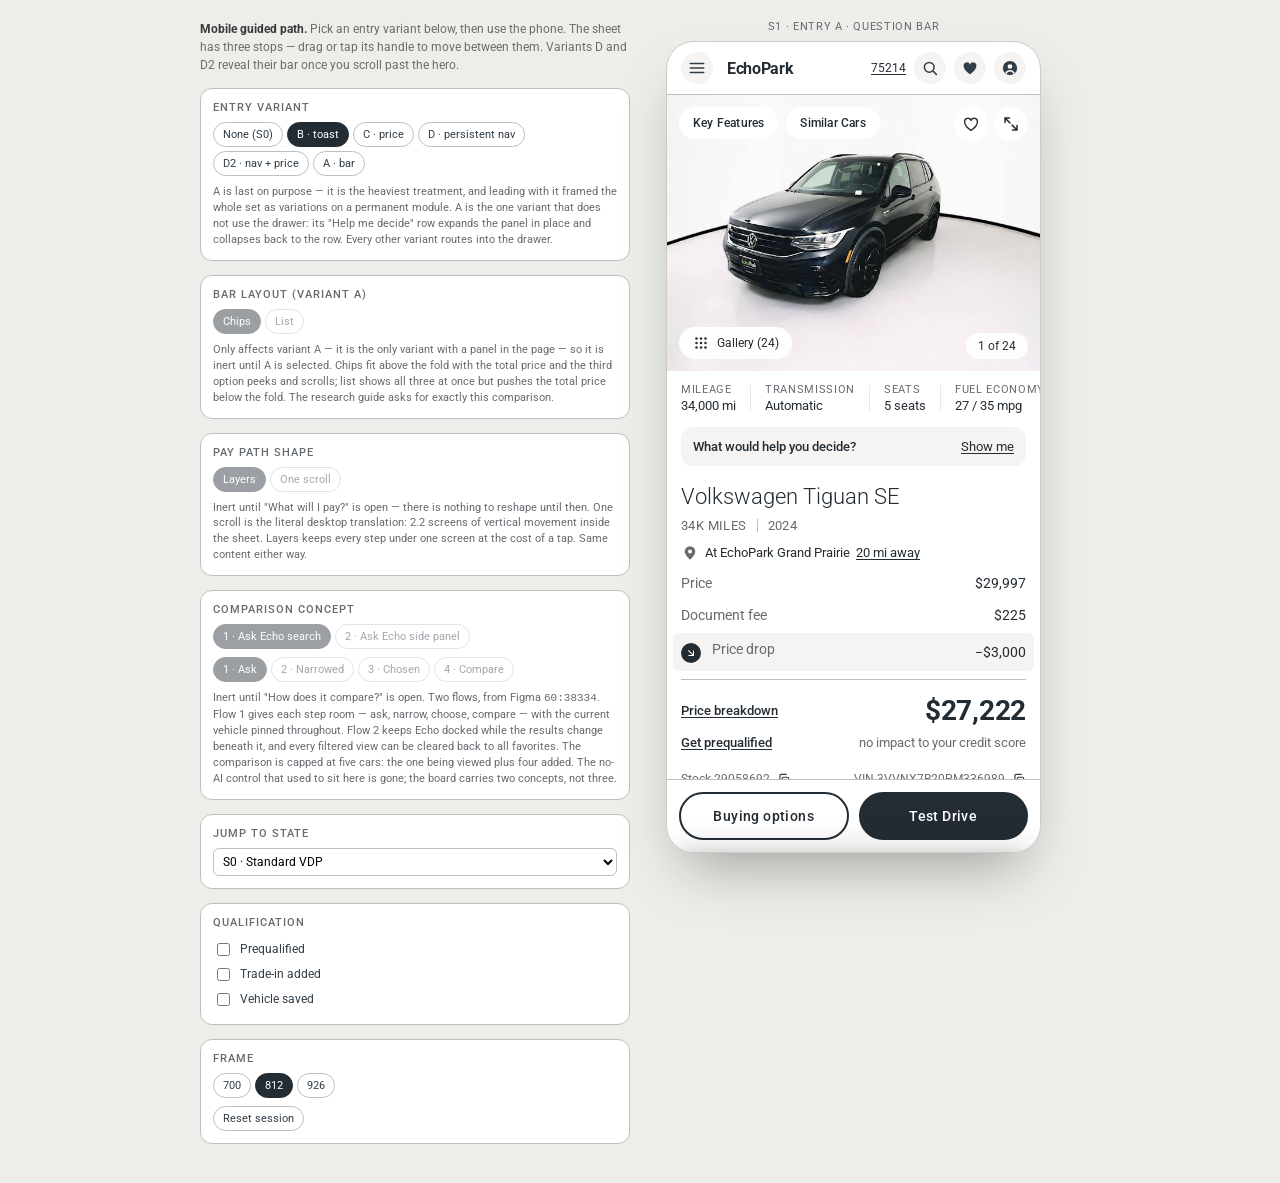
<file: index.html>
<!DOCTYPE html><html lang="en"><head>
<meta charset="UTF-8">
<meta name="viewport" content="width=device-width, initial-scale=1.0">
<title>EchoPark VDP — Mobile Guided Path (v1)</title>
<link rel="preconnect" href="https://fonts.googleapis.com">
<link rel="preconnect" href="https://fonts.gstatic.com" crossorigin>
<link href="https://fonts.googleapis.com/css2?family=Roboto:wght@300;400;500;700&display=swap" rel="stylesheet">
<link rel="stylesheet" href="styles.css">
</head>
<body>

<!-- =========================================================================
     EchoPark VDP 2.0 — Mobile Guided Path · SA-0777 · 27 Aug 2026

     Scope: above the fold only. Below-the-fold is a stub, present solely to
     prove the page does not change length when a path opens.

     Built on mobile-screens/above-01-default-keyfeatures.html. The shell,
     class names, and sheet chrome come from that file so approved work merges
     back without a rename pass. What is new here is the guided-path module,
     the three entry variants, and the three-snap sheet.

     Shopper-facing copy follows
     ~/Documents/Editorial Templates/Designer Voice/Humanizer - Editorial Guidance.md
     — no unearned claims, no system language, choice labels a shopper would say.

     State IDs (S0–S7, P1.x, P2.x, P3.x, G1–G7) match the Codex handoff and the
     state board. Deep-link with ?state=P1.4.
     ====================================================================== -->

<div class="stage">
<aside class="side">
  <div class="pagecap">
    <b>Mobile guided path.</b> Pick an entry variant below, then use the phone.
    The sheet has three stops — drag or tap its handle to move between them.
    Variants D and D2 reveal their bar once you scroll past the hero.
  </div>

  <div class="railrow">
    <h4>Entry variant</h4>
    <div class="seg" id="railEntry">
      <button data-act="entry" data-v="none">None (S0)</button>
      <button data-act="entry" data-v="B" class="on">B · toast</button>
      <button data-act="entry" data-v="C">C · price</button>
      <button data-act="entry" data-v="D">D · persistent nav</button>
      <button data-act="entry" data-v="D2">D2 · nav + price</button>
      <button data-act="entry" data-v="A">A · bar</button>
    </div>
    <div class="railnote">A is last on purpose — it is the heaviest treatment, and leading with
      it framed the whole set as variations on a permanent module. A is the one variant that does
      not use the drawer: its "Help me decide" row expands the panel in place and collapses back
      to the row. Every other variant routes into the drawer.</div>
  </div>

  <div class="railrow">
    <h4>Bar layout (variant A)</h4>
    <div class="seg" id="railLayout">
      <button data-act="layout" data-l="chips" class="on">Chips</button>
      <button data-act="layout" data-l="list">List</button>
    </div>
    <div class="railnote">Only affects variant A — it is the only variant with a panel in the
      page — so it is inert until A is selected. Chips fit above the fold with the total price
      and the third option peeks and scrolls; list shows all three at once but pushes the total
      price below the fold. The research guide asks for exactly this comparison.</div>
  </div>

  <div class="railrow">
    <h4>Pay path shape</h4>
    <div class="seg" id="railPay">
      <button data-act="paymode" data-m="layers" class="on">Layers</button>
      <button data-act="paymode" data-m="scroll">One scroll</button>
    </div>
    <div class="railnote">Inert until "What will I pay?" is open — there is nothing to reshape
      until then. One scroll is the literal desktop translation: 2.2 screens of vertical movement
      inside the sheet. Layers keeps every step under one screen at the cost of a tap. Same
      content either way.</div>
  </div>

  <div class="railrow">
    <h4>Comparison concept</h4>
    <div class="seg" id="railCmp">
      <button data-act="cmp-concept" data-c="1" class="on">1 · Ask Echo search</button>
      <button data-act="cmp-concept" data-c="2">2 · Ask Echo side panel</button>
    </div>
    <div class="seg" id="railCmpScreen" style="margin-top:8px"></div>
    <div class="railnote">Inert until "How does it compare?" is open. Two flows, from Figma
      <code>60:38334</code>. Flow 1 gives each step room — ask, narrow, choose, compare — with the
      current vehicle pinned throughout. Flow 2 keeps Echo docked while the results change beneath
      it, and every filtered view can be cleared back to all favorites. The comparison is capped at
      five cars: the one being viewed plus four added. The no-AI control that used to sit here is
      gone; the board carries two concepts, not three.</div>
  </div>

  <div class="railrow">
    <h4>Jump to state</h4>
    <select id="railState"></select>
  </div>

  <div class="railrow">
    <h4>Qualification</h4>
    <label class="chk"><input type="checkbox" id="cbPrequal"> Prequalified</label>
    <label class="chk"><input type="checkbox" id="cbTrade"> Trade-in added</label>
    <label class="chk"><input type="checkbox" id="cbSaved"> Vehicle saved</label>
  </div>

  <div class="railrow">
    <h4>Frame</h4>
    <div class="seg" id="railH">
      <button data-act="h" data-h="short">700</button>
      <button data-act="h" data-h="" class="on">812</button>
      <button data-act="h" data-h="tall">926</button>
    </div>
    <div style="margin-top:8px"><button data-act="reset">Reset session</button></div>
  </div>
</aside>

<div class="frameWrap">
  <p class="framecap" id="framecap">S1 · entry A · question bar</p>
  <div class="frame" id="frame">

    <!-- ------------------------------------------------------------ mnav -->
    <div class="mnav">
      <div class="mnav-left">
        <span class="ic" data-act="stub" data-msg="Menu" id="icMenu"></span>
        <span class="logo">Echo<b>Park</b></span>
      </div>
      <div class="mnav-right">
        <span class="zip">75214</span>
        <span class="ic" data-act="stub" data-msg="Search" id="icSearch"></span>
        <span class="ic" data-act="stub" data-msg="Saved vehicles" id="icHeart"></span>
        <span class="ic" data-act="stub" data-msg="Account" id="icAccount"></span>
      </div>
    </div>

    <div id="scrollarea">

      <!-- ------------------------------------------------------------ hero -->
      <div class="hero" id="hero">
        <!-- Double-tap the photo to open it full screen — the gesture the DS
             prototype uses. The expand control beside it does the same thing for
             anyone who does not think to try. -->
        <div class="hphotos" id="hphotos" data-act="hero-tap"><img id="heroImg" alt="Vehicle photo" draggable="false"></div>
        <!-- Chips sit over the image, top-left, matching Figma 1:14867 and the DS
             mobile prototype. Putting them below the hero was an unforced change on
             my part; it also cost 33px of a viewport that has none to spare. -->
        <div class="hchips">
          <button class="hpill" id="chipKF" data-act="path" data-p="features" aria-pressed="false">Key Features</button>
          <button class="hpill" data-act="stub" data-msg="Similar Cars is a below-the-fold section — out of scope this round" aria-pressed="false">Similar Cars</button>
        </div>
        <div class="htools">
          <button class="htool" id="favBtn" data-act="save" aria-label="Save this vehicle" aria-pressed="false"></button>
          <button class="htool" id="icExpand" data-act="gallery" aria-label="Expand media"></button>
        </div>
        <!-- Markers stay off until Key Features is opened, so the default hero is
             clean and the dots never read as damage indicators. -->
        <button class="hhot h1" data-act="hot" data-hot="1" hidden>1</button>
        <button class="hhot h2" data-act="hot" data-hot="2" hidden>2</button>
        <button class="hhot h3" data-act="hot" data-hot="3" hidden>3</button>
        <button class="gallerypill" data-act="gallery" id="galleryPill">Gallery (24)</button>
        <!-- No arrows. On a phone you swipe; a pair of chevrons is desktop furniture
             that costs a third of the hero's bottom edge to say what the gesture
             already says. The counter stays, because that is information. -->
        <div class="hpager" id="hpager"><span id="heroCount">1 of 24</span></div>
      </div>

      <!-- Only conditional entries live here now, so at rest this row is not
           rendered at all and the price block moves up. -->
      <!-- The stats ride directly under the hero, above everything else. They are
           the first thing a shopper checks and they cost 60px; putting them below
           the identity block, or below the price block, made the cheapest facts
           on the page the most expensive ones to reach. -->
      <!-- Plain on white, divided by hairlines rather than sitting in grey
           bubbles. The bubbles put a second grey object directly above the
           decide callout, and the two competed for the same read. -->
      <div class="qspecs">
        <div class="qspec"><label>Mileage</label>34,000 mi</div><i></i>
        <div class="qspec"><label>Transmission</label>Automatic</div><i></i>
        <div class="qspec"><label>Seats</label>5 seats</div><i></i>
        <div class="qspec"><label>Fuel economy</label>27 / 35 mpg</div><i></i>
        <div class="qspec"><label>Engine</label>2.0L Turbo</div>
      </div>

      <!-- "Help me decide" is permanent, and it is the one control that opens the
           drawer. It is a full-width row with a chevron rather than a pill
           because a pill reads as a filter chip — something that toggles a view —
           and this expands a panel. The chevron flips while the drawer is open,
           so the control shows its own state. -->
      <div class="modetab" id="modetab" hidden>
        <!-- Two shapes, painted in renderShell(). Variant A is the only one that
             expands a panel in place, so it is the only one that gets the
             chevron; everywhere else this opens the drawer, and a callout with a
             "Show me" link says that honestly. A chevron would promise an
             expansion that never happens. -->
        <div id="helpEntry" hidden></div>
        <!-- Same format as the "What would help you decide?" callout, not a lone
             pill. Both are the page offering the shopper a next move; a pill
             reads as a filter and put the two on different footings. Copy is
             deliberately the third guided question's own words, because it is the
             same destination — how these two entry points should finally relate
             is still open (see the handoff). -->
        <!-- Not a question and not a promo bar. The shopper answered "how does it
             compare?" by saving a car, so this states what they have and offers
             the one action that follows. A row on white beside a grey offer
             cannot be mistaken for a second copy of it. -->
        <button class="cmprow" id="cmpEntry" data-act="path" data-p="compare" hidden>
          <span class="cmprow-copy"><b id="cmpCount">1 saved car</b> · compare with this one</span>
          <span class="ico cmprow-chev"></span>
        </button>
      </div>

      <!-- ------------------------------- guided path · entry variant A (S1) -->
      <div class="gpath" id="gpath" hidden>
        <div class="gtop">
          <div>
            <h3>What would help you decide?</h3>
            <p class="gsub">Start with the question that matters most.</p>
          </div>
          <!-- A chevron, not an ✕. This panel collapses back to the "Help me
               decide" row; it is not dismissed. The control has to say which. -->
          <button class="gx" data-act="decide-open" aria-label="Collapse"><span class="ico gpchev"></span></button>
        </div>
        <div id="gchips"></div>
      </div>

      <!-- ------------------------------------------------------ price block -->
      <!-- Transparent pricing, per Figma 1:4766 / 1:4793. The itemisation is
           visible by default rather than hidden behind a toggle: price, document
           fee, and the price drop are all on the page, and the link into the
           buying flow sits on the same row as the total those lines add up to.
           It reads "Buying options", not "View price details": the destination is
           the same, but once Car Comparison took the sticky-bar slot, the phrase
           the shoppers and the client both use for this flow had disappeared from
           the page entirely. -->
      <div class="pblock">
        <h2>Volkswagen Tiguan SE</h2>
        <div class="idrow"><span>34K MILES</span><i></i><span>2024</span></div>
        <div class="mloc"><span class="ico locpin" id="locPin"></span>At EchoPark Grand Prairie <a data-act="location">20 mi away</a></div>


        <div class="prices">
          <div class="pr"><span>Price</span><span class="v">$29,997</span></div>
          <div class="pr"><span>Document fee</span><span class="v">$225</span></div>
          <div class="pr drop"><span><i class="dropmark" id="icDrop"></i> Price drop</span><span class="v">−$3,000</span></div>
          <div class="pr plans" id="prPlans" hidden><span>Protection plans</span><span class="v" id="prPlansVal"></span></div>
        </div>

        <!-- "Price breakdown", not "Buying options" — Buying options is the
             footer button, and two controls with one name is a trap. Same visual
             strength as Get prequalified below it: they are peers, and the total
             beside it is the only thing on this row that should shout. -->
        <button class="totalrow" data-act="breakdown-entry">
          <span class="tlabel">Price breakdown</span><span class="tval" id="vdpTotal">$27,222</span>
        </button>

        <div class="prequalrow">
          <a data-act="prequal-entry">Get prequalified</a><span>no impact to your credit score</span>
        </div>


        <!-- return state (S6 / P1.8): what the path leaves behind -->
        <div class="pterms" id="pterms" hidden></div>

        <!-- guided path · entry variant C (S4) -->
        <div class="gcallout" id="gcallout" hidden>
          <span><b>What would help you decide?</b></span>
          <button data-act="showme-c">Show me</button>
        </div>

        <!-- Both values are things a shopper reads out to someone else, so both
             are copyable. No rule underneath: the row above already closes the
             price block, and a second line here was two edges in 12px. -->
        <div class="stockline">
          <button class="copyval" data-act="copy" data-v="29058692">
            <span>Stock 29058692</span><span class="ico copyico"></span></button>
          <button class="copyval" data-act="copy" data-v="3VVNX7B20PM336989">
            <span>VIN 3VVNX7B20PM336989</span><span class="ico copyico"></span></button>
        </div>
        <p class="legal">In Texas, price excludes required taxes, tag, title and includes a
          $225 documentary fee.</p>
      </div>


      <!-- The service contract trades places with the stats. It is an offer, not a
           fact about the car, so it reads better after the price it modifies. -->
      <div class="service">
        <div class="sinfo">
          <b>Vehicle Service Contract</b>
          <span>Optional repair coverage &nbsp;+$48/mo</span>
        </div>
        <button id="vscAdd" data-act="vsc-add">Add</button>
      </div>

      <!-- ------------------------------------------- below the fold (notice) -->
      <!-- One block, not five section-shaped stubs. The stubs read as real
           sections that happened to be empty, and stakeholders could not be
           expected to tell the difference. This states the position plainly. -->
      <div class="btf" id="m-below">
        <div class="btfnotice">
          <h3>Below the fold is still in progress</h3>
          <p>This round covers the above-the-fold experience and the guided decision
             paths. The sections planned below — vehicle highlights, the important
             stuff, key features and specs, ride protection, EchoPark Promise and
             similar cars — are still being worked through and are deliberately not
             represented here.</p>
          <p class="why">Nothing below this point is designed yet, so nothing here is
             clickable.</p>
        </div>
      </div>
    </div>

    <!-- ------------------------- guided path · entry variant D · persistent nav -->
    <!-- Extends the existing .jumpnav component from mobile-screens. It appears once
         the hero scrolls past and stays. Two halves: where you are, and what would
         help you decide. Costs nothing above the fold, and it answers the complaint
         that mobile shopping becomes blind swiping. -->
    <div class="pnav" id="pnav">
      <!-- D  — where you are + what would help you decide
           D2 — CarMax's model adapted: identity and price ride along too. We do not
                repeat the primary action here the way CarMax does, because our sticky
                bottom bar already holds it; duplicating it would spend 56px to say
                the same thing twice. -->
      <!-- D and D2 are the same component. Two slots: a text control on the left
           with a chevron, and one pill on the right. D2's only difference is what
           the left slot says — identity and price instead of the section you are
           in. It had drifted into its own vocabulary (plain text plus a small
           bordered "Go to" chip), which made moving between the two variants feel
           like moving between two design systems. -->
      <button class="pnav-where" id="pnavId" data-act="pnav-goto" hidden>
        <span class="pnav-label"><span class="pnav-name">Volkswagen Tiguan SE</span>
          <span class="pnav-price">$27,222</span></span>
        <span class="pnav-chev"></span>
      </button>
      <button class="pnav-where" id="pnavWhere" data-act="pnav-jump">
        <span class="pnav-label" id="pnavSection">Vehicle Highlights</span>
        <span class="pnav-chev"></span>
      </button>
      <button class="pnav-decide" data-act="pnav-decide">Help me decide</button>
    </div>

    <!-- ---------------------------------- guided path · entry variant B (S2) -->
    <!-- An actual toast: one line, one action, dismissible, sitting above the
         sticky bar. It is a nudge toward the drawer, not the drawer itself —
         opening the sheet on a timer was the thing that read wrong. The "Help me
         decide" row stays at the top of the page underneath it; the toast is a
         second way in, not the only one. -->
    <div class="gtoast" id="gtoast" role="status">
      <button class="gtoastmain" data-act="toast-open">
        <span class="gtmsg"><b>Not sure where to start?</b>
          Three questions about cost, fit, and how it compares.</span>
        <span class="ico gtchev"></span>
      </button>
      <button class="gtx" data-act="dismiss" aria-label="Dismiss"><span class="ico"></span></button>
    </div>


    <!-- -------------------------------------------------------- sticky bar -->
    <div class="stickybar">
      <!-- Buying options on the VDP itself. Car Comparison is the gallery's
           secondary action, not this one — the two were briefly conflated. -->
      <button class="btn ghost" data-act="path" data-p="pay">Buying options</button>
      <button class="btn primary" data-act="testdrive">Test Drive</button>
    </div>

    <!-- ------------------------------------------------------------- sheet -->
    <div class="scrim" id="scrim" data-act="close"></div>

    <div class="sheet" id="sheet" data-snap="peek" role="dialog" aria-modal="true" aria-labelledby="sheetTitle">
      <div class="handlehit" id="handlehit" data-act="cycle"><div class="handle"></div></div>
      <div class="shead">
        <div style="min-width:0">
          <button class="sback" id="sback" data-act="pop" hidden></button>
          <h2 id="sheetTitle">—</h2>
          <p class="ssub" id="sheetSub"></p>
        </div>
        <div style="display:flex;align-items:center;gap:10px">
          <!-- A slot for a screen-level action beside the close. Concept C is the
               only thing using it: its Echo dock owns the bottom of the screen,
               so Compare has nowhere to sit down there. -->
          <button class="sact" id="sheetAction" hidden></button>
          <button class="sx" data-act="close" aria-label="Close"><span class="ico" id="sxIcon"></span></button>
        </div>
      </div>
      <div class="stack" id="stack">
        <div class="screen s0"><div class="sbody" id="sbody0"></div></div>
        <div class="screen s1"><div class="sbody" id="sbody1"></div></div>
      </div>
      <div class="sfoot" id="sfoot" hidden></div>
    </div>

    <!-- ------------------------------------------------- full-screen viewer -->
    <!-- Lifted from echopark-vdp-mobile-prototype_3.html rather than rebuilt.
         Tapping the large frame or its expand control opens it; it returns to
         wherever it was opened from. -->
    <div class="viewer" id="viewer" role="dialog" aria-modal="true" aria-label="Full-screen media">
      <div class="viewertop">
        <span id="viewerTitle">Exterior</span>
        <button class="viewerclose" type="button" data-act="viewer-close" aria-label="Close full screen">
          <svg width="24" height="24" viewBox="0 0 24 24" fill="none"><path d="M6 6l12 12M18 6L6 18" stroke="#fff" stroke-width="2" stroke-linecap="round"/></svg>
        </button>
      </div>
      <div class="viewerstage" id="viewerStage"></div>
      <!-- Swipe here too, same reasoning as the hero. -->
      <div class="viewerbottom">
        <span class="viewercount" id="viewerCount">1 / 24</span>
      </div>
    </div>


  </div>
</div>
</div>

<script>
/* ---------------------------------------------------------------- icons ---
   Real artwork, not glyphs. Sources:
     · Design System/echopark-vdp-mobile-prototype_3.html — the DS inline SVGs
     · mobile-guided-path/assets/*.svg — Figma exports (price-drop arrow, check)
   Every icon inherits currentColor so it takes the colour of its context.
   GAP: there is no Echo mark in either source. The chat affordance uses a plain
   disc until a real one is exported — flagged rather than invented.
   ------------------------------------------------------------------------ */
const ICON = {
  "copy": "<svg viewBox=\"0 0 24 24\" fill=\"none\"><rect x=\"9\" y=\"9\" width=\"11\" height=\"11\" rx=\"2\" stroke=\"currentColor\" stroke-width=\"2\"/><path d=\"M5 15V6a2 2 0 0 1 2-2h9\" stroke=\"currentColor\" stroke-width=\"2\" stroke-linecap=\"round\"/></svg>",
  "chevright": "<svg viewBox=\"0 0 24 24\" fill=\"none\"><path d=\"M9.25 5.5 14.75 12l-5.5 6.5\" stroke=\"currentColor\" stroke-width=\"2\" stroke-linecap=\"round\" stroke-linejoin=\"round\"/></svg>",
  "mic": "<svg viewBox=\"0 0 24 24\" fill=\"none\"><rect x=\"9\" y=\"3\" width=\"6\" height=\"11\" rx=\"3\" stroke=\"currentColor\" stroke-width=\"1.8\"/><path d=\"M6 11a6 6 0 0 0 12 0M12 17v4M9 21h6\" stroke=\"currentColor\" stroke-width=\"1.8\" stroke-linecap=\"round\"/></svg>",
  "chevup": "<svg viewBox=\"0 0 24 24\" fill=\"none\"><path d=\"M5.5 14.75 12 9.25l6.5 5.5\" stroke=\"currentColor\" stroke-width=\"2\" stroke-linecap=\"round\" stroke-linejoin=\"round\"/></svg>",
  "chevdown": "<svg viewBox=\"0 0 24 24\" fill=\"none\"><path d=\"M5.5 9.25 12 14.75l6.5-5.5\" stroke=\"currentColor\" stroke-width=\"2\" stroke-linecap=\"round\" stroke-linejoin=\"round\"/></svg>",
  "chevleft": "<svg viewBox=\"0 0 24 24\" fill=\"none\"><path d=\"M14.75 5.5 9.25 12l5.5 6.5\" stroke=\"currentColor\" stroke-width=\"2\" stroke-linecap=\"round\" stroke-linejoin=\"round\"/></svg>",
  "chevright": "<svg viewBox=\"0 0 24 24\" fill=\"none\"><path d=\"M9.25 5.5 14.75 12l-5.5 6.5\" stroke=\"currentColor\" stroke-width=\"2\" stroke-linecap=\"round\" stroke-linejoin=\"round\"/></svg>",
  "menu": "<svg viewBox=\"0 0 24 24\" fill=\"none\"><path d=\"M3 6h18M3 12h18M3 18h18\" stroke=\"currentColor\" stroke-width=\"2\" stroke-linecap=\"round\"/></svg>",
  "pin": "<svg viewBox=\"0 0 24 24\"><path d=\"M12 21s7-6.03 7-11a7 7 0 1 0-14 0c0 4.97 7 11 7 11Z\" fill=\"#006FA6\"/><circle cx=\"12\" cy=\"10\" r=\"2.6\" fill=\"#fff\"/></svg>",
  "heartline": "<svg viewBox=\"0 0 24 24\" fill=\"none\"><path d=\"M12 20.5S3.5 15 3.5 9.4A4.4 4.4 0 0 1 12 7.3a4.4 4.4 0 0 1 8.5 2.1c0 5.6-8.5 11.1-8.5 11.1Z\" stroke=\"currentColor\" stroke-width=\"1.8\" stroke-linejoin=\"round\"/></svg>",
  "heart": "<svg viewBox=\"0 0 24 24\"><path d=\"M12 20.5S3.5 15 3.5 9.4A4.4 4.4 0 0 1 12 7.3a4.4 4.4 0 0 1 8.5 2.1c0 5.6-8.5 11.1-8.5 11.1Z\" fill=\"currentColor\"/></svg>",
  "account": "<svg viewBox=\"0 0 24 24\"><circle cx=\"12\" cy=\"12\" r=\"9.5\" fill=\"currentColor\"/><circle cx=\"12\" cy=\"10\" r=\"3.1\" fill=\"#fff\"/><path d=\"M6.6 19.2a6 6 0 0 1 10.8 0\" stroke=\"#fff\" stroke-width=\"2\" fill=\"none\"/></svg>",
  "share": "<svg width=\"15\" height=\"15\" viewBox=\"0 0 24 24\" fill=\"none\"><path d=\"M12 16V4m0 0L7.5 8.5M12 4l4.5 4.5\" stroke=\"currentColor\" stroke-width=\"2\" stroke-linecap=\"round\"/><path d=\"M5 14v4.5A1.5 1.5 0 0 0 6.5 20h11a1.5 1.5 0 0 0 1.5-1.5V14\" stroke=\"currentColor\" stroke-width=\"2\" stroke-linecap=\"round\"/></svg>",
  "print": "<svg width=\"15\" height=\"15\" viewBox=\"0 0 24 24\" fill=\"none\"><path d=\"M7 9V4h10v5\" stroke=\"currentColor\" stroke-width=\"2\"/><rect x=\"4\" y=\"9\" width=\"16\" height=\"7\" rx=\"1.5\" stroke=\"currentColor\" stroke-width=\"2\"/><path d=\"M7 14h10v6H7z\" stroke=\"currentColor\" stroke-width=\"2\"/></svg>",
  "expand": "<svg width=\"15\" height=\"15\" viewBox=\"0 0 24 24\" fill=\"none\"><path d=\"M4 10V4h6M20 14v6h-6M4 4l6.5 6.5M20 20l-6.5-6.5\" stroke=\"currentColor\" stroke-width=\"2\" stroke-linecap=\"round\"/></svg>",
  "grid": "<svg width=\"13\" height=\"13\" viewBox=\"0 0 24 24\"><g fill=\"currentColor\"><circle cx=\"6\" cy=\"6\" r=\"1.7\"/><circle cx=\"12\" cy=\"6\" r=\"1.7\"/><circle cx=\"18\" cy=\"6\" r=\"1.7\"/><circle cx=\"6\" cy=\"12\" r=\"1.7\"/><circle cx=\"12\" cy=\"12\" r=\"1.7\"/><circle cx=\"18\" cy=\"12\" r=\"1.7\"/><circle cx=\"6\" cy=\"18\" r=\"1.7\"/><circle cx=\"12\" cy=\"18\" r=\"1.7\"/><circle cx=\"18\" cy=\"18\" r=\"1.7\"/></g></svg>",
  "prev": "<svg width=\"20\" height=\"20\" viewBox=\"0 0 24 24\" fill=\"none\"><path d=\"M19 12H6M11 5.5 5.5 12 11 18.5\" stroke=\"currentColor\" stroke-width=\"2\" stroke-linecap=\"round\" stroke-linejoin=\"round\"/></svg>",
  "next": "<svg width=\"20\" height=\"20\" viewBox=\"0 0 24 24\" fill=\"none\"><path d=\"M5 12h13M13 5.5 18.5 12 13 18.5\" stroke=\"currentColor\" stroke-width=\"2\" stroke-linecap=\"round\" stroke-linejoin=\"round\"/></svg>",
  "close": "<svg width=\"22\" height=\"22\" viewBox=\"0 0 24 24\" fill=\"none\"><path d=\"M6 6l12 12M18 6L6 18\" stroke=\"currentColor\" stroke-width=\"2\" stroke-linecap=\"round\"/></svg>",
  "arrow": "<svg width=\"20\" height=\"20\" viewBox=\"0 0 24 24\" fill=\"none\"><path d=\"M5 12h13M13 6.5 18.5 12 13 17.5\" stroke=\"currentColor\" stroke-width=\"2\" stroke-linecap=\"round\" stroke-linejoin=\"round\"/></svg>",
  "pricedrop": "<svg viewBox=\"0 0 24 24\" fill=\"none\" aria-hidden=\"true\"><path d=\"M14.59 16.004L5.982 7.397L7.396 5.983L16.003 14.589V7.004H18.003V18.004H7.003V16.004H14.59Z\" fill=\"currentColor\"/></svg>",
  "check": "<svg viewBox=\"0 0 14 10\" fill=\"none\" aria-hidden=\"true\"><path fill-rule=\"evenodd\" clip-rule=\"evenodd\" d=\"M11.8831 0L4.74961 6.27552L2.11687 3.95944L0 5.82168L2.63274 8.13776L4.74961 10L14 1.86225L11.8831 0Z\" fill=\"currentColor\"/></svg>",
  "search": "<svg viewBox=\"0 0 24 24\" fill=\"none\"><circle cx=\"11\" cy=\"11\" r=\"6.5\" stroke=\"currentColor\" stroke-width=\"2\"/><path d=\"m16 16 4.5 4.5\" stroke=\"currentColor\" stroke-width=\"2\" stroke-linecap=\"round\"/></svg>"
};
const ico = (k,cls) => `<span class="ico ${cls||''}">${ICON[k]||''}</span>`;

/* ===========================================================================
   State
   =========================================================================*/
const S = {
  entry:'B',            // none | A | B | C | D | D2 — B leads the rail now
  dismissed:false,
  saved:false,
  prequal:false,
  tradein:false,
  plans:{vsc:false, gap:false, dent:false},
  path:null,            // pay | fit | compare | gallery | feature | testdrive | location
  snap:'peek',
  pushed:false,
  fitStage:0,           // 0 default · 1 answered · 2 asked back · 3 typed
  fitContext:null,
  fitOpen:null,
  barLayout:'chips',
  payMode:'layers',
  payDoor:null,   // 'scroll' = one long sheet · 'layers' = answer-first doors
  featureName:null,
  hotspots:false,       // hero markers — set by Key Features, and they stay on
  heroIndex:0,             // which of the 24 hero photos is showing
  galleryCat:'exterior',   // exterior | interior | undercarriage
  galleryIndex:0,          // 0 = the 360° lead, 1..count = stills
  viewerOpen:false, viewerCat:'exterior', viewerIndex:0, viewerReturn:null,
  /* NOT S.cmp — that is already the array of selected car ids, 20 references
     deep. The handoff proposed S.cmp for the concept; in this host that name is
     taken. */
  cmpConcept:'1',       // 1 · Ask Echo search · 2 · Ask Echo side panel
  cmpScreen:1,          // 1..4 within the chosen concept
  cmp:[],               // ids of added cars
  tdStep:0,
  stateId:'S1'
};

/* --------------------------------------------------------------- numbers  */
/* Reconciled to the mobile VDP price block, not the desktop drawer frames —
   those describe a different vehicle ($33,897). See §12.8 of the handoff. */
const N = {
  vehicle:29997, reduction:3000, doc:225,
  taxes:1931, tagTitle:212,
  down:2500, tradeValue:12400, tradePayoff:4800,
  apr:0.079, months:72
};
N.totalPrice   = N.vehicle - N.reduction + N.doc;                 // 27,222
N.totalCost    = N.totalPrice + N.taxes + N.tagTitle;             // 29,365
/* ------------------------------------------------------------------ photos ---
   The five sample photographs from echopark-vdp-mobile-prototype_3.html, byte
   for byte. They cycle to fill the 24 slots the pager advertises — the same
   thing the DS prototype does. They are here so the controls that sit on the
   photo can be judged against a real image: the .94 white pills read very
   differently over a grey rectangle than over a dark quarter panel.
   ---------------------------------------------------------------------------- */
const HERO_IMAGES = ["[data-uri]"];
const HERO_TOTAL = 24;
const heroSrc = i => HERO_IMAGES[((i % HERO_IMAGES.length) + HERO_IMAGES.length) % HERO_IMAGES.length];

/* One photograph, in one place: the hero. It exists so the .94 white pills that
   sit on it can be judged against a real image rather than a grey rectangle.
   Everywhere else — gallery, thumbnails, the expanded viewer — is a plain block
   until real photography arrives for the full set. Five sample shots cycling
   through 24 slots at three different sizes read as a bug, and invited comments
   about the photography rather than the design. */
const GALLERY_PHOTOS = false;

/* Counts match the hero pager: 23 exterior stills plus the 360° lead is the
   "24 photos" the Gallery pill advertises. Interior and undercarriage carry
   their own sets, which is why the category tabs exist at all. */
const GALLERY = {
  exterior:     {label:'Exterior',      count:23, lead:'360\u00B0 view'},
  interior:     {label:'Interior',      count:14, lead:'360\u00B0 view'},
  undercarriage:{label:'Undercarriage', count:6,  lead:'photo'}
};
const galleryTotal = cat => GALLERY[cat].count + 1;

const PLANS = {
  vsc :{name:'Vehicle service contract', mo:48},
  gap :{name:'GAP protection',           mo:12},
  dent:{name:'Dent protection',          mo:11}
};
const money = n => '$' + Math.round(n).toLocaleString('en-US');
const PAY_LAYERS = {};   // filled by renderPay, read by the door actions

function financed(){
  let base = N.totalCost;
  if (S.tradein) base += -N.tradeValue + N.tradePayoff;
  if (S.prequal) base -= N.down;
  return Math.max(base, 0);
}
function monthly(){
  const r = N.apr/12, n = N.months, p = financed();
  const base = p * r / (1 - Math.pow(1+r, -n));
  return base + planMonthly();
}
function planMonthly(){
  return Object.keys(PLANS).reduce((a,k)=> a + (S.plans[k] ? PLANS[k].mo : 0), 0);
}

/* --------------------------------------------------------------- content  */
const QUESTIONS = [
  {id:'pay',     label:'What will I pay?'},
  {id:'fit',     label:'Does it fit my needs?'},
  {id:'compare', label:'How does it compare?'}
];

const CARS = [
  {id:'c1', name:'2023 Honda CR-V EX',           meta:'41K mi · $28,410', why:'More cargo room behind the second row, at a lower total price.',  src:['similar','saved']},
  {id:'c2', name:'2024 Toyota RAV4 XLE',         meta:'29K mi · $30,995', why:'Newer with fewer miles, and the strongest resale record in this group.', src:['similar']},
  {id:'c3', name:'2023 Mazda CX-5 Carbon',       meta:'36K mi · $27,880', why:'Closest price to the Tiguan, with a higher standard equipment level.', src:['similar','saved']},
  {id:'c4', name:'2024 Subaru Forester Premium', meta:'22K mi · $29,240', why:'All-wheel drive comes standard, and it has the lowest mileage here.', src:['similar']},
  {id:'c5', name:'2022 Nissan Rogue SV',         meta:'48K mi · $23,995', why:'The lowest price in this group, with more miles on it.',            src:['similar']},
  {id:'c6', name:'2024 Hyundai Tucson SEL',      meta:'31K mi · $27,150', why:'Similar size and price, with a longer remaining factory warranty.', src:['similar','saved']}
];

/* ===========================================================================
   Shell rendering
   =========================================================================*/
const $  = s => document.querySelector(s);
const $$ = s => Array.from(document.querySelectorAll(s));

function chipSummary(id){
  if (id==='pay')     return S.prequal ? money(monthly())+'/mo' : null;
  if (id==='fit')     return S.fitStage>=3 ? 'Fits 3–4 · strollers' : null;
  if (id==='compare') return S.cmp.length ? S.cmp.length+(S.cmp.length===1?' car':' cars') : null;
  return null;
}

function renderChips(){
  const el = $('#gchips');
  if (S.barLayout === 'list'){
    /* All three visible at once — the desktop Concept A panel translated straight
       down. Costs about 120px more than chips, which pushes the total price below
       the fold at 812. That trade-off is the point of the variant. */
    el.className = 'glist';
    el.innerHTML = QUESTIONS.map(q=>{
      const sum = chipSummary(q.id);
      return `<button class="gp-row ${S.path===q.id?'on':''}" data-act="path" data-p="${q.id}">
        <span>${sum?'<span class="tick">'+ICON.check+'</span> ':''}${q.label}${sum?` <span class="sum">${sum}</span>`:''}</span>
        <span class="chev">${ICON.arrow}</span></button>`;
    }).join('') + `<button class="gp-row quiet" data-act="path" data-p="fit">
        <span>Ask Echo — tell Echo what matters to you</span><span class="chev">${ICON.arrow}</span></button>`;
  } else {
    /* Compact row. The third option peeks past the right edge and the fade marks
       it scrollable, rather than being cut flush where it would read as missing. */
    el.className = 'grow';
    el.innerHTML = QUESTIONS.map(q=>{
      const sum = chipSummary(q.id);
      return `<button class="gp-chip ${S.path===q.id?'on':''}" data-act="path" data-p="${q.id}">
        ${sum ? ICON.check : ''}<span>${q.label}</span>
        ${sum ? `<span class="sum">${sum}</span>` : ''}
      </button>`;
    }).join('') + `<button class="gp-echo" data-act="path" data-p="fit" title="Ask Echo" aria-label="Ask Echo">💬</button>`;
  }
}

/* A rail control is live only in the scenario it actually changes. Dimmed and
   inert otherwise — a switch that moves but does nothing is worse than one you
   cannot reach, because it makes the reviewer doubt the whole panel.
     · Bar layout — variant A's inline module is the only thing it changes.
     · Pay path   — only has an effect inside the open "What will I pay?" sheet.
   This has to run wherever those preconditions change, not just in renderShell():
   opening the pay sheet goes through render(), which is how the pay control ended
   up dimmed with the sheet sitting open in front of it. */
function syncRail(){
  const rl = $('#railLayout'); if (rl) rl.classList.toggle('inactive', S.entry!=='A');
  const rp = $('#railPay');    if (rp) rp.classList.toggle('inactive', S.path!=='pay');

  const rc = $('#railCmp'), rs = $('#railCmpScreen');
  if (rc){
    const live = S.path === 'compare';
    rc.classList.toggle('inactive', !live);
    rs.classList.toggle('inactive', !live);
    $$('#railCmp button').forEach(b=>b.classList.toggle('on', b.dataset.c===S.cmpConcept));
    /* The screen labels are concept-specific — "Empty / One added / Two added"
       for A, "Prompt / Ranked / …" for B — so the row is rebuilt, not just
       re-flagged. */
    const names = (CONCEPTS[S.cmpConcept]||CONCEPTS['1']).names;
    rs.innerHTML = names.map((nm,i)=>
      `<button data-act="cmp-screen" data-n="${i+1}" class="${S.cmpScreen===i+1?'on':''}">${i+1} · ${nm}</button>`).join('');
  }
}

function renderShell(){
  /* Variant A's inline module and the drawer carry the same three questions, so
     they never appear together — the module stands down while the drawer is up. */
  const showBar = S.entry==='A' && !S.dismissed && S.path!=='decide';
  $('#gpath').hidden    = !showBar;
  const navOn = (S.entry==='D' || S.entry==='D2') && !S.dismissed;
  $('#pnav').classList.toggle('enabled', navOn);
  $('#pnav').classList.toggle('d2', S.entry==='D2');
  /* One left slot or the other, never both; the pill is always there. */
  $('#pnavId').hidden    = S.entry!=='D2';
  $('#pnavWhere').hidden = S.entry==='D2';
  $('#pnav').querySelector('.pnav-decide').hidden = false;
  $('#pnavId').querySelector('.pnav-price').textContent =
    S.prequal ? money(monthly())+'/mo' : money(N.totalPrice);
  $('#gcallout').hidden = !(S.entry==='C' && !S.dismissed);
  /* The decide control is permanent, but it means two different things.
       · Variant A owns a panel in the page, so the row IS that panel's collapsed
         state: expanding shows the module in place, collapsing returns to the
         row. No drawer — the whole point of A is that the questions live on the
         page, and routing it to a sheet would erase what separates A from every
         other variant.
       · Every other variant has no panel, so the row opens the drawer. */
  /* The row never doubles up with a variant's own entry treatment. C's price
     callout asks the same question in the same words; showing both is the kind of
     redundancy that makes a set of variants look like an accident rather than a
     comparison. A hides it while its module is expanded, for the same reason. */
  const he = $('#helpEntry');
  he.hidden = S.entry==='none' || S.entry==='C' || (S.entry==='A' && showBar);
  if (!he.hidden){
    if (S.entry==='A'){
      /* The bar concept: this row is the panel's collapsed half, so it carries a
         chevron and expands in place. */
      he.className = 'deciderow';
      he.setAttribute('role','button');
      he.dataset.act = 'decide-open';
      he.setAttribute('aria-expanded','false');
      he.innerHTML = illo('experience-guide','illo-sm') +
                     '<span>Help me decide</span><span class="ico dchev">' + ICON.chevdown + '</span>';
    } else {
      /* Everywhere else it opens the drawer. Same callout format as the price
         entry — the question in full, and a link that says what happens. */
      he.className = 'gcallout decidecallout';
      he.removeAttribute('role');
      he.removeAttribute('data-act');
      he.removeAttribute('aria-expanded');
      he.innerHTML = illo('experience-guide','illo-sm') +
                     '<span><b>What would help you decide?</b></span>' +
                     '<button data-act="decide-open">Show me</button>';
    }
  }
  /* One guided offer on the page at a time. The saved-car comparison callout and
     the decide entry are the same object saying the same thing in the same
     words — stacked, they read as a duplicated component rather than two
     choices, and "Show me" twice gives no reason to pick either. The specific
     offer defers to the general one, because "How does it compare?" is already
     the third question inside it. So this appears only when nothing else is
     offering: the price callout's variant, or A with its panel expanded. */
  const decideShowing = !$('#helpEntry').hidden || !$('#gcallout').hidden;
  $('#cmpEntry').hidden  = !S.saved || decideShowing;
  if (!$('#cmpEntry').hidden){
    /* One saved car is the state this prototype models; the string is built
       rather than hard-coded so a real count drops straight in. */
    const n = S.savedCount || 1;
    $('#cmpCount').textContent = n + (n===1 ? ' saved car' : ' saved cars');
  }
  $('#modetab').hidden   = $('#helpEntry').hidden && $('#cmpEntry').hidden;

  /* Variant B used to float a card over the page. It is the drawer now: the same
     sheet every other guided screen uses, carrying the same three questions. One
     mechanic, one place answers appear — and the row above launches the same
     drawer by hand, so the delayed appearance is a shortcut rather than the only
     way in. Placeholder rules unchanged: 6s, once per session, suppressed once
     dismissed. */
  if (S.entry==='B' && !S.dismissed && !S.path && !toastShown){
    clearTimeout(toastTimer);
    /* 2.5s, not 6. Six seconds is long enough that the toast lands after the
       shopper has already started reading, which is when an interruption is most
       annoying; arriving while the page is still settling reads as part of it. */
    toastTimer = setTimeout(()=>{
      if (S.entry==='B' && !S.dismissed && !S.path){
        toastShown = true; $('#gtoast').classList.add('show'); setState('S2');
      }
    }, 2500);
  } else if (S.path || S.dismissed){
    $('#gtoast').classList.remove('show');
  }

  // the VDP price block and the pay path share one protection state
  // A selected plan joins the itemised list, so the page keeps adding up.
  const added = Object.keys(PLANS).filter(k=>S.plans[k]);
  $('#prPlans').hidden = !added.length;
  if (added.length) $('#prPlansVal').textContent = '+' + money(planMonthly()) + '/mo';
  const vsc = $('#vscAdd');
  /* Add / Remove, matching desktop. "Added" states the status but leaves the
     shopper guessing what tapping it does; the control should name its action. */
  vsc.textContent = S.plans.vsc ? 'Remove' : 'Add';
  vsc.classList.toggle('added', !!S.plans.vsc);

  // These are peers at rest. Key Features is filled only while its panel is open —
  // a permanently filled chip reads as a stuck toggle when nothing is toggled.
  $('#chipKF').setAttribute('aria-pressed', S.hotspots ? 'true' : 'false');

  /* Outline when it is an offer, filled when it is a fact. Colour used to carry
     this — the saved heart went red — and greyscale took that away without
     replacing it, so the control looked saved before anyone had saved anything. */
  $('#favBtn').innerHTML = S.saved ? ICON.heart : ICON.heartline;
  $('#favBtn').setAttribute('aria-pressed', S.saved ? 'true':'false');
  $('#favBtn').setAttribute('aria-label', S.saved ? 'Saved — tap to remove' : 'Save this vehicle');

  // return state left behind by Path 1
  const pt = $('#pterms');
  if (S.prequal){
    pt.hidden = false;
    pt.innerHTML = `<span class="flag">Terms available</span>
      <span style="margin-left:8px">${money(monthly())}/mo · ${N.months} months · ${(N.apr*100).toFixed(1)}% APR (est.)</span>`;
  } else pt.hidden = true;

  renderChips();
  $('#cbPrequal').checked = S.prequal;
  $('#cbTrade').checked   = S.tradein;
  $('#cbSaved').checked   = S.saved;
  $$('#railEntry button').forEach(b=>b.classList.toggle('on', b.dataset.v===S.entry));
  syncRail();
  $('#framecap').textContent = capFor();
}

let toastTimer=null, toastShown=false;

function capFor(){
  const names = {
    S0:'S0 · standard VDP', S1:'S1 · entry A · question bar', S2:'S2 · entry B · hero toast',
    S3:'S3 · entry B · toast opened the drawer', S4:'S4 · entry C · price callout', S5:'S5 · dismissed',
    S6:'S6 · return · answered', S7:'S7 · saved'
  };
  if (S.path==='pay')     return 'P1 · What will I pay?' + (S.snap==='peek'?' · peek':' · full');
  if (S.path==='fit')     return 'P2.'+S.fitStage+' · Does it fit my needs?';
  if (S.path==='compare') return 'P3.' + S.cmpConcept + S.cmpScreen + ' · ' + (CONCEPTS[S.cmpConcept]||CONCEPTS['1']).label + ' · ' + (CONCEPTS[S.cmpConcept]||CONCEPTS['1']).names[S.cmpScreen-1];
  if (S.path==='goto')    return 'S10 · persistent nav + price · go to';
  if (S.path==='decide')  return 'S8 · persistent nav · decide';
  if (S.path==='jump')    return 'S9 · persistent nav · jump to a section';
  if (S.viewerOpen) return 'G1b · expanded view';
  if (S.path==='gallery') return 'G1 · gallery';
  if (S.path==='features')return 'G2 · key features and installed upgrades';
  if (S.path==='feature') return 'G3 · feature detail';
  if (S.path==='location')return 'G4 · location and availability';
  if (S.path==='testdrive')return 'G'+(5+S.tdStep)+' · test drive · step '+(S.tdStep+1);
  return names[S.stateId] || S.stateId;
}
function setState(id){ S.stateId=id; $('#framecap').textContent = capFor(); }

/* ===========================================================================
   Sheet plumbing — three snaps, two stacked screens
   =========================================================================*/
/* Every guided path opens at full height. Peek was an idea about answering the
   question before the shopper does any work; in practice a half-open sheet reads
   as an accident on every one of them, and the inconsistency between paths was
   worse than the space it saved. Small supporting sheets still open shorter. */
const SNAP_FOR = {
  pay:'full',        // opens fully — see the note below
  fit:'full',        // a conversation you have to read and reply to
  compare:'full',    // a workspace you have to operate
  features:'full',
  gallery:'full',
  testdrive:'full',
  feature:'half',
  location:'peek',
  decide:'peek',
  jump:'peek',
  goto:'half'
};

/* ------------------------------------------------------------------- hero ---
   The photo, its counter, and the double-tap that opens it full screen. */
function paintHero(){
  const img = $('#heroImg');
  img.src = heroSrc(S.heroIndex);
  $('#heroCount').textContent = (S.heroIndex+1) + ' of ' + HERO_TOTAL;
}
function heroStep(d){
  S.heroIndex = Math.max(0, Math.min(HERO_TOTAL-1, S.heroIndex + d));
  paintHero();
}
/* 320ms is the DS prototype's threshold; matching it keeps the gesture feeling
   the same across the two files. A single tap does nothing, so the photo stays
   a photo rather than becoming a button. */
/* Horizontal swipe, on the hero and in the viewer. This is what the arrows were
   standing in for; now it is the only way through, which is how a phone works.
   40px threshold, and a horizontal-dominance check so a vertical page scroll that
   drifts sideways does not change the photo under the shopper's thumb. */
function swipeable(el, onLeft, onRight){
  let x0=null, y0=null;
  el.addEventListener('pointerdown', e=>{ x0=e.clientX; y0=e.clientY; });
  el.addEventListener('pointerup', e=>{
    if (x0===null) return;
    const dx=e.clientX-x0, dy=e.clientY-y0; x0=null;
    if (Math.abs(dx) < 40 || Math.abs(dx) < Math.abs(dy)) return;
    (dx < 0 ? onLeft : onRight)();
  });
}

let lastHeroTap = 0;
function heroTap(){
  const now = Date.now();
  if (now - lastHeroTap < 320){ lastHeroTap = 0; openViewer('exterior', S.heroIndex + 1, 'hero'); return; }
  lastHeroTap = now;
}

/* The last ASCII glyph in the shell. Painted from the icon map so the close
   control is the same artwork as every other icon in the file. */
/* Static markup that predates the icon map. Painted here so there is exactly one
   source of artwork in the file. */
$('#sxIcon').innerHTML = ICON.close;
$('#locPin').innerHTML = ICON.pin;
$$('.gx .ico').forEach(e => e.innerHTML = ICON.close);
$('.gpath .gpchev').innerHTML = ICON.chevup;
$$('.copyico').forEach(e => e.innerHTML = ICON.copy);
$('.cmprow-chev').innerHTML = ICON.chevright;
$('#gtoast').querySelector('.gtchev').innerHTML = ICON.chevup;
$('#gtoast').querySelector('.gtx .ico').innerHTML = ICON.close;
paintHero();
swipeable($('#hphotos'), ()=>heroStep(1), ()=>heroStep(-1));
swipeable($('#viewerStage'),
  ()=>{ if (S.viewerIndex < viewerTotal()-1){ S.viewerIndex++; paintViewer(); } },
  ()=>{ if (S.viewerIndex > 0){ S.viewerIndex--; paintViewer(); } });

/* The markers are a state of the hero, not a decoration of the sheet. Opening
   Key Features turns them on and they stay on after the sheet closes — that is
   the whole point of a hotspot: you close the panel to look at the car. The chip
   stays lit to say so, and tapping it again turns them off. */
function setHotspots(on){
  S.hotspots = !!on;
  $$('.hero .hhot').forEach(b=>{ b.hidden = !S.hotspots; });
}

function openSheet(snap){
  S.snap = snap || 'peek';
  const sh = $('#sheet');
  sh.dataset.snap = S.snap;
  sh.classList.add('show');
  /* The scrim is on at every stop now, lighter at peek — see the note in the
     stylesheet. Without it a white sheet sits on a white page. */
  $('#scrim').classList.add('show');
  $('#scrim').classList.toggle('peek', S.snap==='peek');
  pop(true);
}
function closeSheet(){
  $('#sheet').classList.remove('show');
  $('#scrim').classList.remove('show');
  S.path = null; S.pushed = false; layers = [];
  syncRail();
  $('#stack').classList.remove('pushed');
  renderShell();
  setState(S.dismissed ? 'S5' : (chipSummary('pay')||chipSummary('fit')||chipSummary('compare') ? 'S6' : 'S'+({none:'0',A:'1',B:'3',C:'4'}[S.entry]||'1')));
}
function snapTo(s){
  S.snap = s;
  $('#sheet').dataset.snap = s;
  $('#scrim').classList.add('show');
  $('#scrim').classList.toggle('peek', s==='peek');
  render();
}
/* One action, one destination. The handle used to step peek → half → full,
   which meant two taps (or two drags) to reach the only stop anybody wants.
   Expanding now goes straight to full from wherever it is; collapsing returns
   to peek. `half` is still a valid opening height for the small supporting
   sheets — it is just no longer a stop you have to pass through. */
function cycleSnap(){
  snapTo(S.snap === 'full' ? 'peek' : 'full');
}
/* A layer can push another layer (protection → a single plan), so the pushed
   screen keeps its own history rather than being a single slot. */
let layers = [];
function push(title, html, foot){
  layers.push({title, html, foot});
  paintLayer();
  $('#stack').classList.add('pushed');
  S.pushed = true;
  if (S.snap==='peek') snapTo('full');
}
/* One back affordance, driven from one place. Pushed layers use it; so does any
   screen that is a step down from another (a single key feature, for one). */
/* The header's optional action. Same idea as setBack(): cleared by default, set
   by the screens that need it. */
function setAction(label, act, data){
  const a = $('#sheetAction');
  if (!label){ a.hidden = true; return; }
  a.hidden = false;
  a.textContent = label;
  a.dataset.act = act;
  a.dataset.n = (data && data.n) || '';
}

function setBack(label, act, data){
  const b = $('#sback');
  if (!label){ b.hidden = true; return; }
  b.hidden = false;
  b.dataset.act = act || 'pop';
  b.dataset.p = (data && data.p) || '';
  b.dataset.n = (data && data.n) || '';
  b.innerHTML = ico('prev') + '<span>' + label + '</span>';
}

function paintLayer(){
  const top = layers[layers.length-1];
  if (!top) return;
  setBack('Back to ' + top.title, 'pop');
  $('#sbody1').innerHTML = top.html;
  $('#sfoot').hidden = !top.foot;
  $('#sfoot').innerHTML = top.foot || '';
  $('#sbody1').scrollTop = 0;
}
function pop(silent){
  layers.pop();
  if (layers.length){ paintLayer(); return; }
  $('#stack').classList.remove('pushed');
  $('#sback').hidden = true;
  S.pushed = false;
  if (!silent) render();
}

/* --------- drag the handle between snaps ---------------------------------- */
(function dragHandle(){
  const hit = $('#handlehit'); let y0=null;
  hit.addEventListener('pointerdown', e=>{ y0=e.clientY; hit.setPointerCapture(e.pointerId); });
  hit.addEventListener('pointerup', e=>{
    if (y0===null) return;
    const dy = e.clientY - y0; y0=null;
    if (Math.abs(dy) < 16) return;            // treat as a tap → data-act="cycle"
    /* Drag up goes to full in one gesture — no intermediate stop. Drag down
       collapses to peek, and a second drag down from peek closes the sheet,
       which is what a downward flick means on every other mobile surface. */
    if (dy < 0){ if (S.snap !== 'full') snapTo('full'); }
    else if (S.snap === 'peek') closeSheet();
    else snapTo('peek');
    e.stopPropagation();
  });
})();

/* ===========================================================================
   Path rendering
   =========================================================================*/
function render(){
  if (!S.path) return;
  /* The gallery is the only body that manages its own scrolling region, so the
     padded default is dropped for it and restored for everything else. */
  $('#sbody0').classList.toggle('flush', S.path === 'gallery' || S.path === 'compare');
  /* Cleared by default; the screens that are a step down set it themselves. */
  if (!S.pushed && S.path !== 'feature') setBack(null);
  setAction(null);
  const r = ({pay:renderPay, fit:renderFit, compare:renderCompare,
              gallery:renderGallery, feature:renderFeature, features:renderFeatures,
              decide:renderDecide, jump:renderJump, goto:renderGoTo,
              location:renderLocation, testdrive:renderTestDrive})[S.path];
  if (r) r();
  syncRail();
  $('#framecap').textContent = capFor();
}

/* The pinned figure is gone. Repeating the total beside the close control was an
   idea about keeping the number in view while the shopper moves between layers;
   in practice it competes with the number the body is already leading with, and
   it put a price next to a dismiss button. The third argument is accepted and
   ignored so the call sites can stay as they read. */
function head(title, sub, _fig){
  $('#sheetTitle').textContent = title;
  $('#sheetSub').textContent = sub || '';
}
function bumpFig(){ /* no pinned figure to bump any more */ }

/* --------------------------------------------------- P1 · What will I pay? */
function renderPay(){
  const expanded = S.snap !== 'peek';
  const qualified = S.prequal;
  /* The pinned figure tracks whatever the shopper is looking at, so the header
     and the ledger never disagree: total price at peek, estimated total once the
     taxes and fees are on screen, and the monthly once terms are known. */
  /* No pinned figure at peek — the body is already showing the number at full
     size, and printing it twice in one 45%-tall sheet reads as a mistake. */
  /* The pinned figure is the same number the body leads with — printing the
     total price in the body and the estimated total cost in the header made the
     sheet look like it disagreed with itself. */
  head('What will I pay?', 'Review the cost, then choose what you want to do next.',
       qualified ? money(monthly())+'/mo' : money(N.totalPrice));

  /* Protection is a monthly amount and the ledger above it is a cash total.
     Mixing them in one column made the desktop drawer hard to read, so the
     selected plans sit below the cash total as their own monthly block. */
  const planRows = Object.keys(PLANS).filter(k=>S.plans[k])
    .map(k=>`<div class="lrow plan"><span>${PLANS[k].name}</span><span>+${money(PLANS[k].mo)}/mo</span></div>`).join('');
  const planBlock = planRows ? `
    <div class="ledger monthlyblock">
      <p class="eyebrow" style="margin:14px 0 2px">Protection selected</p>
      ${planRows}
      <div class="lrow total"><span>Added to your monthly</span><b>+${money(planMonthly())}/mo</b></div>
    </div>` : '';

  /* Peek leads with the answer, not the ledger. An itemised list at 45% height
     gets clipped exactly where the total should be — which is the one number
     the peek exists to deliver. The components are stated in a sentence instead. */
  const peekBody = `
    <div class="peekfig">
      <b>${qualified ? money(monthly())+'/mo' : money(N.totalPrice)}</b>
      <span>${qualified ? `${N.months} months · ${(N.apr*100).toFixed(1)}% APR (est.)` : 'Total price'}</span>
    </div>
    <p class="fine" style="margin-top:8px">Vehicle price ${money(N.vehicle)}, less a ${money(N.reduction)} price drop,
      plus a ${money(N.doc)} document fee. Taxes and registration are not included yet.</p>`;

  const fullLedger = `
    <div class="ledger">
      <div class="lrow"><span>Vehicle price</span><span>${money(N.vehicle)}</span></div>
      <div class="lrow drop"><span><i class="dropmark">${ICON.pricedrop}</i>Price drop</span><span>−${money(N.reduction)}</span></div>
      <div class="lrow"><span>Estimated taxes<span class="est">est.</span></span><span>${money(N.taxes)}</span></div>
      <div class="lrow"><span>Tag, title and other fees<span class="est">est.</span></span><span>${money(N.tagTitle)}</span></div>
      <div class="lrow"><span>Document fee</span><span>${money(N.doc)}</span></div>
      <div class="lrow total"><span>${qualified?'Total cash price':'Estimated total cost'}</span><b>${money(N.totalCost)}</b></div>
      ${qualified ? `
        <div class="lrow"><span>Cash down payment</span><span>−${money(N.down)}</span></div>
        ${S.tradein ? `<div class="lrow sub"><span>Trade-in value</span><span>−${money(N.tradeValue)}</span></div>
                       <div class="lrow"><span>Trade payoff</span><span>+${money(N.tradePayoff)}</span></div>` : ''}
        <div class="lrow total"><span>Estimated loan total</span><b>${money(financed())}</b></div>`
      : `<div class="lrow"><span>Down payment and trade</span><span style="color:var(--muted)">Not added</span></div>
         <div class="lrow total"><span>Estimated amount to finance</span><b>${money(financed())}</b></div>`}
    </div>`;

  const protection = `
    <h3 class="sh3" style="margin-top:22px">Recommended protection plans</h3>
    <p class="slede">Compare optional coverage now and decide when you buy.</p>
    ${Object.keys(PLANS).map(k=>`
      <div class="planrow">
        <div class="pinfo">
          <button class="pname" data-act="plan-detail" data-k="${k}">${PLANS[k].name}</button>
          <div class="pmeta">From +${money(PLANS[k].mo)}/mo</div>
        </div>
        <button class="radio" data-act="plan-toggle" data-k="${k}" role="checkbox" aria-checked="${!!S.plans[k]}" aria-label="${PLANS[k].name}"><span class="tick">${ICON.check}</span></button>
      </div>`).join('')}
    <div class="askbox">
      <h4>Questions about coverage?</h4>
      <div class="askchips">
        <button data-act="stub" data-msg="Echo would answer this in the panel">What isn't covered?</button>
        <button data-act="stub" data-msg="Echo would answer this in the panel">When would I use this?</button>
        <button data-act="stub" data-msg="Echo would answer this in the panel">Which plan saves me most?</button>
      </div>
    </div>`;

  const terms = `
    <h3 class="sh3" style="margin-top:22px">Your terms and trade-in</h3>
    ${qualified ? `
      <div class="result">
        <div class="rlabel">Your terms</div>
        <div class="rbig">${money(monthly())}/mo · ${N.months} months</div>
        <div class="rmeta">${(N.apr*100).toFixed(1)}% APR (est.)${planMonthly()?` · includes ${money(planMonthly())}/mo protection`:''}</div>
      </div>`
    : `<div class="result">
        <div class="rlabel">Get prequalified</div>
        <p class="ticked" style="margin-top:6px">${ico('check','tick')}<span>No impact to your credit score</span></p>
        <div class="rmeta">Takes about 4–6 minutes. Check terms and monthly payment confidence without leaving the vehicle page.</div>
        <a data-act="prequal">Get prequalified</a>
      </div>`}
    ${S.tradein ? `
      <div class="result">
        <div class="rlabel">Your trade-in</div>
        <div class="rbig">2018 Honda CR-V EX</div>
        <div class="rmeta">Estimated trade-in value: ${money(N.tradeValue)} · good through {date}</div>
      </div>`
    : `<div class="result">
        <div class="rlabel">Trade-in</div>
        <div class="rmeta" style="margin-top:6px">Tell us about it to see an estimated value and how it may affect this vehicle's cost.</div>
        <a data-act="trade">Add a trade-in</a>
      </div>`}`;

  /* Two shapes, same content — switchable in the dev rail so the team can feel the
     difference rather than read about it.
       scroll  the literal desktop translation: everything in one sheet (2.2 screens)
       layers  answer first, then three doors, each of which stays under one screen */
  PAY_LAYERS.breakdown = {title:"what I'll pay", html:
      `<h3 class="sh3">${qualified?'Your cost':'Estimated cost'}</h3>
       <p class="slede">Everything that makes up the price of this car.</p>
       ${fullLedger}
       <p class="fine">Estimate only. Taxes and registration vary by location.</p>`};
  PAY_LAYERS.protection = {title:"what I'll pay", html: planBlock + protection};
  PAY_LAYERS.terms      = {title:"what I'll pay", html: terms};

  const doors = `
      <div class="steps">
        <button class="step" data-act="pay-door" data-d="breakdown"><span>See the full breakdown<span class="meta">Taxes, fees, and what you would finance</span></span><span class="chev">\u203a</span></button>
        <button class="step" data-act="pay-door" data-d="protection"><span>${planMonthly()?'Change protection':'Add protection'}<span class="meta">${planMonthly()? money(planMonthly())+'/mo selected' : 'Three optional plans, from +'+money(PLANS.gap.mo)+'/mo'}</span></span><span class="chev">\u203a</span></button>
        <button class="step" data-act="pay-door" data-d="terms"><span>${qualified?'Your terms and trade-in':'Get prequalified'}<span class="meta">${qualified? money(monthly())+'/mo \u00b7 '+N.months+' months' : 'No impact to your credit score'}</span></span><span class="chev">\u203a</span></button>
      </div>`;

  const longform = `
    <h3 class="sh3" style="margin-top:10px">${qualified?'Your cost':'Estimated cost'}</h3>
    ${fullLedger}
    <p class="fine">Estimate only. Taxes and registration vary by location.</p>
    ${planBlock}${protection}${terms}<div style="height:8px"></div>`;

  const useLayers = S.payMode === 'layers';
  $('#sbody0').innerHTML = `
    <span class="flag">${qualified?'Your cost':'Before qualification'}</span>
    ${(!useLayers && expanded) ? longform : peekBody + doors}`;

  $('#sfoot').hidden = false;
  $('#sfoot').innerHTML = `<button class="btn primary block" data-act="stub" data-msg="Hands off to the existing Buying options flow — see handoff §12.2">Continue to the buying process</button>`;
}

/* A selection made inside a pushed layer repaints that layer rather than
   dropping the shopper back a level. */
function paintPlanLayer(){
  if (!S.payDoor || !layers.length) { pop(); return; }
  renderPay();
  const L = PAY_LAYERS[S.payDoor];
  if (!L) { pop(); return; }
  layers[layers.length-1] = {title:L.title, html:L.html, foot:layers[layers.length-1].foot};
  paintLayer();
}

function planDetail(k){
  const p = PLANS[k];
  const body = `
    <p class="eyebrow">Recommended protection plans</p>
    <h3 class="sh3">${p.name}</h3>
    <p class="slede">Choose coverage and a deductible that fit your plans. Final availability and pricing depend on the vehicle and selected terms.</p>
    <div class="panelsoft">
      <p class="eyebrow" style="margin-bottom:4px">Why shoppers consider it</p>
      <div style="font-size:15px;margin-bottom:4px">Common repairs can cost thousands without coverage.</div>
      <div class="statgrid">
        <div><b>$8,784</b><span>Engine</span></div>
        <div><b>$2,740</b><span>Electrical</span></div>
        <div><b>$2,194</b><span>Braking systems</span></div>
      </div>
    </div>
    <h4 class="sh3" style="font-size:15px">What the plan can include</h4>
    <ul class="bullets">
      <li>Core systems including engine, transmission, electrical, heating and cooling</li>
      <li>Your preferred authorized repair facility nationwide</li>
      <li>Direct payment for covered repairs</li>
      <li>Alternate transportation, towing, travel, and diagnostic benefits</li>
    </ul>
    <div class="twoup">
      <div><label>Deductible</label><span>Options as low as $100</span></div>
      <div><label>Payment</label><span>May be included with financing</span></div>
    </div>
    <p class="fine"><a style="color:var(--blue);text-decoration:underline" data-act="stub" data-msg="Terms and exclusions">See complete terms and exclusions</a></p>`;
  const foot = `<div style="display:flex;gap:10px">
      <button class="btn ghost" data-act="plan-toggle" data-k="${k}">${S.plans[k]?'Remove':'Add'} for +${money(p.mo)}/mo</button>
      <button class="btn primary" data-act="stub" data-msg="Echo would open here with protection context">Ask about protection</button>
    </div>`;
  push(S.payDoor==='protection' ? 'protection' : "what I'll pay", body, foot);
}

/* ------------------------------------------------ P2 · Does it fit my needs? */
/* Built to Figma 1:3201 — the four mobile-width "Chat with Echo" states
   (1:3202 default, 1:3254 pill picked, 1:3316 Echo asks, 1:3368 question typed).
   These were already drawn at 375, so this is a port, not a reinterpretation. */
function renderFit(){
  $('#sheetTitle').innerHTML = '<span class="echomark"></span>Chat with Echo';
  $('#sheetSub').innerHTML = S.fitStage
    ? '<button class="sback" style="padding:0" data-act="fit-restart">Start over</button>'
    : '';

  const intro = `
    <p class="eyebrow">What would help you decide?</p>
    <h3 class="sh3" style="font-size:22px;margin-bottom:6px">Does it fit my needs?</h3>
    <p class="slede">Explore the details that matter to you, or search for something specific.</p>
    <div class="pills stacked">
      <button data-act="fit-pill">Is there enough room for my family?</button>
      <button data-act="fit-pill">What features come with this trim?</button>
      <button data-act="fit-pill">Can I see the interior and cargo space?</button>
      <button data-act="fit-pill">What does the vehicle history show?</button>
    </div>
    <div class="example">
      <p class="eyebrow" style="margin-bottom:6px">Example request</p>
      <i>&ldquo;Would this work for two kids and weekend trips?&rdquo;</i>
      <span>Echo would return a small group of vehicles and explain why each one may be useful to compare.</span>
    </div>`;

  const answer1 = `
    <div class="qbubble">Is there enough room for my family?</div>
    <p class="eyebrow">Vehicle fit · Passenger space</p>
    <div class="quickcard">
      <p class="eyebrow" style="margin-bottom:6px">Quick answer</p>
      <div class="qabig">This Tiguan seats five across two rows</div>
      <p>Rear seating and flexible second-row access make it suitable for everyday
         passengers, child seats, and weekend travel.</p>
      <div class="qadiv"></div>
      <p class="eyebrow" style="margin-bottom:2px">Passenger capacity</p>
      <div class="qabig">5 seats</div>
    </div>
    <div class="statrows">
      <div><label>Seating layout</label><span>Two rows</span></div>
      <div><label>Rear comfort</label><span>Climate controls</span></div>
      <div><label>Access</label><span>Four side doors</span></div>
    </div>`;

  const askBack = `
    <p class="turnnote">That answers the seats. It doesn&rsquo;t answer whether <b>this</b> is the right one for you.</p>
    <h3 class="sh3" style="font-size:20px">Who&rsquo;s usually in the car with you?</h3>
    <p class="slede">The normal week, not the once-a-year trip. Two questions and I&rsquo;ll tell you where this Tiguan lands.</p>
    <div class="pills stacked narrow">
      <button data-act="fit-who">Just me</button>
      <button data-act="fit-who">Two of us</button>
      <button data-act="fit-who">Three or four</button>
      <button data-act="fit-who">Five or more</button>
    </div>`;

  const typed = `
    <div class="qbubble">Would this work for two kids and weekend trips?</div>
    <div class="usingbox">Using: <b>three or four of us</b> · <b>strollers and gear</b> ·
      <button data-act="fit-restart">Change these</button></div>
    <p class="fitanswer">Yes, with room to spare &mdash; and two others in stock do it slightly better.</p>
    <div class="fitcard current">
      <p class="eyebrow">The one you&rsquo;re looking at</p>
      <p class="fcmeta">2024 · 34K mi · $27,222</p>
      <div class="fcname">VW Tiguan SE R-Line</div>
      <p class="fcnote">${ico('check','tick')}<span>Two car seats fit easily. 37.6 cu ft behind row two.</span></p>
    </div>
    <div class="fitcard">
      <p class="eyebrow">More room</p>
      <p class="fcmeta">2023 · 28K mi · $27,998</p>
      <div class="fcname">Honda CR-V EX</div>
      <p class="fcnote">${ico('check','tick')}<span>39.3 cu ft &mdash; about a stroller more than the Tiguan.</span></p>
    </div>
    <div class="fitcard">
      <p class="eyebrow">More capability</p>
      <p class="fcmeta">2024 · 22K mi · $29,240</p>
      <div class="fcname">Subaru Forester Premium</div>
      <p class="fcnote">${ico('check','tick')}<span>All-wheel drive, 74.2 cu ft with the seats down &mdash; $18 a month more.</span></p>
    </div>
    <div class="turn">
      <h3 class="sh3" style="font-size:18px">Could this be the right car?</h3>
      <div style="display:flex;gap:10px;margin-top:12px">
        <button class="btn ghost" data-act="path" data-p="compare">Compare these</button>
        <button class="btn primary" data-act="testdrive">Test Drive</button>
      </div>
    </div>`;

  /* A transcript grows without limit — measured at 2.58 screens by the fourth
     turn, with the original answer two screens back. Earlier turns collapse to a
     one-line summary the shopper can reopen, so the conversation stays about a
     screen however long it runs. The chat model is intact; only the history is
     folded. */
  const folded = (label, answer, stage) => `
    <button class="foldrow" data-act="fit-open" data-s="${stage}">
      <span class="fq">${label}</span><span class="fa">${answer}</span><span class="chev">⌄</span>
    </button>`;

  const openStage = S.fitOpen == null ? S.fitStage : S.fitOpen;
  let body;
  if (S.fitStage === 0)       body = intro;
  else if (S.fitStage === 1)  body = answer1;
  else if (S.fitStage === 2)  body = (openStage===1 ? answer1 : folded('Room for my family?','Seats five across two rows',1)) + askBack;
  else                        body = (openStage===1 ? answer1 : folded('Room for my family?','Seats five across two rows',1))
                                   + (openStage===2 ? askBack : folded("Who's usually in the car?",'Three or four of us',2))
                                   + typed;
  $('#sbody0').innerHTML = body;

  if (S.fitStage>=1) $('#sbody0').scrollTop = $('#sbody0').scrollHeight;

  $('#sfoot').hidden = false;
  $('#sfoot').innerHTML = `
    <div class="composer">
      <input id="fitInput" type="text" aria-label="Ask Echo"
        placeholder="${S.fitStage ? 'Ask a follow-up, or describe what you need' : 'Ask what is different, or describe what you need'}">
      <button class="send" data-act="fit-send" aria-label="Send">↑</button>
    </div>`;
}

/* ---------------------------------------------- P3 · How does it compare? */
/* ===========================================================================
   P3 · How does it compare?  —  three concepts
   ---------------------------------------------------------------------------
   Ported from car-comparison-mobile-concepts/. A is the control: the desktop
   modal translated straight down, no AI. B and C are the mobile form of desktop
   Concepts 1 and 2. Copy, vehicle data and the comparison table are carried over
   verbatim so the room compares form, not wording.

   The module drew its own top bar and its own footer; here the sheet supplies
   both, so `topbar()` is dropped and `footer()` writes into #sfoot.
   ========================================================================= */
const M = {};   // the module's render helpers

M.card = (name, meta, price, opts={}) => {
  const rank = opts.rank ? `<p class="m-card-rank">${opts.rank}</p>` : '';
  const add = opts.selected
    ? `<button class="m-card-add m-card-add-on">${ICON.check} Selected</button>`
    : `<button class="m-card-add">Add to compare</button>`;
  return `<div class="m-card"><div class="m-card-pic">${rank}
    <button class="m-card-heart">${ICON.heart}</button>${add}</div>
    <div class="m-card-meta"><p class="m-card-title">${name}</p>
    <p class="m-card-sub">${meta}</p><p class="m-card-price">${price}</p></div></div>`;
};
M.selstrip = items => `<div class="m-selstrip">${items.map(v=>`
  <div class="m-selchip"><div class="m-selchip-thumb">
    <button class="m-selchip-remove">${ICON.close}</button></div>
    <p class="m-selchip-meta">${v[1]}</p><p class="m-selchip-name">${v[0]}</p></div>`).join('')}</div>`;
M.chips = items => `<div class="m-chips">${items.map(c=>
  `<button class="m-chip${c[1]?' m-chip-active':''}">${c[0]}</button>`).join('')}</div>`;
M.askInput = copy => `<div class="m-input"><p class="m-input-copy">${copy}</p>
  <div class="m-input-tools"><button class="m-input-btn">${ICON.mic}</button>
  <button class="m-input-btn m-input-btn-dark">${ICON.search}</button></div></div>`;
M.dock = (title, inputCopy, msgs, chipItems) => {
  const thread = msgs.map(m => m[0]==='you'
    ? `<div class="m-msg m-msg-user"><p class="m-msg-label">You</p><div class="m-bubble m-bubble-user">${m[1]}</div></div>`
    : `<div class="m-msg"><p class="m-msg-label">Echo</p><div class="m-bubble">${m[1]}</div></div>`).join('');
  return `<div class="m-dock"><div class="m-dock-top"><p class="m-ask-label">${title}</p>
    <button class="m-textbtn">Clear</button></div>
    ${inputCopy ? M.askInput(inputCopy) : ''}
    <div class="m-thread">${thread}</div>${M.chips(chipItems)}</div>`;
};
/* --------------------------------------------------- DS illustrations ---
   `Icon / Illustrative` from the DS 2.1 Improvements file — real 120x120
   artwork, dropped into assets/ as exports. Referenced by file rather than
   inlined so replacing one is replacing a file.

   ONE illustration, in the decide entry — not the whole library. It is
   desaturated in CSS (`filter:grayscale(1)`), which is the same move as the
   layer effect Louis applies in Figma, so a colour export drops straight in and
   lands neutral. Deleting that one line is how colour comes back later.

   If an export is missing the <img> removes itself and the row closes up, so a
   missing file degrades to the layout we have today rather than a broken icon. */
/* Flip to true once the export is in assets/. Off by default only so the file
   stays free of a 404 while we wait for it — Chrome logs a missing background
   image the same as a missing <img>, and this build has held a zero-console-
   error bar all the way through. */
const ILLUSTRATIONS = false;

const illo = (name, cls) => !ILLUSTRATIONS ? '' :
  `<span class="illo ${cls||''}" role="img" aria-hidden="true"
         style="background-image:url('assets/illustrative-${name}.svg')"></span>`;

M.scroll = inner => `<div class="m-scroll">${inner}</div>`;
M.list   = cards => `<div class="m-list">${cards.join('')}</div>`;
M.head   = (title, note) => `<div class="m-resulthead"><p class="m-resulttitle">${title}</p>
  ${note ? `<p class="m-note">${note}</p>` : ''}</div>`;
M.current = `<div class="m-current"><div class="m-current-thumb"></div><div class="m-current-copy">
  <div class="m-badge"><p class="m-badge-label">Currently Viewing</p></div>
  <p class="m-current-meta">2024 &middot; 34K MILES</p>
  <div class="m-current-nameblock"><p class="m-current-name">Volkswagen Tiguan</p>
  <p class="m-current-name">SE R-Line Black</p></div></div></div>`;
M.ask = chipItems => `<div class="m-ask"><p class="m-ask-label">Compare with help from Echo</p>
  <p class="m-ask-q">What matters most in your next car?</p>
  ${M.askInput('I need room for two kids and road-trip luggage under $30K')}
  ${M.chips(chipItems)}</div>`;

const CMP_ROWS = ['Echo’s take','Price','Mileage','Passenger space','Fuel economy','Key tradeoff'];
const CMP_VEHICLES = [
  {name:'2024 Volkswagen Tiguan SE R-Line', meta:'34K mi &middot; $29,997', current:true,
   values:['Most features','$29,997','34K mi','5 seats','22 / 29 mpg','Higher price']},
  {name:'2022 Volkswagen Tiguan S', meta:'42K mi &middot; $24,997', winner:true,
   values:['Best overall fit','$24,997','42K mi','7 seats','23 / 30 mpg','Less cargo room']},
  {name:'2023 Honda CR-V Sport', meta:'31K mi &middot; $28,441',
   values:['Best efficiency','$28,441','31K mi','5 seats','28 / 34 mpg','No third row']}
];

/* Concept A has no Echo, so its table carries no "Echo's take" row and no
   AI-picked winner emphasis. That is deliberate, and it is the sharpest argument
   for the AI concepts: they do not merely add a chat surface, they add a row of
   judgement and pre-pick a winner. */
function comparisonGrid(withEcho){
  const rows = withEcho ? CMP_ROWS : CMP_ROWS.slice(1);
  const labels = `<div class="m-cmp-labels"><div class="m-cmp-label m-cmp-label-head">Vehicle</div>
    ${rows.map(r=>`<div class="m-cmp-label">${r}</div>`).join('')}</div>`;
  const track = `<div class="m-cmp-track">${CMP_VEHICLES.map(v=>{
    const values = withEcho ? v.values : v.values.slice(1);
    return `<div class="m-cmp-col"><div class="m-cmp-head">
      ${v.current ? '<p class="m-cmp-badge">Currently Viewing</p>' : ''}
      <div class="m-cmp-thumb"></div><p class="m-cmp-name">${v.name}</p>
      <p class="m-cmp-vmeta">${v.meta}</p></div>
      ${values.map((val,i)=>`<div class="m-cmp-value${withEcho && v.winner && i<4 ? ' m-cmp-value-strong':''}">${val}</div>`).join('')}</div>`;
  }).join('')}</div>`;
  return `<div class="m-cmp-shell">${labels}${track}</div>`;
}

function resultsBody(withEcho, withDock){
  /* Heading dropped — the sheet header carries it. Only the action survives. */
  const body = `<div class="m-cmp-top"><div class="m-cmp-heading"></div>
    <button class="m-cmp-edit" data-act="cmp-screen" data-n="3">Edit selections</button></div>
    <div class="m-cmp-hint"><span>Swipe the columns to see all three</span>${ico('chevright')}</div>
    ${comparisonGrid(withEcho)}
    <p class="m-cmp-note">Comparison uses EchoPark listing details. Verify vehicle-specific features on the vehicle detail page.</p>`;
  const tail = withDock
    ? M.dock('Ask Echo','Which one is the best overall fit?',
        [['echo','<b>The 2022 Tiguan S is the strongest overall fit</b> for your stated priorities: the lowest price and seven seats.']],
        [['Explain the tradeoffs',false],['Compare payments',false],['Which has more cargo room?',false]])
    : '';
  return {body: M.scroll(body) + tail,
          foot: withDock ? '' : `<button class="btn primary block" data-act="stub" data-msg="Opens the comparison page with these vehicles carried forward — out of scope this round">${withEcho?'Continue with 2022 Tiguan S':'Done comparing'}</button>`};
}

/* The four saved vehicles, defined once. Every screen that says "4 saved" now
   renders four; the module shipped two per frame as a frame-count-over-density
   call, which reads as a bug when the count beside it says four.
   Data is the handoff's table verbatim. Estimated payments exist in the source
   for three of the four — the Outback has none, so the ranked screen ranks the
   three that have one and leaves the Outback with its plain meta rather than
   inventing a figure for it. */
const FAVS = {
  tiguan:  {name:'2022 Volkswagen Tiguan S', meta:'7 seats &middot; 42K mi',        pay:'Est. $396/mo &middot; 42K mi', price:'$24,997'},
  crv:     {name:'2023 Honda CR-V Sport',    meta:'31K mi &middot; 28/34 mpg',      pay:'Est. $451/mo &middot; 31K mi', price:'$28,441'},
  sorento: {name:'2023 Kia Sorento LX',      meta:'7 seats &middot; 36K mi',        pay:'Est. $442/mo &middot; 36K mi', price:'$27,890'},
  outback: {name:'2021 Subaru Outback',      meta:'5 seats &middot; 47K mi',        pay:null,                            price:'$25,930'}
};
const fav = (k, opts={}) => M.card(FAVS[k].name,
  (opts.payment && FAVS[k].pay) ? FAVS[k].pay : FAVS[k].meta, FAVS[k].price, opts);

const SEL_AB = [['Volkswagen Tiguan S','2022 &middot; 42K MI'],['Honda CR-V Sport','2023 &middot; 31K MI']];
const SEL_B  = [['Volkswagen Tiguan S','2022 &middot; 42K MI'],['Kia Sorento LX','2023 &middot; 36K MI']];

/* ===========================================================================
   Two flows, from Figma 60:38334 — "Car Comparison · Conversational AI Concepts"
   ---------------------------------------------------------------------------
   The board carries two concepts, not three, and the earlier no-AI control is
   not one of them. Both deltas are explicit about what changed and why, and
   three of their notes are decisions this build had wrong:

     · "The earlier concept combined selection help and comparison actions, which
       made the first step feel busier than it needed to." — so the source tabs,
       the empty-state steps and the selection strip no longer share screen one.
       Each step gets room: ask a question, narrow the results, choose vehicles,
       then compare them.
     · "The current vehicle stays visible throughout." — it is pinned in flow 1,
       not just printed on the first screen.
     · "Limiting the comparison to five vehicles keeps it easier to scan" —
       the cap is the current vehicle plus four added, so counts read "n of 4
       added" against a five-car comparison, not "n OF 4".

   And the note that settles the button rule, in the board's own words: "test
   whether ... the Compare cars button should appear after two vehicles are
   selected." It appears. It is never rendered inactive.

   Structure comes from the board; shapes, type and colour stay this
   prototype's — Louis's instruction, and the reason nothing below sets a font.
   ========================================================================= */
const CONCEPTS = {

  /* ------------------------------------------------- 1 · Ask Echo search ---
     Figma "Concept 1 · Ask Echo favorites search", frames A1-A4. */
  1:{label:'1 · Ask Echo search', names:['Ask','Narrowed','Chosen','Compare'],
     title:'Car Comparison',
     render(n){
       if (n===4) return resultsBody(true,false);

       /* The current vehicle is pinned above the scrolling results rather than
          scrolling away with them — "stays visible throughout". */
       if (n===1) return {pinned: M.current, body: M.scroll(
         `${M.ask([['Lowest payment',false],['Most passenger room',false],['Best for road trips',false]])}
          ${M.head('Your favorites','4 saved')}
          ${M.list(['tiguan','crv','sorento','outback'].map(k=>fav(k)))}`),
         foot:''};

       if (n===2) return {pinned: M.current, body: M.scroll(
         `${M.ask([['Lowest payment',true],['Most passenger room',false],['Best for road trips',false]])}
          <p class="m-note">Favorites reordered by estimated payment. Taxes, fees, financing terms, and down payment can change the estimate.</p>
          ${M.head('Lowest-payment favorites','4 saved')}
          ${M.list([fav('tiguan',{payment:true,rank:'LOWEST PAYMENT'}),
                    fav('sorento',{payment:true,rank:'NEXT LOWEST'}),
                    fav('crv',{payment:true}),
                    fav('outback')])}`),
         foot:''};

       /* Two chosen — the comparison is now worth running, so the action exists. */
       return {pinned: M.current, body: M.scroll(
         `<p class="m-selcount">2 of 4 added &middot; compares 3 cars with this one</p>
          ${M.selstrip(SEL_B)}
          ${M.head('Lowest-payment favorites','4 saved')}
          ${M.list([fav('tiguan',{payment:true,rank:'LOWEST PAYMENT',selected:true}),
                    fav('sorento',{payment:true,rank:'NEXT LOWEST',selected:true}),
                    fav('crv',{payment:true}),
                    fav('outback')])}`),
         foot:`<button class="btn primary block" data-act="cmp-screen" data-n="4">Compare cars</button>`};
     }},

  /* -------------------------------------------- 2 · Ask Echo side panel ---
     Figma "Concept 2 · Ask Echo comparison copilot", frames B1-B4. The desktop
     right-hand panel becomes the docked thread on a phone: the conversation
     stays put, the cards move. The board asks us to confirm shoppers can clear a
     filtered view and get back to all favorites, so "Clear filter" is a real
     control on every filtered screen. */
  2:{label:'2 · Ask Echo side panel', names:['Echo opens','Filtered','Chosen','Compare'],
     title:'Car Comparison',
     render(n){
       if (n===4) return resultsBody(true,true);

       if (n===1) return {body: M.scroll(
         `${M.head('Your favorites','4 saved')}
          ${M.list(['tiguan','crv','sorento','outback'].map(k=>fav(k)))}`)
         + M.dock('Ask Echo','',
             [['echo','I can help narrow your favorites. What would you like to prioritize?']],
             [['Best for a family road trip',false],['Lowest payment',false],['Most passenger room',false]]),
         foot:''};

       if (n===2) return {body: M.scroll(
         `<div class="m-filter"><p class="m-filter-copy">Filtered for family road trips</p>
          <button class="m-textbtn" data-act="cmp-screen" data-n="1">Clear filter</button></div>
          ${M.head('Recommended favorites','3 of 4 match')}
          ${M.list([fav('tiguan',{rank:'BEST MATCH'}),
                    fav('sorento',{rank:'NEXT BEST'}),
                    fav('crv')])}`)
         + M.dock('Ask Echo','',
             [['you','Which is best for a family road trip?'],
              ['echo','<b>The 2022 Tiguan S is the strongest starting point.</b> It offers seven seats and the lowest listed price.']],
             [['Prioritize cargo room',false],['Show the tradeoffs',false]]),
         foot:''};

       return {body: M.scroll(
         `<div class="m-filter"><p class="m-filter-copy">Refined for road trips + cargo room</p>
          <button class="m-textbtn" data-act="cmp-screen" data-n="1">Clear filter</button></div>
          <p class="m-selcount">2 of 4 added &middot; compares 3 cars with this one</p>
          ${M.selstrip(SEL_AB)}
          ${M.head('Recommended favorites','3 of 4 match')}
          ${M.list([fav('crv',{rank:'BEST MATCH',selected:true}),
                    fav('outback',{rank:'MORE CARGO',selected:true}),
                    fav('tiguan')])}`)
         + M.dock('Ask Echo','',
             [['you','Prioritize cargo room, too.'],
              ['echo','<b>The Honda CR-V moves to the top.</b> It gives up a third row, but offers the strongest mix of cargo space and fuel economy for long trips.']],
             [['Compare monthly payments',false],['Why not the Sorento?',false]]),
         /* Concept 2's dock owns the bottom, so Compare lives in the header —
            and it appears here for the same reason it does in flow 1. */
         foot:''};
     }}
};


/* One entry, three concepts. The old single-concept body is replaced rather than
   kept alongside — Louis asked for one polished prototype, not two comparison
   flows in the same file. The picker, preview and remove-confirm machinery that
   the old body used — `carCard`, `carPreview`, `cmp-add`, `cmp-preview`,
   `cmp-remove`, the remove-confirmation dialog and the `cmpSource` switcher — is
   deleted rather than left dormant. Dead code in a review file is a liability:
   it is what a stakeholder finds when something misroutes. */
function renderCompare(){
  const c = CONCEPTS[S.cmpConcept] || CONCEPTS['1'];
  const n = Math.min(Math.max(S.cmpScreen,1),4);
  const out = c.render(n);

  head(n===4 ? 'Compare cars' : c.title,
       n===4 ? 'This car and two you added · up to four'
             : (S.cmpConcept==='A' && n===1 ? 'Select vehicles to compare side by side and find the right fit.' : ''));
  /* Screen 4 is a step down from the picker, so it takes the back affordance —
     the same one the pushed layers and the key-feature screen use. */
  setBack(n===4 ? 'Back to comparison' : null, 'cmp-screen', {n:3});

  /* Concept C's Echo dock owns the bottom of the screen, so C had no Compare
     affordance at all on screens 1-3 — the results table was reachable only from
     the controls panel, which is not a flow anyone can walk. This is the second
     of the two options the comparison handoff named ("Compare moves into the top
     bar"), implemented literally rather than inventing a third. It appears from
     screen 2, once there is something to compare. The alternative — collapsing
     the thread to one line once two cars are selected — is still open. */
  /* "Test whether the Compare cars button should appear after two vehicles are
     selected" — it appears, and only then. Flow 2's Echo dock owns the bottom of
     the screen, so its Compare sits in the header; flow 1 puts it in the footer
     where the thumb is. Neither is ever rendered inactive. */
  if (S.cmpConcept === '2' && n === 3) setAction('Compare cars', 'cmp-screen', {n:4});

  $('#sbody0').classList.add('flush');
  /* A pinned region above the scroller — flow 1 keeps the current vehicle there,
     because the board says it "stays visible throughout". */
  $('#sbody0').innerHTML = (out.pinned ? `<div class="m-pinned">${out.pinned}</div>` : '') + out.body;
  $('#sfoot').hidden = !out.foot;
  $('#sfoot').innerHTML = out.foot || '';
}



/* ------------------------------------------------------ supporting states */
/* The persistent nav's two sheets. Both open at peek and are one screen. */
function renderDecide(){
  head('What would help you decide?', 'Start with the question that matters most.', '');

  $('#sbody0').innerHTML = `
    <div class="steps" style="margin-top:0;border-top:0">
      ${QUESTIONS.map(q=>{const s=chipSummary(q.id);return `
        <button class="step" data-act="path" data-p="${q.id}">
          <span>${q.label}${s?`<span class="meta">${s}</span>`:''}</span><span class="chev">${ICON.arrow}</span></button>`;}).join('')}
      <button class="step" data-act="path" data-p="fit">
        <span>Ask Echo<span class="meta">Tell Echo what matters to you</span></span><span class="chev">${ICON.arrow}</span></button>
    </div>`;
  $('#sfoot').hidden = true;
}

/* The planned below-the-fold sections. They are listed so the routing pattern can
   be judged, but none of them is designed yet, so every one lands on the single
   in-progress notice rather than on a section-shaped placeholder. */
const SECTIONS = [
  ['#m-below','Vehicle Highlights'],['#m-below','The important stuff'],
  ['#m-below','Key Features & Specs'],['#m-below','Ride Protection'],
  ['#m-below','Similar Cars']
];
function renderJump(){
  head('Jump to a section', 'Below-the-fold sections are still in progress.', '');
  $('#sbody0').innerHTML = `
    <div class="steps" style="margin-top:0;border-top:0">
      ${SECTIONS.map(([t,l])=>`<button class="step" data-act="jump-to" data-target="${t}">
        <span>${l}</span><span class="chev">${ICON.arrow}</span></button>`).join('')}
    </div>`;
  $('#sfoot').hidden = true;
}

/* D2's single sheet: the decision questions and the section list in one place,
   so the bar needs one control rather than two. */
function renderGoTo(){
  head('Go to', 'Pick a question, or jump to a section.', '');
  $('#sbody0').innerHTML = `
    <p class="eyebrow">What would help you decide?</p>
    <div class="steps" style="margin:0 0 18px;border-top:0">
      ${QUESTIONS.map(q=>{const s=chipSummary(q.id);return `
        <button class="step" data-act="path" data-p="${q.id}">
          <span>${q.label}${s?`<span class="meta">${s}</span>`:''}</span><span class="chev">${ICON.arrow}</span></button>`;}).join('')}
      <button class="step" data-act="path" data-p="fit">
        <span>Ask Echo<span class="meta">Tell Echo what matters to you</span></span><span class="chev">${ICON.arrow}</span></button>
    </div>
    <p class="eyebrow">On this page</p>
    <div class="steps" style="margin-top:0;border-top:0">
      ${SECTIONS.map(([t,l])=>`<button class="step" data-act="jump-to" data-target="${t}">
        <span>${l}</span><span class="chev">${ICON.arrow}</span></button>`).join('')}
    </div>`;
  $('#sfoot').hidden = true;
}

/* --------------------------------------------------------------- G1 · Gallery
   Structure lifted from echopark-vdp-mobile-prototype_3.html, not reinvented:
   a fixed top (category tabs, the large frame, the count) and a scrolling
   thumbnail grid beneath it. Only the grid moves, so the photo you are looking
   at never leaves the screen while you hunt through 24 of them.
   Tapping a thumbnail swaps the large frame. Tapping the large frame — or its
   expand control — opens the full-screen viewer. */
function renderGallery(){
  const cat  = GALLERY[S.galleryCat];
  const lead = S.galleryIndex === 0;

  const tabs = Object.keys(GALLERY).map(k =>
    `<button class="gtab" data-act="gcat" data-k="${k}" aria-pressed="${S.galleryCat===k}">${GALLERY[k].label}</button>`).join('');

  /* Only the exterior set has real photography. Interior and undercarriage stay
     as labelled placeholders rather than borrowing exterior shots, which would
     misrepresent what has been photographed. */
  const shot = i => `<img src="${heroSrc(i-1)}" alt="">`;
  const real = GALLERY_PHOTOS && S.galleryCat === 'exterior';

  const large = `<div class="glarge${real && !lead ? ' hasphoto' : ''}" data-act="viewer-open">
      ${real && !lead ? shot(S.galleryIndex) : `<span>${cat.label} — ${lead ? cat.lead : 'photo ' + S.galleryIndex}</span>`}
      <button class="gexpand" data-act="viewer-open" aria-label="Open full screen">${ICON.expand}</button>
    </div>`;

  let thumbs = `<button class="gthumb" data-act="gthumb" data-i="0" aria-pressed="${lead}">${cat.lead === 'photo' ? '1' : '360\u00B0'}</button>`;
  for (let i = 1; i <= cat.count; i++){
    thumbs += `<button class="gthumb" data-act="gthumb" data-i="${i}" aria-pressed="${S.galleryIndex===i}">${real ? shot(i) : (i + (cat.lead==='photo'?1:0))}</button>`;
  }

  head('Gallery', `${cat.lead === 'photo' ? '' : '360\u00B0 view · '}${galleryTotal(S.galleryCat)} photos`, '');
  $('#sbody0').classList.add('flush');
  $('#sbody0').innerHTML = `
    <div class="galtop">
      <div class="gtabs">${tabs}</div>
      ${large}
      <div class="gcount">${lead ? cat.lead : 'Photo ' + S.galleryIndex} · ${S.galleryIndex+1} of ${galleryTotal(S.galleryCat)}</div>
    </div>
    <div class="gscroll"><div class="gthumbgrid">${thumbs}</div></div>`;
  $('#sfoot').hidden = false;
  $('#sfoot').innerHTML = `<div style="display:flex;gap:10px">
    <button class="btn ghost" data-act="path" data-p="compare">Car Comparison</button>
    <button class="btn primary" data-act="testdrive">Test Drive</button></div>`;
}

/* ------------------------------------------------------- full-screen viewer */
function viewerTotal(){ return galleryTotal(S.viewerCat); }
/* Opened from the hero, index 0 is the 360deg lead and 1..23 are the stills, so a
   hero photo at position n opens at n+1. */
function openViewer(cat, index, returnTo){
  S.viewerCat = cat || 'exterior';
  S.viewerIndex = index || 0;
  S.viewerReturn = returnTo || null;
  S.viewerOpen = true;
  paintViewer();
  $('#viewer').classList.add('open');
  $('#framecap').textContent = capFor();
}
function closeViewer(){
  if (!S.viewerOpen) return;
  S.viewerOpen = false;
  $('#viewer').classList.remove('open');
  /* The viewer is a layer over the gallery, not a replacement for it — coming
     back lands on the photo you were looking at, not back at the top. */
  if (S.viewerReturn === 'gallery'){ S.galleryIndex = S.viewerIndex; render(); }
  if (S.viewerReturn === 'hero'){ S.heroIndex = Math.max(0, S.viewerIndex - 1); paintHero(); }
  $('#framecap').textContent = capFor();
}
function paintViewer(){
  const cat = GALLERY[S.viewerCat], lead = S.viewerIndex === 0;
  $('#viewerTitle').textContent = cat.label + (lead ? ' — ' + cat.lead : '');
  $('#viewerStage').innerHTML =
    `<div class="viewerph">${cat.label} — ${lead ? cat.lead : 'photo ' + S.viewerIndex}</div>`;
  $('#viewerCount').textContent = (S.viewerIndex+1) + ' / ' + viewerTotal();
}

/* Key Features and Installed Upgrades — one experience, two segments.
   Installed Upgrades is no longer a peer control in the hero; it lives here,
   matching the desktop section header "Key Features and Installed Upgrades". */
function renderFeatures(){
  /* Figma 1:18762 — one panel, two groups, no segmented control. Opening it
     turns the hero markers on; closing turns them off again. */
  head('Key Features', '', '');
  $('#sheetTitle').textContent = 'At a glance';
  $('#sheetSub').textContent = 'Browse the features that shape comfort, convenience, safety, and everyday performance.';
  const KF = ['Heated front seats','Adaptive cruise control','Blind spot monitor',
              'Forward collision warning','Android Auto','Leatherette seating'];
  const UP = ['Granite Crystal Metallic Clearcoat','Black Cloth Low-Back Bucket Seats','Mopar All-Weather Floor Mats'];
  const row = (f,i) => `<button class="featrow" data-act="feat-open" data-f="${f}" data-i="${i}">
      <span>${f}</span><span class="chev">${ICON.arrow}</span></button>`;
  $('#sbody0').innerHTML = `
    <p class="eyebrow" style="margin-bottom:14px">Key features</p>
    <h4 class="featgroup">${KF.length} highlighted features</h4>
    <div class="featlist">${KF.map(row).join('')}</div>
    <h4 class="featgroup">Installed options on this vehicle</h4>
    <div class="featlist">${UP.map(row).join('')}</div>
    <p class="fine">Installed options are factory-fitted equipment, not paid add-ons.</p>`;
  $('#sfoot').hidden = true;
}

function renderFeature(){
  head(S.featureName || 'Blind spot monitor', 'Key feature', '');
  /* Same affordance and same position as "Back to the price": at the top of the
     sheet, above the title, not buried under the content. A back link you have to
     scroll to find is not a back link. */
  setBack('Back to all features', 'path', {p:'features'});
  $('#sbody0').innerHTML = `
    <div style="height:150px;background:var(--media);border-radius:12px;display:grid;place-items:center;color:#8b8b8b;font-size:12px;margin-bottom:14px">Feature photo</div>
    <p style="font-size:14px;line-height:1.6;margin:0">Alerts you when a vehicle enters the lane beside you, using indicators in both side mirrors.</p>
    <div class="rowlist" style="margin-top:14px">
      <div class="r"><span>Included on this vehicle</span><span>Yes</span></div>
      <div class="r"><span>Category</span><span>Driver assistance</span></div>
    </div>`;
  $('#sfoot').hidden = true;
}
function renderLocation(){
  head('This car is at EchoPark Grand Prairie', '20 mi away', '');
  $('#sbody0').innerHTML = `
    <div class="panelsoft"><div style="font-size:15px;margin-bottom:4px">It's close by.</div>
      <div style="font-size:13px;color:var(--muted)">2615 W Interstate 20, Grand Prairie, TX 75052</div></div>
    <div class="rowlist">
      <div class="r"><span>Available to see</span><span>Today</span></div>
      <div class="r"><span>Transfer to another store</span><span>Available · no fee</span></div>
      <div class="r"><span>Pickup</span><span>Ready in about 2 hours</span></div>
    </div>`;
  $('#sfoot').hidden = false;
  $('#sfoot').innerHTML = `<button class="btn primary block" data-act="testdrive">Schedule a test drive</button>`;
}
function renderTestDrive(){
  const steps = ['Choose where you would like to visit','Choose a time frame','Confirm your visit'];
  head('Schedule your test drive', steps[S.tdStep], 'Step '+(S.tdStep+1)+' of 3');
  if (S.tdStep===0){
    $('#sbody0').innerHTML = `
      <p class="slede">This car will stay in our inventory and may sell before your test drive, so schedule your visit soon.</p>
      <div class="composer" style="margin-bottom:14px"><input type="text" placeholder="Search by ZIP code or city" aria-label="Search by ZIP code or city"><button data-act="stub" data-msg="Search locations">Search</button></div>
      <p class="eyebrow">Nearby locations</p>
      <div class="rowlist">
        <div class="r"><span><b style="font-weight:500">EchoPark Grand Prairie</b><br><span style="color:var(--muted);font-size:12px">2615 W Interstate 20, Grand Prairie, TX 75052</span></span><span class="flag">This vehicle is here</span></div>
        <div class="r"><span><b style="font-weight:500">EchoPark Plano</b><br><span style="color:var(--muted);font-size:12px">3510 E Plano Pkwy, Plano, TX 75074</span></span><span>18 mi</span></div>
        <div class="r"><span><b style="font-weight:500">EchoPark Southwest</b><br><span style="color:var(--muted);font-size:12px">1101 W Interstate 20, Arlington, TX 76017</span></span><span>24 mi</span></div>
      </div>
      <label style="display:flex;gap:8px;align-items:center;font-size:13px;margin-top:14px"><input type="checkbox"> Make this my default location</label>
      <p class="fine">We'll use this location for future visits and availability.</p>`;
  } else if (S.tdStep===1){
    $('#sbody0').innerHTML = `
      <div class="pills chipsline" style="margin-bottom:14px">
        ${['Mon 25','Tue 26','Wed 27','Thu 28'].map((d,i)=>`<button class="${i===1?'on':''}" style="${i===1?'background:var(--ink);color:#fff;border-color:var(--ink)':''}" data-act="stub" data-msg="${d}">${d}</button>`).join('')}
      </div>
      <p class="eyebrow">Choose a time frame</p>
      <div class="cargrid" style="grid-template-columns:1fr 1fr">
        ${['9 AM–10 AM','10 AM–11 AM','12 PM–1 PM','2 PM–3 PM','4 PM–5 PM','5 PM–6 PM'].map((t,i)=>
          `<button class="hpill ${i===2?'on':''}" style="padding:12px 8px" data-act="stub" data-msg="${t}">${t}</button>`).join('')}
      </div>
      <p class="fine">Appointments are confirmed after you continue. We'll collect your contact information on the next step.</p>`;
  } else {
    $('#sbody0').innerHTML = `
      <div class="panelsoft">
        <div style="font-size:15px;margin-bottom:2px">Tuesday, August 26 · 12 PM–1 PM</div>
        <div style="font-size:13px;color:var(--muted)">EchoPark Grand Prairie · 2615 W Interstate 20</div>
      </div>
      <div class="rowlist">
        <div class="r"><span>Volkswagen Tiguan SE</span><span>34K mi · ${money(N.totalPrice)}</span></div>
      </div>
      <p class="fine">This car will stay in our inventory and may sell before your test drive, so schedule your visit soon.</p>`;
  }
  $('#sfoot').hidden = false;
  $('#sfoot').innerHTML = S.tdStep<2
    ? `<button class="btn primary block" data-act="td-next">Continue to schedule</button>`
    : `<button class="btn primary block" data-act="stub" data-msg="Contact details would be collected next">Schedule test drive</button>`;
}

/* ===========================================================================
   Actions
   =========================================================================*/
document.addEventListener('click', e=>{
  const t = e.target.closest('[data-act]');
  if (!t) return;
  const a = t.dataset.act;

  switch(a){
    case 'entry':
      S.entry = t.dataset.v; S.dismissed=false; toastShown=false; clearTimeout(toastTimer);
      setState({none:'S0',A:'S1',B:'S2',C:'S4',D:'S8',D2:'S10'}[S.entry]);
      renderShell(); break;

    case 'paymode':
      S.payMode = t.dataset.m;
      $$('#railPay button').forEach(b=>b.classList.toggle('on', b.dataset.m===S.payMode));
      if (S.path==='pay'){ layers=[]; pop(true); render(); }
      break;

    case 'layout':
      S.barLayout = t.dataset.l;
      $$('#railLayout button').forEach(b=>b.classList.toggle('on', b.dataset.l===S.barLayout));
      renderShell(); break;

    case 'dismiss':
      S.dismissed = true; $('#gtoast').classList.remove('show');
      setState('S5'); renderShell(); break;

    case 'reopen':
      S.dismissed = false; toastShown=false;
      setState(S.entry==='C'?'S4':'S1'); renderShell(); break;

    /* One control, one destination. If the drawer is already up this closes it,
       which is what the flipped chevron is promising. */
    case 'decide-open':
      /* Variant A expands its own panel; nothing else has one, so everything
         else opens the drawer. */
      if (S.entry==='A'){ S.dismissed = !S.dismissed; renderShell(); break; }
      if (S.path==='decide'){ closeSheet(); break; }
      S.dismissed = false;
      S.path='decide'; openSheet('peek'); render(); renderShell(); break;

    /* The toast is a nudge toward the drawer, never the drawer itself. */
    case 'toast-open':
      $('#gtoast').classList.remove('show');
      S.path='decide'; openSheet('peek'); render(); renderShell(); break;

    case 'pnav-decide':
      S.path='decide'; openSheet('peek'); render(); break;

    case 'pnav-goto':
      S.path='goto'; openSheet('half'); render(); break;

    case 'pnav-jump':
      S.path='jump'; openSheet('peek'); render(); break;

    case 'jump-to': {
      const el = document.querySelector(t.dataset.target);
      closeSheet();
      if (el) $('#scrollarea').scrollTo({top: el.offsetTop - 8, behavior:'smooth'});
      break;
    }

    case 'showme-c':
      S.path='pay'; openSheet('full'); render(); break;

    case 'save':
      S.saved = !S.saved; setState('S7'); renderShell(); break;

    case 'path':
      /* Key Features is a toggle once the markers are up: tapping the lit chip
         puts them away rather than reopening a panel you just closed. */
      if (t.dataset.p==='features' && S.hotspots && S.path!=='features'){
        setHotspots(false); renderShell(); break;
      }
      S.path = t.dataset.p; S.payDoor = null; layers = [];
      if (S.path==='features') setHotspots(true);
      renderShell();
      if (S.path==='compare') S.cmpScreen = 1;
      openSheet(SNAP_FOR[S.path] || 'peek'); render(); break;

    case 'gallery':   S.path='gallery';  openSheet('full'); render(); break;
    case 'hot':       S.path='feature';  openSheet('half'); render(); break;
    case 'location':  S.path='location'; openSheet('peek'); render(); break;
    case 'testdrive': S.path='testdrive'; S.tdStep=0; openSheet('full'); render(); break;
    case 'td-next':   S.tdStep=Math.min(S.tdStep+1,2); render(); break;

    case 'feat-open':
      S.featureName = t.dataset.f; S.path='feature'; render(); break;

    /* The VDP protection offer and the pay path write to the same state, so a
       plan added here is already on when the shopper opens "What will I pay?". */
    case 'vsc-add':
      S.plans.vsc = !S.plans.vsc;
      renderShell(); if (S.path==='pay') render();
      stub(S.plans.vsc ? 'Vehicle service contract added · +$48/mo' : 'Vehicle service contract removed');
      break;

    /* Straight to the prequalification step, which is the same terms layer the
       third door opens — one screen, two ways in, exactly as on desktop. */
    case 'prequal-entry':
      S.path='pay'; openSheet('full'); render();
      S.payDoor = 'terms';
      /* Reached from the price block, "back to what I'll pay" is a screen the
         shopper was never on. Back goes where they actually came from. */
      push('the price', PAY_LAYERS.terms.html,
        `<button class="btn primary block" data-act="stub" data-msg="Hands off to the existing Buying options flow — see handoff §12.2">Continue to the buying process</button>`);
      break;

    /* The price block asks a narrower question than "what will I pay?", so it
       opens the answer rather than the menu. Everything else is unchanged — the
       layer, its footer and "Back to what I'll pay" all behave as they do when
       the door is reached from inside the path. */
    case 'breakdown-entry':
      S.path='pay'; openSheet('full'); render();
      S.payDoor = 'breakdown';
      push(PAY_LAYERS.breakdown.title, PAY_LAYERS.breakdown.html,
        `<button class="btn primary block" data-act="stub" data-msg="Hands off to the existing Buying options flow — see handoff §12.2">Continue to the buying process</button>`);
      break;

    /* Copy is real here rather than stubbed — a stakeholder tapping a VIN in a
       wireframe expects something to happen, and the clipboard API is one line. */
    case 'copy': {
      const v = t.dataset.v;
      const done = () => stub('Copied ' + v);
      if (navigator.clipboard) navigator.clipboard.writeText(v).then(done, done); else done();
      break;
    }

    /* ---- hero ---- */
    case 'hero-tap':  heroTap(); break;
    case 'hero-step': heroStep(+t.dataset.d); break;

    /* ---- gallery ---- */
    case 'gcat':   S.galleryCat = t.dataset.k; S.galleryIndex = 0; render(); break;
    case 'gthumb': S.galleryIndex = +t.dataset.i; render(); break;
    case 'viewer-open':  openViewer(S.galleryCat, S.galleryIndex, 'gallery'); break;
    case 'viewer-close': closeViewer(); break;
    case 'viewer-prev':  if (S.viewerIndex > 0){ S.viewerIndex--; paintViewer(); } break;
    case 'viewer-next':  if (S.viewerIndex < viewerTotal()-1){ S.viewerIndex++; paintViewer(); } break;

    case 'snap':  snapTo(t.dataset.s); break;
    case 'cycle': cycleSnap(); break;
    case 'close': closeSheet(); break;
    case 'pop':   pop(); break;

    /* ---- Path 1 ---- */
    case 'plan-toggle':
      S.plans[t.dataset.k] = !S.plans[t.dataset.k];
      if (S.pushed) paintPlanLayer();
      render(); bumpFig(); renderShell(); break;
    case 'plan-detail': planDetail(t.dataset.k); break;
    case 'pay-door': {
      const d = t.dataset.d;
      if (S.payMode !== 'layers'){ snapTo('full'); break; }
      S.payDoor = d;
      const L = PAY_LAYERS[d];
      /* The prequalification door hands off to another team's flow, so it does
         not carry the buying-process button. Different destination, different
         action. */
      push(L.title, L.html,
        `<button class="btn primary block" data-act="stub" data-msg="Hands off to the existing Buying options flow — see handoff §12.2">Continue to the buying process</button>`);
      break;
    }
    /* This is where the shopper leaves us. The prequalification view itself is
       owned by another group and is not ours to design, so the prototype states
       that and returns a completed result, which is what the VDP would receive. */
    case 'prequal':
      stub('Hands off to the prequalification flow — that view is owned by another team. Returning a completed result so the follow-up states can be seen.');
      S.prequal = true; snapTo('full'); render(); bumpFig(); renderShell(); break;
    case 'trade':
      S.tradein = true; snapTo('full'); render(); bumpFig(); renderShell(); break;

    /* ---- Path 2 ---- */
    case 'fit-pill':    S.fitStage = 2; S.fitOpen = null; render(); break;
    case 'fit-who':     S.fitStage = 3; S.fitOpen = null; S.fitContext = t.textContent; render(); renderShell(); break;
    case 'fit-restart': S.fitStage = 0; S.fitOpen = null; render(); renderShell(); break;
    case 'fit-open':    S.fitOpen = (S.fitOpen === +t.dataset.s) ? null : +t.dataset.s; render(); break;
    case 'fit-send':    S.fitStage = Math.min(S.fitStage+1,3); render(); renderShell(); break;

    /* ---- Path 3 ---- */
    case 'cmp-concept': S.cmpConcept = t.dataset.c; S.cmpScreen = 1; render(); syncRail(); break;
    case 'cmp-screen':  S.cmpScreen  = +t.dataset.n; render(); syncRail(); break;

    /* ---- dev rail ---- */
    case 'h':
      $('#frame').className = 'frame ' + (t.dataset.h||'');
      $$('#railH button').forEach(b=>b.classList.remove('on')); t.classList.add('on'); break;
    case 'reset': location.href = location.pathname; break;

    case 'stub': stub(t.dataset.msg); break;
  }
});


let stubTimer=null;
function stub(msg){
  if(!msg) return;
  let el = $('#stubtoast');
  if(!el){ el=document.createElement('div'); el.id='stubtoast';
    el.style.cssText='position:absolute;left:16px;right:16px;bottom:86px;z-index:80;background:#242C33;color:#fff;font-size:12.5px;line-height:1.45;padding:11px 13px;border-radius:10px;box-shadow:0 8px 24px rgba(0,0,0,.3)';
    $('#frame').appendChild(el); }
  el.textContent = msg;
  el.style.display='block';
  clearTimeout(stubTimer); stubTimer=setTimeout(()=>el.style.display='none', 2600);
}

/* dev rail checkboxes */
$('#cbPrequal').addEventListener('change',e=>{S.prequal=e.target.checked; render(); renderShell();});
$('#cbTrade').addEventListener('change',  e=>{S.tradein=e.target.checked; render(); renderShell();});
$('#cbSaved').addEventListener('change',  e=>{S.saved=e.target.checked; renderShell();});

/* ===========================================================================
   State index — dev rail jump + ?state= deep links
   =========================================================================*/
const STATES = {
  'S0':()=>{S.entry='none';S.dismissed=false;closeSheet();setState('S0');},
  'S1':()=>{S.entry='A';S.dismissed=false;closeSheet();setState('S1');},
  'S2':()=>{S.entry='B';S.dismissed=false;toastShown=true;closeSheet();renderShell();$('#gtoast').classList.add('show');setState('S2');},
  /* S3 used to be "the toast collapses into the bar". The toast opens the drawer
     now, so this is the state after that happens. */
  'S3':()=>{S.entry='B';S.dismissed=false;toastShown=true;S.path='decide';openSheet('peek');render();setState('S3');},
  'S4':()=>{S.entry='C';S.dismissed=false;closeSheet();setState('S4');},
  'S5':()=>{S.entry='A';S.dismissed=true;closeSheet();setState('S5');},
  'S6':()=>{S.entry='A';S.prequal=true;S.fitStage=3;S.cmp=['c1','c3'];closeSheet();setState('S6');},
  'S7':()=>{S.saved=true;closeSheet();setState('S7');},
  'S8':()=>{S.entry='D';S.dismissed=false;closeSheet();renderShell();
            $('#scrollarea').scrollTop=340;$('#scrollarea').dispatchEvent(new Event('scroll'));setState('S8');},
  'S10':()=>{S.entry='D2';S.dismissed=false;closeSheet();renderShell();
             $('#scrollarea').scrollTop=360;$('#scrollarea').dispatchEvent(new Event('scroll'));setState('S10');},
  'S11':()=>{S.entry='D2';S.dismissed=false;S.path='goto';openSheet('half');render();
             $('#scrollarea').scrollTop=360;$('#scrollarea').dispatchEvent(new Event('scroll'));setState('S11');},
  'S9':()=>{S.entry='D';S.dismissed=false;S.path='jump';openSheet('peek');render();
            $('#scrollarea').scrollTop=340;$('#scrollarea').dispatchEvent(new Event('scroll'));setState('S9');},
  'P1.0':()=>{S.path='pay';openSheet('full');render();},
  'P1.1':()=>{S.path='pay';openSheet('full');render();},
  'P1.2':()=>{S.path='pay';S.plans.vsc=true;S.plans.gap=true;openSheet('full');render();},
  'P1.3':()=>{S.path='pay';openSheet('full');render();planDetail('vsc');},
  'P1.4':()=>{S.prequal=false;S.path='pay';openSheet('full');render();},
  'P1.5':()=>{S.prequal=true;S.path='pay';openSheet('full');render();},
  'P1.6':()=>{S.prequal=true;S.tradein=true;S.path='pay';openSheet('full');render();},
  'P1.7':()=>{S.prequal=true;S.tradein=true;S.path='pay';openSheet('full');render();},
  'P1.8':()=>{S.prequal=true;S.tradein=true;closeSheet();setState('S6');},
  'P2.0':()=>{S.path='fit';S.fitStage=0;openSheet('full');render();},
  'P2.1':()=>{S.path='fit';S.fitStage=1;openSheet('full');render();},
  'P2.2':()=>{S.path='fit';S.fitStage=2;openSheet('full');render();},
  'P2.3':()=>{S.path='fit';S.fitStage=3;openSheet('full');render();},
  'P2.4':()=>{S.path='fit';S.fitStage=3;openSheet('full');render();},
  'P2.5':()=>{S.fitStage=3;closeSheet();setState('S6');},
  'P3.11':()=>{S.path='compare';S.cmpConcept='1';S.cmpScreen=1;openSheet('full');render();syncRail();},
  'P3.12':()=>{S.path='compare';S.cmpConcept='1';S.cmpScreen=2;openSheet('full');render();syncRail();},
  'P3.13':()=>{S.path='compare';S.cmpConcept='1';S.cmpScreen=3;openSheet('full');render();syncRail();},
  'P3.14':()=>{S.path='compare';S.cmpConcept='1';S.cmpScreen=4;openSheet('full');render();syncRail();},
  'P3.21':()=>{S.path='compare';S.cmpConcept='2';S.cmpScreen=1;openSheet('full');render();syncRail();},
  'P3.22':()=>{S.path='compare';S.cmpConcept='2';S.cmpScreen=2;openSheet('full');render();syncRail();},
  'P3.23':()=>{S.path='compare';S.cmpConcept='2';S.cmpScreen=3;openSheet('full');render();syncRail();},
  'P3.24':()=>{S.path='compare';S.cmpConcept='2';S.cmpScreen=4;openSheet('full');render();syncRail();},
  'G1':()=>{S.path='gallery';openSheet('full');render();},
  'G1b':()=>{S.path='gallery';S.galleryIndex=7;openSheet('full');render();openViewer('exterior',7,'gallery');},
  'G2':()=>{S.path='features';setHotspots(true);openSheet('full');render();},
  'G3':()=>{S.featureName='Blind spot monitor';S.path='feature';setHotspots(true);openSheet('half');render();},
  'G4':()=>{S.path='location';openSheet('peek');render();},
  'G5':()=>{S.path='testdrive';S.tdStep=0;openSheet('full');render();},
  'G6':()=>{S.path='testdrive';S.tdStep=1;openSheet('full');render();},
  'G7':()=>{S.path='testdrive';S.tdStep=2;openSheet('full');render();}
};
const GROUPS = [
  ['Shell and entry',      ['S0','S1','S2','S3','S4','S5','S6','S7','S8','S9','S10','S11']],
  ['P1 · What will I pay?',['P1.0','P1.1','P1.2','P1.3','P1.4','P1.5','P1.6','P1.7','P1.8']],
  ['P2 · Does it fit?',    ['P2.0','P2.1','P2.2','P2.3','P2.4','P2.5']],
  ['P3 · 1 · Ask Echo search',    ['P3.11','P3.12','P3.13','P3.14']],
  ['P3 · 2 · Ask Echo side panel',['P3.21','P3.22','P3.23','P3.24']],
  ['Supporting',           ['G1','G2','G3','G4','G5','G6','G7']]
];
const LABELS = {
  S0:'Standard VDP', S1:'Entry A · question bar', S2:'Entry B · hero toast', S3:'Entry B · opened',
  S4:'Entry C · price callout', S5:'Dismissed', S6:'Return · answered', S7:'Saved',
  S8:'Entry D · persistent nav', S9:'Persistent nav · jump to a section',
  S10:'Entry D2 · nav carries price', S11:'D2 · Go to sheet',
  'P1.0':'Peek · estimated cost','P1.1':'Full ledger','P1.2':'Protection · toggling',
  'P1.3':'Plan detail','P1.4':'Prequalify · invitation','P1.5':'Terms result',
  'P1.6':'Trade-in result','P1.7':'Personalised cost','P1.8':'Return to VDP',
  'P2.0':'Default','P2.1':'Pill picked','P2.2':'Echo asks back','P2.3':'Typed question',
  'P2.4':'Follow-up','P2.5':'Return',
  'P3.11':'Ask Echo','P3.12':'Narrowed by payment','P3.13':'Two chosen','P3.14':'Comparison',
  'P3.21':'Echo opens','P3.22':'Filtered · road trips','P3.23':'Refined · cargo, two chosen','P3.24':'Comparison',
  G1:'Gallery',G2:'Key feature hotspots',G3:'Feature detail',G4:'Location and availability',
  G5:'Test drive · location',G6:'Test drive · day and time',G7:'Test drive · confirm'
};
(function buildSelect(){
  const sel = $('#railState');
  sel.innerHTML = GROUPS.map(([g,ids])=>
    `<optgroup label="${g}">${ids.map(id=>`<option value="${id}">${id} · ${LABELS[id]}</option>`).join('')}</optgroup>`
  ).join('');
  sel.addEventListener('change', ()=>go(sel.value));
})();
function go(id){
  if(!STATES[id]) return;
  $('#dialog').classList.remove('show');
  STATES[id](); renderShell(); setState(id);
  $('#railState').value = id;
  history.replaceState(null,'','?state='+id);
}

/* Embedded in the state board: the dev rail is a fixed overlay and would sit on
   top of a 375px iframe, so it is hidden when we are not the top window. */
if (window.self !== window.top) document.body.classList.add('embed');

/* The nav appears once the hero is gone — the same rule the base file uses for
   .minav — and reports which section you are in. */
(function persistentNav(){
  const sa = $('#scrollarea'), nav = $('#pnav');
  sa.addEventListener('scroll', ()=>{
    const past = sa.scrollTop > ($('#hero').offsetHeight - 40);
    nav.classList.toggle('show', past);
    let cur = SECTIONS[0];
    for (const s of SECTIONS){
      const el = document.querySelector(s[0]);
      if (el && el.offsetTop - sa.scrollTop <= 120) cur = s;
    }
    $('#pnavSection').textContent = cur[1];
  }, {passive:true});
})();

/* Paint the real icons into the shell once at boot. */
(function paintIcons(){
  const put=(id,k)=>{const el=$('#'+id); if(el) el.innerHTML=ICON[k]||'';};
  put('icMenu','menu'); put('icSearch','search'); put('icHeart','heart'); put('icAccount','account');
  put('icExpand','expand'); put('icDrop','pricedrop');
  const gp=$('#galleryPill'); if(gp) gp.innerHTML=ICON.grid+'<span>Gallery (24)</span>';
  $$('.pnav-chev').forEach(e=>e.innerHTML=ICON.chevdown);
})();

/* boot */
renderShell();
const q = new URLSearchParams(location.search).get('state');
if (q && STATES[q]) go(q); else setState('S1');
</script>
</body></html>
</file>
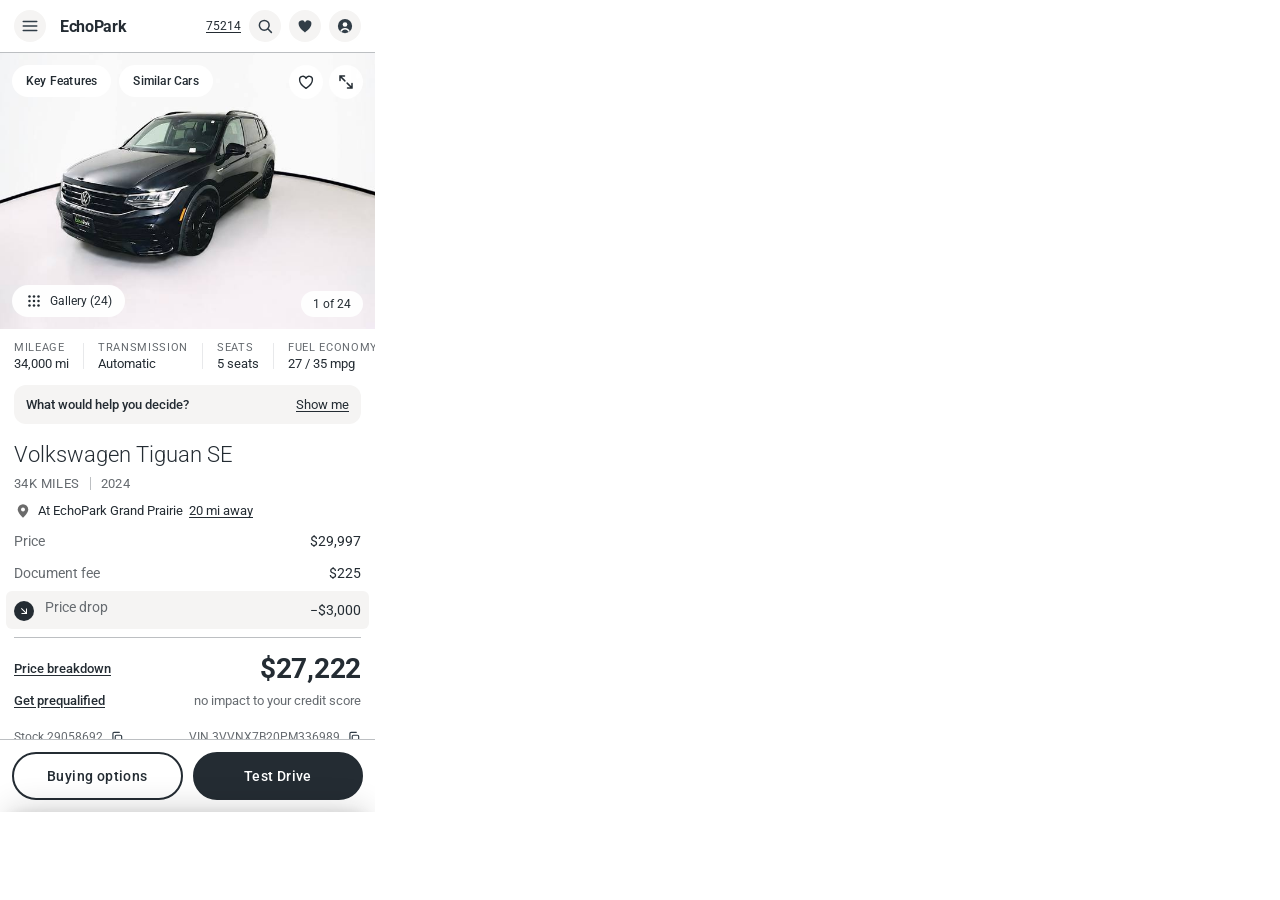
<file: figma-capture.html>
<!DOCTYPE html><html lang="en"><head>
<meta charset="UTF-8">
<meta name="viewport" content="width=device-width, initial-scale=1.0">
<title>EchoPark VDP — Mobile Guided Path (v1)</title>
<link rel="preconnect" href="https://fonts.googleapis.com">
<link rel="preconnect" href="https://fonts.gstatic.com" crossorigin>
<link href="https://fonts.googleapis.com/css2?family=Roboto:wght@300;400;500;700&display=swap" rel="stylesheet">
<link rel="stylesheet" href="figma-capture.css">
<script src="figma-capture-runtime.js"></script>
<script>document.documentElement.classList.add('figma-capture-mobile');</script>
</head>
<body>

<!-- =========================================================================
     EchoPark VDP 2.0 — Mobile Guided Path · SA-0777 · 27 Aug 2026

     Scope: above the fold only. Below-the-fold is a stub, present solely to
     prove the page does not change length when a path opens.

     Built on mobile-screens/above-01-default-keyfeatures.html. The shell,
     class names, and sheet chrome come from that file so approved work merges
     back without a rename pass. What is new here is the guided-path module,
     the three entry variants, and the three-snap sheet.

     Shopper-facing copy follows
     ~/Documents/Editorial Templates/Designer Voice/Humanizer - Editorial Guidance.md
     — no unearned claims, no system language, choice labels a shopper would say.

     State IDs (S0–S7, P1.x, P2.x, P3.x, G1–G7) match the Codex handoff and the
     state board. Deep-link with ?state=P1.4.
     ====================================================================== -->

<div class="stage">
<aside class="side">
  <div class="pagecap">
    <b>Mobile guided path.</b> Pick an entry variant below, then use the phone.
    The sheet has three stops — drag or tap its handle to move between them.
    Variants D and D2 reveal their bar once you scroll past the hero.
  </div>

  <div class="railrow">
    <h4>Entry variant</h4>
    <div class="seg" id="railEntry">
      <button data-act="entry" data-v="none">None (S0)</button>
      <button data-act="entry" data-v="B" class="on">B · toast</button>
      <button data-act="entry" data-v="C">C · price</button>
      <button data-act="entry" data-v="D">D · persistent nav</button>
      <button data-act="entry" data-v="D2">D2 · nav + price</button>
      <button data-act="entry" data-v="A">A · bar</button>
    </div>
    <div class="railnote">A is last on purpose — it is the heaviest treatment, and leading with
      it framed the whole set as variations on a permanent module. A is the one variant that does
      not use the drawer: its "Help me decide" row expands the panel in place and collapses back
      to the row. Every other variant routes into the drawer.</div>
  </div>

  <div class="railrow">
    <h4>Bar layout (variant A)</h4>
    <div class="seg" id="railLayout">
      <button data-act="layout" data-l="chips" class="on">Chips</button>
      <button data-act="layout" data-l="list">List</button>
    </div>
    <div class="railnote">Only affects variant A — it is the only variant with a panel in the
      page — so it is inert until A is selected. Chips fit above the fold with the total price
      and the third option peeks and scrolls; list shows all three at once but pushes the total
      price below the fold. The research guide asks for exactly this comparison.</div>
  </div>

  <div class="railrow">
    <h4>Pay path shape</h4>
    <div class="seg" id="railPay">
      <button data-act="paymode" data-m="layers" class="on">Layers</button>
      <button data-act="paymode" data-m="scroll">One scroll</button>
    </div>
    <div class="railnote">Inert until "What will I pay?" is open — there is nothing to reshape
      until then. One scroll is the literal desktop translation: 2.2 screens of vertical movement
      inside the sheet. Layers keeps every step under one screen at the cost of a tap. Same
      content either way.</div>
  </div>

  <div class="railrow">
    <h4>Comparison concept</h4>
    <div class="seg" id="railCmp">
      <button data-act="cmp-concept" data-c="1" class="on">1 · Ask Echo search</button>
      <button data-act="cmp-concept" data-c="2">2 · Ask Echo side panel</button>
    </div>
    <div class="seg" id="railCmpScreen" style="margin-top:8px"></div>
    <div class="railnote">Inert until "How does it compare?" is open. Two flows, from Figma
      <code>60:38334</code>. Flow 1 gives each step room — ask, narrow, choose, compare — with the
      current vehicle pinned throughout. Flow 2 keeps Echo docked while the results change beneath
      it, and every filtered view can be cleared back to all favorites. The comparison is capped at
      five cars: the one being viewed plus four added. The no-AI control that used to sit here is
      gone; the board carries two concepts, not three.</div>
  </div>

  <div class="railrow">
    <h4>Jump to state</h4>
    <select id="railState"></select>
  </div>

  <div class="railrow">
    <h4>Qualification</h4>
    <label class="chk"><input type="checkbox" id="cbPrequal"> Prequalified</label>
    <label class="chk"><input type="checkbox" id="cbTrade"> Trade-in added</label>
    <label class="chk"><input type="checkbox" id="cbSaved"> Vehicle saved</label>
  </div>

  <div class="railrow">
    <h4>Frame</h4>
    <div class="seg" id="railH">
      <button data-act="h" data-h="short">700</button>
      <button data-act="h" data-h="" class="on">812</button>
      <button data-act="h" data-h="tall">926</button>
    </div>
    <div style="margin-top:8px"><button data-act="reset">Reset session</button></div>
  </div>
</aside>

<div class="frameWrap">
  <p class="framecap" id="framecap">S1 · entry A · question bar</p>
  <div class="frame" id="frame">

    <!-- ------------------------------------------------------------ mnav -->
    <div class="mnav">
      <div class="mnav-left">
        <span class="ic" data-act="stub" data-msg="Menu" id="icMenu"></span>
        <span class="logo">Echo<b>Park</b></span>
      </div>
      <div class="mnav-right">
        <span class="zip">75214</span>
        <span class="ic" data-act="stub" data-msg="Search" id="icSearch"></span>
        <span class="ic" data-act="stub" data-msg="Saved vehicles" id="icHeart"></span>
        <span class="ic" data-act="stub" data-msg="Account" id="icAccount"></span>
      </div>
    </div>

    <div id="scrollarea">

      <!-- ------------------------------------------------------------ hero -->
      <div class="hero" id="hero">
        <!-- Double-tap the photo to open it full screen — the gesture the DS
             prototype uses. The expand control beside it does the same thing for
             anyone who does not think to try. -->
        <div class="hphotos" id="hphotos" data-act="hero-tap"><img id="heroImg" alt="Vehicle photo" draggable="false"></div>
        <!-- Chips sit over the image, top-left, matching Figma 1:14867 and the DS
             mobile prototype. Putting them below the hero was an unforced change on
             my part; it also cost 33px of a viewport that has none to spare. -->
        <div class="hchips">
          <button class="hpill" id="chipKF" data-act="path" data-p="features" aria-pressed="false">Key Features</button>
          <button class="hpill" data-act="stub" data-msg="Similar Cars is a below-the-fold section — out of scope this round" aria-pressed="false">Similar Cars</button>
        </div>
        <div class="htools">
          <button class="htool" id="favBtn" data-act="save" aria-label="Save this vehicle" aria-pressed="false"></button>
          <button class="htool" id="icExpand" data-act="gallery" aria-label="Expand media"></button>
        </div>
        <!-- Markers stay off until Key Features is opened, so the default hero is
             clean and the dots never read as damage indicators. -->
        <button class="hhot h1" data-act="hot" data-hot="1" hidden>1</button>
        <button class="hhot h2" data-act="hot" data-hot="2" hidden>2</button>
        <button class="hhot h3" data-act="hot" data-hot="3" hidden>3</button>
        <button class="gallerypill" data-act="gallery" id="galleryPill">Gallery (24)</button>
        <!-- No arrows. On a phone you swipe; a pair of chevrons is desktop furniture
             that costs a third of the hero's bottom edge to say what the gesture
             already says. The counter stays, because that is information. -->
        <div class="hpager" id="hpager"><span id="heroCount">1 of 24</span></div>
      </div>

      <!-- Only conditional entries live here now, so at rest this row is not
           rendered at all and the price block moves up. -->
      <!-- The stats ride directly under the hero, above everything else. They are
           the first thing a shopper checks and they cost 60px; putting them below
           the identity block, or below the price block, made the cheapest facts
           on the page the most expensive ones to reach. -->
      <!-- Plain on white, divided by hairlines rather than sitting in grey
           bubbles. The bubbles put a second grey object directly above the
           decide callout, and the two competed for the same read. -->
      <div class="qspecs">
        <div class="qspec"><label>Mileage</label>34,000 mi</div><i></i>
        <div class="qspec"><label>Transmission</label>Automatic</div><i></i>
        <div class="qspec"><label>Seats</label>5 seats</div><i></i>
        <div class="qspec"><label>Fuel economy</label>27 / 35 mpg</div><i></i>
        <div class="qspec"><label>Engine</label>2.0L Turbo</div>
      </div>

      <!-- "Help me decide" is permanent, and it is the one control that opens the
           drawer. It is a full-width row with a chevron rather than a pill
           because a pill reads as a filter chip — something that toggles a view —
           and this expands a panel. The chevron flips while the drawer is open,
           so the control shows its own state. -->
      <div class="modetab" id="modetab" hidden>
        <!-- Two shapes, painted in renderShell(). Variant A is the only one that
             expands a panel in place, so it is the only one that gets the
             chevron; everywhere else this opens the drawer, and a callout with a
             "Show me" link says that honestly. A chevron would promise an
             expansion that never happens. -->
        <div id="helpEntry" hidden></div>
        <!-- Same format as the "What would help you decide?" callout, not a lone
             pill. Both are the page offering the shopper a next move; a pill
             reads as a filter and put the two on different footings. Copy is
             deliberately the third guided question's own words, because it is the
             same destination — how these two entry points should finally relate
             is still open (see the handoff). -->
        <!-- Not a question and not a promo bar. The shopper answered "how does it
             compare?" by saving a car, so this states what they have and offers
             the one action that follows. A row on white beside a grey offer
             cannot be mistaken for a second copy of it. -->
        <button class="cmprow" id="cmpEntry" data-act="path" data-p="compare" hidden>
          <span class="cmprow-copy"><b id="cmpCount">1 saved car</b> · compare with this one</span>
          <span class="ico cmprow-chev"></span>
        </button>
      </div>

      <!-- ------------------------------- guided path · entry variant A (S1) -->
      <div class="gpath" id="gpath" hidden>
        <div class="gtop">
          <div>
            <h3>What would help you decide?</h3>
            <p class="gsub">Start with the question that matters most.</p>
          </div>
          <!-- A chevron, not an ✕. This panel collapses back to the "Help me
               decide" row; it is not dismissed. The control has to say which. -->
          <button class="gx" data-act="decide-open" aria-label="Collapse"><span class="ico gpchev"></span></button>
        </div>
        <div id="gchips"></div>
      </div>

      <!-- ------------------------------------------------------ price block -->
      <!-- Transparent pricing, per Figma 1:4766 / 1:4793. The itemisation is
           visible by default rather than hidden behind a toggle: price, document
           fee, and the price drop are all on the page, and the link into the
           buying flow sits on the same row as the total those lines add up to.
           It reads "Buying options", not "View price details": the destination is
           the same, but once Car Comparison took the sticky-bar slot, the phrase
           the shoppers and the client both use for this flow had disappeared from
           the page entirely. -->
      <div class="pblock">
        <h2>Volkswagen Tiguan SE</h2>
        <div class="idrow"><span>34K MILES</span><i></i><span>2024</span></div>
        <div class="mloc"><span class="ico locpin" id="locPin"></span>At EchoPark Grand Prairie <a data-act="location">20 mi away</a></div>


        <div class="prices">
          <div class="pr"><span>Price</span><span class="v">$29,997</span></div>
          <div class="pr"><span>Document fee</span><span class="v">$225</span></div>
          <div class="pr drop"><span><i class="dropmark" id="icDrop"></i> Price drop</span><span class="v">−$3,000</span></div>
          <div class="pr plans" id="prPlans" hidden><span>Protection plans</span><span class="v" id="prPlansVal"></span></div>
        </div>

        <!-- "Price breakdown", not "Buying options" — Buying options is the
             footer button, and two controls with one name is a trap. Same visual
             strength as Get prequalified below it: they are peers, and the total
             beside it is the only thing on this row that should shout. -->
        <button class="totalrow" data-act="breakdown-entry">
          <span class="tlabel">Price breakdown</span><span class="tval" id="vdpTotal">$27,222</span>
        </button>

        <div class="prequalrow">
          <a data-act="prequal-entry">Get prequalified</a><span>no impact to your credit score</span>
        </div>


        <!-- return state (S6 / P1.8): what the path leaves behind -->
        <div class="pterms" id="pterms" hidden></div>

        <!-- guided path · entry variant C (S4) -->
        <div class="gcallout" id="gcallout" hidden>
          <span><b>What would help you decide?</b></span>
          <button data-act="showme-c">Show me</button>
        </div>

        <!-- Both values are things a shopper reads out to someone else, so both
             are copyable. No rule underneath: the row above already closes the
             price block, and a second line here was two edges in 12px. -->
        <div class="stockline">
          <button class="copyval" data-act="copy" data-v="29058692">
            <span>Stock 29058692</span><span class="ico copyico"></span></button>
          <button class="copyval" data-act="copy" data-v="3VVNX7B20PM336989">
            <span>VIN 3VVNX7B20PM336989</span><span class="ico copyico"></span></button>
        </div>
        <p class="legal">In Texas, price excludes required taxes, tag, title and includes a
          $225 documentary fee.</p>
      </div>


      <!-- The service contract trades places with the stats. It is an offer, not a
           fact about the car, so it reads better after the price it modifies. -->
      <div class="service">
        <div class="sinfo">
          <b>Vehicle Service Contract</b>
          <span>Optional repair coverage &nbsp;+$48/mo</span>
        </div>
        <button id="vscAdd" data-act="vsc-add">Add</button>
      </div>

      <!-- ------------------------------------------- below the fold (notice) -->
      <!-- One block, not five section-shaped stubs. The stubs read as real
           sections that happened to be empty, and stakeholders could not be
           expected to tell the difference. This states the position plainly. -->
      <div class="btf" id="m-below">
        <div class="btfnotice">
          <h3>Below the fold is still in progress</h3>
          <p>This round covers the above-the-fold experience and the guided decision
             paths. The sections planned below — vehicle highlights, the important
             stuff, key features and specs, ride protection, EchoPark Promise and
             similar cars — are still being worked through and are deliberately not
             represented here.</p>
          <p class="why">Nothing below this point is designed yet, so nothing here is
             clickable.</p>
        </div>
      </div>
    </div>

    <!-- ------------------------- guided path · entry variant D · persistent nav -->
    <!-- Extends the existing .jumpnav component from mobile-screens. It appears once
         the hero scrolls past and stays. Two halves: where you are, and what would
         help you decide. Costs nothing above the fold, and it answers the complaint
         that mobile shopping becomes blind swiping. -->
    <div class="pnav" id="pnav">
      <!-- D  — where you are + what would help you decide
           D2 — CarMax's model adapted: identity and price ride along too. We do not
                repeat the primary action here the way CarMax does, because our sticky
                bottom bar already holds it; duplicating it would spend 56px to say
                the same thing twice. -->
      <!-- D and D2 are the same component. Two slots: a text control on the left
           with a chevron, and one pill on the right. D2's only difference is what
           the left slot says — identity and price instead of the section you are
           in. It had drifted into its own vocabulary (plain text plus a small
           bordered "Go to" chip), which made moving between the two variants feel
           like moving between two design systems. -->
      <button class="pnav-where" id="pnavId" data-act="pnav-goto" hidden>
        <span class="pnav-label"><span class="pnav-name">Volkswagen Tiguan SE</span>
          <span class="pnav-price">$27,222</span></span>
        <span class="pnav-chev"></span>
      </button>
      <button class="pnav-where" id="pnavWhere" data-act="pnav-jump">
        <span class="pnav-label" id="pnavSection">Vehicle Highlights</span>
        <span class="pnav-chev"></span>
      </button>
      <button class="pnav-decide" data-act="pnav-decide">Help me decide</button>
    </div>

    <!-- ---------------------------------- guided path · entry variant B (S2) -->
    <!-- An actual toast: one line, one action, dismissible, sitting above the
         sticky bar. It is a nudge toward the drawer, not the drawer itself —
         opening the sheet on a timer was the thing that read wrong. The "Help me
         decide" row stays at the top of the page underneath it; the toast is a
         second way in, not the only one. -->
    <div class="gtoast" id="gtoast" role="status">
      <button class="gtoastmain" data-act="toast-open">
        <span class="gtmsg"><b>Not sure where to start?</b>
          Three questions about cost, fit, and how it compares.</span>
        <span class="ico gtchev"></span>
      </button>
      <button class="gtx" data-act="dismiss" aria-label="Dismiss"><span class="ico"></span></button>
    </div>


    <!-- -------------------------------------------------------- sticky bar -->
    <div class="stickybar">
      <!-- Buying options on the VDP itself. Car Comparison is the gallery's
           secondary action, not this one — the two were briefly conflated. -->
      <button class="btn ghost" data-act="path" data-p="pay">Buying options</button>
      <button class="btn primary" data-act="testdrive">Test Drive</button>
    </div>

    <!-- ------------------------------------------------------------- sheet -->
    <div class="scrim" id="scrim" data-act="close"></div>

    <div class="sheet" id="sheet" data-snap="peek" role="dialog" aria-modal="true" aria-labelledby="sheetTitle">
      <div class="handlehit" id="handlehit" data-act="cycle"><div class="handle"></div></div>
      <div class="shead">
        <div style="min-width:0">
          <button class="sback" id="sback" data-act="pop" hidden></button>
          <h2 id="sheetTitle">—</h2>
          <p class="ssub" id="sheetSub"></p>
        </div>
        <div style="display:flex;align-items:center;gap:10px">
          <!-- A slot for a screen-level action beside the close. Concept C is the
               only thing using it: its Echo dock owns the bottom of the screen,
               so Compare has nowhere to sit down there. -->
          <button class="sact" id="sheetAction" hidden></button>
          <button class="sx" data-act="close" aria-label="Close"><span class="ico" id="sxIcon"></span></button>
        </div>
      </div>
      <div class="stack" id="stack">
        <div class="screen s0"><div class="sbody" id="sbody0"></div></div>
        <div class="screen s1"><div class="sbody" id="sbody1"></div></div>
      </div>
      <div class="sfoot" id="sfoot" hidden></div>
    </div>

    <!-- ------------------------------------------------- full-screen viewer -->
    <!-- Lifted from echopark-vdp-mobile-prototype_3.html rather than rebuilt.
         Tapping the large frame or its expand control opens it; it returns to
         wherever it was opened from. -->
    <div class="viewer" id="viewer" role="dialog" aria-modal="true" aria-label="Full-screen media">
      <div class="viewertop">
        <span id="viewerTitle">Exterior</span>
        <button class="viewerclose" type="button" data-act="viewer-close" aria-label="Close full screen">
          <svg width="24" height="24" viewBox="0 0 24 24" fill="none"><path d="M6 6l12 12M18 6L6 18" stroke="#fff" stroke-width="2" stroke-linecap="round"/></svg>
        </button>
      </div>
      <div class="viewerstage" id="viewerStage"></div>
      <!-- Swipe here too, same reasoning as the hero. -->
      <div class="viewerbottom">
        <span class="viewercount" id="viewerCount">1 / 24</span>
      </div>
    </div>


  </div>
</div>
</div>

<script>
/* ---------------------------------------------------------------- icons ---
   Real artwork, not glyphs. Sources:
     · Design System/echopark-vdp-mobile-prototype_3.html — the DS inline SVGs
     · mobile-guided-path/assets/*.svg — Figma exports (price-drop arrow, check)
   Every icon inherits currentColor so it takes the colour of its context.
   GAP: there is no Echo mark in either source. The chat affordance uses a plain
   disc until a real one is exported — flagged rather than invented.
   ------------------------------------------------------------------------ */
const ICON = {
  "copy": "<svg viewBox=\"0 0 24 24\" fill=\"none\"><rect x=\"9\" y=\"9\" width=\"11\" height=\"11\" rx=\"2\" stroke=\"currentColor\" stroke-width=\"2\"/><path d=\"M5 15V6a2 2 0 0 1 2-2h9\" stroke=\"currentColor\" stroke-width=\"2\" stroke-linecap=\"round\"/></svg>",
  "chevright": "<svg viewBox=\"0 0 24 24\" fill=\"none\"><path d=\"M9.25 5.5 14.75 12l-5.5 6.5\" stroke=\"currentColor\" stroke-width=\"2\" stroke-linecap=\"round\" stroke-linejoin=\"round\"/></svg>",
  "mic": "<svg viewBox=\"0 0 24 24\" fill=\"none\"><rect x=\"9\" y=\"3\" width=\"6\" height=\"11\" rx=\"3\" stroke=\"currentColor\" stroke-width=\"1.8\"/><path d=\"M6 11a6 6 0 0 0 12 0M12 17v4M9 21h6\" stroke=\"currentColor\" stroke-width=\"1.8\" stroke-linecap=\"round\"/></svg>",
  "chevup": "<svg viewBox=\"0 0 24 24\" fill=\"none\"><path d=\"M5.5 14.75 12 9.25l6.5 5.5\" stroke=\"currentColor\" stroke-width=\"2\" stroke-linecap=\"round\" stroke-linejoin=\"round\"/></svg>",
  "chevdown": "<svg viewBox=\"0 0 24 24\" fill=\"none\"><path d=\"M5.5 9.25 12 14.75l6.5-5.5\" stroke=\"currentColor\" stroke-width=\"2\" stroke-linecap=\"round\" stroke-linejoin=\"round\"/></svg>",
  "chevleft": "<svg viewBox=\"0 0 24 24\" fill=\"none\"><path d=\"M14.75 5.5 9.25 12l5.5 6.5\" stroke=\"currentColor\" stroke-width=\"2\" stroke-linecap=\"round\" stroke-linejoin=\"round\"/></svg>",
  "chevright": "<svg viewBox=\"0 0 24 24\" fill=\"none\"><path d=\"M9.25 5.5 14.75 12l-5.5 6.5\" stroke=\"currentColor\" stroke-width=\"2\" stroke-linecap=\"round\" stroke-linejoin=\"round\"/></svg>",
  "menu": "<svg viewBox=\"0 0 24 24\" fill=\"none\"><path d=\"M3 6h18M3 12h18M3 18h18\" stroke=\"currentColor\" stroke-width=\"2\" stroke-linecap=\"round\"/></svg>",
  "pin": "<svg viewBox=\"0 0 24 24\"><path d=\"M12 21s7-6.03 7-11a7 7 0 1 0-14 0c0 4.97 7 11 7 11Z\" fill=\"#006FA6\"/><circle cx=\"12\" cy=\"10\" r=\"2.6\" fill=\"#fff\"/></svg>",
  "heartline": "<svg viewBox=\"0 0 24 24\" fill=\"none\"><path d=\"M12 20.5S3.5 15 3.5 9.4A4.4 4.4 0 0 1 12 7.3a4.4 4.4 0 0 1 8.5 2.1c0 5.6-8.5 11.1-8.5 11.1Z\" stroke=\"currentColor\" stroke-width=\"1.8\" stroke-linejoin=\"round\"/></svg>",
  "heart": "<svg viewBox=\"0 0 24 24\"><path d=\"M12 20.5S3.5 15 3.5 9.4A4.4 4.4 0 0 1 12 7.3a4.4 4.4 0 0 1 8.5 2.1c0 5.6-8.5 11.1-8.5 11.1Z\" fill=\"currentColor\"/></svg>",
  "account": "<svg viewBox=\"0 0 24 24\"><circle cx=\"12\" cy=\"12\" r=\"9.5\" fill=\"currentColor\"/><circle cx=\"12\" cy=\"10\" r=\"3.1\" fill=\"#fff\"/><path d=\"M6.6 19.2a6 6 0 0 1 10.8 0\" stroke=\"#fff\" stroke-width=\"2\" fill=\"none\"/></svg>",
  "share": "<svg width=\"15\" height=\"15\" viewBox=\"0 0 24 24\" fill=\"none\"><path d=\"M12 16V4m0 0L7.5 8.5M12 4l4.5 4.5\" stroke=\"currentColor\" stroke-width=\"2\" stroke-linecap=\"round\"/><path d=\"M5 14v4.5A1.5 1.5 0 0 0 6.5 20h11a1.5 1.5 0 0 0 1.5-1.5V14\" stroke=\"currentColor\" stroke-width=\"2\" stroke-linecap=\"round\"/></svg>",
  "print": "<svg width=\"15\" height=\"15\" viewBox=\"0 0 24 24\" fill=\"none\"><path d=\"M7 9V4h10v5\" stroke=\"currentColor\" stroke-width=\"2\"/><rect x=\"4\" y=\"9\" width=\"16\" height=\"7\" rx=\"1.5\" stroke=\"currentColor\" stroke-width=\"2\"/><path d=\"M7 14h10v6H7z\" stroke=\"currentColor\" stroke-width=\"2\"/></svg>",
  "expand": "<svg width=\"15\" height=\"15\" viewBox=\"0 0 24 24\" fill=\"none\"><path d=\"M4 10V4h6M20 14v6h-6M4 4l6.5 6.5M20 20l-6.5-6.5\" stroke=\"currentColor\" stroke-width=\"2\" stroke-linecap=\"round\"/></svg>",
  "grid": "<svg width=\"13\" height=\"13\" viewBox=\"0 0 24 24\"><g fill=\"currentColor\"><circle cx=\"6\" cy=\"6\" r=\"1.7\"/><circle cx=\"12\" cy=\"6\" r=\"1.7\"/><circle cx=\"18\" cy=\"6\" r=\"1.7\"/><circle cx=\"6\" cy=\"12\" r=\"1.7\"/><circle cx=\"12\" cy=\"12\" r=\"1.7\"/><circle cx=\"18\" cy=\"12\" r=\"1.7\"/><circle cx=\"6\" cy=\"18\" r=\"1.7\"/><circle cx=\"12\" cy=\"18\" r=\"1.7\"/><circle cx=\"18\" cy=\"18\" r=\"1.7\"/></g></svg>",
  "prev": "<svg width=\"20\" height=\"20\" viewBox=\"0 0 24 24\" fill=\"none\"><path d=\"M19 12H6M11 5.5 5.5 12 11 18.5\" stroke=\"currentColor\" stroke-width=\"2\" stroke-linecap=\"round\" stroke-linejoin=\"round\"/></svg>",
  "next": "<svg width=\"20\" height=\"20\" viewBox=\"0 0 24 24\" fill=\"none\"><path d=\"M5 12h13M13 5.5 18.5 12 13 18.5\" stroke=\"currentColor\" stroke-width=\"2\" stroke-linecap=\"round\" stroke-linejoin=\"round\"/></svg>",
  "close": "<svg width=\"22\" height=\"22\" viewBox=\"0 0 24 24\" fill=\"none\"><path d=\"M6 6l12 12M18 6L6 18\" stroke=\"currentColor\" stroke-width=\"2\" stroke-linecap=\"round\"/></svg>",
  "arrow": "<svg width=\"20\" height=\"20\" viewBox=\"0 0 24 24\" fill=\"none\"><path d=\"M5 12h13M13 6.5 18.5 12 13 17.5\" stroke=\"currentColor\" stroke-width=\"2\" stroke-linecap=\"round\" stroke-linejoin=\"round\"/></svg>",
  "pricedrop": "<svg viewBox=\"0 0 24 24\" fill=\"none\" aria-hidden=\"true\"><path d=\"M14.59 16.004L5.982 7.397L7.396 5.983L16.003 14.589V7.004H18.003V18.004H7.003V16.004H14.59Z\" fill=\"currentColor\"/></svg>",
  "check": "<svg viewBox=\"0 0 14 10\" fill=\"none\" aria-hidden=\"true\"><path fill-rule=\"evenodd\" clip-rule=\"evenodd\" d=\"M11.8831 0L4.74961 6.27552L2.11687 3.95944L0 5.82168L2.63274 8.13776L4.74961 10L14 1.86225L11.8831 0Z\" fill=\"currentColor\"/></svg>",
  "search": "<svg viewBox=\"0 0 24 24\" fill=\"none\"><circle cx=\"11\" cy=\"11\" r=\"6.5\" stroke=\"currentColor\" stroke-width=\"2\"/><path d=\"m16 16 4.5 4.5\" stroke=\"currentColor\" stroke-width=\"2\" stroke-linecap=\"round\"/></svg>"
};
const ico = (k,cls) => `<span class="ico ${cls||''}">${ICON[k]||''}</span>`;

/* ===========================================================================
   State
   =========================================================================*/
const S = {
  entry:'B',            // none | A | B | C | D | D2 — B leads the rail now
  dismissed:false,
  saved:false,
  prequal:false,
  tradein:false,
  plans:{vsc:false, gap:false, dent:false},
  path:null,            // pay | fit | compare | gallery | feature | testdrive | location
  snap:'peek',
  pushed:false,
  fitStage:0,           // 0 default · 1 answered · 2 asked back · 3 typed
  fitContext:null,
  fitOpen:null,
  barLayout:'chips',
  payMode:'layers',
  payDoor:null,   // 'scroll' = one long sheet · 'layers' = answer-first doors
  featureName:null,
  hotspots:false,       // hero markers — set by Key Features, and they stay on
  heroIndex:0,             // which of the 24 hero photos is showing
  galleryCat:'exterior',   // exterior | interior | undercarriage
  galleryIndex:0,          // 0 = the 360° lead, 1..count = stills
  viewerOpen:false, viewerCat:'exterior', viewerIndex:0, viewerReturn:null,
  /* NOT S.cmp — that is already the array of selected car ids, 20 references
     deep. The handoff proposed S.cmp for the concept; in this host that name is
     taken. */
  cmpConcept:'1',       // 1 · Ask Echo search · 2 · Ask Echo side panel
  cmpScreen:1,          // 1..4 within the chosen concept
  cmp:[],               // ids of added cars
  tdStep:0,
  stateId:'S1'
};

/* --------------------------------------------------------------- numbers  */
/* Reconciled to the mobile VDP price block, not the desktop drawer frames —
   those describe a different vehicle ($33,897). See §12.8 of the handoff. */
const N = {
  vehicle:29997, reduction:3000, doc:225,
  taxes:1931, tagTitle:212,
  down:2500, tradeValue:12400, tradePayoff:4800,
  apr:0.079, months:72
};
N.totalPrice   = N.vehicle - N.reduction + N.doc;                 // 27,222
N.totalCost    = N.totalPrice + N.taxes + N.tagTitle;             // 29,365
/* ------------------------------------------------------------------ photos ---
   The five sample photographs from echopark-vdp-mobile-prototype_3.html, byte
   for byte. They cycle to fill the 24 slots the pager advertises — the same
   thing the DS prototype does. They are here so the controls that sit on the
   photo can be judged against a real image: the .94 white pills read very
   differently over a grey rectangle than over a dark quarter panel.
   ---------------------------------------------------------------------------- */
const HERO_IMAGES = ["[data-uri]"];
const HERO_TOTAL = 24;
const heroSrc = i => HERO_IMAGES[((i % HERO_IMAGES.length) + HERO_IMAGES.length) % HERO_IMAGES.length];

/* One photograph, in one place: the hero. It exists so the .94 white pills that
   sit on it can be judged against a real image rather than a grey rectangle.
   Everywhere else — gallery, thumbnails, the expanded viewer — is a plain block
   until real photography arrives for the full set. Five sample shots cycling
   through 24 slots at three different sizes read as a bug, and invited comments
   about the photography rather than the design. */
const GALLERY_PHOTOS = false;

/* Counts match the hero pager: 23 exterior stills plus the 360° lead is the
   "24 photos" the Gallery pill advertises. Interior and undercarriage carry
   their own sets, which is why the category tabs exist at all. */
const GALLERY = {
  exterior:     {label:'Exterior',      count:23, lead:'360\u00B0 view'},
  interior:     {label:'Interior',      count:14, lead:'360\u00B0 view'},
  undercarriage:{label:'Undercarriage', count:6,  lead:'photo'}
};
const galleryTotal = cat => GALLERY[cat].count + 1;

const PLANS = {
  vsc :{name:'Vehicle service contract', mo:48},
  gap :{name:'GAP protection',           mo:12},
  dent:{name:'Dent protection',          mo:11}
};
const money = n => '$' + Math.round(n).toLocaleString('en-US');
const PAY_LAYERS = {};   // filled by renderPay, read by the door actions

function financed(){
  let base = N.totalCost;
  if (S.tradein) base += -N.tradeValue + N.tradePayoff;
  if (S.prequal) base -= N.down;
  return Math.max(base, 0);
}
function monthly(){
  const r = N.apr/12, n = N.months, p = financed();
  const base = p * r / (1 - Math.pow(1+r, -n));
  return base + planMonthly();
}
function planMonthly(){
  return Object.keys(PLANS).reduce((a,k)=> a + (S.plans[k] ? PLANS[k].mo : 0), 0);
}

/* --------------------------------------------------------------- content  */
const QUESTIONS = [
  {id:'pay',     label:'What will I pay?'},
  {id:'fit',     label:'Does it fit my needs?'},
  {id:'compare', label:'How does it compare?'}
];

const CARS = [
  {id:'c1', name:'2023 Honda CR-V EX',           meta:'41K mi · $28,410', why:'More cargo room behind the second row, at a lower total price.',  src:['similar','saved']},
  {id:'c2', name:'2024 Toyota RAV4 XLE',         meta:'29K mi · $30,995', why:'Newer with fewer miles, and the strongest resale record in this group.', src:['similar']},
  {id:'c3', name:'2023 Mazda CX-5 Carbon',       meta:'36K mi · $27,880', why:'Closest price to the Tiguan, with a higher standard equipment level.', src:['similar','saved']},
  {id:'c4', name:'2024 Subaru Forester Premium', meta:'22K mi · $29,240', why:'All-wheel drive comes standard, and it has the lowest mileage here.', src:['similar']},
  {id:'c5', name:'2022 Nissan Rogue SV',         meta:'48K mi · $23,995', why:'The lowest price in this group, with more miles on it.',            src:['similar']},
  {id:'c6', name:'2024 Hyundai Tucson SEL',      meta:'31K mi · $27,150', why:'Similar size and price, with a longer remaining factory warranty.', src:['similar','saved']}
];

/* ===========================================================================
   Shell rendering
   =========================================================================*/
const $  = s => document.querySelector(s);
const $$ = s => Array.from(document.querySelectorAll(s));

function chipSummary(id){
  if (id==='pay')     return S.prequal ? money(monthly())+'/mo' : null;
  if (id==='fit')     return S.fitStage>=3 ? 'Fits 3–4 · strollers' : null;
  if (id==='compare') return S.cmp.length ? S.cmp.length+(S.cmp.length===1?' car':' cars') : null;
  return null;
}

function renderChips(){
  const el = $('#gchips');
  if (S.barLayout === 'list'){
    /* All three visible at once — the desktop Concept A panel translated straight
       down. Costs about 120px more than chips, which pushes the total price below
       the fold at 812. That trade-off is the point of the variant. */
    el.className = 'glist';
    el.innerHTML = QUESTIONS.map(q=>{
      const sum = chipSummary(q.id);
      return `<button class="gp-row ${S.path===q.id?'on':''}" data-act="path" data-p="${q.id}">
        <span>${sum?'<span class="tick">'+ICON.check+'</span> ':''}${q.label}${sum?` <span class="sum">${sum}</span>`:''}</span>
        <span class="chev">${ICON.arrow}</span></button>`;
    }).join('') + `<button class="gp-row quiet" data-act="path" data-p="fit">
        <span>Ask Echo — tell Echo what matters to you</span><span class="chev">${ICON.arrow}</span></button>`;
  } else {
    /* Compact row. The third option peeks past the right edge and the fade marks
       it scrollable, rather than being cut flush where it would read as missing. */
    el.className = 'grow';
    el.innerHTML = QUESTIONS.map(q=>{
      const sum = chipSummary(q.id);
      return `<button class="gp-chip ${S.path===q.id?'on':''}" data-act="path" data-p="${q.id}">
        ${sum ? ICON.check : ''}<span>${q.label}</span>
        ${sum ? `<span class="sum">${sum}</span>` : ''}
      </button>`;
    }).join('') + `<button class="gp-echo" data-act="path" data-p="fit" title="Ask Echo" aria-label="Ask Echo">💬</button>`;
  }
}

/* A rail control is live only in the scenario it actually changes. Dimmed and
   inert otherwise — a switch that moves but does nothing is worse than one you
   cannot reach, because it makes the reviewer doubt the whole panel.
     · Bar layout — variant A's inline module is the only thing it changes.
     · Pay path   — only has an effect inside the open "What will I pay?" sheet.
   This has to run wherever those preconditions change, not just in renderShell():
   opening the pay sheet goes through render(), which is how the pay control ended
   up dimmed with the sheet sitting open in front of it. */
function syncRail(){
  const rl = $('#railLayout'); if (rl) rl.classList.toggle('inactive', S.entry!=='A');
  const rp = $('#railPay');    if (rp) rp.classList.toggle('inactive', S.path!=='pay');

  const rc = $('#railCmp'), rs = $('#railCmpScreen');
  if (rc){
    const live = S.path === 'compare';
    rc.classList.toggle('inactive', !live);
    rs.classList.toggle('inactive', !live);
    $$('#railCmp button').forEach(b=>b.classList.toggle('on', b.dataset.c===S.cmpConcept));
    /* The screen labels are concept-specific — "Empty / One added / Two added"
       for A, "Prompt / Ranked / …" for B — so the row is rebuilt, not just
       re-flagged. */
    const names = (CONCEPTS[S.cmpConcept]||CONCEPTS['1']).names;
    rs.innerHTML = names.map((nm,i)=>
      `<button data-act="cmp-screen" data-n="${i+1}" class="${S.cmpScreen===i+1?'on':''}">${i+1} · ${nm}</button>`).join('');
  }
}

function renderShell(){
  /* Variant A's inline module and the drawer carry the same three questions, so
     they never appear together — the module stands down while the drawer is up. */
  const showBar = S.entry==='A' && !S.dismissed && S.path!=='decide';
  $('#gpath').hidden    = !showBar;
  const navOn = (S.entry==='D' || S.entry==='D2') && !S.dismissed;
  $('#pnav').classList.toggle('enabled', navOn);
  $('#pnav').classList.toggle('d2', S.entry==='D2');
  /* One left slot or the other, never both; the pill is always there. */
  $('#pnavId').hidden    = S.entry!=='D2';
  $('#pnavWhere').hidden = S.entry==='D2';
  $('#pnav').querySelector('.pnav-decide').hidden = false;
  $('#pnavId').querySelector('.pnav-price').textContent =
    S.prequal ? money(monthly())+'/mo' : money(N.totalPrice);
  $('#gcallout').hidden = !(S.entry==='C' && !S.dismissed);
  /* The decide control is permanent, but it means two different things.
       · Variant A owns a panel in the page, so the row IS that panel's collapsed
         state: expanding shows the module in place, collapsing returns to the
         row. No drawer — the whole point of A is that the questions live on the
         page, and routing it to a sheet would erase what separates A from every
         other variant.
       · Every other variant has no panel, so the row opens the drawer. */
  /* The row never doubles up with a variant's own entry treatment. C's price
     callout asks the same question in the same words; showing both is the kind of
     redundancy that makes a set of variants look like an accident rather than a
     comparison. A hides it while its module is expanded, for the same reason. */
  const he = $('#helpEntry');
  he.hidden = S.entry==='none' || S.entry==='C' || (S.entry==='A' && showBar);
  if (!he.hidden){
    if (S.entry==='A'){
      /* The bar concept: this row is the panel's collapsed half, so it carries a
         chevron and expands in place. */
      he.className = 'deciderow';
      he.setAttribute('role','button');
      he.dataset.act = 'decide-open';
      he.setAttribute('aria-expanded','false');
      he.innerHTML = '<span>Help me decide</span><span class="ico dchev">' + ICON.chevdown + '</span>';
    } else {
      /* Everywhere else it opens the drawer. Same callout format as the price
         entry — the question in full, and a link that says what happens. */
      he.className = 'gcallout decidecallout';
      he.removeAttribute('role');
      he.removeAttribute('data-act');
      he.removeAttribute('aria-expanded');
      he.innerHTML = '<span><b>What would help you decide?</b></span>' +
                     '<button data-act="decide-open">Show me</button>';
    }
  }
  /* One guided offer on the page at a time. The saved-car comparison callout and
     the decide entry are the same object saying the same thing in the same
     words — stacked, they read as a duplicated component rather than two
     choices, and "Show me" twice gives no reason to pick either. The specific
     offer defers to the general one, because "How does it compare?" is already
     the third question inside it. So this appears only when nothing else is
     offering: the price callout's variant, or A with its panel expanded. */
  const decideShowing = !$('#helpEntry').hidden || !$('#gcallout').hidden;
  $('#cmpEntry').hidden  = !S.saved || decideShowing;
  if (!$('#cmpEntry').hidden){
    /* One saved car is the state this prototype models; the string is built
       rather than hard-coded so a real count drops straight in. */
    const n = S.savedCount || 1;
    $('#cmpCount').textContent = n + (n===1 ? ' saved car' : ' saved cars');
  }
  $('#modetab').hidden   = $('#helpEntry').hidden && $('#cmpEntry').hidden;

  /* Variant B used to float a card over the page. It is the drawer now: the same
     sheet every other guided screen uses, carrying the same three questions. One
     mechanic, one place answers appear — and the row above launches the same
     drawer by hand, so the delayed appearance is a shortcut rather than the only
     way in. Placeholder rules unchanged: 6s, once per session, suppressed once
     dismissed. */
  if (S.entry==='B' && !S.dismissed && !S.path && !toastShown){
    clearTimeout(toastTimer);
    /* 2.5s, not 6. Six seconds is long enough that the toast lands after the
       shopper has already started reading, which is when an interruption is most
       annoying; arriving while the page is still settling reads as part of it. */
    toastTimer = setTimeout(()=>{
      if (S.entry==='B' && !S.dismissed && !S.path){
        toastShown = true; $('#gtoast').classList.add('show'); setState('S2');
      }
    }, 2500);
  } else if (S.path || S.dismissed){
    $('#gtoast').classList.remove('show');
  }

  // the VDP price block and the pay path share one protection state
  // A selected plan joins the itemised list, so the page keeps adding up.
  const added = Object.keys(PLANS).filter(k=>S.plans[k]);
  $('#prPlans').hidden = !added.length;
  if (added.length) $('#prPlansVal').textContent = '+' + money(planMonthly()) + '/mo';
  const vsc = $('#vscAdd');
  /* Add / Remove, matching desktop. "Added" states the status but leaves the
     shopper guessing what tapping it does; the control should name its action. */
  vsc.textContent = S.plans.vsc ? 'Remove' : 'Add';
  vsc.classList.toggle('added', !!S.plans.vsc);

  // These are peers at rest. Key Features is filled only while its panel is open —
  // a permanently filled chip reads as a stuck toggle when nothing is toggled.
  $('#chipKF').setAttribute('aria-pressed', S.hotspots ? 'true' : 'false');

  /* Outline when it is an offer, filled when it is a fact. Colour used to carry
     this — the saved heart went red — and greyscale took that away without
     replacing it, so the control looked saved before anyone had saved anything. */
  $('#favBtn').innerHTML = S.saved ? ICON.heart : ICON.heartline;
  $('#favBtn').setAttribute('aria-pressed', S.saved ? 'true':'false');
  $('#favBtn').setAttribute('aria-label', S.saved ? 'Saved — tap to remove' : 'Save this vehicle');

  // return state left behind by Path 1
  const pt = $('#pterms');
  if (S.prequal){
    pt.hidden = false;
    pt.innerHTML = `<span class="flag">Terms available</span>
      <span style="margin-left:8px">${money(monthly())}/mo · ${N.months} months · ${(N.apr*100).toFixed(1)}% APR (est.)</span>`;
  } else pt.hidden = true;

  renderChips();
  $('#cbPrequal').checked = S.prequal;
  $('#cbTrade').checked   = S.tradein;
  $('#cbSaved').checked   = S.saved;
  $$('#railEntry button').forEach(b=>b.classList.toggle('on', b.dataset.v===S.entry));
  syncRail();
  $('#framecap').textContent = capFor();
}

let toastTimer=null, toastShown=false;

function capFor(){
  const names = {
    S0:'S0 · standard VDP', S1:'S1 · entry A · question bar', S2:'S2 · entry B · hero toast',
    S3:'S3 · entry B · toast opened the drawer', S4:'S4 · entry C · price callout', S5:'S5 · dismissed',
    S6:'S6 · return · answered', S7:'S7 · saved'
  };
  if (S.path==='pay')     return 'P1 · What will I pay?' + (S.snap==='peek'?' · peek':' · full');
  if (S.path==='fit')     return 'P2.'+S.fitStage+' · Does it fit my needs?';
  if (S.path==='compare') return 'P3.' + S.cmpConcept + S.cmpScreen + ' · ' + (CONCEPTS[S.cmpConcept]||CONCEPTS['1']).label + ' · ' + (CONCEPTS[S.cmpConcept]||CONCEPTS['1']).names[S.cmpScreen-1];
  if (S.path==='goto')    return 'S10 · persistent nav + price · go to';
  if (S.path==='decide')  return 'S8 · persistent nav · decide';
  if (S.path==='jump')    return 'S9 · persistent nav · jump to a section';
  if (S.viewerOpen) return 'G1b · expanded view';
  if (S.path==='gallery') return 'G1 · gallery';
  if (S.path==='features')return 'G2 · key features and installed upgrades';
  if (S.path==='feature') return 'G3 · feature detail';
  if (S.path==='location')return 'G4 · location and availability';
  if (S.path==='testdrive')return 'G'+(5+S.tdStep)+' · test drive · step '+(S.tdStep+1);
  return names[S.stateId] || S.stateId;
}
function setState(id){ S.stateId=id; $('#framecap').textContent = capFor(); }

/* ===========================================================================
   Sheet plumbing — three snaps, two stacked screens
   =========================================================================*/
/* Every guided path opens at full height. Peek was an idea about answering the
   question before the shopper does any work; in practice a half-open sheet reads
   as an accident on every one of them, and the inconsistency between paths was
   worse than the space it saved. Small supporting sheets still open shorter. */
const SNAP_FOR = {
  pay:'full',        // opens fully — see the note below
  fit:'full',        // a conversation you have to read and reply to
  compare:'full',    // a workspace you have to operate
  features:'full',
  gallery:'full',
  testdrive:'full',
  feature:'half',
  location:'peek',
  decide:'peek',
  jump:'peek',
  goto:'half'
};

/* ------------------------------------------------------------------- hero ---
   The photo, its counter, and the double-tap that opens it full screen. */
function paintHero(){
  const img = $('#heroImg');
  img.src = heroSrc(S.heroIndex);
  $('#heroCount').textContent = (S.heroIndex+1) + ' of ' + HERO_TOTAL;
}
function heroStep(d){
  S.heroIndex = Math.max(0, Math.min(HERO_TOTAL-1, S.heroIndex + d));
  paintHero();
}
/* 320ms is the DS prototype's threshold; matching it keeps the gesture feeling
   the same across the two files. A single tap does nothing, so the photo stays
   a photo rather than becoming a button. */
/* Horizontal swipe, on the hero and in the viewer. This is what the arrows were
   standing in for; now it is the only way through, which is how a phone works.
   40px threshold, and a horizontal-dominance check so a vertical page scroll that
   drifts sideways does not change the photo under the shopper's thumb. */
function swipeable(el, onLeft, onRight){
  let x0=null, y0=null;
  el.addEventListener('pointerdown', e=>{ x0=e.clientX; y0=e.clientY; });
  el.addEventListener('pointerup', e=>{
    if (x0===null) return;
    const dx=e.clientX-x0, dy=e.clientY-y0; x0=null;
    if (Math.abs(dx) < 40 || Math.abs(dx) < Math.abs(dy)) return;
    (dx < 0 ? onLeft : onRight)();
  });
}

let lastHeroTap = 0;
function heroTap(){
  const now = Date.now();
  if (now - lastHeroTap < 320){ lastHeroTap = 0; openViewer('exterior', S.heroIndex + 1, 'hero'); return; }
  lastHeroTap = now;
}

/* The last ASCII glyph in the shell. Painted from the icon map so the close
   control is the same artwork as every other icon in the file. */
/* Static markup that predates the icon map. Painted here so there is exactly one
   source of artwork in the file. */
$('#sxIcon').innerHTML = ICON.close;
$('#locPin').innerHTML = ICON.pin;
$$('.gx .ico').forEach(e => e.innerHTML = ICON.close);
$('.gpath .gpchev').innerHTML = ICON.chevup;
$$('.copyico').forEach(e => e.innerHTML = ICON.copy);
$('.cmprow-chev').innerHTML = ICON.chevright;
$('#gtoast').querySelector('.gtchev').innerHTML = ICON.chevup;
$('#gtoast').querySelector('.gtx .ico').innerHTML = ICON.close;
paintHero();
swipeable($('#hphotos'), ()=>heroStep(1), ()=>heroStep(-1));
swipeable($('#viewerStage'),
  ()=>{ if (S.viewerIndex < viewerTotal()-1){ S.viewerIndex++; paintViewer(); } },
  ()=>{ if (S.viewerIndex > 0){ S.viewerIndex--; paintViewer(); } });

/* The markers are a state of the hero, not a decoration of the sheet. Opening
   Key Features turns them on and they stay on after the sheet closes — that is
   the whole point of a hotspot: you close the panel to look at the car. The chip
   stays lit to say so, and tapping it again turns them off. */
function setHotspots(on){
  S.hotspots = !!on;
  $$('.hero .hhot').forEach(b=>{ b.hidden = !S.hotspots; });
}

function openSheet(snap){
  S.snap = snap || 'peek';
  const sh = $('#sheet');
  sh.dataset.snap = S.snap;
  sh.classList.add('show');
  /* The scrim is on at every stop now, lighter at peek — see the note in the
     stylesheet. Without it a white sheet sits on a white page. */
  $('#scrim').classList.add('show');
  $('#scrim').classList.toggle('peek', S.snap==='peek');
  pop(true);
}
function closeSheet(){
  $('#sheet').classList.remove('show');
  $('#scrim').classList.remove('show');
  S.path = null; S.pushed = false; layers = [];
  syncRail();
  $('#stack').classList.remove('pushed');
  renderShell();
  setState(S.dismissed ? 'S5' : (chipSummary('pay')||chipSummary('fit')||chipSummary('compare') ? 'S6' : 'S'+({none:'0',A:'1',B:'3',C:'4'}[S.entry]||'1')));
}
function snapTo(s){
  S.snap = s;
  $('#sheet').dataset.snap = s;
  $('#scrim').classList.add('show');
  $('#scrim').classList.toggle('peek', s==='peek');
  render();
}
/* One action, one destination. The handle used to step peek → half → full,
   which meant two taps (or two drags) to reach the only stop anybody wants.
   Expanding now goes straight to full from wherever it is; collapsing returns
   to peek. `half` is still a valid opening height for the small supporting
   sheets — it is just no longer a stop you have to pass through. */
function cycleSnap(){
  snapTo(S.snap === 'full' ? 'peek' : 'full');
}
/* A layer can push another layer (protection → a single plan), so the pushed
   screen keeps its own history rather than being a single slot. */
let layers = [];
function push(title, html, foot){
  layers.push({title, html, foot});
  paintLayer();
  $('#stack').classList.add('pushed');
  S.pushed = true;
  if (S.snap==='peek') snapTo('full');
}
/* One back affordance, driven from one place. Pushed layers use it; so does any
   screen that is a step down from another (a single key feature, for one). */
/* The header's optional action. Same idea as setBack(): cleared by default, set
   by the screens that need it. */
function setAction(label, act, data){
  const a = $('#sheetAction');
  if (!label){ a.hidden = true; return; }
  a.hidden = false;
  a.textContent = label;
  a.dataset.act = act;
  a.dataset.n = (data && data.n) || '';
}

function setBack(label, act, data){
  const b = $('#sback');
  if (!label){ b.hidden = true; return; }
  b.hidden = false;
  b.dataset.act = act || 'pop';
  b.dataset.p = (data && data.p) || '';
  b.dataset.n = (data && data.n) || '';
  b.innerHTML = ico('prev') + '<span>' + label + '</span>';
}

function paintLayer(){
  const top = layers[layers.length-1];
  if (!top) return;
  setBack('Back to ' + top.title, 'pop');
  $('#sbody1').innerHTML = top.html;
  $('#sfoot').hidden = !top.foot;
  $('#sfoot').innerHTML = top.foot || '';
  $('#sbody1').scrollTop = 0;
}
function pop(silent){
  layers.pop();
  if (layers.length){ paintLayer(); return; }
  $('#stack').classList.remove('pushed');
  $('#sback').hidden = true;
  S.pushed = false;
  if (!silent) render();
}

/* --------- drag the handle between snaps ---------------------------------- */
(function dragHandle(){
  const hit = $('#handlehit'); let y0=null;
  hit.addEventListener('pointerdown', e=>{ y0=e.clientY; hit.setPointerCapture(e.pointerId); });
  hit.addEventListener('pointerup', e=>{
    if (y0===null) return;
    const dy = e.clientY - y0; y0=null;
    if (Math.abs(dy) < 16) return;            // treat as a tap → data-act="cycle"
    /* Drag up goes to full in one gesture — no intermediate stop. Drag down
       collapses to peek, and a second drag down from peek closes the sheet,
       which is what a downward flick means on every other mobile surface. */
    if (dy < 0){ if (S.snap !== 'full') snapTo('full'); }
    else if (S.snap === 'peek') closeSheet();
    else snapTo('peek');
    e.stopPropagation();
  });
})();

/* ===========================================================================
   Path rendering
   =========================================================================*/
function render(){
  if (!S.path) return;
  /* The gallery is the only body that manages its own scrolling region, so the
     padded default is dropped for it and restored for everything else. */
  $('#sbody0').classList.toggle('flush', S.path === 'gallery' || S.path === 'compare');
  /* Cleared by default; the screens that are a step down set it themselves. */
  if (!S.pushed && S.path !== 'feature') setBack(null);
  setAction(null);
  const r = ({pay:renderPay, fit:renderFit, compare:renderCompare,
              gallery:renderGallery, feature:renderFeature, features:renderFeatures,
              decide:renderDecide, jump:renderJump, goto:renderGoTo,
              location:renderLocation, testdrive:renderTestDrive})[S.path];
  if (r) r();
  syncRail();
  $('#framecap').textContent = capFor();
}

/* The pinned figure is gone. Repeating the total beside the close control was an
   idea about keeping the number in view while the shopper moves between layers;
   in practice it competes with the number the body is already leading with, and
   it put a price next to a dismiss button. The third argument is accepted and
   ignored so the call sites can stay as they read. */
function head(title, sub, _fig){
  $('#sheetTitle').textContent = title;
  $('#sheetSub').textContent = sub || '';
}
function bumpFig(){ /* no pinned figure to bump any more */ }

/* --------------------------------------------------- P1 · What will I pay? */
function renderPay(){
  const expanded = S.snap !== 'peek';
  const qualified = S.prequal;
  /* The pinned figure tracks whatever the shopper is looking at, so the header
     and the ledger never disagree: total price at peek, estimated total once the
     taxes and fees are on screen, and the monthly once terms are known. */
  /* No pinned figure at peek — the body is already showing the number at full
     size, and printing it twice in one 45%-tall sheet reads as a mistake. */
  /* The pinned figure is the same number the body leads with — printing the
     total price in the body and the estimated total cost in the header made the
     sheet look like it disagreed with itself. */
  head('What will I pay?', 'Review the cost, then choose what you want to do next.',
       qualified ? money(monthly())+'/mo' : money(N.totalPrice));

  /* Protection is a monthly amount and the ledger above it is a cash total.
     Mixing them in one column made the desktop drawer hard to read, so the
     selected plans sit below the cash total as their own monthly block. */
  const planRows = Object.keys(PLANS).filter(k=>S.plans[k])
    .map(k=>`<div class="lrow plan"><span>${PLANS[k].name}</span><span>+${money(PLANS[k].mo)}/mo</span></div>`).join('');
  const planBlock = planRows ? `
    <div class="ledger monthlyblock">
      <p class="eyebrow" style="margin:14px 0 2px">Protection selected</p>
      ${planRows}
      <div class="lrow total"><span>Added to your monthly</span><b>+${money(planMonthly())}/mo</b></div>
    </div>` : '';

  /* Peek leads with the answer, not the ledger. An itemised list at 45% height
     gets clipped exactly where the total should be — which is the one number
     the peek exists to deliver. The components are stated in a sentence instead. */
  const peekBody = `
    <div class="peekfig">
      <b>${qualified ? money(monthly())+'/mo' : money(N.totalPrice)}</b>
      <span>${qualified ? `${N.months} months · ${(N.apr*100).toFixed(1)}% APR (est.)` : 'Total price'}</span>
    </div>
    <p class="fine" style="margin-top:8px">Vehicle price ${money(N.vehicle)}, less a ${money(N.reduction)} price drop,
      plus a ${money(N.doc)} document fee. Taxes and registration are not included yet.</p>`;

  const fullLedger = `
    <div class="ledger">
      <div class="lrow"><span>Vehicle price</span><span>${money(N.vehicle)}</span></div>
      <div class="lrow drop"><span><i class="dropmark">${ICON.pricedrop}</i>Price drop</span><span>−${money(N.reduction)}</span></div>
      <div class="lrow"><span>Estimated taxes<span class="est">est.</span></span><span>${money(N.taxes)}</span></div>
      <div class="lrow"><span>Tag, title and other fees<span class="est">est.</span></span><span>${money(N.tagTitle)}</span></div>
      <div class="lrow"><span>Document fee</span><span>${money(N.doc)}</span></div>
      <div class="lrow total"><span>${qualified?'Total cash price':'Estimated total cost'}</span><b>${money(N.totalCost)}</b></div>
      ${qualified ? `
        <div class="lrow"><span>Cash down payment</span><span>−${money(N.down)}</span></div>
        ${S.tradein ? `<div class="lrow sub"><span>Trade-in value</span><span>−${money(N.tradeValue)}</span></div>
                       <div class="lrow"><span>Trade payoff</span><span>+${money(N.tradePayoff)}</span></div>` : ''}
        <div class="lrow total"><span>Estimated loan total</span><b>${money(financed())}</b></div>`
      : `<div class="lrow"><span>Down payment and trade</span><span style="color:var(--muted)">Not added</span></div>
         <div class="lrow total"><span>Estimated amount to finance</span><b>${money(financed())}</b></div>`}
    </div>`;

  const protection = `
    <h3 class="sh3" style="margin-top:22px">Recommended protection plans</h3>
    <p class="slede">Compare optional coverage now and decide when you buy.</p>
    ${Object.keys(PLANS).map(k=>`
      <div class="planrow">
        <div class="pinfo">
          <button class="pname" data-act="plan-detail" data-k="${k}">${PLANS[k].name}</button>
          <div class="pmeta">From +${money(PLANS[k].mo)}/mo</div>
        </div>
        <button class="radio" data-act="plan-toggle" data-k="${k}" role="checkbox" aria-checked="${!!S.plans[k]}" aria-label="${PLANS[k].name}"><span class="tick">${ICON.check}</span></button>
      </div>`).join('')}
    <div class="askbox">
      <h4>Questions about coverage?</h4>
      <div class="askchips">
        <button data-act="stub" data-msg="Echo would answer this in the panel">What isn't covered?</button>
        <button data-act="stub" data-msg="Echo would answer this in the panel">When would I use this?</button>
        <button data-act="stub" data-msg="Echo would answer this in the panel">Which plan saves me most?</button>
      </div>
    </div>`;

  const terms = `
    <h3 class="sh3" style="margin-top:22px">Your terms and trade-in</h3>
    ${qualified ? `
      <div class="result">
        <div class="rlabel">Your terms</div>
        <div class="rbig">${money(monthly())}/mo · ${N.months} months</div>
        <div class="rmeta">${(N.apr*100).toFixed(1)}% APR (est.)${planMonthly()?` · includes ${money(planMonthly())}/mo protection`:''}</div>
        <a data-act="stub" data-msg="Review your terms">Review your terms</a>
      </div>`
    : `<div class="result">
        <div class="rlabel">Get prequalified</div>
        <p class="ticked" style="margin-top:6px">${ico('check','tick')}<span>No impact to your credit score</span></p>
        <div class="rmeta">Takes about 4–6 minutes. Check terms and monthly payment confidence without leaving the vehicle page.</div>
        <a data-act="prequal">Get prequalified</a>
      </div>`}
    ${S.tradein ? `
      <div class="result">
        <div class="rlabel">Your trade-in</div>
        <div class="rbig">2018 Honda CR-V EX</div>
        <div class="rmeta">Estimated trade-in value: ${money(N.tradeValue)}</div>
        <a data-act="stub" data-msg="Review your trade-in">Review your trade-in</a>
      </div>`
    : `<div class="result">
        <div class="rlabel">Trade-in</div>
        <div class="rmeta" style="margin-top:6px">Tell us about it to see an estimated value and how it may affect this vehicle's cost.</div>
        <a data-act="trade">Add a trade-in</a>
      </div>`}`;

  /* Two shapes, same content — switchable in the dev rail so the team can feel the
     difference rather than read about it.
       scroll  the literal desktop translation: everything in one sheet (2.2 screens)
       layers  answer first, then three doors, each of which stays under one screen */
  PAY_LAYERS.breakdown = {title:"what I'll pay", html:
      `<h3 class="sh3">${qualified?'Your cost':'Estimated cost'}</h3>
       <p class="slede">Everything that makes up the price of this car.</p>
       ${fullLedger}
       <p class="fine">Estimate only. Taxes and registration vary by location.</p>`};
  PAY_LAYERS.protection = {title:"what I'll pay", html: planBlock + protection};
  PAY_LAYERS.terms      = {title:"what I'll pay", html: terms};

  const doors = `
      <div class="steps">
        <button class="step" data-act="pay-door" data-d="breakdown"><span>See the full breakdown<span class="meta">Taxes, fees, and what you would finance</span></span><span class="chev">\u203a</span></button>
        <button class="step" data-act="pay-door" data-d="protection"><span>${planMonthly()?'Change protection':'Add protection'}<span class="meta">${planMonthly()? money(planMonthly())+'/mo selected' : 'Three optional plans, from +'+money(PLANS.gap.mo)+'/mo'}</span></span><span class="chev">\u203a</span></button>
        <button class="step" data-act="pay-door" data-d="terms"><span>${qualified?'Your terms and trade-in':'Get prequalified'}<span class="meta">${qualified? money(monthly())+'/mo \u00b7 '+N.months+' months' : 'No impact to your credit score'}</span></span><span class="chev">\u203a</span></button>
      </div>`;

  const longform = `
    <h3 class="sh3" style="margin-top:10px">${qualified?'Your cost':'Estimated cost'}</h3>
    ${fullLedger}
    <p class="fine">Estimate only. Taxes and registration vary by location.</p>
    ${planBlock}${protection}${terms}<div style="height:8px"></div>`;

  const useLayers = S.payMode === 'layers';
  $('#sbody0').innerHTML = `
    <span class="flag">${qualified?'Your cost':'Before qualification'}</span>
    ${(!useLayers && expanded) ? longform : peekBody + doors}`;

  $('#sfoot').hidden = false;
  $('#sfoot').innerHTML = `<button class="btn primary block" data-act="stub" data-msg="Hands off to the existing Buying options flow — see handoff §12.2">Continue to the buying process</button>`;
}

/* A selection made inside a pushed layer repaints that layer rather than
   dropping the shopper back a level. */
function paintPlanLayer(){
  if (!S.payDoor || !layers.length) { pop(); return; }
  renderPay();
  const L = PAY_LAYERS[S.payDoor];
  if (!L) { pop(); return; }
  layers[layers.length-1] = {title:L.title, html:L.html, foot:layers[layers.length-1].foot};
  paintLayer();
}

function planDetail(k){
  const p = PLANS[k];
  const body = `
    <p class="eyebrow">Recommended protection plans</p>
    <h3 class="sh3">${p.name}</h3>
    <p class="slede">Choose coverage and a deductible that fit your plans. Final availability and pricing depend on the vehicle and selected terms.</p>
    <div class="panelsoft">
      <p class="eyebrow" style="margin-bottom:4px">Why shoppers consider it</p>
      <div style="font-size:15px;margin-bottom:4px">Common repairs can cost thousands without coverage.</div>
      <div class="statgrid">
        <div><b>$8,784</b><span>Engine</span></div>
        <div><b>$2,740</b><span>Electrical</span></div>
        <div><b>$2,194</b><span>Braking systems</span></div>
      </div>
    </div>
    <h4 class="sh3" style="font-size:15px">What the plan can include</h4>
    <ul class="bullets">
      <li>Core systems including engine, transmission, electrical, heating and cooling</li>
      <li>Your preferred authorized repair facility nationwide</li>
      <li>Direct payment for covered repairs</li>
      <li>Alternate transportation, towing, travel, and diagnostic benefits</li>
    </ul>
    <div class="twoup">
      <div><label>Deductible</label><span>Options as low as $100</span></div>
      <div><label>Payment</label><span>May be included with financing</span></div>
    </div>
    <p class="fine"><a style="color:var(--blue);text-decoration:underline" data-act="stub" data-msg="Terms and exclusions">See complete terms and exclusions</a></p>`;
  const foot = `<div style="display:flex;gap:10px">
      <button class="btn ghost" data-act="plan-toggle" data-k="${k}">${S.plans[k]?'Remove':'Add'} for +${money(p.mo)}/mo</button>
      <button class="btn primary" data-act="stub" data-msg="Echo would open here with protection context">Ask about protection</button>
    </div>`;
  push(S.payDoor==='protection' ? 'protection' : "what I'll pay", body, foot);
}

/* ------------------------------------------------ P2 · Does it fit my needs? */
/* Built to Figma 1:3201 — the four mobile-width "Chat with Echo" states
   (1:3202 default, 1:3254 pill picked, 1:3316 Echo asks, 1:3368 question typed).
   These were already drawn at 375, so this is a port, not a reinterpretation. */
function renderFit(){
  $('#sheetTitle').innerHTML = '<span class="echomark"></span>Chat with Echo';
  $('#sheetSub').innerHTML = S.fitStage
    ? '<button class="sback" style="padding:0" data-act="fit-restart">Start over</button>'
    : '';

  const intro = `
    <p class="eyebrow">What would help you decide?</p>
    <h3 class="sh3" style="font-size:22px;margin-bottom:6px">Does it fit my needs?</h3>
    <p class="slede">Explore the details that matter to you, or search for something specific.</p>
    <div class="pills stacked">
      <button data-act="fit-pill">Is there enough room for my family?</button>
      <button data-act="fit-pill">What features come with this trim?</button>
      <button data-act="fit-pill">Can I see the interior and cargo space?</button>
      <button data-act="fit-pill">What does the vehicle history show?</button>
    </div>
    <div class="example">
      <p class="eyebrow" style="margin-bottom:6px">Example request</p>
      <i>&ldquo;Would this work for two kids and weekend trips?&rdquo;</i>
      <span>Echo would return a small group of vehicles and explain why each one may be useful to compare.</span>
    </div>`;

  const answer1 = `
    <div class="qbubble">Is there enough room for my family?</div>
    <p class="eyebrow">Vehicle fit · Passenger space</p>
    <div class="quickcard">
      <p class="eyebrow" style="margin-bottom:6px">Quick answer</p>
      <div class="qabig">This Tiguan seats five across two rows</div>
      <p>Rear seating and flexible second-row access make it suitable for everyday
         passengers, child seats, and weekend travel.</p>
      <div class="qadiv"></div>
      <p class="eyebrow" style="margin-bottom:2px">Passenger capacity</p>
      <div class="qabig">5 seats</div>
    </div>
    <div class="statrows">
      <div><label>Seating layout</label><span>Two rows</span></div>
      <div><label>Rear comfort</label><span>Climate controls</span></div>
      <div><label>Access</label><span>Four side doors</span></div>
    </div>`;

  const askBack = `
    <p class="turnnote">That answers the seats. It doesn&rsquo;t answer whether <b>this</b> is the right one for you.</p>
    <h3 class="sh3" style="font-size:20px">Who&rsquo;s usually in the car with you?</h3>
    <p class="slede">The normal week, not the once-a-year trip. Two questions and I&rsquo;ll tell you where this Tiguan lands.</p>
    <div class="pills stacked narrow">
      <button data-act="fit-who">Just me</button>
      <button data-act="fit-who">Two of us</button>
      <button data-act="fit-who">Three or four</button>
      <button data-act="fit-who">Five or more</button>
    </div>`;

  const typed = `
    <div class="qbubble">Would this work for two kids and weekend trips?</div>
    <div class="usingbox">Using: <b>three or four of us</b> · <b>strollers and gear</b> ·
      <button data-act="fit-restart">Change these</button></div>
    <p class="fitanswer">Yes, with room to spare &mdash; and two others in stock do it slightly better.</p>
    <div class="fitcard current">
      <p class="eyebrow">The one you&rsquo;re looking at</p>
      <p class="fcmeta">2024 · 34K mi · $27,222</p>
      <div class="fcname">VW Tiguan SE R-Line</div>
      <p class="fcnote">${ico('check','tick')}<span>Two car seats fit easily. 37.6 cu ft behind row two.</span></p>
    </div>
    <div class="fitcard">
      <p class="eyebrow">More room</p>
      <p class="fcmeta">2023 · 28K mi · $27,998</p>
      <div class="fcname">Honda CR-V EX</div>
      <p class="fcnote">${ico('check','tick')}<span>39.3 cu ft &mdash; about a stroller more than the Tiguan.</span></p>
    </div>
    <div class="fitcard">
      <p class="eyebrow">More capability</p>
      <p class="fcmeta">2024 · 22K mi · $29,240</p>
      <div class="fcname">Subaru Forester Premium</div>
      <p class="fcnote">${ico('check','tick')}<span>All-wheel drive, 74.2 cu ft with the seats down &mdash; $18 a month more.</span></p>
    </div>
    <div class="turn">
      <h3 class="sh3" style="font-size:18px">Could this be the right car?</h3>
      <div style="display:flex;gap:10px;margin-top:12px">
        <button class="btn ghost" data-act="path" data-p="compare">Compare these</button>
        <button class="btn primary" data-act="testdrive">Test Drive</button>
      </div>
    </div>`;

  /* A transcript grows without limit — measured at 2.58 screens by the fourth
     turn, with the original answer two screens back. Earlier turns collapse to a
     one-line summary the shopper can reopen, so the conversation stays about a
     screen however long it runs. The chat model is intact; only the history is
     folded. */
  const folded = (label, answer, stage) => `
    <button class="foldrow" data-act="fit-open" data-s="${stage}">
      <span class="fq">${label}</span><span class="fa">${answer}</span><span class="chev">⌄</span>
    </button>`;

  const openStage = S.fitOpen == null ? S.fitStage : S.fitOpen;
  let body;
  if (S.fitStage === 0)       body = intro;
  else if (S.fitStage === 1)  body = answer1;
  else if (S.fitStage === 2)  body = (openStage===1 ? answer1 : folded('Room for my family?','Seats five across two rows',1)) + askBack;
  else                        body = (openStage===1 ? answer1 : folded('Room for my family?','Seats five across two rows',1))
                                   + (openStage===2 ? askBack : folded("Who's usually in the car?",'Three or four of us',2))
                                   + typed;
  $('#sbody0').innerHTML = body;

  if (S.fitStage>=1) $('#sbody0').scrollTop = $('#sbody0').scrollHeight;

  $('#sfoot').hidden = false;
  $('#sfoot').innerHTML = `
    <div class="composer">
      <input id="fitInput" type="text" aria-label="Ask Echo"
        placeholder="${S.fitStage ? 'Ask a follow-up, or describe what you need' : 'Ask what is different, or describe what you need'}">
      <button class="send" data-act="fit-send" aria-label="Send">↑</button>
    </div>`;
}

/* ---------------------------------------------- P3 · How does it compare? */
/* ===========================================================================
   P3 · How does it compare?  —  three concepts
   ---------------------------------------------------------------------------
   Ported from car-comparison-mobile-concepts/. A is the control: the desktop
   modal translated straight down, no AI. B and C are the mobile form of desktop
   Concepts 1 and 2. Copy, vehicle data and the comparison table are carried over
   verbatim so the room compares form, not wording.

   The module drew its own top bar and its own footer; here the sheet supplies
   both, so `topbar()` is dropped and `footer()` writes into #sfoot.
   ========================================================================= */
const M = {};   // the module's render helpers

M.card = (name, meta, price, opts={}) => {
  const rank = opts.rank ? `<p class="m-card-rank">${opts.rank}</p>` : '';
  const add = opts.selected
    ? `<button class="m-card-add m-card-add-on">${ICON.check} Selected</button>`
    : `<button class="m-card-add">Add to compare</button>`;
  return `<div class="m-card"><div class="m-card-pic">${rank}
    <button class="m-card-heart">${ICON.heart}</button>${add}</div>
    <div class="m-card-meta"><p class="m-card-title">${name}</p>
    <p class="m-card-sub">${meta}</p><p class="m-card-price">${price}</p></div></div>`;
};
M.selstrip = items => `<div class="m-selstrip">${items.map(v=>`
  <div class="m-selchip"><div class="m-selchip-thumb">
    <button class="m-selchip-remove">${ICON.close}</button></div>
    <p class="m-selchip-meta">${v[1]}</p><p class="m-selchip-name">${v[0]}</p></div>`).join('')}</div>`;
M.chips = items => `<div class="m-chips">${items.map(c=>
  `<button class="m-chip${c[1]?' m-chip-active':''}">${c[0]}</button>`).join('')}</div>`;
M.askInput = copy => `<div class="m-input"><p class="m-input-copy">${copy}</p>
  <div class="m-input-tools"><button class="m-input-btn">${ICON.mic}</button>
  <button class="m-input-btn m-input-btn-dark">${ICON.search}</button></div></div>`;
M.dock = (title, inputCopy, msgs, chipItems) => {
  const thread = msgs.map(m => m[0]==='you'
    ? `<div class="m-msg m-msg-user"><p class="m-msg-label">You</p><div class="m-bubble m-bubble-user">${m[1]}</div></div>`
    : `<div class="m-msg"><p class="m-msg-label">Echo</p><div class="m-bubble">${m[1]}</div></div>`).join('');
  return `<div class="m-dock"><div class="m-dock-top"><p class="m-ask-label">${title}</p>
    <button class="m-textbtn">Clear</button></div>
    ${inputCopy ? M.askInput(inputCopy) : ''}
    <div class="m-thread">${thread}</div>${M.chips(chipItems)}</div>`;
};
M.scroll = inner => `<div class="m-scroll">${inner}</div>`;
M.list   = cards => `<div class="m-list">${cards.join('')}</div>`;
M.head   = (title, note) => `<div class="m-resulthead"><p class="m-resulttitle">${title}</p>
  ${note ? `<p class="m-note">${note}</p>` : ''}</div>`;
M.current = `<div class="m-current"><div class="m-current-thumb"></div><div class="m-current-copy">
  <div class="m-badge"><p class="m-badge-label">Currently Viewing</p></div>
  <p class="m-current-meta">2024 &middot; 34K MILES</p>
  <div class="m-current-nameblock"><p class="m-current-name">Volkswagen Tiguan</p>
  <p class="m-current-name">SE R-Line Black</p></div></div></div>`;
M.ask = chipItems => `<div class="m-ask"><p class="m-ask-label">Compare with help from Echo</p>
  <p class="m-ask-q">What matters most in your next car?</p>
  ${M.askInput('I need room for two kids and road-trip luggage under $30K')}
  ${M.chips(chipItems)}</div>`;

const CMP_ROWS = ['Echo’s take','Price','Mileage','Passenger space','Fuel economy','Key tradeoff'];
const CMP_VEHICLES = [
  {name:'2024 Volkswagen Tiguan SE R-Line', meta:'34K mi &middot; $29,997', current:true,
   values:['Most features','$29,997','34K mi','5 seats','22 / 29 mpg','Higher price']},
  {name:'2022 Volkswagen Tiguan S', meta:'42K mi &middot; $24,997', winner:true,
   values:['Best overall fit','$24,997','42K mi','7 seats','23 / 30 mpg','Less cargo room']},
  {name:'2023 Honda CR-V Sport', meta:'31K mi &middot; $28,441',
   values:['Best efficiency','$28,441','31K mi','5 seats','28 / 34 mpg','No third row']}
];

/* Concept A has no Echo, so its table carries no "Echo's take" row and no
   AI-picked winner emphasis. That is deliberate, and it is the sharpest argument
   for the AI concepts: they do not merely add a chat surface, they add a row of
   judgement and pre-pick a winner. */
function comparisonGrid(withEcho){
  const rows = withEcho ? CMP_ROWS : CMP_ROWS.slice(1);
  const labels = `<div class="m-cmp-labels"><div class="m-cmp-label m-cmp-label-head">Vehicle</div>
    ${rows.map(r=>`<div class="m-cmp-label">${r}</div>`).join('')}</div>`;
  const track = `<div class="m-cmp-track">${CMP_VEHICLES.map(v=>{
    const values = withEcho ? v.values : v.values.slice(1);
    return `<div class="m-cmp-col"><div class="m-cmp-head">
      ${v.current ? '<p class="m-cmp-badge">Currently Viewing</p>' : ''}
      <div class="m-cmp-thumb"></div><p class="m-cmp-name">${v.name}</p>
      <p class="m-cmp-vmeta">${v.meta}</p></div>
      ${values.map((val,i)=>`<div class="m-cmp-value${withEcho && v.winner && i<4 ? ' m-cmp-value-strong':''}">${val}</div>`).join('')}</div>`;
  }).join('')}</div>`;
  return `<div class="m-cmp-shell">${labels}${track}</div>`;
}

function resultsBody(withEcho, withDock){
  /* Heading dropped — the sheet header carries it. Only the action survives. */
  const body = `<div class="m-cmp-top"><div class="m-cmp-heading"></div>
    <button class="m-cmp-edit" data-act="cmp-screen" data-n="3">Edit selections</button></div>
    <div class="m-cmp-hint"><span>Swipe the columns to see all three</span>${ico('chevright')}</div>
    ${comparisonGrid(withEcho)}
    <p class="m-cmp-note">Comparison uses EchoPark listing details. Verify vehicle-specific features on the vehicle detail page.</p>`;
  const tail = withDock
    ? M.dock('Ask Echo','Which one is the best overall fit?',
        [['echo','<b>The 2022 Tiguan S is the strongest overall fit</b> for your stated priorities: the lowest price and seven seats.']],
        [['Explain the tradeoffs',false],['Compare payments',false],['Which has more cargo room?',false]])
    : '';
  return {body: M.scroll(body) + tail,
          foot: withDock ? '' : `<button class="btn primary block" data-act="stub" data-msg="Opens the comparison page with these vehicles carried forward — out of scope this round">${withEcho?'Continue with 2022 Tiguan S':'Done comparing'}</button>`};
}

/* The four saved vehicles, defined once. Every screen that says "4 saved" now
   renders four; the module shipped two per frame as a frame-count-over-density
   call, which reads as a bug when the count beside it says four.
   Data is the handoff's table verbatim. Estimated payments exist in the source
   for three of the four — the Outback has none, so the ranked screen ranks the
   three that have one and leaves the Outback with its plain meta rather than
   inventing a figure for it. */
const FAVS = {
  tiguan:  {name:'2022 Volkswagen Tiguan S', meta:'7 seats &middot; 42K mi',        pay:'Est. $396/mo &middot; 42K mi', price:'$24,997'},
  crv:     {name:'2023 Honda CR-V Sport',    meta:'31K mi &middot; 28/34 mpg',      pay:'Est. $451/mo &middot; 31K mi', price:'$28,441'},
  sorento: {name:'2023 Kia Sorento LX',      meta:'7 seats &middot; 36K mi',        pay:'Est. $442/mo &middot; 36K mi', price:'$27,890'},
  outback: {name:'2021 Subaru Outback',      meta:'5 seats &middot; 47K mi',        pay:null,                            price:'$25,930'}
};
const fav = (k, opts={}) => M.card(FAVS[k].name,
  (opts.payment && FAVS[k].pay) ? FAVS[k].pay : FAVS[k].meta, FAVS[k].price, opts);

const SEL_AB = [['Volkswagen Tiguan S','2022 &middot; 42K MI'],['Honda CR-V Sport','2023 &middot; 31K MI']];
const SEL_B  = [['Volkswagen Tiguan S','2022 &middot; 42K MI'],['Kia Sorento LX','2023 &middot; 36K MI']];

/* ===========================================================================
   Two flows, from Figma 60:38334 — "Car Comparison · Conversational AI Concepts"
   ---------------------------------------------------------------------------
   The board carries two concepts, not three, and the earlier no-AI control is
   not one of them. Both deltas are explicit about what changed and why, and
   three of their notes are decisions this build had wrong:

     · "The earlier concept combined selection help and comparison actions, which
       made the first step feel busier than it needed to." — so the source tabs,
       the empty-state steps and the selection strip no longer share screen one.
       Each step gets room: ask a question, narrow the results, choose vehicles,
       then compare them.
     · "The current vehicle stays visible throughout." — it is pinned in flow 1,
       not just printed on the first screen.
     · "Limiting the comparison to five vehicles keeps it easier to scan" —
       the cap is the current vehicle plus four added, so counts read "n of 4
       added" against a five-car comparison, not "n OF 4".

   And the note that settles the button rule, in the board's own words: "test
   whether ... the Compare cars button should appear after two vehicles are
   selected." It appears. It is never rendered inactive.

   Structure comes from the board; shapes, type and colour stay this
   prototype's — Louis's instruction, and the reason nothing below sets a font.
   ========================================================================= */
const CONCEPTS = {

  /* ------------------------------------------------- 1 · Ask Echo search ---
     Figma "Concept 1 · Ask Echo favorites search", frames A1-A4. */
  1:{label:'1 · Ask Echo search', names:['Ask','Narrowed','Chosen','Compare'],
     title:'Car Comparison',
     render(n){
       if (n===4) return resultsBody(true,false);

       /* The current vehicle is pinned above the scrolling results rather than
          scrolling away with them — "stays visible throughout". */
       if (n===1) return {pinned: M.current, body: M.scroll(
         `${M.ask([['Lowest payment',false],['Most passenger room',false],['Best for road trips',false]])}
          ${M.head('Your favorites','4 saved')}
          ${M.list(['tiguan','crv','sorento','outback'].map(k=>fav(k)))}`),
         foot:''};

       if (n===2) return {pinned: M.current, body: M.scroll(
         `${M.ask([['Lowest payment',true],['Most passenger room',false],['Best for road trips',false]])}
          <p class="m-note">Favorites reordered by estimated payment. Taxes, fees, financing terms, and down payment can change the estimate.</p>
          ${M.head('Lowest-payment favorites','4 saved')}
          ${M.list([fav('tiguan',{payment:true,rank:'LOWEST PAYMENT'}),
                    fav('sorento',{payment:true,rank:'NEXT LOWEST'}),
                    fav('crv',{payment:true}),
                    fav('outback')])}`),
         foot:''};

       /* Two chosen — the comparison is now worth running, so the action exists. */
       return {pinned: M.current, body: M.scroll(
         `<p class="m-selcount">2 of 4 added &middot; compares 3 cars with this one</p>
          ${M.selstrip(SEL_B)}
          ${M.head('Lowest-payment favorites','4 saved')}
          ${M.list([fav('tiguan',{payment:true,rank:'LOWEST PAYMENT',selected:true}),
                    fav('sorento',{payment:true,rank:'NEXT LOWEST',selected:true}),
                    fav('crv',{payment:true}),
                    fav('outback')])}`),
         foot:`<button class="btn primary block" data-act="cmp-screen" data-n="4">Compare cars</button>`};
     }},

  /* -------------------------------------------- 2 · Ask Echo side panel ---
     Figma "Concept 2 · Ask Echo comparison copilot", frames B1-B4. The desktop
     right-hand panel becomes the docked thread on a phone: the conversation
     stays put, the cards move. The board asks us to confirm shoppers can clear a
     filtered view and get back to all favorites, so "Clear filter" is a real
     control on every filtered screen. */
  2:{label:'2 · Ask Echo side panel', names:['Echo opens','Filtered','Chosen','Compare'],
     title:'Car Comparison',
     render(n){
       if (n===4) return resultsBody(true,true);

       if (n===1) return {body: M.scroll(
         `${M.head('Your favorites','4 saved')}
          ${M.list(['tiguan','crv','sorento','outback'].map(k=>fav(k)))}`)
         + M.dock('Ask Echo','',
             [['echo','I can help narrow your favorites. What would you like to prioritize?']],
             [['Best for a family road trip',false],['Lowest payment',false],['Most passenger room',false]]),
         foot:''};

       if (n===2) return {body: M.scroll(
         `<div class="m-filter"><p class="m-filter-copy">Filtered for family road trips</p>
          <button class="m-textbtn" data-act="cmp-screen" data-n="1">Clear filter</button></div>
          ${M.head('Recommended favorites','3 of 4 match')}
          ${M.list([fav('tiguan',{rank:'BEST MATCH'}),
                    fav('sorento',{rank:'NEXT BEST'}),
                    fav('crv')])}`)
         + M.dock('Ask Echo','',
             [['you','Which is best for a family road trip?'],
              ['echo','<b>The 2022 Tiguan S is the strongest starting point.</b> It offers seven seats and the lowest listed price.']],
             [['Prioritize cargo room',false],['Show the tradeoffs',false]]),
         foot:''};

       return {body: M.scroll(
         `<div class="m-filter"><p class="m-filter-copy">Refined for road trips + cargo room</p>
          <button class="m-textbtn" data-act="cmp-screen" data-n="1">Clear filter</button></div>
          <p class="m-selcount">2 of 4 added &middot; compares 3 cars with this one</p>
          ${M.selstrip(SEL_AB)}
          ${M.head('Recommended favorites','3 of 4 match')}
          ${M.list([fav('crv',{rank:'BEST MATCH',selected:true}),
                    fav('outback',{rank:'MORE CARGO',selected:true}),
                    fav('tiguan')])}`)
         + M.dock('Ask Echo','',
             [['you','Prioritize cargo room, too.'],
              ['echo','<b>The Honda CR-V moves to the top.</b> It gives up a third row, but offers the strongest mix of cargo space and fuel economy for long trips.']],
             [['Compare monthly payments',false],['Why not the Sorento?',false]]),
         /* Concept 2's dock owns the bottom, so Compare lives in the header —
            and it appears here for the same reason it does in flow 1. */
         foot:''};
     }}
};


/* One entry, three concepts. The old single-concept body is replaced rather than
   kept alongside — Louis asked for one polished prototype, not two comparison
   flows in the same file. The picker, preview and remove-confirm machinery that
   the old body used — `carCard`, `carPreview`, `cmp-add`, `cmp-preview`,
   `cmp-remove`, the remove-confirmation dialog and the `cmpSource` switcher — is
   deleted rather than left dormant. Dead code in a review file is a liability:
   it is what a stakeholder finds when something misroutes. */
function renderCompare(){
  const c = CONCEPTS[S.cmpConcept] || CONCEPTS['1'];
  const n = Math.min(Math.max(S.cmpScreen,1),4);
  const out = c.render(n);

  head(n===4 ? 'Compare cars' : c.title,
       n===4 ? 'This car and two you added · up to four'
             : (S.cmpConcept==='A' && n===1 ? 'Select vehicles to compare side by side and find the right fit.' : ''));
  /* Screen 4 is a step down from the picker, so it takes the back affordance —
     the same one the pushed layers and the key-feature screen use. */
  setBack(n===4 ? 'Back to comparison' : null, 'cmp-screen', {n:3});

  /* Concept C's Echo dock owns the bottom of the screen, so C had no Compare
     affordance at all on screens 1-3 — the results table was reachable only from
     the controls panel, which is not a flow anyone can walk. This is the second
     of the two options the comparison handoff named ("Compare moves into the top
     bar"), implemented literally rather than inventing a third. It appears from
     screen 2, once there is something to compare. The alternative — collapsing
     the thread to one line once two cars are selected — is still open. */
  /* "Test whether the Compare cars button should appear after two vehicles are
     selected" — it appears, and only then. Flow 2's Echo dock owns the bottom of
     the screen, so its Compare sits in the header; flow 1 puts it in the footer
     where the thumb is. Neither is ever rendered inactive. */
  if (S.cmpConcept === '2' && n === 3) setAction('Compare cars', 'cmp-screen', {n:4});

  $('#sbody0').classList.add('flush');
  /* A pinned region above the scroller — flow 1 keeps the current vehicle there,
     because the board says it "stays visible throughout". */
  $('#sbody0').innerHTML = (out.pinned ? `<div class="m-pinned">${out.pinned}</div>` : '') + out.body;
  $('#sfoot').hidden = !out.foot;
  $('#sfoot').innerHTML = out.foot || '';
}



/* ------------------------------------------------------ supporting states */
/* The persistent nav's two sheets. Both open at peek and are one screen. */
function renderDecide(){
  head('What would help you decide?', 'Start with the question that matters most.', '');
  $('#sbody0').innerHTML = `
    <div class="steps" style="margin-top:0;border-top:0">
      ${QUESTIONS.map(q=>{const s=chipSummary(q.id);return `
        <button class="step" data-act="path" data-p="${q.id}">
          <span>${q.label}${s?`<span class="meta">${s}</span>`:''}</span><span class="chev">${ICON.arrow}</span></button>`;}).join('')}
      <button class="step" data-act="path" data-p="fit">
        <span>Ask Echo<span class="meta">Tell Echo what matters to you</span></span><span class="chev">${ICON.arrow}</span></button>
    </div>`;
  $('#sfoot').hidden = true;
}

/* The planned below-the-fold sections. They are listed so the routing pattern can
   be judged, but none of them is designed yet, so every one lands on the single
   in-progress notice rather than on a section-shaped placeholder. */
const SECTIONS = [
  ['#m-below','Vehicle Highlights'],['#m-below','The important stuff'],
  ['#m-below','Key Features & Specs'],['#m-below','Ride Protection'],
  ['#m-below','Similar Cars']
];
function renderJump(){
  head('Jump to a section', 'Below-the-fold sections are still in progress.', '');
  $('#sbody0').innerHTML = `
    <div class="steps" style="margin-top:0;border-top:0">
      ${SECTIONS.map(([t,l])=>`<button class="step" data-act="jump-to" data-target="${t}">
        <span>${l}</span><span class="chev">${ICON.arrow}</span></button>`).join('')}
    </div>`;
  $('#sfoot').hidden = true;
}

/* D2's single sheet: the decision questions and the section list in one place,
   so the bar needs one control rather than two. */
function renderGoTo(){
  head('Go to', 'Pick a question, or jump to a section.', '');
  $('#sbody0').innerHTML = `
    <p class="eyebrow">What would help you decide?</p>
    <div class="steps" style="margin:0 0 18px;border-top:0">
      ${QUESTIONS.map(q=>{const s=chipSummary(q.id);return `
        <button class="step" data-act="path" data-p="${q.id}">
          <span>${q.label}${s?`<span class="meta">${s}</span>`:''}</span><span class="chev">${ICON.arrow}</span></button>`;}).join('')}
      <button class="step" data-act="path" data-p="fit">
        <span>Ask Echo<span class="meta">Tell Echo what matters to you</span></span><span class="chev">${ICON.arrow}</span></button>
    </div>
    <p class="eyebrow">On this page</p>
    <div class="steps" style="margin-top:0;border-top:0">
      ${SECTIONS.map(([t,l])=>`<button class="step" data-act="jump-to" data-target="${t}">
        <span>${l}</span><span class="chev">${ICON.arrow}</span></button>`).join('')}
    </div>`;
  $('#sfoot').hidden = true;
}

/* --------------------------------------------------------------- G1 · Gallery
   Structure lifted from echopark-vdp-mobile-prototype_3.html, not reinvented:
   a fixed top (category tabs, the large frame, the count) and a scrolling
   thumbnail grid beneath it. Only the grid moves, so the photo you are looking
   at never leaves the screen while you hunt through 24 of them.
   Tapping a thumbnail swaps the large frame. Tapping the large frame — or its
   expand control — opens the full-screen viewer. */
function renderGallery(){
  const cat  = GALLERY[S.galleryCat];
  const lead = S.galleryIndex === 0;

  const tabs = Object.keys(GALLERY).map(k =>
    `<button class="gtab" data-act="gcat" data-k="${k}" aria-pressed="${S.galleryCat===k}">${GALLERY[k].label}</button>`).join('');

  /* Only the exterior set has real photography. Interior and undercarriage stay
     as labelled placeholders rather than borrowing exterior shots, which would
     misrepresent what has been photographed. */
  const shot = i => `<img src="${heroSrc(i-1)}" alt="">`;
  const real = GALLERY_PHOTOS && S.galleryCat === 'exterior';

  const large = `<div class="glarge${real && !lead ? ' hasphoto' : ''}" data-act="viewer-open">
      ${real && !lead ? shot(S.galleryIndex) : `<span>${cat.label} — ${lead ? cat.lead : 'photo ' + S.galleryIndex}</span>`}
      <button class="gexpand" data-act="viewer-open" aria-label="Open full screen">${ICON.expand}</button>
    </div>`;

  let thumbs = `<button class="gthumb" data-act="gthumb" data-i="0" aria-pressed="${lead}">${cat.lead === 'photo' ? '1' : '360\u00B0'}</button>`;
  for (let i = 1; i <= cat.count; i++){
    thumbs += `<button class="gthumb" data-act="gthumb" data-i="${i}" aria-pressed="${S.galleryIndex===i}">${real ? shot(i) : (i + (cat.lead==='photo'?1:0))}</button>`;
  }

  head('Gallery', `${cat.lead === 'photo' ? '' : '360\u00B0 view · '}${galleryTotal(S.galleryCat)} photos`, '');
  $('#sbody0').classList.add('flush');
  $('#sbody0').innerHTML = `
    <div class="galtop">
      <div class="gtabs">${tabs}</div>
      ${large}
      <div class="gcount">${lead ? cat.lead : 'Photo ' + S.galleryIndex} · ${S.galleryIndex+1} of ${galleryTotal(S.galleryCat)}</div>
    </div>
    <div class="gscroll"><div class="gthumbgrid">${thumbs}</div></div>`;
  $('#sfoot').hidden = false;
  $('#sfoot').innerHTML = `<div style="display:flex;gap:10px">
    <button class="btn ghost" data-act="path" data-p="compare">Car Comparison</button>
    <button class="btn primary" data-act="testdrive">Test Drive</button></div>`;
}

/* ------------------------------------------------------- full-screen viewer */
function viewerTotal(){ return galleryTotal(S.viewerCat); }
/* Opened from the hero, index 0 is the 360deg lead and 1..23 are the stills, so a
   hero photo at position n opens at n+1. */
function openViewer(cat, index, returnTo){
  S.viewerCat = cat || 'exterior';
  S.viewerIndex = index || 0;
  S.viewerReturn = returnTo || null;
  S.viewerOpen = true;
  paintViewer();
  $('#viewer').classList.add('open');
  $('#framecap').textContent = capFor();
}
function closeViewer(){
  if (!S.viewerOpen) return;
  S.viewerOpen = false;
  $('#viewer').classList.remove('open');
  /* The viewer is a layer over the gallery, not a replacement for it — coming
     back lands on the photo you were looking at, not back at the top. */
  if (S.viewerReturn === 'gallery'){ S.galleryIndex = S.viewerIndex; render(); }
  if (S.viewerReturn === 'hero'){ S.heroIndex = Math.max(0, S.viewerIndex - 1); paintHero(); }
  $('#framecap').textContent = capFor();
}
function paintViewer(){
  const cat = GALLERY[S.viewerCat], lead = S.viewerIndex === 0;
  $('#viewerTitle').textContent = cat.label + (lead ? ' — ' + cat.lead : '');
  $('#viewerStage').innerHTML =
    `<div class="viewerph">${cat.label} — ${lead ? cat.lead : 'photo ' + S.viewerIndex}</div>`;
  $('#viewerCount').textContent = (S.viewerIndex+1) + ' / ' + viewerTotal();
}

/* Key Features and Installed Upgrades — one experience, two segments.
   Installed Upgrades is no longer a peer control in the hero; it lives here,
   matching the desktop section header "Key Features and Installed Upgrades". */
function renderFeatures(){
  /* Figma 1:18762 — one panel, two groups, no segmented control. Opening it
     turns the hero markers on; closing turns them off again. */
  head('Key Features', '', '');
  $('#sheetTitle').textContent = 'At a glance';
  $('#sheetSub').textContent = 'Browse the features that shape comfort, convenience, safety, and everyday performance.';
  const KF = ['Heated front seats','Adaptive cruise control','Blind spot monitor',
              'Forward collision warning','Android Auto','Leatherette seating'];
  const UP = ['Granite Crystal Metallic Clearcoat','Black Cloth Low-Back Bucket Seats','Mopar All-Weather Floor Mats'];
  const row = (f,i) => `<button class="featrow" data-act="feat-open" data-f="${f}" data-i="${i}">
      <span>${f}</span><span class="chev">${ICON.arrow}</span></button>`;
  $('#sbody0').innerHTML = `
    <p class="eyebrow" style="margin-bottom:14px">Key features</p>
    <h4 class="featgroup">${KF.length} highlighted features</h4>
    <div class="featlist">${KF.map(row).join('')}</div>
    <h4 class="featgroup">Installed options on this vehicle</h4>
    <div class="featlist">${UP.map(row).join('')}</div>
    <p class="fine">Installed options are factory-fitted equipment, not paid add-ons.</p>`;
  $('#sfoot').hidden = true;
}

function renderFeature(){
  head(S.featureName || 'Blind spot monitor', 'Key feature', '');
  /* Same affordance and same position as "Back to the price": at the top of the
     sheet, above the title, not buried under the content. A back link you have to
     scroll to find is not a back link. */
  setBack('Back to all features', 'path', {p:'features'});
  $('#sbody0').innerHTML = `
    <div style="height:150px;background:var(--media);border-radius:12px;display:grid;place-items:center;color:#8b8b8b;font-size:12px;margin-bottom:14px">Feature photo</div>
    <p style="font-size:14px;line-height:1.6;margin:0">Alerts you when a vehicle enters the lane beside you, using indicators in both side mirrors.</p>
    <div class="rowlist" style="margin-top:14px">
      <div class="r"><span>Included on this vehicle</span><span>Yes</span></div>
      <div class="r"><span>Category</span><span>Driver assistance</span></div>
    </div>`;
  $('#sfoot').hidden = true;
}
function renderLocation(){
  head('This car is at EchoPark Grand Prairie', '20 mi away', '');
  $('#sbody0').innerHTML = `
    <div class="panelsoft"><div style="font-size:15px;margin-bottom:4px">It's close by.</div>
      <div style="font-size:13px;color:var(--muted)">2615 W Interstate 20, Grand Prairie, TX 75052</div></div>
    <div class="rowlist">
      <div class="r"><span>Available to see</span><span>Today</span></div>
      <div class="r"><span>Transfer to another store</span><span>Available · no fee</span></div>
      <div class="r"><span>Pickup</span><span>Ready in about 2 hours</span></div>
    </div>`;
  $('#sfoot').hidden = false;
  $('#sfoot').innerHTML = `<button class="btn primary block" data-act="testdrive">Schedule a test drive</button>`;
}
function renderTestDrive(){
  const steps = ['Choose where you would like to visit','Choose a time frame','Confirm your visit'];
  head('Schedule your test drive', steps[S.tdStep], 'Step '+(S.tdStep+1)+' of 3');
  if (S.tdStep===0){
    $('#sbody0').innerHTML = `
      <p class="slede">This car will stay in our inventory and may sell before your test drive, so schedule your visit soon.</p>
      <div class="composer" style="margin-bottom:14px"><input type="text" placeholder="Search by ZIP code or city" aria-label="Search by ZIP code or city"><button data-act="stub" data-msg="Search locations">Search</button></div>
      <p class="eyebrow">Nearby locations</p>
      <div class="rowlist">
        <div class="r"><span><b style="font-weight:500">EchoPark Grand Prairie</b><br><span style="color:var(--muted);font-size:12px">2615 W Interstate 20, Grand Prairie, TX 75052</span></span><span class="flag">This vehicle is here</span></div>
        <div class="r"><span><b style="font-weight:500">EchoPark Plano</b><br><span style="color:var(--muted);font-size:12px">3510 E Plano Pkwy, Plano, TX 75074</span></span><span>18 mi</span></div>
        <div class="r"><span><b style="font-weight:500">EchoPark Southwest</b><br><span style="color:var(--muted);font-size:12px">1101 W Interstate 20, Arlington, TX 76017</span></span><span>24 mi</span></div>
      </div>
      <label style="display:flex;gap:8px;align-items:center;font-size:13px;margin-top:14px"><input type="checkbox"> Make this my default location</label>
      <p class="fine">We'll use this location for future visits and availability.</p>`;
  } else if (S.tdStep===1){
    $('#sbody0').innerHTML = `
      <div class="pills chipsline" style="margin-bottom:14px">
        ${['Mon 25','Tue 26','Wed 27','Thu 28'].map((d,i)=>`<button class="${i===1?'on':''}" style="${i===1?'background:var(--ink);color:#fff;border-color:var(--ink)':''}" data-act="stub" data-msg="${d}">${d}</button>`).join('')}
      </div>
      <p class="eyebrow">Choose a time frame</p>
      <div class="cargrid" style="grid-template-columns:1fr 1fr">
        ${['9 AM–10 AM','10 AM–11 AM','12 PM–1 PM','2 PM–3 PM','4 PM–5 PM','5 PM–6 PM'].map((t,i)=>
          `<button class="hpill ${i===2?'on':''}" style="padding:12px 8px" data-act="stub" data-msg="${t}">${t}</button>`).join('')}
      </div>
      <p class="fine">Appointments are confirmed after you continue. We'll collect your contact information on the next step.</p>`;
  } else {
    $('#sbody0').innerHTML = `
      <div class="panelsoft">
        <div style="font-size:15px;margin-bottom:2px">Tuesday, August 26 · 12 PM–1 PM</div>
        <div style="font-size:13px;color:var(--muted)">EchoPark Grand Prairie · 2615 W Interstate 20</div>
      </div>
      <div class="rowlist">
        <div class="r"><span>Volkswagen Tiguan SE</span><span>34K mi · ${money(N.totalPrice)}</span></div>
      </div>
      <p class="fine">This car will stay in our inventory and may sell before your test drive, so schedule your visit soon.</p>`;
  }
  $('#sfoot').hidden = false;
  $('#sfoot').innerHTML = S.tdStep<2
    ? `<button class="btn primary block" data-act="td-next">Continue to schedule</button>`
    : `<button class="btn primary block" data-act="stub" data-msg="Contact details would be collected next">Schedule test drive</button>`;
}

/* ===========================================================================
   Actions
   =========================================================================*/
document.addEventListener('click', e=>{
  const t = e.target.closest('[data-act]');
  if (!t) return;
  const a = t.dataset.act;

  switch(a){
    case 'entry':
      S.entry = t.dataset.v; S.dismissed=false; toastShown=false; clearTimeout(toastTimer);
      setState({none:'S0',A:'S1',B:'S2',C:'S4',D:'S8',D2:'S10'}[S.entry]);
      renderShell(); break;

    case 'paymode':
      S.payMode = t.dataset.m;
      $$('#railPay button').forEach(b=>b.classList.toggle('on', b.dataset.m===S.payMode));
      if (S.path==='pay'){ layers=[]; pop(true); render(); }
      break;

    case 'layout':
      S.barLayout = t.dataset.l;
      $$('#railLayout button').forEach(b=>b.classList.toggle('on', b.dataset.l===S.barLayout));
      renderShell(); break;

    case 'dismiss':
      S.dismissed = true; $('#gtoast').classList.remove('show');
      setState('S5'); renderShell(); break;

    case 'reopen':
      S.dismissed = false; toastShown=false;
      setState(S.entry==='C'?'S4':'S1'); renderShell(); break;

    /* One control, one destination. If the drawer is already up this closes it,
       which is what the flipped chevron is promising. */
    case 'decide-open':
      /* Variant A expands its own panel; nothing else has one, so everything
         else opens the drawer. */
      if (S.entry==='A'){ S.dismissed = !S.dismissed; renderShell(); break; }
      if (S.path==='decide'){ closeSheet(); break; }
      S.dismissed = false;
      S.path='decide'; openSheet('peek'); render(); renderShell(); break;

    /* The toast is a nudge toward the drawer, never the drawer itself. */
    case 'toast-open':
      $('#gtoast').classList.remove('show');
      S.path='decide'; openSheet('peek'); render(); renderShell(); break;

    case 'pnav-decide':
      S.path='decide'; openSheet('peek'); render(); break;

    case 'pnav-goto':
      S.path='goto'; openSheet('half'); render(); break;

    case 'pnav-jump':
      S.path='jump'; openSheet('peek'); render(); break;

    case 'jump-to': {
      const el = document.querySelector(t.dataset.target);
      closeSheet();
      if (el) $('#scrollarea').scrollTo({top: el.offsetTop - 8, behavior:'smooth'});
      break;
    }

    case 'showme-c':
      S.path='pay'; openSheet('full'); render(); break;

    case 'save':
      S.saved = !S.saved; setState('S7'); renderShell(); break;

    case 'path':
      /* Key Features is a toggle once the markers are up: tapping the lit chip
         puts them away rather than reopening a panel you just closed. */
      if (t.dataset.p==='features' && S.hotspots && S.path!=='features'){
        setHotspots(false); renderShell(); break;
      }
      S.path = t.dataset.p; S.payDoor = null; layers = [];
      if (S.path==='features') setHotspots(true);
      renderShell();
      if (S.path==='compare') S.cmpScreen = 1;
      openSheet(SNAP_FOR[S.path] || 'peek'); render(); break;

    case 'gallery':   S.path='gallery';  openSheet('full'); render(); break;
    case 'hot':       S.path='feature';  openSheet('half'); render(); break;
    case 'location':  S.path='location'; openSheet('peek'); render(); break;
    case 'testdrive': S.path='testdrive'; S.tdStep=0; openSheet('full'); render(); break;
    case 'td-next':   S.tdStep=Math.min(S.tdStep+1,2); render(); break;

    case 'feat-open':
      S.featureName = t.dataset.f; S.path='feature'; render(); break;

    /* The VDP protection offer and the pay path write to the same state, so a
       plan added here is already on when the shopper opens "What will I pay?". */
    case 'vsc-add':
      S.plans.vsc = !S.plans.vsc;
      renderShell(); if (S.path==='pay') render();
      stub(S.plans.vsc ? 'Vehicle service contract added · +$48/mo' : 'Vehicle service contract removed');
      break;

    /* Straight to the prequalification step, which is the same terms layer the
       third door opens — one screen, two ways in, exactly as on desktop. */
    case 'prequal-entry':
      S.path='pay'; openSheet('full'); render();
      S.payDoor = 'terms';
      /* Reached from the price block, "back to what I'll pay" is a screen the
         shopper was never on. Back goes where they actually came from. */
      push('the price', PAY_LAYERS.terms.html,
        `<button class="btn primary block" data-act="stub" data-msg="Hands off to the existing Buying options flow — see handoff §12.2">Continue to the buying process</button>`);
      break;

    /* The price block asks a narrower question than "what will I pay?", so it
       opens the answer rather than the menu. Everything else is unchanged — the
       layer, its footer and "Back to what I'll pay" all behave as they do when
       the door is reached from inside the path. */
    case 'breakdown-entry':
      S.path='pay'; openSheet('full'); render();
      S.payDoor = 'breakdown';
      push(PAY_LAYERS.breakdown.title, PAY_LAYERS.breakdown.html,
        `<button class="btn primary block" data-act="stub" data-msg="Hands off to the existing Buying options flow — see handoff §12.2">Continue to the buying process</button>`);
      break;

    /* Copy is real here rather than stubbed — a stakeholder tapping a VIN in a
       wireframe expects something to happen, and the clipboard API is one line. */
    case 'copy': {
      const v = t.dataset.v;
      const done = () => stub('Copied ' + v);
      if (navigator.clipboard) navigator.clipboard.writeText(v).then(done, done); else done();
      break;
    }

    /* ---- hero ---- */
    case 'hero-tap':  heroTap(); break;
    case 'hero-step': heroStep(+t.dataset.d); break;

    /* ---- gallery ---- */
    case 'gcat':   S.galleryCat = t.dataset.k; S.galleryIndex = 0; render(); break;
    case 'gthumb': S.galleryIndex = +t.dataset.i; render(); break;
    case 'viewer-open':  openViewer(S.galleryCat, S.galleryIndex, 'gallery'); break;
    case 'viewer-close': closeViewer(); break;
    case 'viewer-prev':  if (S.viewerIndex > 0){ S.viewerIndex--; paintViewer(); } break;
    case 'viewer-next':  if (S.viewerIndex < viewerTotal()-1){ S.viewerIndex++; paintViewer(); } break;

    case 'snap':  snapTo(t.dataset.s); break;
    case 'cycle': cycleSnap(); break;
    case 'close': closeSheet(); break;
    case 'pop':   pop(); break;

    /* ---- Path 1 ---- */
    case 'plan-toggle':
      S.plans[t.dataset.k] = !S.plans[t.dataset.k];
      if (S.pushed) paintPlanLayer();
      render(); bumpFig(); renderShell(); break;
    case 'plan-detail': planDetail(t.dataset.k); break;
    case 'pay-door': {
      const d = t.dataset.d;
      if (S.payMode !== 'layers'){ snapTo('full'); break; }
      S.payDoor = d;
      const L = PAY_LAYERS[d];
      /* The prequalification door hands off to another team's flow, so it does
         not carry the buying-process button. Different destination, different
         action. */
      push(L.title, L.html,
        `<button class="btn primary block" data-act="stub" data-msg="Hands off to the existing Buying options flow — see handoff §12.2">Continue to the buying process</button>`);
      break;
    }
    /* This is where the shopper leaves us. The prequalification view itself is
       owned by another group and is not ours to design, so the prototype states
       that and returns a completed result, which is what the VDP would receive. */
    case 'prequal':
      stub('Hands off to the prequalification flow — that view is owned by another team. Returning a completed result so the follow-up states can be seen.');
      S.prequal = true; snapTo('full'); render(); bumpFig(); renderShell(); break;
    case 'trade':
      S.tradein = true; snapTo('full'); render(); bumpFig(); renderShell(); break;

    /* ---- Path 2 ---- */
    case 'fit-pill':    S.fitStage = 2; S.fitOpen = null; render(); break;
    case 'fit-who':     S.fitStage = 3; S.fitOpen = null; S.fitContext = t.textContent; render(); renderShell(); break;
    case 'fit-restart': S.fitStage = 0; S.fitOpen = null; render(); renderShell(); break;
    case 'fit-open':    S.fitOpen = (S.fitOpen === +t.dataset.s) ? null : +t.dataset.s; render(); break;
    case 'fit-send':    S.fitStage = Math.min(S.fitStage+1,3); render(); renderShell(); break;

    /* ---- Path 3 ---- */
    case 'cmp-concept': S.cmpConcept = t.dataset.c; S.cmpScreen = 1; render(); syncRail(); break;
    case 'cmp-screen':  S.cmpScreen  = +t.dataset.n; render(); syncRail(); break;

    /* ---- dev rail ---- */
    case 'h':
      $('#frame').className = 'frame ' + (t.dataset.h||'');
      $$('#railH button').forEach(b=>b.classList.remove('on')); t.classList.add('on'); break;
    case 'reset': location.href = location.pathname; break;

    case 'stub': stub(t.dataset.msg); break;
  }
});


let stubTimer=null;
function stub(msg){
  if(!msg) return;
  let el = $('#stubtoast');
  if(!el){ el=document.createElement('div'); el.id='stubtoast';
    el.style.cssText='position:absolute;left:16px;right:16px;bottom:86px;z-index:80;background:#242C33;color:#fff;font-size:12.5px;line-height:1.45;padding:11px 13px;border-radius:10px;box-shadow:0 8px 24px rgba(0,0,0,.3)';
    $('#frame').appendChild(el); }
  el.textContent = msg;
  el.style.display='block';
  clearTimeout(stubTimer); stubTimer=setTimeout(()=>el.style.display='none', 2600);
}

/* dev rail checkboxes */
$('#cbPrequal').addEventListener('change',e=>{S.prequal=e.target.checked; render(); renderShell();});
$('#cbTrade').addEventListener('change',  e=>{S.tradein=e.target.checked; render(); renderShell();});
$('#cbSaved').addEventListener('change',  e=>{S.saved=e.target.checked; renderShell();});

/* ===========================================================================
   State index — dev rail jump + ?state= deep links
   =========================================================================*/
const STATES = {
  'S0':()=>{S.entry='none';S.dismissed=false;closeSheet();setState('S0');},
  'S1':()=>{S.entry='A';S.dismissed=false;closeSheet();setState('S1');},
  'S2':()=>{S.entry='B';S.dismissed=false;toastShown=true;closeSheet();renderShell();$('#gtoast').classList.add('show');setState('S2');},
  /* S3 used to be "the toast collapses into the bar". The toast opens the drawer
     now, so this is the state after that happens. */
  'S3':()=>{S.entry='B';S.dismissed=false;toastShown=true;S.path='decide';openSheet('peek');render();setState('S3');},
  'S4':()=>{S.entry='C';S.dismissed=false;closeSheet();setState('S4');},
  'S5':()=>{S.entry='A';S.dismissed=true;closeSheet();setState('S5');},
  'S6':()=>{S.entry='A';S.prequal=true;S.fitStage=3;S.cmp=['c1','c3'];closeSheet();setState('S6');},
  'S7':()=>{S.saved=true;toastShown=true;closeSheet();setState('S7');},
  'S8':()=>{S.entry='D';S.dismissed=false;closeSheet();renderShell();
            $('#scrollarea').scrollTop=340;$('#scrollarea').dispatchEvent(new Event('scroll'));setState('S8');},
  'S10':()=>{S.entry='D2';S.dismissed=false;closeSheet();renderShell();
             $('#scrollarea').scrollTop=360;$('#scrollarea').dispatchEvent(new Event('scroll'));setState('S10');},
  'S11':()=>{S.entry='D2';S.dismissed=false;S.path='goto';openSheet('half');render();
             $('#scrollarea').scrollTop=360;$('#scrollarea').dispatchEvent(new Event('scroll'));setState('S11');},
  'S9':()=>{S.entry='D';S.dismissed=false;S.path='jump';openSheet('peek');render();
            $('#scrollarea').scrollTop=340;$('#scrollarea').dispatchEvent(new Event('scroll'));setState('S9');},
  'P1.0':()=>{S.path='pay';openSheet('full');render();},
  'P1.1':()=>{S.path='pay';openSheet('full');render();},
  'P1.2':()=>{S.path='pay';S.plans.vsc=true;S.plans.gap=true;openSheet('full');render();},
  'P1.3':()=>{S.path='pay';openSheet('full');render();planDetail('vsc');},
  'P1.4':()=>{S.prequal=false;S.path='pay';openSheet('full');render();},
  'P1.5':()=>{S.prequal=true;S.path='pay';openSheet('full');render();},
  'P1.6':()=>{S.prequal=true;S.tradein=true;S.path='pay';openSheet('full');render();},
  'P1.7':()=>{S.prequal=true;S.tradein=true;S.path='pay';openSheet('full');render();},
  'P1.8':()=>{S.prequal=true;S.tradein=true;closeSheet();setState('S6');},
  'P2.0':()=>{S.path='fit';S.fitStage=0;openSheet('full');render();},
  'P2.1':()=>{S.path='fit';S.fitStage=1;openSheet('full');render();},
  'P2.2':()=>{S.path='fit';S.fitStage=2;openSheet('full');render();},
  'P2.3':()=>{S.path='fit';S.fitStage=3;openSheet('full');render();},
  'P2.4':()=>{S.path='fit';S.fitStage=3;openSheet('full');render();},
  'P2.5':()=>{S.fitStage=3;closeSheet();setState('S6');},
  'P3.11':()=>{S.path='compare';S.cmpConcept='1';S.cmpScreen=1;openSheet('full');render();syncRail();},
  'P3.12':()=>{S.path='compare';S.cmpConcept='1';S.cmpScreen=2;openSheet('full');render();syncRail();},
  'P3.13':()=>{S.path='compare';S.cmpConcept='1';S.cmpScreen=3;openSheet('full');render();syncRail();},
  'P3.14':()=>{S.path='compare';S.cmpConcept='1';S.cmpScreen=4;openSheet('full');render();syncRail();},
  'P3.21':()=>{S.path='compare';S.cmpConcept='2';S.cmpScreen=1;openSheet('full');render();syncRail();},
  'P3.22':()=>{S.path='compare';S.cmpConcept='2';S.cmpScreen=2;openSheet('full');render();syncRail();},
  'P3.23':()=>{S.path='compare';S.cmpConcept='2';S.cmpScreen=3;openSheet('full');render();syncRail();},
  'P3.24':()=>{S.path='compare';S.cmpConcept='2';S.cmpScreen=4;openSheet('full');render();syncRail();},
  'G1':()=>{S.path='gallery';openSheet('full');render();},
  'G1b':()=>{S.path='gallery';S.galleryIndex=7;openSheet('full');render();openViewer('exterior',7,'gallery');},
  'G2':()=>{S.path='features';setHotspots(true);openSheet('full');render();},
  'G3':()=>{S.featureName='Blind spot monitor';S.path='feature';setHotspots(true);openSheet('half');render();},
  'G4':()=>{S.path='location';openSheet('peek');render();},
  'G5':()=>{S.path='testdrive';S.tdStep=0;openSheet('full');render();},
  'G6':()=>{S.path='testdrive';S.tdStep=1;openSheet('full');render();},
  'G7':()=>{S.path='testdrive';S.tdStep=2;openSheet('full');render();}
};
const GROUPS = [
  ['Shell and entry',      ['S0','S1','S2','S3','S4','S5','S6','S7','S8','S9','S10','S11']],
  ['P1 · What will I pay?',['P1.0','P1.1','P1.2','P1.3','P1.4','P1.5','P1.6','P1.7','P1.8']],
  ['P2 · Does it fit?',    ['P2.0','P2.1','P2.2','P2.3','P2.4','P2.5']],
  ['P3 · 1 · Ask Echo search',    ['P3.11','P3.12','P3.13','P3.14']],
  ['P3 · 2 · Ask Echo side panel',['P3.21','P3.22','P3.23','P3.24']],
  ['Supporting',           ['G1','G2','G3','G4','G5','G6','G7']]
];
const LABELS = {
  S0:'Standard VDP', S1:'Entry A · question bar', S2:'Entry B · hero toast', S3:'Entry B · opened',
  S4:'Entry C · price callout', S5:'Dismissed', S6:'Return · answered', S7:'Saved',
  S8:'Entry D · persistent nav', S9:'Persistent nav · jump to a section',
  S10:'Entry D2 · nav carries price', S11:'D2 · Go to sheet',
  'P1.0':'Peek · estimated cost','P1.1':'Full ledger','P1.2':'Protection · toggling',
  'P1.3':'Plan detail','P1.4':'Prequalify · invitation','P1.5':'Terms result',
  'P1.6':'Trade-in result','P1.7':'Personalised cost','P1.8':'Return to VDP',
  'P2.0':'Default','P2.1':'Pill picked','P2.2':'Echo asks back','P2.3':'Typed question',
  'P2.4':'Follow-up','P2.5':'Return',
  'P3.11':'Ask Echo','P3.12':'Narrowed by payment','P3.13':'Two chosen','P3.14':'Comparison',
  'P3.21':'Echo opens','P3.22':'Filtered · road trips','P3.23':'Refined · cargo, two chosen','P3.24':'Comparison',
  G1:'Gallery',G2:'Key feature hotspots',G3:'Feature detail',G4:'Location and availability',
  G5:'Test drive · location',G6:'Test drive · day and time',G7:'Test drive · confirm'
};
(function buildSelect(){
  const sel = $('#railState');
  sel.innerHTML = GROUPS.map(([g,ids])=>
    `<optgroup label="${g}">${ids.map(id=>`<option value="${id}">${id} · ${LABELS[id]}</option>`).join('')}</optgroup>`
  ).join('');
  sel.addEventListener('change', ()=>go(sel.value));
})();
function go(id){
  if(!STATES[id]) return;
  const dialog = $('#dialog');
  if (dialog) dialog.classList.remove('show');
  STATES[id](); renderShell(); setState(id);
  $('#railState').value = id;
  history.replaceState(null,'','?state='+id);
}

/* Embedded in the state board: the dev rail is a fixed overlay and would sit on
   top of a 375px iframe, so it is hidden when we are not the top window. */
if (window.self !== window.top) document.body.classList.add('embed');

/* The nav appears once the hero is gone — the same rule the base file uses for
   .minav — and reports which section you are in. */
(function persistentNav(){
  const sa = $('#scrollarea'), nav = $('#pnav');
  sa.addEventListener('scroll', ()=>{
    const past = sa.scrollTop > ($('#hero').offsetHeight - 40);
    nav.classList.toggle('show', past);
    let cur = SECTIONS[0];
    for (const s of SECTIONS){
      const el = document.querySelector(s[0]);
      if (el && el.offsetTop - sa.scrollTop <= 120) cur = s;
    }
    $('#pnavSection').textContent = cur[1];
  }, {passive:true});
})();

/* Paint the real icons into the shell once at boot. */
(function paintIcons(){
  const put=(id,k)=>{const el=$('#'+id); if(el) el.innerHTML=ICON[k]||'';};
  put('icMenu','menu'); put('icSearch','search'); put('icHeart','heart'); put('icAccount','account');
  put('icExpand','expand'); put('icDrop','pricedrop');
  const gp=$('#galleryPill'); if(gp) gp.innerHTML=ICON.grid+'<span>Gallery (24)</span>';
  $$('.pnav-chev').forEach(e=>e.innerHTML=ICON.chevdown);
})();

/* boot directly into the requested deterministic capture state. */
const q = new URLSearchParams(location.search).get('state');
if (q && STATES[q]) go(q);
else { renderShell(); setState('S1'); }
</script>
</body></html>
</file>
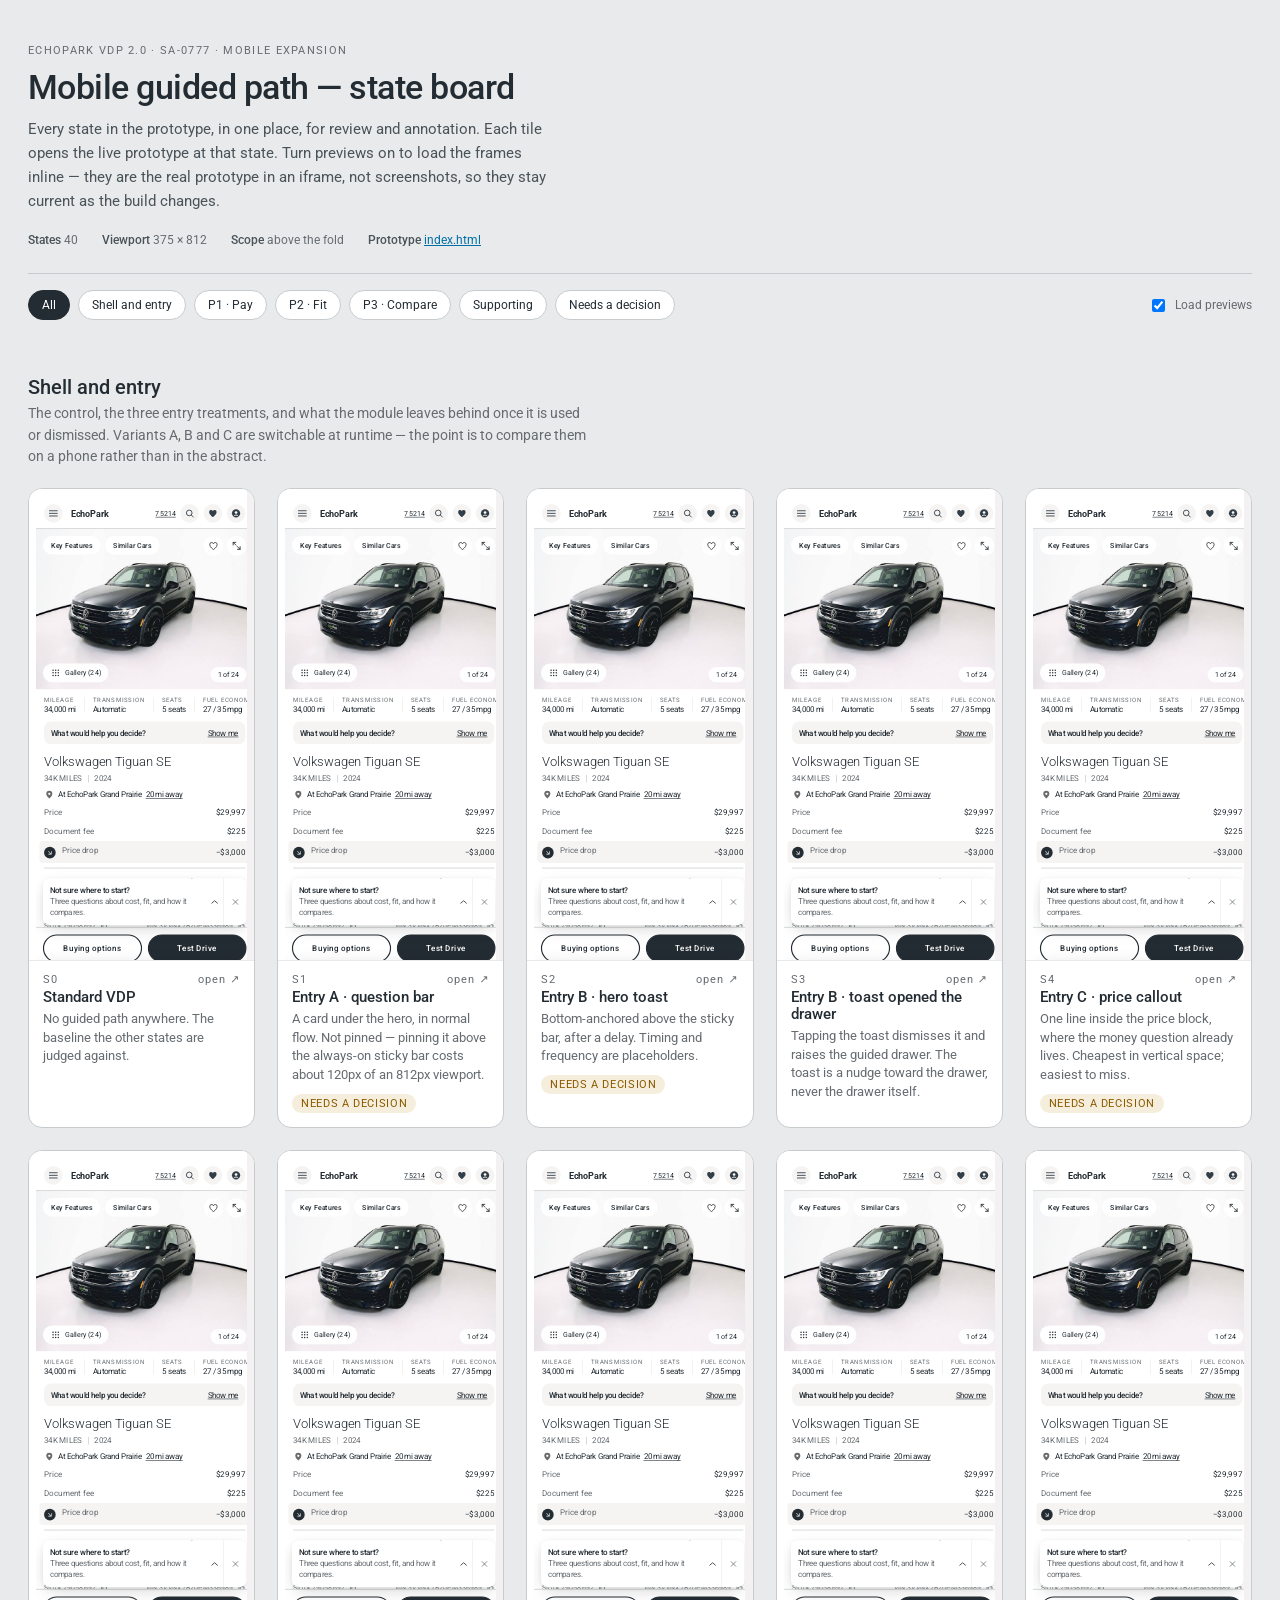
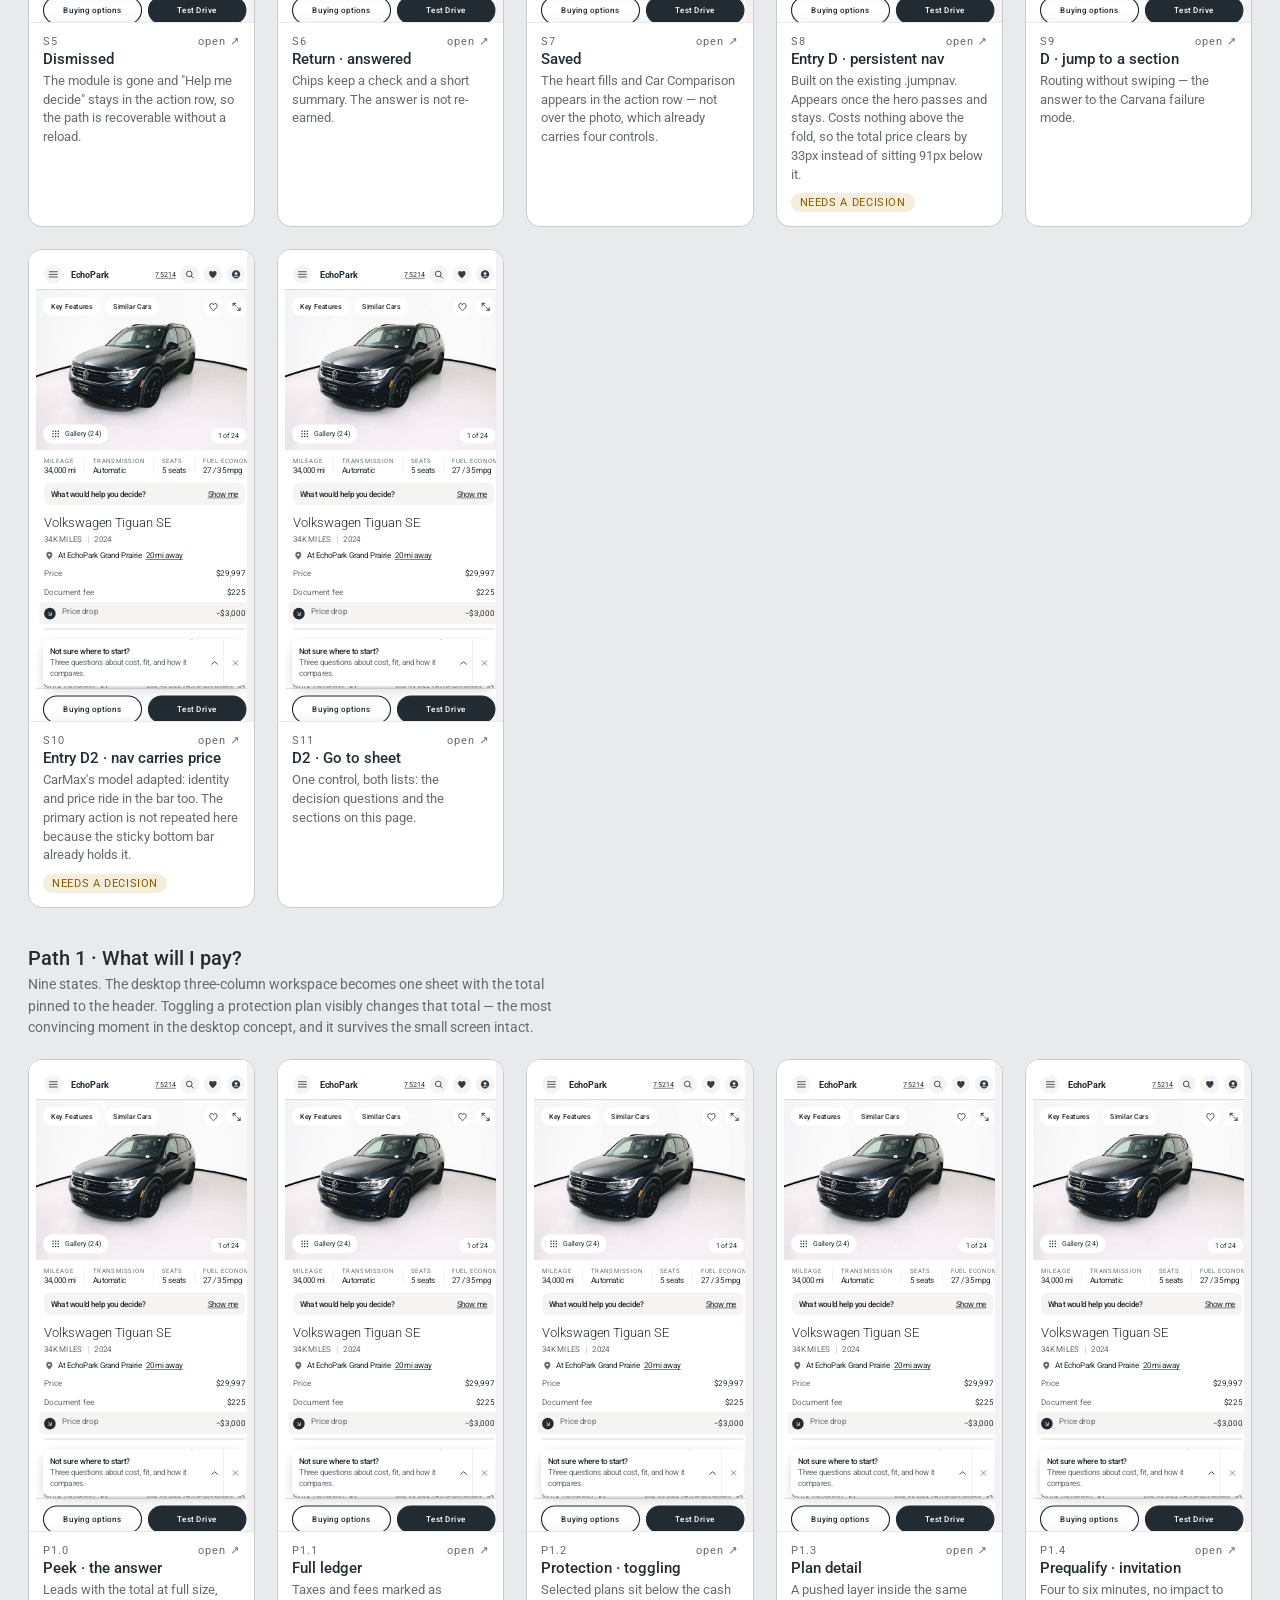
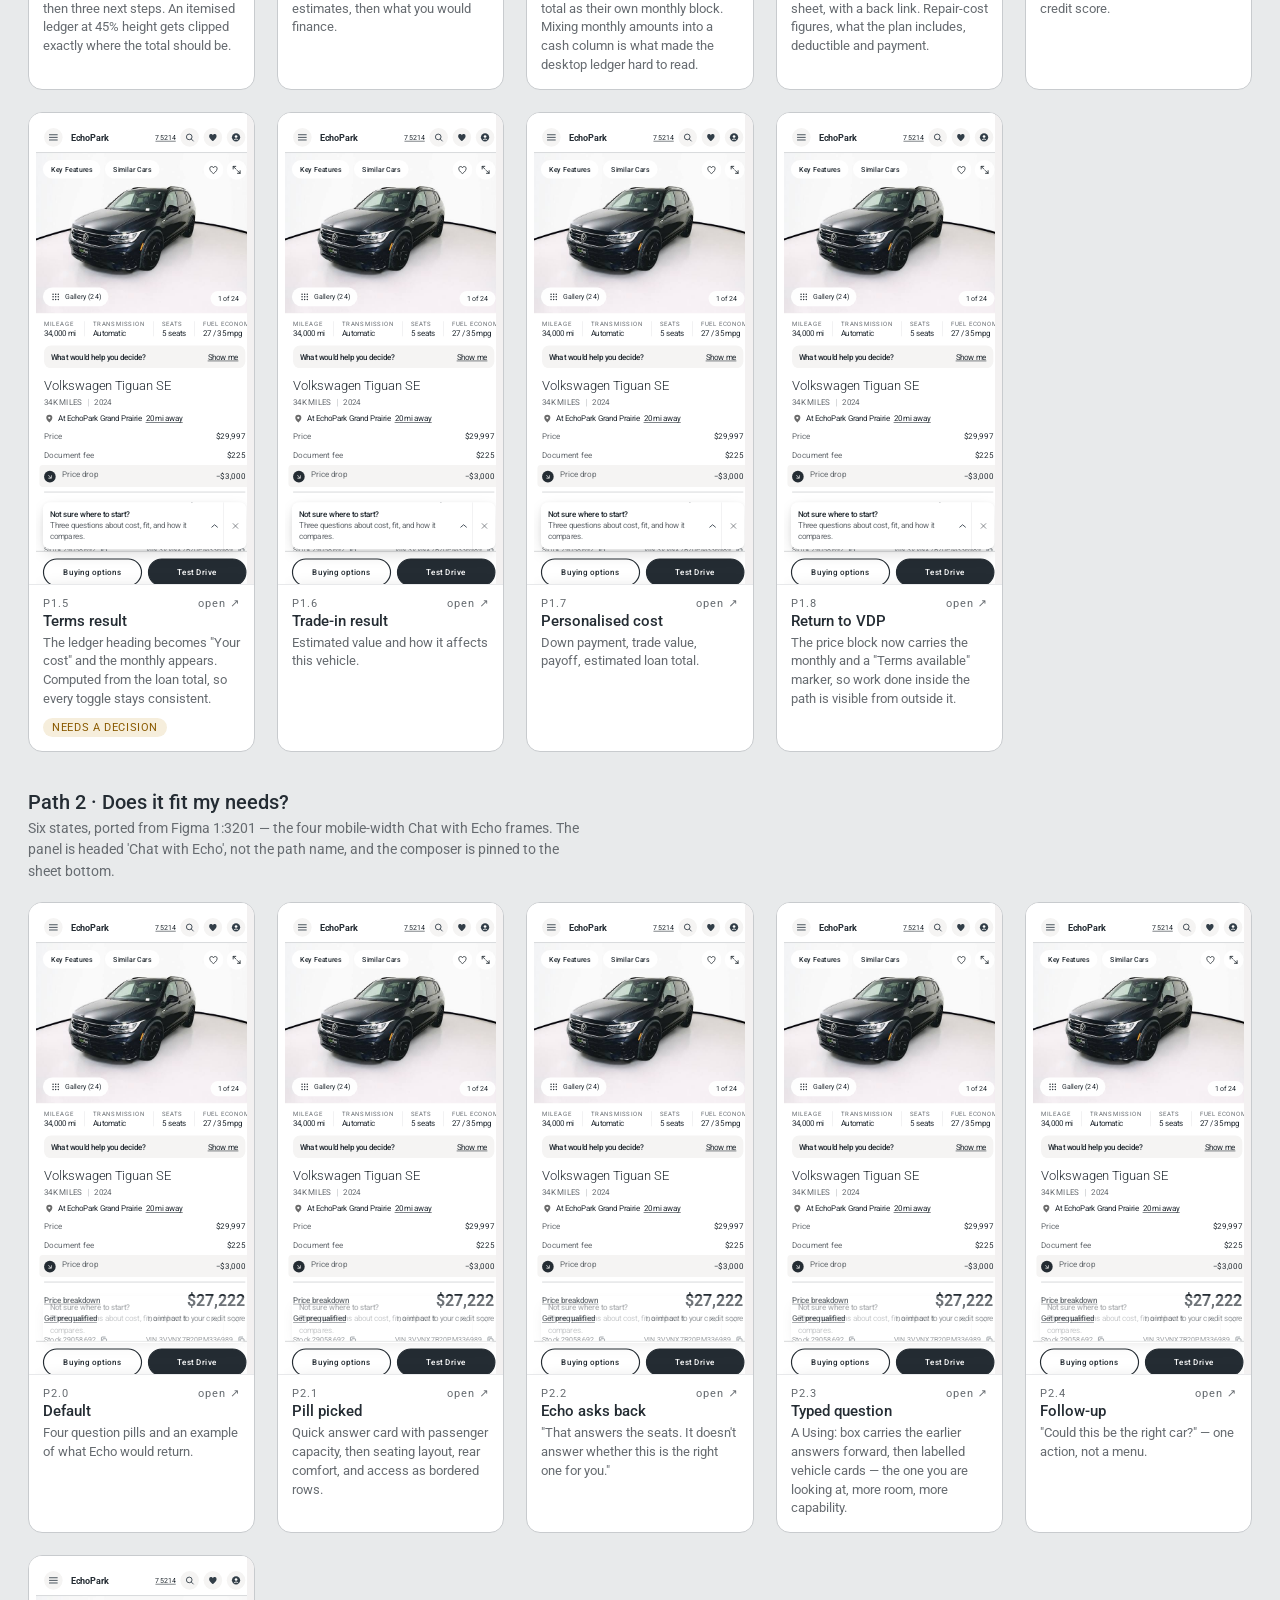
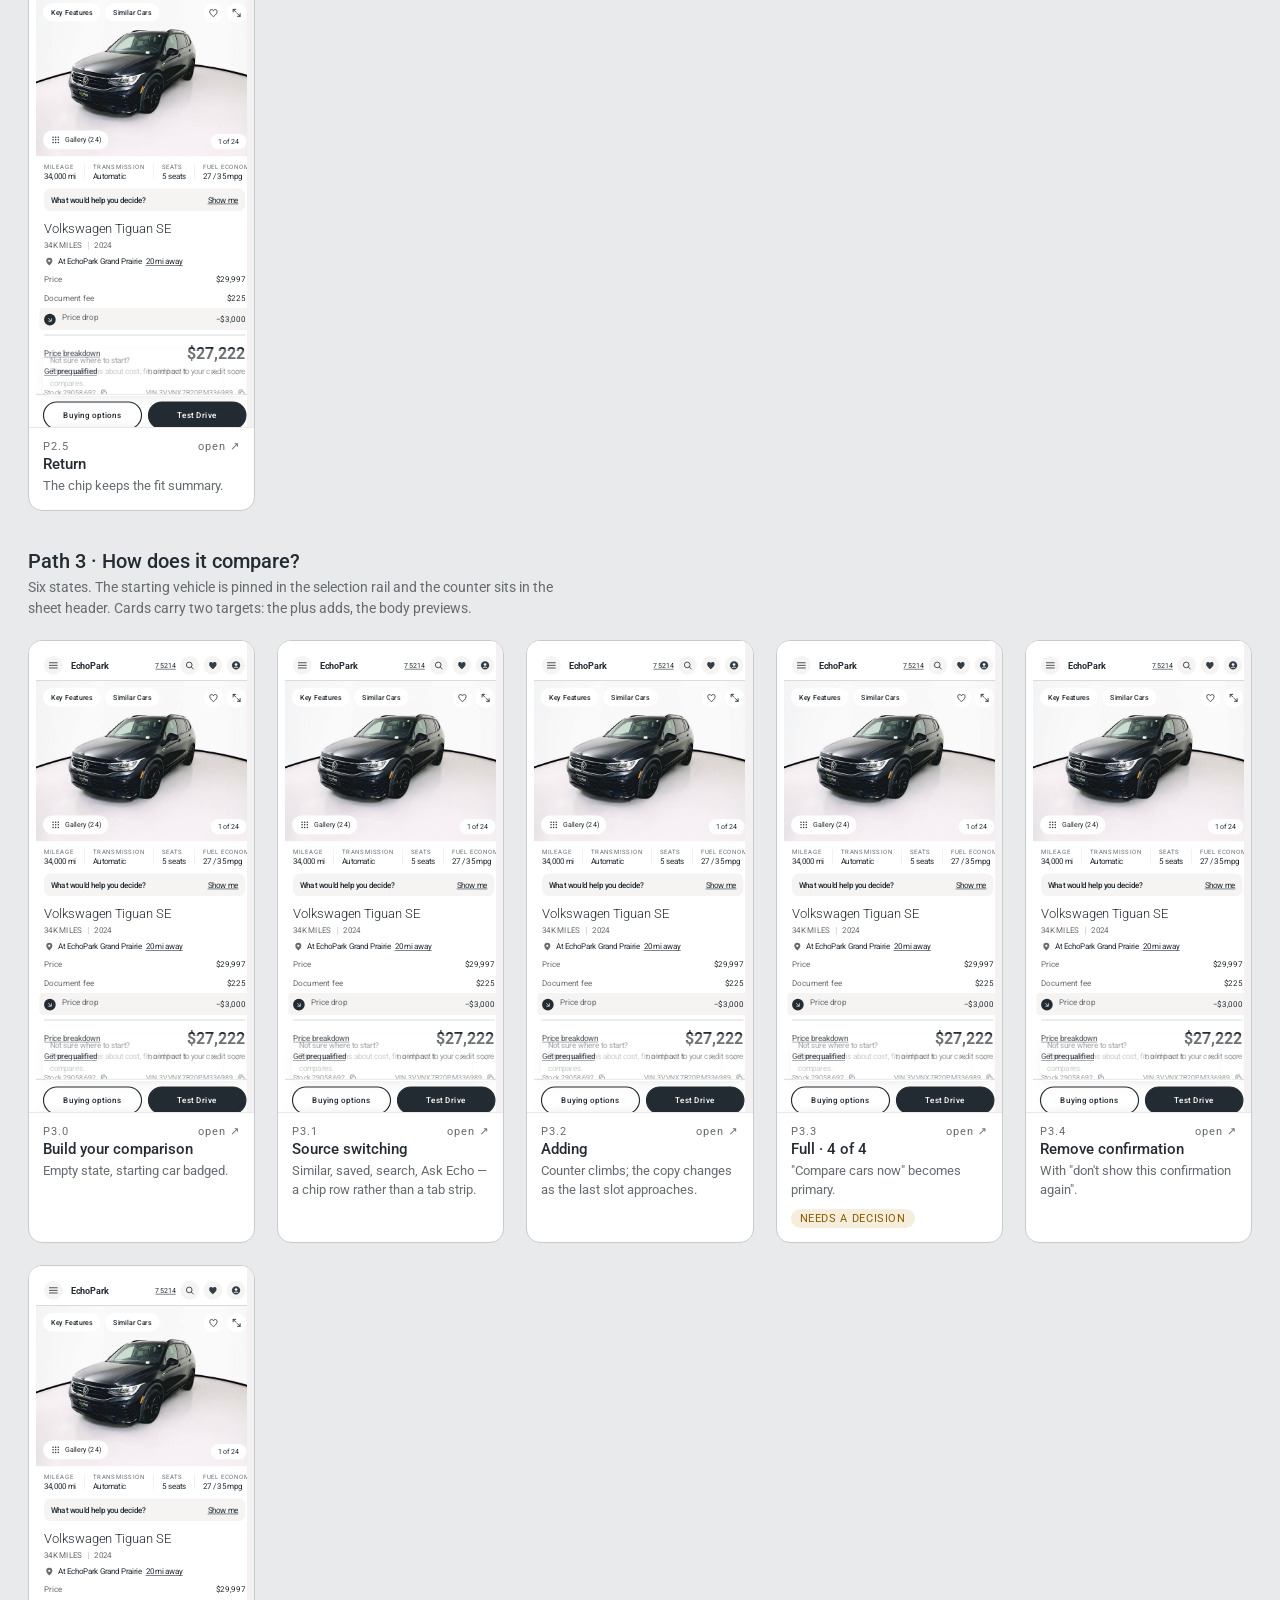
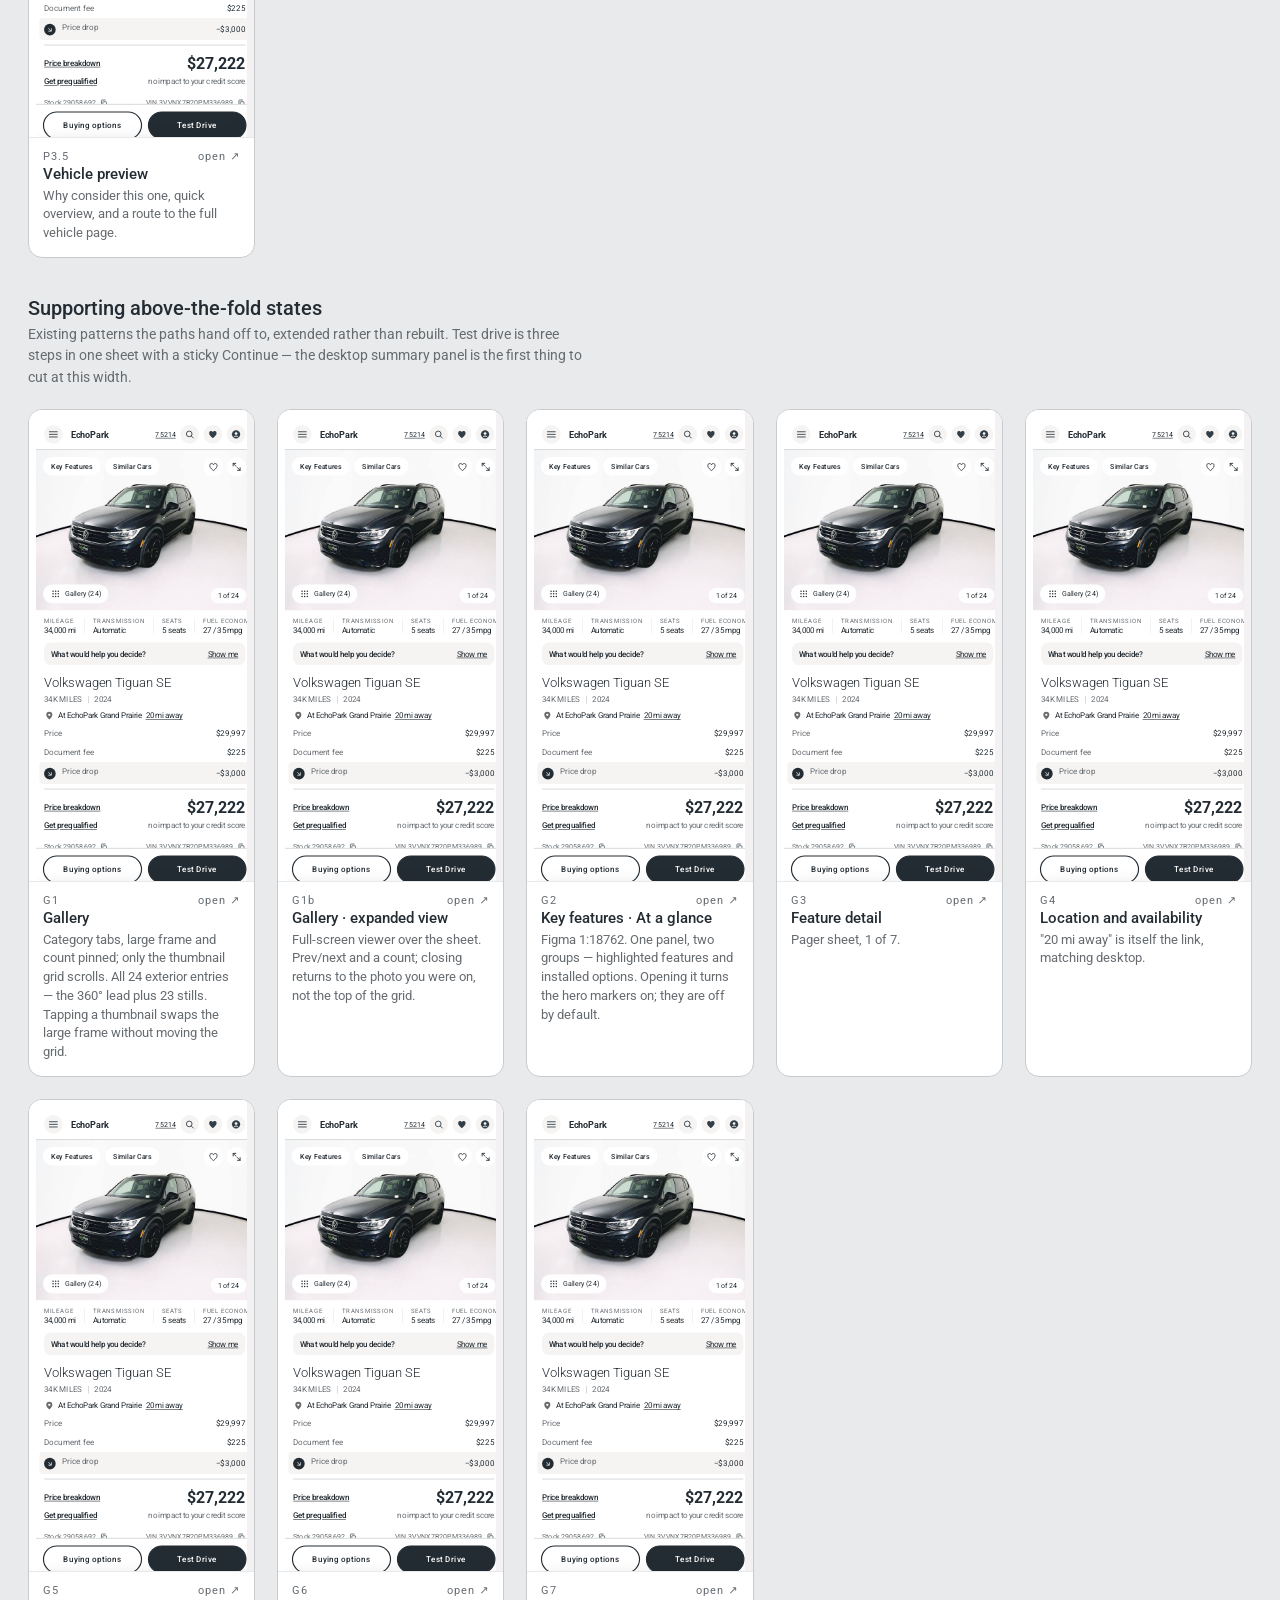
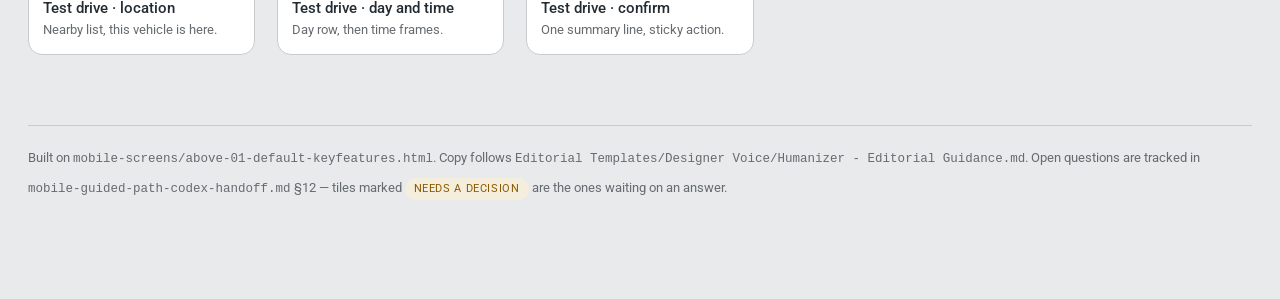
<file: state-board.html>
<!DOCTYPE html><html lang="en"><head>
<meta charset="UTF-8">
<meta name="viewport" content="width=device-width, initial-scale=1.0">
<title>Mobile Guided Path — state board</title>
<link rel="preconnect" href="https://fonts.googleapis.com">
<link rel="preconnect" href="https://fonts.gstatic.com" crossorigin>
<link href="https://fonts.googleapis.com/css2?family=Roboto:wght@300;400;500;700&display=swap" rel="stylesheet">
<style>
:root{
  --ink:#242C33; --ink-2:#4A5359; --muted:#666B70;
  --line:#C8CBCE; --line-soft:#E8E9EB; --soft:#F3F1F1; --canvas:#E8EAEB;
  --green:#62A60A; --green-ink:#3F6D06; --blue:#006FA6;
}
*{box-sizing:border-box}
body{margin:0;background:var(--canvas);color:var(--ink);font-family:Roboto,Arial,system-ui,sans-serif;font-size:16px}
.wrap{max-width:1360px;margin:0 auto;padding:0 28px 100px}
header{padding:44px 0 26px;border-bottom:1px solid var(--line)}
.eyebrow{font-size:11px;letter-spacing:.12em;text-transform:uppercase;color:var(--muted);margin:0 0 10px}
h1{margin:0 0 10px;font-size:34px;font-weight:500;letter-spacing:-.015em}
.lede{margin:0;max-width:66ch;font-size:15px;line-height:1.6;color:var(--ink-2)}
.meta{display:flex;flex-wrap:wrap;gap:8px 24px;margin-top:20px;font-size:12px;color:var(--muted)}
.meta b{color:var(--ink-2);font-weight:500}

.toolbar{position:sticky;top:0;z-index:10;background:var(--canvas);padding:16px 0;display:flex;flex-wrap:wrap;gap:8px;align-items:center;border-bottom:1px solid var(--line-soft)}
.toolbar button{font-size:12px;padding:7px 13px;border-radius:999px;border:1px solid var(--line);background:#fff;cursor:pointer;font-family:inherit;color:inherit}
.toolbar button.on{background:var(--ink);color:#fff;border-color:var(--ink)}
.toolbar .spacer{flex:1}
.toolbar label{font-size:12px;color:var(--muted);display:flex;align-items:center;gap:7px;cursor:pointer}

section{padding-top:38px}
h2{margin:0 0 4px;font-size:20px;font-weight:500}
h2 + p{margin:0 0 20px;font-size:13.5px;color:var(--muted);max-width:70ch;line-height:1.6}

.grid{display:grid;gap:22px;grid-template-columns:repeat(auto-fill,minmax(218px,1fr))}
.tile{background:#fff;border:1px solid var(--line);border-radius:14px;overflow:hidden;display:flex;flex-direction:column}
.shot{position:relative;height:472px;background:var(--soft);border-bottom:1px solid var(--line-soft);overflow:hidden}
.shot iframe{position:absolute;top:0;left:0;width:375px;height:812px;border:0;transform:scale(.58);transform-origin:top left}
.shot .ph{position:absolute;inset:0;display:grid;place-items:center;color:var(--muted);font-size:12px}
.shot a.open{position:absolute;inset:0;z-index:2}
.tcap{padding:12px 14px 14px}
.tid{font-size:11px;letter-spacing:.09em;color:var(--muted);display:flex;justify-content:space-between;gap:8px}
.tname{font-size:14.5px;margin:3px 0 4px;font-weight:500}
.tnote{font-size:12.5px;color:var(--muted);line-height:1.5}
.tag{display:inline-block;margin-top:9px;font-size:10.5px;letter-spacing:.06em;text-transform:uppercase;padding:3px 9px;border-radius:999px;background:var(--soft);color:var(--ink-2)}
.tag.q{background:#F6EEDC;color:#8A5A00}

footer{margin-top:70px;padding-top:22px;border-top:1px solid var(--line);font-size:12.5px;color:var(--muted);line-height:1.6}
a{color:var(--blue)}
@media (prefers-reduced-motion:reduce){*{transition:none!important;animation:none!important}}
</style>
</head>
<body>
<div class="wrap">

<header>
  <p class="eyebrow">EchoPark VDP 2.0 · SA-0777 · mobile expansion</p>
  <h1>Mobile guided path — state board</h1>
  <p class="lede">Every state in the prototype, in one place, for review and annotation. Each tile opens
    the live prototype at that state. Turn previews on to load the frames inline — they are the real
    prototype in an iframe, not screenshots, so they stay current as the build changes.</p>
  <div class="meta">
    <span><b>States</b> 40</span>
    <span><b>Viewport</b> 375 × 812</span>
    <span><b>Scope</b> above the fold</span>
    <span><b>Prototype</b> <a href="index.html">index.html</a></span>
  </div>
</header>

<div class="toolbar">
  <button data-f="all" class="on">All</button>
  <button data-f="S">Shell and entry</button>
  <button data-f="P1">P1 · Pay</button>
  <button data-f="P2">P2 · Fit</button>
  <button data-f="P3">P3 · Compare</button>
  <button data-f="G">Supporting</button>
  <button data-f="q">Needs a decision</button>
  <span class="spacer"></span>
  <label><input type="checkbox" id="prev" checked> Load previews</label>
</div>

<div id="board"></div>

<footer>
  Built on <code>mobile-screens/above-01-default-keyfeatures.html</code>. Copy follows
  <code>Editorial Templates/Designer Voice/Humanizer - Editorial Guidance.md</code>.
  Open questions are tracked in <code>mobile-guided-path-codex-handoff.md</code> §12 —
  tiles marked <span class="tag q">needs a decision</span> are the ones waiting on an answer.
</footer>

</div>

<script>
const GROUPS = [
 {key:'S', title:'Shell and entry', note:'The control, the three entry treatments, and what the module leaves behind once it is used or dismissed. Variants A, B and C are switchable at runtime — the point is to compare them on a phone rather than in the abstract.', items:[
  ['S0','Standard VDP','No guided path anywhere. The baseline the other states are judged against.'],
  ['S1','Entry A · question bar','A card under the hero, in normal flow. Not pinned — pinning it above the always-on sticky bar costs about 120px of an 812px viewport.',1],
  ['S2','Entry B · hero toast','Bottom-anchored above the sticky bar, after a delay. Timing and frequency are placeholders.',1],
  ['S3','Entry B · toast opened the drawer','Tapping the toast dismisses it and raises the guided drawer. The toast is a nudge toward the drawer, never the drawer itself.'],
  ['S4','Entry C · price callout','One line inside the price block, where the money question already lives. Cheapest in vertical space; easiest to miss.',1],
  ['S5','Dismissed','The module is gone and "Help me decide" stays in the action row, so the path is recoverable without a reload.'],
  ['S6','Return · answered','Chips keep a check and a short summary. The answer is not re-earned.'],
  ['S7','Saved','The heart fills and Car Comparison appears in the action row — not over the photo, which already carries four controls.'],
  ['S8','Entry D · persistent nav','Built on the existing .jumpnav. Appears once the hero passes and stays. Costs nothing above the fold, so the total price clears by 33px instead of sitting 91px below it.',1],
  ['S9','D · jump to a section','Routing without swiping — the answer to the Carvana failure mode.'],
  ['S10','Entry D2 · nav carries price','CarMax\'s model adapted: identity and price ride in the bar too. The primary action is not repeated here because the sticky bottom bar already holds it.',1],
  ['S11','D2 · Go to sheet','One control, both lists: the decision questions and the sections on this page.']
 ]},
 {key:'P1', title:'Path 1 · What will I pay?', note:'Nine states. The desktop three-column workspace becomes one sheet with the total pinned to the header. Toggling a protection plan visibly changes that total — the most convincing moment in the desktop concept, and it survives the small screen intact.', items:[
  ['P1.0','Peek · the answer','Leads with the total at full size, then three next steps. An itemised ledger at 45% height gets clipped exactly where the total should be.'],
  ['P1.1','Full ledger','Taxes and fees marked as estimates, then what you would finance.'],
  ['P1.2','Protection · toggling','Selected plans sit below the cash total as their own monthly block. Mixing monthly amounts into a cash column is what made the desktop ledger hard to read.'],
  ['P1.3','Plan detail','A pushed layer inside the same sheet, with a back link. Repair-cost figures, what the plan includes, deductible and payment.'],
  ['P1.4','Prequalify · invitation','Four to six minutes, no impact to credit score.'],
  ['P1.5','Terms result','The ledger heading becomes "Your cost" and the monthly appears. Computed from the loan total, so every toggle stays consistent.',1],
  ['P1.6','Trade-in result','Estimated value and how it affects this vehicle.'],
  ['P1.7','Personalised cost','Down payment, trade value, payoff, estimated loan total.'],
  ['P1.8','Return to VDP','The price block now carries the monthly and a "Terms available" marker, so work done inside the path is visible from outside it.']
 ]},
 {key:'P2', title:'Path 2 · Does it fit my needs?', note:'Six states, ported from Figma 1:3201 — the four mobile-width Chat with Echo frames. The panel is headed \'Chat with Echo\', not the path name, and the composer is pinned to the sheet bottom.', items:[
  ['P2.0','Default','Four question pills and an example of what Echo would return.'],
  ['P2.1','Pill picked','Quick answer card with passenger capacity, then seating layout, rear comfort, and access as bordered rows.'],
  ['P2.2','Echo asks back','"That answers the seats. It doesn\'t answer whether this is the right one for you."'],
  ['P2.3','Typed question','A Using: box carries the earlier answers forward, then labelled vehicle cards — the one you are looking at, more room, more capability.'],
  ['P2.4','Follow-up','"Could this be the right car?" — one action, not a menu.'],
  ['P2.5','Return','The chip keeps the fit summary.']
 ]},
 {key:'P3', title:'Path 3 · How does it compare?', note:'Six states. The starting vehicle is pinned in the selection rail and the counter sits in the sheet header. Cards carry two targets: the plus adds, the body previews.', items:[
  ['P3.0','Build your comparison','Empty state, starting car badged.'],
  ['P3.1','Source switching','Similar, saved, search, Ask Echo — a chip row rather than a tab strip.'],
  ['P3.2','Adding','Counter climbs; the copy changes as the last slot approaches.'],
  ['P3.3','Full · 4 of 4','"Compare cars now" becomes primary.',1],
  ['P3.4','Remove confirmation','With "don\'t show this confirmation again".'],
  ['P3.5','Vehicle preview','Why consider this one, quick overview, and a route to the full vehicle page.']
 ]},
 {key:'G', title:'Supporting above-the-fold states', note:'Existing patterns the paths hand off to, extended rather than rebuilt. Test drive is three steps in one sheet with a sticky Continue — the desktop summary panel is the first thing to cut at this width.', items:[
  ['G1','Gallery','Category tabs, large frame and count pinned; only the thumbnail grid scrolls. All 24 exterior entries — the 360° lead plus 23 stills. Tapping a thumbnail swaps the large frame without moving the grid.'],
  ['G1b','Gallery · expanded view','Full-screen viewer over the sheet. Prev/next and a count; closing returns to the photo you were on, not the top of the grid.'],
  ['G2','Key features · At a glance','Figma 1:18762. One panel, two groups — highlighted features and installed options. Opening it turns the hero markers on; they are off by default.'],
  ['G3','Feature detail','Pager sheet, 1 of 7.'],
  ['G4','Location and availability','"20 mi away" is itself the link, matching desktop.'],
  ['G5','Test drive · location','Nearby list, this vehicle is here.'],
  ['G6','Test drive · day and time','Day row, then time frames.'],
  ['G7','Test drive · confirm','One summary line, sticky action.']
 ]}
];

const board = document.getElementById('board');
board.innerHTML = GROUPS.map(g=>`
  <section data-g="${g.key}">
    <h2>${g.title}</h2>
    <p>${g.note}</p>
    <div class="grid">
      ${g.items.map(([id,name,note,q])=>`
        <div class="tile" data-g="${g.key}" data-q="${q?1:0}">
          <div class="shot" data-state="${id}">
            <div class="ph">Preview off</div>
            <a class="open" href="index.html?state=${id}" target="_blank" title="Open ${id} in the prototype"></a>
          </div>
          <div class="tcap">
            <div class="tid"><span>${id}</span><span>open ↗</span></div>
            <div class="tname">${name}</div>
            <div class="tnote">${note}</div>
            ${q?'<span class="tag q">Needs a decision</span>':''}
          </div>
        </div>`).join('')}
    </div>
  </section>`).join('');

/* previews load only when scrolled into view — 31 live frames at once is a lot
   of work for a page that is mostly read, not operated */
let io = null;
function mountPreviews(on){
  document.querySelectorAll('.shot').forEach(sh=>{
    const has = sh.querySelector('iframe');
    if (!on){ if(has) has.remove(); sh.querySelector('.ph').style.display='grid'; return; }
  });
  if (!on){ if(io){io.disconnect(); io=null;} return; }
  io = new IntersectionObserver(entries=>{
    entries.forEach(e=>{
      if (!e.isIntersecting) return;
      const sh = e.target;
      if (sh.querySelector('iframe')) return;
      const f = document.createElement('iframe');
      f.setAttribute('loading','lazy');
      f.setAttribute('title', sh.dataset.state);
      f.src = 'index.html?state=' + sh.dataset.state;
      sh.insertBefore(f, sh.firstChild);
      sh.querySelector('.ph').style.display='none';
      io.unobserve(sh);
    });
  }, {rootMargin:'400px'});
  document.querySelectorAll('.shot').forEach(sh=>io.observe(sh));
}
document.getElementById('prev').addEventListener('change', e=>mountPreviews(e.target.checked));
mountPreviews(true);

document.querySelector('.toolbar').addEventListener('click', e=>{
  const b = e.target.closest('button[data-f]'); if(!b) return;
  document.querySelectorAll('.toolbar button').forEach(x=>x.classList.remove('on'));
  b.classList.add('on');
  const f = b.dataset.f;
  document.querySelectorAll('.tile').forEach(t=>{
    const show = f==='all' ? true : f==='q' ? t.dataset.q==='1' : t.dataset.g===f;
    t.style.display = show ? '' : 'none';
  });
  document.querySelectorAll('section').forEach(s=>{
    s.style.display = Array.from(s.querySelectorAll('.tile')).some(t=>t.style.display!=='none') ? '' : 'none';
  });
});
</script>
</body></html>
</file>
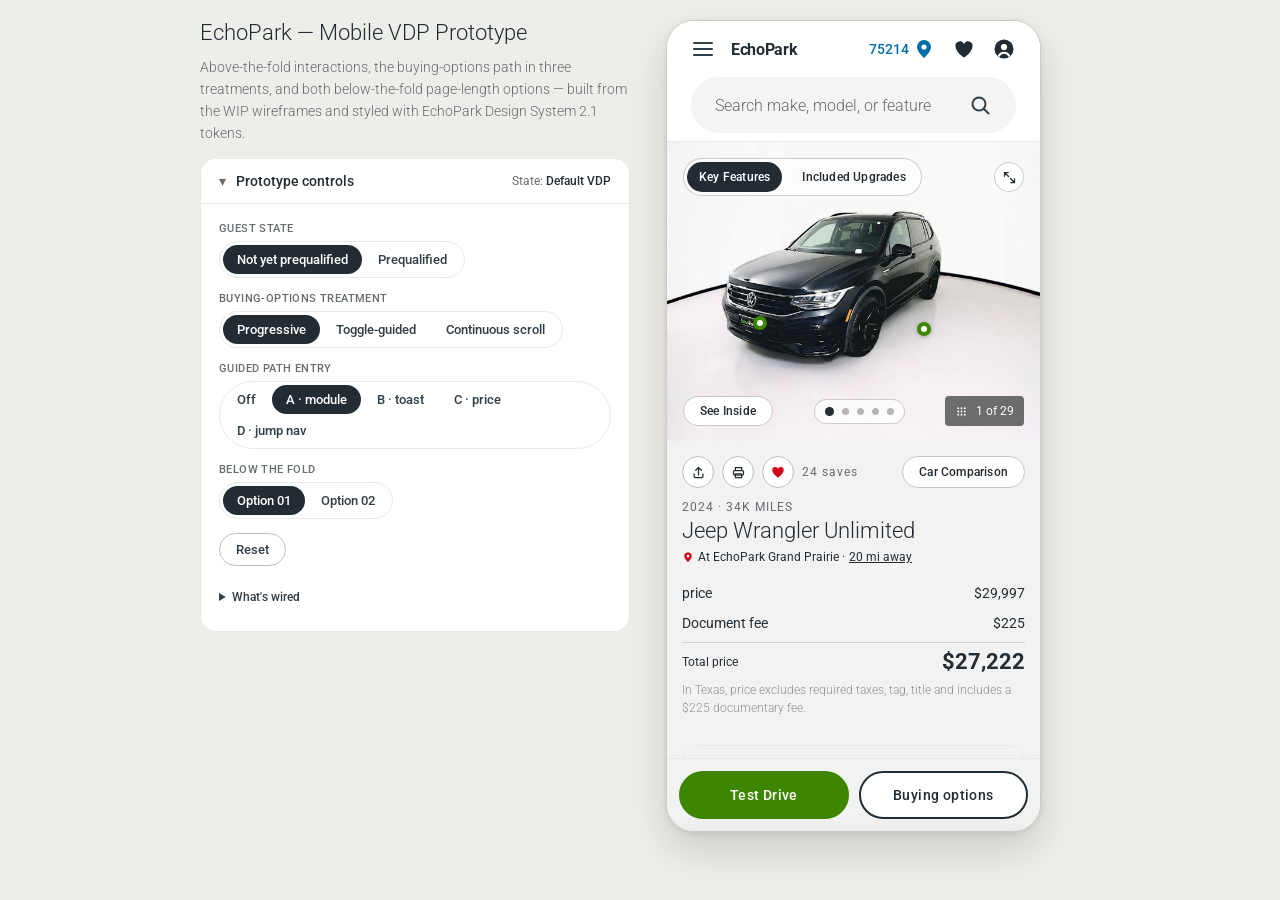
<file: vdp.html>
<!DOCTYPE html>
<html lang="en">
<head>
<meta charset="utf-8">
<meta name="viewport" content="width=device-width, initial-scale=1">
<title>EchoPark — Mobile VDP Prototype</title>
<link rel="preconnect" href="https://fonts.googleapis.com">
<link rel="preconnect" href="https://fonts.gstatic.com" crossorigin>
<link href="https://fonts.googleapis.com/css2?family=Roboto:ital,wght@0,300;0,400;0,500;0,700&display=swap" rel="stylesheet">
<style>
:root{
  --color-text-primary:#242C33;
  --color-text-secondary:#313D47;
  --color-text-tertiary:#666B70;
  --color-text-link:#006FA6;
  --color-action-primary:#3E8500;
  --color-action-primary-hover:#356F00;
  --color-surface-subtle:#F5F4F3;
  --color-surface-muted:#E8E9EB;
  --color-surface-warm:#EFEEEC;
  --color-border-default:#E8E9EB;
  --color-border-strong:#BCBFC2;
  --color-scrim:rgba(20,20,20,.35);

  --font-family:'Roboto',-apple-system,BlinkMacSystemFont,'Segoe UI',sans-serif;
  --fs-h4:26px; --lh-h4:31.2px; --ls-h4:-0.2px;
  --fs-h5:22px; --lh-h5:26.4px;
  --fs-subhead:18px;
  --fs-body-lg:16px; --lh-body-lg:24px;
  --fs-body-sm:14px; --lh-body-sm:22px;
  --fs-label:12px; --ls-label:0.2px;
  --fs-btn:14px; --ls-btn:0.4px;
  --fw-light:300; --fw-regular:400; --fw-medium:500; --fw-bold:700;

  --radius-sm:8px; --radius-md:10px; --radius-lg:16px; --radius-frame:28px; --radius-circular:9999px;
  --border-thin:2px;
}
*{box-sizing:border-box;-webkit-tap-highlight-color:transparent;}
html,body{margin:0;padding:0;}
body{font-family:var(--font-family);color:var(--color-text-primary);background:#EDEDEA;min-height:100vh;padding:20px 16px 40px;display:flex;justify-content:center;}
.stage{display:flex;align-items:flex-start;gap:36px;max-width:880px;width:100%;}
.side{flex:1 1 auto;min-width:0;max-width:430px;display:flex;flex-direction:column;gap:14px;position:sticky;top:20px;}
@media (max-width:860px){
  body{padding:16px 12px 40px;}
  .stage{flex-direction:column;align-items:center;gap:20px;}
  .side{order:2;position:static;max-width:375px;width:100%;}
}
[hidden]{display:none !important;}

/* ============ CHROME ============ */
.chrome{width:100%;display:flex;flex-direction:column;gap:10px;}
.chrome h1{font-size:var(--fs-h5);line-height:var(--lh-h5);font-weight:var(--fw-light);margin:0;}
.chrome > p{margin:0;font-size:var(--fs-body-sm);line-height:var(--lh-body-sm);color:var(--color-text-tertiary);font-weight:var(--fw-light);}
.ctlrow{display:flex;flex-direction:column;gap:14px;align-items:flex-start;padding-top:14px;}
.ctl{display:flex;flex-direction:column;gap:6px;}
.ctl > span{font-size:11px;letter-spacing:.4px;text-transform:uppercase;color:var(--color-text-tertiary);font-weight:var(--fw-medium);}
.ctlgroup{display:flex;flex-wrap:wrap;background:#fff;border:1px solid var(--color-border-default);border-radius:var(--radius-circular);padding:3px;gap:2px;}
.ctlgroup button{border:0;background:transparent;cursor:pointer;font-family:var(--font-family);font-size:13px;font-weight:var(--fw-medium);color:var(--color-text-secondary);padding:7px 14px;border-radius:var(--radius-circular);white-space:nowrap;}
.ctlgroup button[aria-pressed="true"]{background:var(--color-text-primary);color:#fff;}
.ctlreset{border:1px solid var(--color-border-strong);background:#fff;cursor:pointer;font-family:var(--font-family);font-size:13px;font-weight:var(--fw-medium);color:var(--color-text-secondary);padding:8px 16px;border-radius:var(--radius-circular);}
.panel{width:100%;background:#fff;border:1px solid var(--color-border-default);border-radius:var(--radius-lg);overflow:hidden;}
.panelhead{width:100%;display:flex;align-items:center;justify-content:space-between;gap:12px;padding:14px 18px;background:#fff;border:0;cursor:pointer;font-family:var(--font-family);font-size:var(--fs-body-sm);font-weight:var(--fw-medium);color:var(--color-text-primary);text-align:left;}
.panelhead:hover{background:var(--color-surface-subtle);}
.panelhead-left{display:flex;align-items:center;gap:10px;}
.panelchev{color:var(--color-text-tertiary);transition:transform .18s ease;display:inline-block;}
.panel[data-open="false"] .panelchev{transform:rotate(-90deg);}
.panelstate{font-size:12px;color:var(--color-text-tertiary);font-weight:var(--fw-regular);}
.panelstate b{color:var(--color-text-primary);font-weight:var(--fw-medium);}
.panelbody{padding:4px 18px 18px;border-top:1px solid var(--color-border-default);display:flex;flex-direction:column;gap:16px;}
.panel[data-open="false"] .panelbody{display:none;}
.notes{font-size:var(--fs-label);line-height:19px;color:var(--color-text-tertiary);font-weight:var(--fw-light);}
.notes summary{cursor:pointer;font-size:var(--fs-label);font-weight:var(--fw-medium);color:var(--color-text-secondary);padding:6px 0;}
.notes p{margin:8px 0 0;}
.notes b{color:var(--color-text-secondary);font-weight:var(--fw-medium);}

/* ============ DEVICE ============ */
.phone{position:relative;width:375px;height:812px;flex:0 0 auto;background:#fff;border:1px solid #CFCAC2;border-radius:var(--radius-frame);overflow:hidden;display:flex;flex-direction:column;box-shadow:0 18px 40px rgba(0,0,0,.14),0 2px 6px rgba(0,0,0,.08);}
.icon{width:24px;height:24px;display:block;flex:0 0 auto;}

.mhead{border-bottom:1px solid var(--color-border-default);padding:16px 24px 8px;display:flex;flex-direction:column;gap:16px;flex:0 0 auto;background:#fff;z-index:3;}
.topactions{display:flex;align-items:center;justify-content:space-between;}
.topleft{display:flex;align-items:center;gap:16px;}
.logo{font-weight:var(--fw-bold);font-size:var(--fs-body-lg);letter-spacing:-.32px;}
.topright{display:flex;align-items:center;gap:16px;}
.zip{display:flex;align-items:center;gap:3px;color:var(--color-text-link);font-size:var(--fs-body-sm);font-weight:var(--fw-medium);}
.searchfield{background:var(--color-surface-subtle);border-radius:32px;padding:16px 24px;display:flex;align-items:center;gap:24px;}
.searchfield span{flex:1;min-width:0;color:var(--color-text-tertiary);font-size:var(--fs-body-lg);font-weight:var(--fw-light);overflow:hidden;text-overflow:ellipsis;white-space:nowrap;}

.scroll{flex:1;min-height:0;overflow-y:auto;overflow-x:hidden;background:#fff;}
.scroll::-webkit-scrollbar{width:0;}

/* ---- hero carousel ---- */
.hero{position:relative;height:300px;background:#E4E3DF;overflow:hidden;touch-action:pan-y;user-select:none;}
.herotrack{position:absolute;inset:0;display:flex;will-change:transform;}
.herotrack.animate{transition:transform .28s cubic-bezier(.32,.72,0,1);}
.heroslide{flex:0 0 100%;height:100%;position:relative;}
.heroslide img{width:100%;height:100%;object-fit:cover;display:block;pointer-events:none;}
.heroTop{position:absolute;top:16px;left:16px;right:16px;display:flex;align-items:center;justify-content:space-between;gap:8px;z-index:3;}
.pillgroup{display:flex;align-items:center;gap:8px;padding:3px;background:rgba(255,255,255,.62);border:1px solid rgba(163,154,147,.5);border-radius:var(--radius-circular);backdrop-filter:blur(6px);}
.pill{height:30px;display:flex;align-items:center;justify-content:center;padding:0 12px;border-radius:var(--radius-circular);border:0;background:transparent;cursor:pointer;font-family:var(--font-family);font-size:var(--fs-label);letter-spacing:var(--ls-label);font-weight:var(--fw-medium);color:var(--color-text-primary);white-space:nowrap;}
.pill[aria-pressed="true"]{background:var(--color-text-primary);color:#fff;}
.iconbtn{width:30px;height:30px;border-radius:var(--radius-circular);background:#fff;border:1px solid rgba(163,154,147,.5);display:flex;align-items:center;justify-content:center;cursor:pointer;padding:0;flex:0 0 auto;}
.hotspot{position:absolute;width:14px;height:14px;border-radius:var(--radius-circular);background:#fff;border:4px solid var(--color-action-primary);box-shadow:0 1px 4px rgba(0,0,0,.25);cursor:pointer;padding:0;z-index:3;transition:transform .15s ease;}
.hotspot:hover{transform:scale(1.18);}
.heroBottom{position:absolute;left:16px;right:16px;bottom:16px;display:flex;align-items:center;justify-content:space-between;gap:10px;z-index:3;}
.seeinside{height:30px;padding:0 16px;border-radius:var(--radius-circular);background:#fff;border:1px solid #C7C7C2;cursor:pointer;font-family:var(--font-family);font-size:var(--fs-label);letter-spacing:var(--ls-label);font-weight:var(--fw-medium);color:var(--color-text-primary);white-space:nowrap;flex:0 0 auto;}
.herodots{flex:1;display:flex;align-items:center;justify-content:center;}
.herodotsinner{display:flex;align-items:center;gap:8px;padding:7px 10px;border-radius:var(--radius-circular);background:rgba(255,255,255,.72);border:1px solid rgba(163,154,147,.5);backdrop-filter:blur(6px);}
.herodots i{width:7px;height:7px;border-radius:50%;background:rgba(36,44,51,.34);display:block;transition:background .18s ease,width .18s ease,height .18s ease;}
.herodots i.on{background:var(--color-text-primary);width:9px;height:9px;}
.photocount{height:30px;padding:0 10px;border-radius:4px;background:rgba(25,28,26,.62);display:flex;align-items:center;gap:8px;color:#fff;font-size:var(--fs-label);cursor:pointer;border:0;font-family:var(--font-family);flex:0 0 auto;}

.body{padding:14px 15px 18px;display:flex;flex-direction:column;gap:12px;background:#F2F2F2;}
.rule{height:1px;background:var(--color-border-default);width:100%;}
.actionrow{display:flex;align-items:center;justify-content:space-between;}
.actionleft{display:flex;align-items:center;gap:8px;}
.subicon{width:32px;height:32px;border-radius:var(--radius-circular);background:#fff;border:1px solid var(--color-border-strong);display:flex;align-items:center;justify-content:center;cursor:pointer;padding:0;}
.saves{font-size:var(--fs-label);letter-spacing:1px;color:var(--color-text-tertiary);}
.comparepill{height:32px;padding:0 16px;border-radius:var(--radius-circular);background:#fff;border:1px solid #C7C7C2;cursor:pointer;font-family:var(--font-family);font-size:var(--fs-label);letter-spacing:var(--ls-label);font-weight:var(--fw-medium);color:var(--color-text-primary);}
.overline{font-size:var(--fs-label);letter-spacing:1px;color:var(--color-text-tertiary);}
h2.vtitle{margin:0;font-size:var(--fs-h5);line-height:var(--lh-h5);font-weight:var(--fw-light);}
.loc{font-size:var(--fs-label);line-height:18px;display:flex;gap:4px;align-items:center;}
.loc button{background:none;border:0;padding:0;font:inherit;color:inherit;text-decoration:underline;cursor:pointer;}
.prices{display:flex;flex-direction:column;gap:8px;margin-top:4px;}
.prow{display:flex;align-items:baseline;justify-content:space-between;gap:12px;font-size:var(--fs-body-sm);line-height:var(--lh-body-sm);}
.prow.total{border-top:1px solid #CFCFCF;padding-top:8px;align-items:center;}
.prow.total .lbl{font-size:var(--fs-label);}
.prow.total .val{font-size:var(--fs-h5);font-weight:var(--fw-bold);}
.pfine{font-size:var(--fs-label);line-height:18px;color:#909090;font-weight:var(--fw-light);margin:0;}

/* ============ BELOW THE FOLD ============ */
.jumpnav{position:sticky;top:0;z-index:5;background:#fff;border-bottom:1px solid var(--color-border-default);}
.jumpnav-top{display:flex;align-items:center;justify-content:space-between;gap:8px;padding:10px 15px;}
.jumpnav-title{font-size:var(--fs-label);font-weight:var(--fw-medium);white-space:nowrap;overflow:hidden;text-overflow:ellipsis;}
.jumpnav-icons{display:flex;gap:6px;flex:0 0 auto;}
.jumpnav-icons .subicon{width:28px;height:28px;}
.jumpnav-list{display:flex;gap:6px;overflow-x:auto;padding:0 15px 10px;scrollbar-width:none;}
.jumpnav-list::-webkit-scrollbar{display:none;}
.jumpnav-list a{flex:0 0 auto;font-size:var(--fs-label);letter-spacing:var(--ls-label);font-weight:var(--fw-medium);color:var(--color-text-secondary);text-decoration:none;padding:6px 12px;border-radius:var(--radius-circular);border:1px solid var(--color-border-default);background:#fff;cursor:pointer;}
.jumpnav-list a.active{background:var(--color-text-primary);color:#fff;border-color:var(--color-text-primary);}

.btf{padding:0 0 96px;}
.sect{padding:24px 15px;border-top:1px solid var(--color-border-default);}
.eyebrow{font-size:11px;letter-spacing:.8px;text-transform:uppercase;color:var(--color-action-primary);font-weight:var(--fw-medium);}
.sect h3{margin:4px 0 16px;font-size:var(--fs-h5);line-height:var(--lh-h5);font-weight:var(--fw-light);}
.sect > p.intro{margin:-8px 0 16px;font-size:var(--fs-body-sm);line-height:var(--lh-body-sm);color:var(--color-text-tertiary);font-weight:var(--fw-light);}

.hllist{display:flex;flex-direction:column;gap:14px;}
.hlrow{display:flex;align-items:center;gap:12px;}
.hlicon{width:36px;height:36px;border-radius:18px;background:#F4F4F2;flex:0 0 auto;}
.hltext label{display:block;font-size:var(--fs-label);color:var(--color-text-tertiary);}
.hltext b{font-size:var(--fs-body-sm);font-weight:var(--fw-medium);}

.accd{border:1px solid var(--color-border-default);border-radius:var(--radius-md);margin-bottom:10px;overflow:hidden;}
.ahead{width:100%;display:flex;align-items:center;justify-content:space-between;gap:10px;padding:14px;background:#fff;border:0;cursor:pointer;font-family:var(--font-family);font-size:var(--fs-body-sm);font-weight:var(--fw-medium);color:var(--color-text-primary);text-align:left;}
.achev{transition:transform .18s ease;color:var(--color-text-tertiary);}
.accd.open .achev{transform:rotate(180deg);}
.abody{padding:0 14px 14px;display:none;flex-direction:column;gap:10px;}
.accd.open .abody{display:flex;}
.specrow{display:flex;align-items:flex-start;justify-content:space-between;gap:14px;font-size:var(--fs-label);line-height:18px;}
.specrow span:first-child{color:var(--color-text-tertiary);}
.specrow span:last-child{text-align:right;font-weight:var(--fw-medium);}
.specrow.single span:first-child{color:var(--color-text-primary);}
.seeall{margin-top:6px;align-self:flex-start;border:1px solid var(--color-border-strong);background:#fff;border-radius:var(--radius-circular);padding:7px 14px;font-family:var(--font-family);font-size:var(--fs-label);font-weight:var(--fw-medium);cursor:pointer;}

.mcard{border:1px solid var(--color-border-default);border-radius:12px;padding:14px;margin-bottom:10px;}
.mcard b{display:block;font-size:var(--fs-body-sm);font-weight:var(--fw-medium);margin-bottom:4px;}
.mcard p{margin:0;font-size:var(--fs-label);line-height:18px;color:var(--color-text-tertiary);font-weight:var(--fw-light);}
.mcard.warm{background:var(--color-surface-warm);}
.promise{font-size:var(--fs-label);color:var(--color-text-tertiary);margin:-8px 0 14px;}
.certtag{display:inline-block;font-size:11px;letter-spacing:.4px;text-transform:uppercase;color:var(--color-action-primary);font-weight:var(--fw-medium);margin-bottom:12px;}
.checkrow{display:flex;align-items:center;justify-content:space-between;gap:12px;font-size:var(--fs-label);line-height:22px;}
.checkrow em{font-style:normal;color:var(--color-action-primary);font-weight:var(--fw-medium);white-space:nowrap;}

.hscroll{display:flex;gap:12px;overflow-x:auto;padding:0 15px 6px;scrollbar-width:none;margin:0 -15px;}
.hscroll::-webkit-scrollbar{display:none;}
.hcard{flex:0 0 168px;border:1px solid var(--color-border-default);border-radius:var(--radius-md);padding:10px;background:#fff;cursor:pointer;}
.hcard .pic{height:96px;border-radius:6px;background:#EEEEEC;margin-bottom:10px;display:flex;align-items:center;justify-content:center;font-size:var(--fs-label);color:var(--color-text-tertiary);overflow:hidden;}
.hcard .pic img{width:100%;height:100%;object-fit:cover;}
.hcard h4{margin:0 0 4px;font-size:var(--fs-body-sm);line-height:18px;font-weight:var(--fw-medium);}
.hcard .price{font-size:var(--fs-body-sm);font-weight:var(--fw-bold);}
.hcard .desc{font-size:11px;line-height:16px;color:var(--color-text-tertiary);margin-top:4px;}
.hcard .learn{margin-top:8px;font-size:var(--fs-label);color:var(--color-text-link);text-decoration:underline;}
.askecho{display:flex;align-items:center;justify-content:space-between;gap:12px;background:var(--color-surface-warm);border-radius:var(--radius-sm);padding:14px;margin-bottom:14px;}
.askecho b{font-size:var(--fs-body-sm);font-weight:var(--fw-medium);}
.askecho p{margin:2px 0 0;font-size:var(--fs-label);color:var(--color-text-tertiary);}
.aicon{width:34px;height:34px;border-radius:17px;background:#283232;color:#fff;display:flex;align-items:center;justify-content:center;flex:0 0 auto;}

/* ============ CTA BAR ============ */
.ctabar{position:absolute;left:0;right:0;bottom:0;background:#F2F2F2;padding:12px;display:flex;gap:10px;z-index:6;border-top:1px solid var(--color-border-default);}
.btn{flex:1 1 0;min-width:0;height:48px;border-radius:var(--radius-circular);display:flex;align-items:center;justify-content:center;cursor:pointer;font-family:var(--font-family);font-size:var(--fs-btn);letter-spacing:var(--ls-btn);font-weight:var(--fw-medium);text-align:center;padding:0 12px;transition:background .15s,border-color .15s;}
.btn--primary{background:var(--color-action-primary);border:var(--border-thin) solid var(--color-action-primary);color:#fff;}
.btn--primary:hover{background:var(--color-action-primary-hover);border-color:var(--color-action-primary-hover);}
.btn--secondary{background:#fff;border:var(--border-thin) solid var(--color-text-primary);color:var(--color-text-primary);}
.btn--secondary:hover{background:var(--color-surface-subtle);}
.btn--full{width:100%;flex:0 0 auto;height:48px;}

/* ============ SHEET ============ */
.scrim{position:absolute;inset:0;background:var(--color-scrim);z-index:8;opacity:0;pointer-events:none;transition:opacity .22s ease;}
.scrim.open{opacity:1;pointer-events:auto;}
.sheet{position:absolute;left:0;right:0;bottom:0;top:66px;z-index:9;background:#fff;border-radius:var(--radius-lg) var(--radius-lg) 0 0;display:flex;flex-direction:column;transform:translateY(102%);transition:transform .26s cubic-bezier(.32,.72,0,1);box-shadow:0 -8px 24px rgba(0,0,0,.12);}
.sheet.open{transform:translateY(0);}
.handlewrap{height:18px;display:flex;align-items:center;justify-content:center;flex:0 0 auto;}
.handle{width:40px;height:4px;border-radius:3px;background:#D8D8D8;}
.shead{padding:6px 16px 0;display:flex;align-items:flex-start;justify-content:space-between;gap:12px;flex:0 0 auto;}
.backlink{background:none;border:0;padding:0;cursor:pointer;font-family:var(--font-family);font-size:var(--fs-body-sm);line-height:var(--lh-body-sm);color:var(--color-text-primary);text-decoration:underline;text-align:left;}
.backlink.is-hidden{visibility:hidden;}
.closebtn{background:none;border:0;padding:0;cursor:pointer;display:flex;flex:0 0 auto;}
.sbody{flex:1;min-height:0;overflow-y:auto;padding:16px;display:flex;flex-direction:column;gap:16px;}
.sbody::-webkit-scrollbar{width:0;}
.sbody.flush{padding:0;gap:0;}
.sfoot{padding:12px 16px 16px;border-top:1px solid var(--color-border-default);flex:0 0 auto;background:#fff;}
.sfoot:empty{display:none;}

h3.stitle{margin:0;font-size:var(--fs-h5);line-height:var(--lh-h5);font-weight:var(--fw-light);}
h3.stitle.tight{line-height:1.15;}
h4.ssect{margin:0;font-size:var(--fs-subhead);line-height:24px;font-weight:var(--fw-medium);}
.ssub{margin:0;font-size:var(--fs-body-sm);line-height:var(--lh-body-sm);color:var(--color-text-secondary);font-weight:var(--fw-light);}
.smeta{margin:0;font-size:var(--fs-label);line-height:18px;color:var(--color-text-tertiary);font-weight:var(--fw-light);}
.callout{font-size:var(--fs-body-lg);line-height:22px;font-weight:var(--fw-medium);}
.ok{color:var(--color-action-primary);font-size:var(--fs-body-sm);}
.bignum{font-size:var(--fs-h4);line-height:var(--lh-h4);letter-spacing:var(--ls-h4);font-weight:var(--fw-bold);}
.stack4{display:flex;flex-direction:column;gap:4px;}
.stack8{display:flex;flex-direction:column;gap:8px;}
.stack12{display:flex;flex-direction:column;gap:12px;}
.sdiv{height:1px;background:var(--color-border-default);margin:4px 0;}

.cards{display:flex;flex-direction:column;gap:12px;}
.card{display:flex;align-items:center;gap:12px;width:100%;text-align:left;cursor:pointer;background:#fff;border:1px solid var(--color-border-default);border-radius:var(--radius-md);padding:16px;font-family:var(--font-family);transition:border-color .15s,background .15s;}
.card:hover{border-color:var(--color-border-strong);background:var(--color-surface-subtle);}
.card.block{display:block;}
.cardthumb{width:44px;height:44px;border-radius:var(--radius-sm);background:var(--color-surface-muted);flex:0 0 auto;}
.cardtext{flex:1;min-width:0;display:flex;flex-direction:column;gap:4px;}
.cardtitle{font-size:var(--fs-body-lg);line-height:20px;font-weight:var(--fw-medium);}
.carddesc{font-size:var(--fs-label);line-height:18px;color:var(--color-text-tertiary);font-weight:var(--fw-light);}

.mediaph{width:100%;height:215px;border-radius:var(--radius-lg);background:var(--color-surface-muted);flex:0 0 auto;overflow:hidden;}
.mediaph img{width:100%;height:100%;object-fit:cover;}
.mediaph.short{height:150px;}

.segbar{display:flex;padding:3px;gap:2px;background:#fff;border:1px solid var(--color-border-strong);border-radius:var(--radius-circular);}
.segbar button{flex:1;height:32px;border:0;border-radius:var(--radius-circular);background:transparent;cursor:pointer;font-family:var(--font-family);font-size:var(--fs-label);letter-spacing:var(--ls-label);font-weight:var(--fw-medium);color:var(--color-text-primary);}
.segbar button[aria-pressed="true"]{background:var(--color-text-primary);color:#fff;}

.planlist{display:flex;flex-direction:column;}
.planhdr{font-size:var(--fs-subhead);line-height:24px;font-weight:var(--fw-medium);padding-bottom:12px;}
.planrow{display:flex;flex-direction:column;gap:6px;padding:14px 0;border-top:1px solid var(--color-border-default);}
.planrow:last-child{border-bottom:1px solid var(--color-border-default);}
.planrowtop{display:flex;align-items:flex-start;justify-content:space-between;gap:12px;}
.planname{font-size:var(--fs-body-sm);line-height:20px;font-weight:var(--fw-medium);}
.plantoggle{background:none;border:0;padding:0;cursor:pointer;font-family:var(--font-family);font-size:var(--fs-body-sm);font-weight:var(--fw-medium);text-decoration:underline;color:var(--color-text-primary);white-space:nowrap;}
.planchips{display:flex;align-items:center;gap:12px;}
.chip{display:flex;align-items:center;gap:5px;font-size:var(--fs-label);color:var(--color-text-tertiary);font-weight:var(--fw-light);}
.planprice{display:flex;align-items:center;gap:12px;}
.planprice b{font-size:var(--fs-body-sm);font-weight:var(--fw-medium);}
.explore{background:none;border:0;padding:0;cursor:pointer;font-family:var(--font-family);font-size:var(--fs-body-sm);color:var(--color-text-tertiary);text-decoration:underline;align-self:flex-start;}

.costbox{border:1px solid var(--color-border-default);border-radius:var(--radius-sm);padding:16px;display:flex;flex-direction:column;gap:12px;}
.costbox h4{margin:0;font-size:var(--fs-subhead);line-height:24px;font-weight:var(--fw-medium);}
.costrows{display:flex;flex-direction:column;gap:10px;padding-top:12px;border-top:1px solid var(--color-border-default);}
.costtotal{display:flex;align-items:center;justify-content:space-between;padding-top:12px;border-top:1px solid var(--color-border-default);}
.costtotal .lbl{font-size:var(--fs-label);}
.costtotal .val{font-size:var(--fs-h5);font-weight:var(--fw-bold);}

.pager{display:flex;align-items:center;justify-content:center;gap:20px;}
.pagerbtn{width:40px;height:40px;border-radius:var(--radius-circular);background:#fff;border:1px solid var(--color-border-strong);display:flex;align-items:center;justify-content:center;cursor:pointer;padding:0;}
.pagerbtn:disabled{opacity:.35;cursor:default;}
.pagernum{font-size:var(--fs-body-sm);font-weight:var(--fw-medium);}

/* ---- gallery ---- */
.gtop{padding:16px 16px 0;flex:0 0 auto;display:flex;flex-direction:column;gap:12px;}
.gtabs{display:flex;gap:8px;}
.gtab{height:32px;padding:0 14px;border-radius:20px;border:1px solid var(--color-border-strong);background:#fff;cursor:pointer;font-family:var(--font-family);font-size:var(--fs-label);letter-spacing:var(--ls-label);font-weight:var(--fw-medium);color:var(--color-text-primary);}
.gtab[aria-pressed="true"]{background:var(--color-text-primary);color:#fff;border-color:var(--color-text-primary);}
.glarge{position:relative;height:215px;border-radius:var(--radius-md);border:1px solid var(--color-border-default);background:#EEEEEC;display:flex;align-items:center;justify-content:center;font-size:var(--fs-body-sm);color:var(--color-text-tertiary);cursor:zoom-in;overflow:hidden;}
.glarge img{position:absolute;inset:0;width:100%;height:100%;object-fit:cover;}
.gexpand{position:absolute;top:10px;right:10px;width:30px;height:30px;border-radius:var(--radius-circular);background:rgba(255,255,255,.92);border:1px solid var(--color-border-strong);display:flex;align-items:center;justify-content:center;cursor:pointer;padding:0;z-index:2;}
.gcount{font-size:var(--fs-label);color:var(--color-text-tertiary);}
.gscroll{flex:1;min-height:0;overflow-y:auto;padding:12px 16px;}
.gscroll::-webkit-scrollbar{width:4px;}
.gscroll::-webkit-scrollbar-thumb{background:var(--color-text-primary);border-radius:2px;}
.gthumbgrid{display:grid;grid-template-columns:repeat(3,1fr);gap:8px;}
.gthumb{aspect-ratio:1.15;border-radius:var(--radius-sm);border:2px solid transparent;background:#EEEEEC;display:flex;align-items:center;justify-content:center;font-size:var(--fs-label);color:var(--color-text-tertiary);cursor:pointer;padding:0;font-family:var(--font-family);overflow:hidden;position:relative;}
.gthumb img{position:absolute;inset:0;width:100%;height:100%;object-fit:cover;}
.gthumb[aria-pressed="true"]{border-color:var(--color-text-primary);background:#E4E3DF;}
.gcta{padding:14px 16px;border-top:1px solid var(--color-border-default);display:flex;flex-direction:column;gap:10px;background:#fff;flex:0 0 auto;}
.gcta b{font-size:var(--fs-body-sm);font-weight:var(--fw-medium);}
.gcta p{margin:2px 0 0;font-size:var(--fs-label);color:var(--color-text-tertiary);}
.gctabtns{display:flex;gap:10px;}

/* ---- comparison ---- */
.ctitle{display:flex;align-items:baseline;justify-content:space-between;gap:10px;}
.ctitle b{font-size:var(--fs-body-sm);font-weight:var(--fw-medium);}
.ctitle span{font-size:var(--fs-label);color:var(--color-text-link);}
.crow{display:flex;gap:12px;overflow-x:auto;padding:4px 0 8px;scrollbar-width:none;}
.crow::-webkit-scrollbar{display:none;}
.ccard{position:relative;flex:0 0 158px;border:2px solid var(--color-border-default);border-radius:var(--radius-md);background:#fff;overflow:hidden;}
.ccard.locked{border-color:var(--color-text-primary);border-width:3px;}
.cimg{height:78px;background:var(--color-surface-muted);display:flex;align-items:center;justify-content:center;font-size:var(--fs-label);color:var(--color-text-tertiary);position:relative;overflow:hidden;}
.cimg img{width:100%;height:100%;object-fit:cover;}
.cctrl{position:absolute;top:6px;right:6px;width:24px;height:24px;border-radius:12px;background:rgba(255,255,255,.9);border:2px solid var(--color-border-strong);display:flex;align-items:center;justify-content:center;font-size:11px;cursor:pointer;padding:0;font-family:var(--font-family);}
.cctrl.added{background:var(--color-action-primary);border-color:var(--color-action-primary);color:#fff;}
.cmeta{padding:8px 10px 10px;}
.cmeta b{display:block;font-size:var(--fs-label);line-height:16px;font-weight:var(--fw-medium);}
.cmeta span{display:block;font-size:var(--fs-label);color:var(--color-text-tertiary);margin-top:2px;}
.dotrow{display:flex;justify-content:center;gap:7px;padding:2px 0 10px;}
.dotrow i{width:6px;height:6px;border-radius:50%;background:rgba(0,0,0,.22);}
.dotrow i.on{background:var(--color-text-primary);}
.disclose{width:100%;display:flex;align-items:center;justify-content:space-between;background:#F5F5F5;border:0;border-radius:var(--radius-sm);padding:14px;cursor:pointer;font-family:var(--font-family);font-size:var(--fs-body-sm);font-weight:var(--fw-medium);color:var(--color-text-primary);}
.disclose[aria-expanded="true"] .achev{transform:rotate(180deg);}
.disclosepanel{border:1px solid var(--color-border-default);border-top:0;border-radius:0 0 var(--radius-sm) var(--radius-sm);padding:4px 0;}
.disclosepanel button{display:block;width:100%;text-align:left;background:none;border:0;padding:12px 14px;font-family:var(--font-family);font-size:var(--fs-body-sm);cursor:pointer;color:var(--color-text-primary);}
.disclosepanel button[aria-pressed="true"]{color:var(--color-text-link);font-weight:var(--fw-medium);}
.notfound{font-size:var(--fs-label);color:var(--color-text-tertiary);}
.notfound a{color:var(--color-text-primary);text-decoration:underline;cursor:pointer;}
.msearch{background:#F1F1EF;border-radius:30px;padding:12px 18px;display:flex;align-items:center;justify-content:space-between;gap:12px;font-size:var(--fs-body-sm);color:var(--color-text-tertiary);}
.filterchips{display:flex;gap:8px;overflow-x:auto;scrollbar-width:none;}
.filterchips::-webkit-scrollbar{display:none;}
.ochip{flex:0 0 auto;border:1px solid var(--color-border-strong);border-radius:var(--radius-sm);padding:7px 12px;font-size:var(--fs-label);background:#fff;cursor:pointer;font-family:var(--font-family);text-align:left;}
.searchgrid{display:grid;grid-template-columns:1fr 1fr;gap:12px;}
.searchgrid .ccard{flex:none;width:100%;}

/* ---- full-screen viewer ---- */
.viewer{position:absolute;inset:0;z-index:30;background:#0E1114;display:flex;flex-direction:column;opacity:0;pointer-events:none;transition:opacity .2s ease;}
.viewer.open{opacity:1;pointer-events:auto;}
.viewertop{display:flex;align-items:center;justify-content:space-between;padding:16px;color:#fff;flex:0 0 auto;}
.viewertop span{font-size:var(--fs-body-sm);font-weight:var(--fw-medium);}
.viewerclose{background:none;border:0;cursor:pointer;display:flex;padding:0;}
.viewerstage{flex:1;min-height:0;display:flex;align-items:center;justify-content:center;padding:0 8px;touch-action:pan-y;}
.viewerstage img{width:100%;max-height:100%;object-fit:contain;border-radius:var(--radius-sm);}
.viewerph{width:100%;height:70%;border-radius:var(--radius-sm);background:#1B2026;display:flex;align-items:center;justify-content:center;color:#8A9299;font-size:var(--fs-body-sm);}
.viewerbottom{display:flex;align-items:center;justify-content:center;gap:24px;padding:20px 16px 26px;flex:0 0 auto;}
.viewerbtn{width:44px;height:44px;border-radius:var(--radius-circular);background:rgba(255,255,255,.12);border:1px solid rgba(255,255,255,.3);display:flex;align-items:center;justify-content:center;cursor:pointer;padding:0;}
.viewerbtn:disabled{opacity:.3;cursor:default;}
.viewercount{color:#fff;font-size:var(--fs-body-sm);min-width:64px;text-align:center;}

.toast{position:absolute;left:16px;right:16px;bottom:96px;z-index:40;background:var(--color-text-primary);color:#fff;border-radius:var(--radius-sm);padding:12px 14px;font-size:var(--fs-label);line-height:18px;opacity:0;transform:translateY(6px);transition:opacity .2s,transform .2s;pointer-events:none;}
.toast.show{opacity:1;transform:translateY(0);}

.legend{width:100%;max-width:880px;font-size:var(--fs-label);line-height:19px;color:var(--color-text-tertiary);font-weight:var(--fw-light);border-top:1px solid var(--color-border-default);padding-top:14px;}
.legend b{color:var(--color-text-secondary);font-weight:var(--fw-medium);}

/* ==========================================================================
   GUIDED PATH LAYER — added to the DS mobile prototype, 27 Aug 2026
   SA-0777 mobile expansion. Everything below is additive; nothing above it
   was changed, so the existing hero, gallery, accordions, jump nav, buying
   options and comparison behave exactly as they did.
   ========================================================================== */
.gpath{border:1px solid var(--color-border-default);border-radius:var(--radius-lg);padding:14px 15px 15px;margin-top:16px;}
.gpath-top{display:flex;align-items:flex-start;justify-content:space-between;gap:10px;}
.gpath h3{margin:0;font-size:var(--fs-body-lg);line-height:22px;font-weight:var(--fw-medium);}
.gpath .gsub{margin:2px 0 0;font-size:var(--fs-label);line-height:18px;color:var(--color-text-tertiary);font-weight:var(--fw-light);}
.gpath .gx{border:0;background:none;cursor:pointer;padding:0 2px;line-height:1;color:var(--color-text-tertiary);font-size:15px;font-family:var(--font-family);}
.gqrow{display:flex;gap:8px;overflow-x:auto;scrollbar-width:none;margin-top:12px;}
.gqrow::-webkit-scrollbar{display:none;}
.gq{flex:0 0 auto;height:32px;display:flex;align-items:center;gap:6px;padding:0 14px;border-radius:var(--radius-circular);
  border:1px solid var(--color-border-strong);background:#fff;cursor:pointer;font-family:var(--font-family);
  font-size:var(--fs-label);letter-spacing:var(--ls-label);font-weight:var(--fw-medium);color:var(--color-text-primary);white-space:nowrap;}
.gq[aria-pressed="true"]{background:var(--color-text-primary);border-color:var(--color-text-primary);color:#fff;}
.gq .tick{color:var(--color-action-primary);}
.gq[aria-pressed="true"] .tick{color:#fff;}
.gq .sum{color:var(--color-text-tertiary);font-weight:var(--fw-light);}
.gecho{margin:10px 0 0;font-size:var(--fs-label);line-height:18px;color:var(--color-text-tertiary);font-weight:var(--fw-light);}
.gecho button{border:0;background:none;padding:0;font-family:var(--font-family);font-size:var(--fs-label);
  color:var(--color-text-link);text-decoration:underline;cursor:pointer;}

/* entry variant · hero toast */
.gtoast{position:absolute;left:16px;right:16px;bottom:16px;z-index:12;background:#fff;
  border:1px solid var(--color-border-default);border-radius:var(--radius-lg);padding:14px 15px;
  box-shadow:0 8px 24px rgba(0,0,0,.16);display:none;}
.gtoast.show{display:block;}
.gtoast h4{margin:0 0 2px;font-size:var(--fs-body-lg);line-height:22px;font-weight:var(--fw-medium);}
.gtoast p{margin:0 0 12px;font-size:var(--fs-label);line-height:18px;color:var(--color-text-tertiary);font-weight:var(--fw-light);}
.gtoast .grow{display:flex;align-items:center;gap:10px;}
.gtoast .btn{height:38px;flex:0 0 auto;padding:0 18px;}
.gtoast .later{border:0;background:none;font-family:var(--font-family);font-size:var(--fs-label);
  font-weight:var(--fw-medium);color:var(--color-text-secondary);cursor:pointer;}

/* entry variant · price-block callout */
.gcallout{display:flex;align-items:center;justify-content:space-between;gap:10px;margin-top:12px;
  background:var(--color-surface-subtle);border-radius:var(--radius-md);padding:11px 13px;
  font-size:var(--fs-label);line-height:18px;}
.gcallout b{font-weight:var(--fw-medium);}
.gcallout button{border:0;background:none;padding:0;font-family:var(--font-family);font-size:var(--fs-label);
  font-weight:var(--fw-medium);color:var(--color-text-link);text-decoration:underline;cursor:pointer;}

/* the jump nav already carries name + price; it gains the decide control */
.jumpnav-decide{flex:0 0 auto;height:28px;padding:0 12px;border-radius:var(--radius-circular);
  border:1px solid var(--color-border-strong);background:#fff;cursor:pointer;font-family:var(--font-family);
  font-size:11px;letter-spacing:var(--ls-label);font-weight:var(--fw-medium);color:var(--color-text-primary);white-space:nowrap;}

/* guided pay · answer first */
.gbig{display:flex;align-items:baseline;gap:10px;}
.gbig b{font-size:var(--fs-h4);line-height:var(--lh-h4);letter-spacing:var(--ls-h4);font-weight:var(--fw-bold);}
.gbig span{font-size:var(--fs-label);color:var(--color-text-tertiary);}
.gflag{display:inline-block;background:var(--color-surface-subtle);border-radius:var(--radius-circular);
  padding:4px 11px;font-size:11px;letter-spacing:var(--ls-label);}

/* guided fit · Chat with Echo, per Figma 1:3201 */
.echohead{display:flex;align-items:center;gap:9px;}
.echomark{width:22px;height:22px;border-radius:50%;background:var(--color-text-primary);position:relative;flex:0 0 auto;}
.echomark::after{content:"";position:absolute;left:7px;top:7px;width:8px;height:8px;border-radius:50%;background:#fff;}
.gpills{display:flex;flex-direction:column;gap:9px;}
.gpills button{width:100%;text-align:left;border:1px solid var(--color-border-strong);background:#fff;
  border-radius:var(--radius-circular);padding:11px 16px;font-family:var(--font-family);
  font-size:var(--fs-body-sm);line-height:18px;cursor:pointer;color:var(--color-text-primary);}
.gpills.inline{flex-direction:row;flex-wrap:wrap;}
.gpills.inline button{width:auto;}
.gexample{border-left:2px solid var(--color-text-primary);padding-left:14px;}
.gexample i{display:block;font-style:normal;font-size:var(--fs-body-lg);line-height:22px;font-weight:var(--fw-medium);margin-bottom:6px;}
.gexample span{display:block;font-size:var(--fs-label);line-height:18px;color:var(--color-text-tertiary);font-weight:var(--fw-light);}
.gbubble{background:var(--color-text-primary);color:#fff;border-radius:14px 14px 4px 14px;padding:12px 14px;
  font-size:var(--fs-body-sm);line-height:19px;max-width:84%;margin-left:auto;}
.gquick{background:var(--color-surface-subtle);border-radius:var(--radius-md);padding:16px;}
.gquick .qa{font-size:var(--fs-subhead);line-height:23px;font-weight:var(--fw-medium);margin-bottom:8px;}
.gquick p{margin:0;font-size:var(--fs-label);line-height:19px;color:var(--color-text-secondary);font-weight:var(--fw-light);}
.gquick hr{border:0;border-top:1px solid var(--color-border-strong);margin:16px 0 14px;}
.gstats{border:1px solid var(--color-border-default);border-radius:var(--radius-md);overflow:hidden;}
.gstats div{padding:12px 14px;border-bottom:1px solid var(--color-border-default);}
.gstats div:last-child{border-bottom:0;}
.gstats label{display:block;font-size:10.5px;letter-spacing:.7px;text-transform:uppercase;color:var(--color-text-tertiary);margin-bottom:3px;}
.gstats span{font-size:var(--fs-body-sm);font-weight:var(--fw-medium);}
.gfold{display:flex;align-items:center;gap:10px;width:100%;text-align:left;background:var(--color-surface-subtle);
  border:0;border-radius:var(--radius-md);padding:11px 13px;font-family:var(--font-family);cursor:pointer;}
.gfold .fq{flex:0 0 auto;max-width:46%;font-size:11.5px;color:var(--color-text-tertiary);overflow:hidden;text-overflow:ellipsis;white-space:nowrap;}
.gfold .fa{flex:1;min-width:0;font-size:var(--fs-label);color:var(--color-text-primary);overflow:hidden;text-overflow:ellipsis;white-space:nowrap;}
.gusing{border:1px solid var(--color-border-default);border-radius:var(--radius-md);padding:11px 13px;
  font-size:11.5px;line-height:17px;color:var(--color-text-tertiary);}
.gusing b{color:var(--color-text-primary);font-weight:var(--fw-medium);}
.gusing button{border:0;background:none;padding:0;font-family:var(--font-family);font-size:11.5px;
  color:var(--color-text-tertiary);text-decoration:underline;cursor:pointer;}
.gcar{border:1px solid var(--color-border-default);border-radius:var(--radius-md);padding:14px;}
.gcar.current{border-color:var(--color-text-primary);border-width:2px;}
.gcar .lab{font-size:10.5px;letter-spacing:.7px;text-transform:uppercase;color:var(--color-action-primary);font-weight:var(--fw-medium);}
.gcar .meta{margin:3px 0 6px;font-size:11.5px;color:var(--color-text-tertiary);}
.gcar .name{font-size:var(--fs-body-lg);font-weight:var(--fw-medium);margin-bottom:8px;}
.gcar p{margin:0;font-size:var(--fs-label);line-height:18px;color:var(--color-text-secondary);font-weight:var(--fw-light);}
.gcomposer{display:flex;align-items:center;gap:8px;background:var(--color-surface-subtle);
  border-radius:var(--radius-circular);padding:6px 6px 6px 15px;}
.gcomposer input{flex:1;min-width:0;border:0;background:none;font-family:var(--font-family);
  font-size:var(--fs-label);padding:9px 0;outline:none;color:var(--color-text-primary);}
.gcomposer button{flex:0 0 auto;width:34px;height:34px;border-radius:50%;background:var(--color-text-primary);
  color:#fff;border:0;font-size:15px;cursor:pointer;font-family:var(--font-family);}

</style>
</head>
<body>

<div class="stage">
<aside class="side">
<div class="chrome">
  <h1>EchoPark — Mobile VDP Prototype</h1>
  <p>Above-the-fold interactions, the buying-options path in three treatments, and both below-the-fold page-length options — built from the WIP wireframes and styled with EchoPark Design System 2.1 tokens.</p>
</div>
<section class="panel" id="panel" data-open="true">
  <button class="panelhead" type="button" id="panelToggle" aria-expanded="true" aria-controls="panelBody">
    <span class="panelhead-left">
      <span class="panelchev" aria-hidden="true">▾</span>
      Prototype controls
    </span>
    <span class="panelstate">State: <b id="stateName">Default VDP</b></span>
  </button>

  <div class="panelbody" id="panelBody">
    <div class="ctlrow">
      <div class="ctl"><span>Guest state</span>
        <div class="ctlgroup" role="group">
          <button type="button" data-track="no" aria-pressed="true">Not yet prequalified</button>
          <button type="button" data-track="yes" aria-pressed="false">Prequalified</button>
        </div>
      </div>
      <div class="ctl"><span>Buying-options treatment</span>
        <div class="ctlgroup" role="group">
          <button type="button" data-treat="progressive" aria-pressed="true">Progressive</button>
          <button type="button" data-treat="toggle" aria-pressed="false">Toggle-guided</button>
          <button type="button" data-treat="scroll" aria-pressed="false">Continuous scroll</button>
        </div>
      </div>
      <div class="ctl"><span>Guided path entry</span>
        <div class="ctlgroup" role="group">
          <button type="button" data-gentry="off" aria-pressed="false">Off</button>
          <button type="button" data-gentry="bar" aria-pressed="true">A · module</button>
          <button type="button" data-gentry="toast" aria-pressed="false">B · toast</button>
          <button type="button" data-gentry="price" aria-pressed="false">C · price</button>
          <button type="button" data-gentry="nav" aria-pressed="false">D · jump nav</button>
        </div>
      </div>
      <div class="ctl"><span>Below the fold</span>
        <div class="ctlgroup" role="group">
          <button type="button" data-btf="01" aria-pressed="true">Option 01</button>
          <button type="button" data-btf="02" aria-pressed="false">Option 02</button>
        </div>
      </div>
      <button type="button" class="ctlreset" id="resetBtn">Reset</button>
    </div>

    <details class="notes">
      <summary>What's wired</summary>
      <p><b>Above the fold —</b> swipe or drag the hero left/right to move through the photos; the dots between See Inside and the photo count track position. Double-tap the hero, or use the maximize control, to open the scaled full-screen state. The photo-count chip opens the Gallery. The Key Features / Included Upgrades toggle swaps the hero hotspots, and each hotspot opens its detail sheet with a working pager. See Inside opens the interior view; the location opens the nearby-lot sheet; Car Comparison opens the comparison and car-picker flow; Save toggles the count.</p>
      <p><b>Buying options —</b> three treatments from the wireframes: Progressive intent cards, Toggle-guided and Continuous scroll.</p>
      <p><b>Below the fold —</b> Options 01 and 02, with a sticky jump nav that tracks scroll position.</p>
    </details>
  </div>
</section>
</aside>

<div class="phone" id="phone">

  <header class="mhead">
    <div class="topactions">
      <div class="topleft">
        <svg class="icon" viewBox="0 0 24 24" fill="none"><path d="M3 6h18M3 12h18M3 18h18" stroke="#313D47" stroke-width="2" stroke-linecap="round"/></svg>
        <span class="logo">EchoPark</span>
      </div>
      <div class="topright">
        <span class="zip">75214<svg class="icon" viewBox="0 0 24 24"><path d="M12 21s7-6.03 7-11a7 7 0 1 0-14 0c0 4.97 7 11 7 11Z" fill="#006FA6"/><circle cx="12" cy="10" r="2.6" fill="#fff"/></svg></span>
        <svg class="icon" viewBox="0 0 24 24"><path d="M12 20.5S3.5 15 3.5 9.4A4.4 4.4 0 0 1 12 7.3a4.4 4.4 0 0 1 8.5 2.1c0 5.6-8.5 11.1-8.5 11.1Z" fill="#242C33"/></svg>
        <svg class="icon" viewBox="0 0 24 24"><circle cx="12" cy="12" r="9.5" fill="#242C33"/><circle cx="12" cy="10" r="3.1" fill="#fff"/><path d="M6.6 19.2a6 6 0 0 1 10.8 0" stroke="#fff" stroke-width="2" fill="none"/></svg>
      </div>
    </div>
    <div class="searchfield">
      <span>Search make, model, or feature</span>
      <svg class="icon" viewBox="0 0 24 24" fill="none"><circle cx="11" cy="11" r="6.5" stroke="#313D47" stroke-width="2"/><path d="m16 16 4.5 4.5" stroke="#313D47" stroke-width="2" stroke-linecap="round"/></svg>
    </div>
  </header>

  <div class="scroll" id="scroll">
    <section class="hero" id="hero">
      <div class="herotrack animate" id="heroTrack"></div>
      <div class="heroTop">
        <div class="pillgroup" role="group">
          <button class="pill" type="button" data-hotmode="features" aria-pressed="true">Key Features</button>
          <button class="pill" type="button" data-hotmode="packages" aria-pressed="false">Included Upgrades</button>
        </div>
        <button class="iconbtn" type="button" id="heroExpand" aria-label="Expand media">
          <svg width="15" height="15" viewBox="0 0 24 24" fill="none"><path d="M4 10V4h6M20 14v6h-6M4 4l6.5 6.5M20 20l-6.5-6.5" stroke="#242C33" stroke-width="2" stroke-linecap="round"/></svg>
        </button>
      </div>
      <div id="hotspots"></div>
      <!-- Guided path · entry variant B: a delayed toast over the hero -->
      <div class="gtoast" id="gtoast">
        <h4>What would help you decide?</h4>
        <p>Three questions about cost, fit, and how it compares.</p>
        <div class="grow">
          <button class="btn btn--primary" type="button" id="gShowB">Show me</button>
          <button class="later" type="button" id="gLater">Not now</button>
        </div>
      </div>
      <div class="heroBottom">
        <button class="seeinside" type="button" id="seeInside">See Inside</button>
        <div class="herodots" id="heroDots"><span class="herodotsinner"><i class="on"></i><i></i><i></i><i></i><i></i></span></div>
        <button class="photocount" type="button" id="openGalleryCount">
          <svg width="13" height="13" viewBox="0 0 24 24"><g fill="#fff"><circle cx="6" cy="6" r="1.7"/><circle cx="12" cy="6" r="1.7"/><circle cx="18" cy="6" r="1.7"/><circle cx="6" cy="12" r="1.7"/><circle cx="12" cy="12" r="1.7"/><circle cx="18" cy="12" r="1.7"/><circle cx="6" cy="18" r="1.7"/><circle cx="12" cy="18" r="1.7"/><circle cx="18" cy="18" r="1.7"/></g></svg>
          <span id="photoCount">1 of 29</span>
        </button>
      </div>
    </section>

    <div class="body">
      <div class="actionrow">
        <div class="actionleft">
          <button class="subicon" type="button" aria-label="Share" data-toast="Share opens the system share sheet — out of scope for this pass.">
            <svg width="15" height="15" viewBox="0 0 24 24" fill="none"><path d="M12 16V4m0 0L7.5 8.5M12 4l4.5 4.5" stroke="#242C33" stroke-width="2" stroke-linecap="round"/><path d="M5 14v4.5A1.5 1.5 0 0 0 6.5 20h11a1.5 1.5 0 0 0 1.5-1.5V14" stroke="#242C33" stroke-width="2" stroke-linecap="round"/></svg>
          </button>
          <button class="subicon" type="button" aria-label="Print" data-toast="Print is out of scope for this pass.">
            <svg width="15" height="15" viewBox="0 0 24 24" fill="none"><path d="M7 9V4h10v5" stroke="#242C33" stroke-width="2"/><rect x="4" y="9" width="16" height="7" rx="1.5" stroke="#242C33" stroke-width="2"/><path d="M7 14h10v6H7z" stroke="#242C33" stroke-width="2"/></svg>
          </button>
          <button class="subicon" type="button" id="saveBtn" aria-label="Save vehicle">
            <svg width="16" height="16" viewBox="0 0 24 24"><path id="heartPath" d="M12 20.5S3.5 15 3.5 9.4A4.4 4.4 0 0 1 12 7.3a4.4 4.4 0 0 1 8.5 2.1c0 5.6-8.5 11.1-8.5 11.1Z" fill="#D0021B"/></svg>
          </button>
          <span class="saves" id="savesCount">24 saves</span>
        </div>
        <button class="comparepill" type="button" id="openCompare">Car Comparison</button>
      </div>

      <div class="stack4">
        <span class="overline">2024 · 34K MILES</span>
        <h2 class="vtitle">Jeep Wrangler Unlimited</h2>
        <span class="loc">
          <svg width="12" height="12" viewBox="0 0 24 24"><path d="M12 22s7.5-6.4 7.5-11.6A7.5 7.5 0 0 0 4.5 10.4C4.5 15.6 12 22 12 22Z" fill="#D0021B"/><circle cx="12" cy="10.2" r="2.7" fill="#fff"/></svg>
          At EchoPark Grand Prairie · <button type="button" id="openLocation">20 mi away</button>
        </span>
      </div>

      <div class="prices">
        <div class="prow"><span>price</span><span>$29,997</span></div>
        <div class="prow"><span>Document fee</span><span>$225</span></div>
        <div class="prow total"><span class="lbl">Total price</span><span class="val">$27,222</span></div>

        <!-- Guided path · entry variant C: one line where the money question lives -->
        <div class="gcallout" id="gcallout" hidden>
          <span><b>What would help you decide?</b></span>
          <button type="button" id="gShowC">Show me</button>
        </div>


        <p class="pfine">In Texas, price excludes required taxes, tag, title and includes a $225 documentary fee.</p>
      </div>

      <!-- Guided path · entry variant A: the question module in normal flow -->
      <div class="gpath" id="gpath" hidden>
        <div class="gpath-top">
          <div>
            <h3>What would help you decide?</h3>
            <p class="gsub">Start with the question that matters most.</p>
          </div>
          <button class="gx" type="button" id="gDismiss" aria-label="Close">&#10005;</button>
        </div>
        <div class="gqrow" id="gqrow"></div>
        <p class="gecho">Or <button type="button" data-guided="fit">tell Echo what matters to you</button> and get help narrowing down your options.</p>
      </div>
    </div>

    <nav class="jumpnav" id="jumpnav">
      <div class="jumpnav-top">
        <span class="jumpnav-title">Jeep Wrangler Unlimited &nbsp;$27,222</span>
        <span class="jumpnav-icons">
          <button class="subicon" type="button" aria-label="Share" data-toast="Share is out of scope for this pass.">
            <svg width="13" height="13" viewBox="0 0 24 24" fill="none"><path d="M12 16V4m0 0L7.5 8.5M12 4l4.5 4.5" stroke="#242C33" stroke-width="2" stroke-linecap="round"/><path d="M5 14v4.5A1.5 1.5 0 0 0 6.5 20h11a1.5 1.5 0 0 0 1.5-1.5V14" stroke="#242C33" stroke-width="2" stroke-linecap="round"/></svg>
          </button>
          <button class="subicon" type="button" aria-label="Print" data-toast="Print is out of scope for this pass.">
            <svg width="13" height="13" viewBox="0 0 24 24" fill="none"><path d="M7 9V4h10v5" stroke="#242C33" stroke-width="2"/><rect x="4" y="9" width="16" height="7" rx="1.5" stroke="#242C33" stroke-width="2"/><path d="M7 14h10v6H7z" stroke="#242C33" stroke-width="2"/></svg>
          </button>
          <button class="subicon" type="button" aria-label="Save" data-toast="Save is wired on the main action row above.">
            <svg width="13" height="13" viewBox="0 0 24 24"><path d="M12 20.5S3.5 15 3.5 9.4A4.4 4.4 0 0 1 12 7.3a4.4 4.4 0 0 1 8.5 2.1c0 5.6-8.5 11.1-8.5 11.1Z" fill="#242C33"/></svg>
          </button>
          <!-- The jump nav is already sticky and already carries the vehicle name
               and price. Adding the decide control here is the persistent-nav
               variant, for free — no second bar competing for the same space. -->
          <button class="jumpnav-decide" type="button" id="jumpDecide" hidden>Help me decide</button>
        </span>
      </div>
      <div class="jumpnav-list" id="jumpList"></div>
    </nav>

    <div class="btf" id="btf"></div>
  </div>

  <div class="ctabar">
    <button class="btn btn--primary" type="button" data-toast="Schedule-a-visit opens the existing test-drive flow — out of scope for this pass.">Test Drive</button>
    <button class="btn btn--secondary" type="button" id="openBuying">Buying options</button>
  </div>

  <div class="scrim" id="scrim"></div>
  <div class="sheet" id="sheet" role="dialog" aria-modal="true">
    <div class="handlewrap"><div class="handle"></div></div>
    <div class="shead">
      <button class="backlink" type="button" id="backBtn">Back to buying options</button>
      <button class="closebtn" type="button" id="closeBtn" aria-label="Close">
        <svg width="22" height="22" viewBox="0 0 24 24" fill="none"><path d="M6 6l12 12M18 6L6 18" stroke="#242C33" stroke-width="2" stroke-linecap="round"/></svg>
      </button>
    </div>
    <div class="sbody" id="sbody"></div>
    <div class="sfoot" id="sfoot"></div>
  </div>

  <div class="viewer" id="viewer" role="dialog" aria-modal="true" aria-label="Full-screen media">
    <div class="viewertop">
      <span id="viewerTitle">Exterior</span>
      <button class="viewerclose" type="button" id="viewerClose" aria-label="Close full screen">
        <svg width="24" height="24" viewBox="0 0 24 24" fill="none"><path d="M6 6l12 12M18 6L6 18" stroke="#fff" stroke-width="2" stroke-linecap="round"/></svg>
      </button>
    </div>
    <div class="viewerstage" id="viewerStage"></div>
    <div class="viewerbottom">
      <button class="viewerbtn" type="button" id="viewerPrev" aria-label="Previous">
        <svg width="20" height="20" viewBox="0 0 24 24" fill="none"><path d="M19 12H6M11 5.5 5.5 12 11 18.5" stroke="#fff" stroke-width="2" stroke-linecap="round" stroke-linejoin="round"/></svg>
      </button>
      <span class="viewercount" id="viewerCount">1 / 29</span>
      <button class="viewerbtn" type="button" id="viewerNext" aria-label="Next">
        <svg width="20" height="20" viewBox="0 0 24 24" fill="none"><path d="M5 12h13M13 5.5 18.5 12 13 18.5" stroke="#fff" stroke-width="2" stroke-linecap="round" stroke-linejoin="round"/></svg>
      </button>
    </div>
  </div>

  <div class="toast" id="toast"></div>
</div>
</div>



<script>
var HERO_IMAGES = ["[data-uri]", "[data-uri]", "[data-uri]", "[data-uri]", "[data-uri]"];

var S = {
  open:false, view:'options', track:'no', treat:'progressive', btf:'01',
  protTab:'plans', planIndex:1, plansAdded:{vsc:true,appearance:true,gap:false},
  hotMode:'features', featureIndex:1, upgradeIndex:1,
  heroIndex:0,
  galleryCat:'exterior', galleryIndex:0,
  compareAdded:[], compareSource:'similar',
  saved:true, savesCount:24,
  viewerOpen:false, viewerIndex:0, viewerCat:'exterior', viewerReturn:null,
  // --- guided path -----------------------------------------------------
  gEntry:'bar',          // off | bar | toast | price | nav
  gDismissed:false,
  gToastShown:false,
  gAnswered:{pay:false,fit:false,compare:false},
  fitStage:0,            // 0 default · 1 answered · 2 Echo asks · 3 typed
  fitOpen:null           // which earlier turn is expanded
};

var HERO_TOTAL = 29;

var FEATURES = [
  {name:'Adaptive cruise control', body:'Holds a set speed like regular cruise control, but uses radar to keep a set distance from the car ahead — slowing automatically when traffic does, then returning to speed when the road clears. It eases long highway drives and stop-and-go traffic, but it’s a driver assist, not autopilot: stay attentive and ready to take over.'},
  {name:'Navigation system', body:'Built-in turn-by-turn guidance on the centre display, with live traffic rerouting and points of interest. Works without a phone connection.'},
  {name:'Apple CarPlay', body:'Mirrors supported iPhone apps — maps, music, messages and calls — onto the vehicle display, with Siri available through the steering-wheel control.'},
  {name:'Android Auto', body:'Brings Google Maps, media and messaging from a connected Android phone onto the vehicle display, with hands-free voice control.'},
  {name:'Heated seats', body:'Front seats warm quickly on cold mornings, with multiple heat levels selectable from the centre display or the seat controls.'},
  {name:'Cooled seats', body:'Ventilated front seats draw air through the cushion and backrest to keep you comfortable on hot days.'},
  {name:'Leather / Leatherette seats', body:'Durable, easy-clean seating surfaces that resist wear and spills better than cloth — practical for an open-air vehicle.'},
  {name:'Remote start', body:'Starts the engine from the key fob so the cabin is already warmed or cooled by the time you get in.'},
  {name:'Sunroof / Moonroof', body:'Opens the cabin to daylight and fresh air, with a powered shade for full shut-out when you want it.'},
  {name:'Blind spot monitor', body:'Watches the lanes beside and behind you and lights an indicator in the mirror when a vehicle sits in your blind spot.'}
];

var UPGRADES = [
  {key:'clearcoat', name:'Granite Crystal Metallic Clearcoat', body:'A factory metallic paint — deep gunmetal gray with a clearcoat finish that adds depth and shine over a standard solid color.'},
  {key:'package29s', name:'Quick Order Package 29S', body:'Engine: 2.0L I4 DOHC DI Turbo PHEV · Transmission: 8-Speed Auto. A factory-bundled package that groups the powertrain and equipment shown on this vehicle.'},
  {key:'convenience', name:'Convenience Group', body:'Passive entry, remote start, garage opener and more — grouped as a factory convenience bundle.'},
  {key:'mats', name:'Mopar All-Weather Floor Mats', body:'Deep-channel rubber mats shaped to the footwells, designed to trap water, mud and grit and rinse clean.'},
  {key:'hardtop', name:'Black 3-Piece Hard Top', body:'A removable three-piece hard top that seals better than a soft top in weather and comes apart panel by panel for open-air driving.'},
  {key:'seats', name:'Black Cloth Low-Back Bucket Seats', body:'Low-back cloth buckets that keep sightlines open and stand up well to sun and dust in an open-air vehicle.'}
];
function upgradePage(key){ for(var i=0;i<UPGRADES.length;i++){ if(UPGRADES[i].key===key) return i+2; } return 1; }

var PLANS = [
  {key:'vsc',name:'Vehicle service contract (VSC)',price:'$18/mo',body:'Covers the cost of qualifying mechanical repairs after the manufacturer warranty ends, so unexpected shop bills become a predictable monthly amount.'},
  {key:'appearance',name:'Appearance protection',price:'$18/mo',body:'Eliminate stains &amp; odors for good. Advanced surface treatment products provide long-lasting protection, keeping interior &amp; exterior surfaces like new.'},
  {key:'gap',name:'Guaranteed Asset Protection (GAP)',price:'$22/mo',body:'If the vehicle is totaled or stolen, GAP helps cover the difference between what insurance pays and what is still owed on the loan.'},
  {key:'tire',name:'Tire &amp; wheel protection',price:'$12/mo',body:'Repairs or replaces tires and wheels damaged by road hazards such as potholes, nails and debris, including mounting and balancing.'},
  {key:'key',name:'Key replacement',price:'$6/mo',body:'Replaces lost, stolen or damaged keys and key fobs, including programming, without a separate out-of-pocket charge.'},
  {key:'dent',name:'Paintless dent repair',price:'$9/mo',body:'Removes qualifying door dings and minor dents without repainting, keeping the original factory finish intact.'},
  {key:'theft',name:'Theft protection',price:'$8/mo',body:'Adds a recovery benefit and a replacement allowance if the vehicle is stolen and not recovered.'}
];

var GALLERY = {
  exterior:{label:'Exterior', count:23, lead:'360° view'},
  interior:{label:'Interior', count:14, lead:'360° view'},
  undercarriage:{label:'Undercarriage', count:6, lead:'photo'}
};

var SIMILAR = [
  {t:'2023 Wrangler Unlimited Sport S', p:'$26,622 · 39K mi'},
  {t:'2024 Wrangler Unlimited Sport', p:'$26,722 · 31K mi'},
  {t:'2024 Wrangler Unlimited Sahara', p:'$27,900 · 28K mi'},
  {t:'2022 Wrangler Unlimited Rubicon', p:'$31,400 · 41K mi'}
];
var SAVED_CARS = [
  {t:'2023 Toyota 4Runner SR5', p:'$34,900 · 44K mi'},
  {t:'2022 Ford Bronco Big Bend', p:'$36,750 · 27K mi'}
];
var INVENTORY = [
  {t:'2024 BMW 5 Series', p:'$42,900 · 12K mi'},
  {t:'2023 Toyota Camry XLE', p:'$28,400 · 22K mi'},
  {t:'2024 Honda CR-V EX-L', p:'$31,200 · 9K mi'},
  {t:'2022 Ford Bronco Big Bend', p:'$36,750 · 27K mi'},
  {t:'2023 Chevrolet Tahoe LT', p:'$47,300 · 18K mi'},
  {t:'2024 Mazda CX-5 Premium', p:'$29,900 · 6K mi'},
  {t:'2021 Jeep Grand Cherokee L', p:'$33,600 · 34K mi'},
  {t:'2024 Hyundai Santa Fe SEL', p:'$30,450 · 4K mi'}
];

var TOP_FEATURES = ['Navigation system','Apple CarPlay','Heated seats','Leather / Leatherette seats','Remote start','Sunroof / Moonroof','Android Auto','Cooled seats','Blind spot monitor','Adaptive cruise control'];

var BTF_PROTECTION = [
  {t:'Appearance Protection', p:'$18/mo', d:'Helps protect interior and exterior surfaces.'},
  {t:'Vehicle Service Contract', p:'$22/mo', d:'Helps cover the cost of unexpected repairs.'},
  {t:'GAP Protection', p:'$12/mo', d:'Covers the gap between what you owe and your car’s value if it’s totaled or stolen.'},
  {t:'Tire &amp; Wheel', p:'$12/mo', d:'Covers road-hazard damage to tires and wheels.'}
];

var HOTSPOTS = {
  features:[{x:23,y:58,i:1},{x:67,y:60,i:10}],
  packages:[{x:30,y:46,i:1},{x:60,y:66,i:2}]
};

var SHIELD='<svg width="15" height="15" viewBox="0 0 24 24" fill="none"><path d="M12 3l7 2.6v5.6c0 4.6-3 8.2-7 9.8-4-1.6-7-5.2-7-9.8V5.6L12 3Z" stroke="#666B70" stroke-width="1.8" stroke-linejoin="round"/></svg>';
var STAR='<svg width="15" height="15" viewBox="0 0 24 24"><path d="m12 3.5 2.6 5.5 6 .8-4.4 4.2 1.1 6L12 17.2 6.7 20l1.1-6L3.4 9.8l6-.8L12 3.5Z" fill="#F5B301"/></svg>';
var ARROW='<svg width="20" height="20" viewBox="0 0 24 24" fill="none"><path d="M5 12h13M13 6.5 18.5 12 13 17.5" stroke="#242C33" stroke-width="2" stroke-linecap="round" stroke-linejoin="round"/></svg>';
var CHEV='<span class="achev">▾</span>';

function $(id){return document.getElementById(id);}
function heroSrc(i){ return HERO_IMAGES[i % HERO_IMAGES.length]; }

var toastTimer=null;
function toast(msg){
  var t=$('toast'); t.innerHTML=msg; t.classList.add('show');
  clearTimeout(toastTimer); toastTimer=setTimeout(function(){t.classList.remove('show');},2600);
  return false;
}

/* ============================================================
   Hero carousel — swipe / drag, dots, double-tap to expand
   ============================================================ */
function buildHero(){
  var html='';
  for(var i=0;i<HERO_TOTAL;i++){
    html+='<div class="heroslide"><img src="'+heroSrc(i)+'" alt="Vehicle photo '+(i+1)+'" draggable="false"></div>';
  }
  $('heroTrack').innerHTML=html;
  updateHero(false);
}
function updateHero(animate){
  var tr=$('heroTrack');
  tr.classList.toggle('animate',animate!==false);
  tr.style.transform='translateX(-'+(S.heroIndex*100)+'%)';
  $('photoCount').textContent=(S.heroIndex+1)+' of '+HERO_TOTAL;
  var active=Math.round(S.heroIndex/(HERO_TOTAL-1)*4);
  $('heroDots').querySelectorAll('i').forEach(function(d,i){ d.classList.toggle('on',i===active); });
}
function goHero(delta){
  S.heroIndex=Math.max(0,Math.min(HERO_TOTAL-1,S.heroIndex+delta));
  updateHero(true);
}

(function heroGestures(){
  var hero=$('hero'), track=$('heroTrack');
  var startX=0, startY=0, dragging=false, locked=false, w=375, lastTap=0;

  function down(e){
    if(e.target.closest('button')) return;
    var p=e.touches?e.touches[0]:e;
    startX=p.clientX; startY=p.clientY; dragging=true; locked=false;
    w=hero.getBoundingClientRect().width;
    track.classList.remove('animate');
  }
  function move(e){
    if(!dragging) return;
    var p=e.touches?e.touches[0]:e;
    var dx=p.clientX-startX, dy=p.clientY-startY;
    if(!locked){
      if(Math.abs(dx)<6 && Math.abs(dy)<6) return;
      locked = Math.abs(dx)>Math.abs(dy) ? 'x' : 'y';
      if(locked==='y'){ dragging=false; track.classList.add('animate'); return; }
    }
    if(locked==='x'){
      if(e.cancelable) e.preventDefault();
      var base=-(S.heroIndex*100);
      track.style.transform='translateX(calc('+base+'% + '+dx+'px))';
    }
  }
  function up(e){
    if(!dragging) return;
    dragging=false;
    track.classList.add('animate');
    var p=(e.changedTouches?e.changedTouches[0]:e);
    var dx=p.clientX-startX;
    if(locked==='x' && Math.abs(dx)>w*0.18) goHero(dx<0?1:-1);
    else updateHero(true);
  }

  hero.addEventListener('mousedown',down);
  window.addEventListener('mousemove',move);
  window.addEventListener('mouseup',up);
  hero.addEventListener('touchstart',down,{passive:true});
  hero.addEventListener('touchmove',move,{passive:false});
  hero.addEventListener('touchend',up);

  /* double-tap / double-click → scaled full-screen state */
  hero.addEventListener('dblclick',function(e){
    if(e.target.closest('button')) return;
    openViewer('exterior',S.heroIndex,null);
  });
  hero.addEventListener('touchend',function(e){
    if(e.target.closest('button')) return;
    var now=Date.now();
    if(now-lastTap<320){ openViewer('exterior',S.heroIndex,null); lastTap=0; }
    else lastTap=now;
  });
})();

/* ============================================================
   Sheet views
   ============================================================ */
function optionsCard(title,desc,action){
  return '<button class="card" type="button" data-go="'+action+'"><span class="cardthumb"></span>'+
    '<span class="cardtext"><span class="cardtitle">'+title+'</span><span class="carddesc">'+desc+'</span></span>'+ARROW+'</button>';
}
function planRow(p){
  var added=!!S.plansAdded[p.key];
  return '<div class="planrow"><div class="planrowtop"><span class="planname">'+p.name+'</span>'+
    '<button class="plantoggle" type="button" data-plan="'+p.key+'">'+(added?'Remove':'Add')+'</button></div>'+
    '<div class="planchips"><span class="chip">'+SHIELD+'Optional</span><span class="chip">'+STAR+'Most popular</span></div>'+
    '<div class="planprice"><b>'+p.price+'</b><button class="explore" type="button" data-detail="'+p.key+'">Explore now</button></div></div>';
}
function recommendedPlans(){
  var rows=''; for(var i=0;i<3;i++) rows+=planRow(PLANS[i]);
  return '<div class="planlist"><div class="planhdr">Recommended Plans</div>'+rows+'</div>';
}
function costBreakdown(){
  var rows='<div class="prow"><span>Vehicle price</span><span>$29,997</span></div>'+
           '<div class="prow"><span>Document fee</span><span>$225</span></div>';
  if(S.plansAdded.vsc) rows+='<div class="prow"><span>Vehicle service contract (VSC)</span><span>$18/mo</span></div>';
  if(S.plansAdded.appearance) rows+='<div class="prow"><span>Appearance protection</span><span>$18/mo</span></div>';
  if(S.plansAdded.gap) rows+='<div class="prow"><span>Guaranteed Asset Protection (GAP)</span><span>$22/mo</span></div>';
  rows+='<div class="prow"><span>&#8600; Price drop</span><span>&minus;$3,000</span></div>';
  return '<div class="costbox"><h4>Cost Breakdown</h4><div class="costrows">'+rows+'</div>'+
    '<div class="costtotal"><span class="lbl">Estimated Price</span><span class="val">$27,222</span></div></div>';
}
function budgetBlock(){
  return '<div class="stack12"><h3 class="stitle">Understand your budget</h3>'+
    '<p class="ssub">See if this car fits your budget and review protection plans recommended for this vehicle.</p>'+
    '<div class="stack8"><span class="callout">Get pre-qualified</span><span class="ok">✓ No impact to your credit score.</span></div>'+
    '<p class="ssub">Check terms and monthly payment confidence without leaving the vehicle page.</p></div>'+
    '<button class="btn btn--secondary btn--full" type="button" data-go="__prequal">Get pre-qualified</button>';
}
function tradeBlock(){
  return '<div class="stack12"><h3 class="stitle">Estimate your trade-in</h3>'+
    '<p class="ssub">Understand how trade-in value could change the payment picture.</p></div>'+
    '<button class="btn btn--secondary btn--full" type="button" data-go="__estimate">Estimate trade-in</button>';
}
function protectHeadOpen(){
  return '<div class="stack12"><h3 class="stitle tight">Protect your ride &amp; drive with confidence</h3>'+
    '<p class="smeta">Repair costs can hit your wallet hard. Turn those surprise bills into small, predictable payments.<sup>1</sup></p>';
}
function segTabs(){
  return '<div class="segbar"><button type="button" data-tab="plans" aria-pressed="'+(S.protTab==='plans')+'">Protection Plans</button>'+
    '<button type="button" data-tab="cost" aria-pressed="'+(S.protTab==='cost')+'">Cost Breakdown</button></div>';
}
function buyFoot(){
  return '<button class="btn btn--primary btn--full" type="button" data-toast="Buy-online checkout is a separate flow — not in this pass.">Buy this car</button>';
}
function pagerFoot(index,total,kind){
  return '<div class="pager">'+
    '<button class="pagerbtn" type="button" data-page="'+kind+':prev" '+(index===1?'disabled':'')+' aria-label="Previous">'+
      '<svg width="18" height="18" viewBox="0 0 24 24" fill="none"><path d="M19 12H6M11 5.5 5.5 12 11 18.5" stroke="#242C33" stroke-width="2" stroke-linecap="round" stroke-linejoin="round"/></svg></button>'+
    '<span class="pagernum">'+index+' of '+total+'</span>'+
    '<button class="pagerbtn" type="button" data-page="'+kind+':next" '+(index===total?'disabled':'')+' aria-label="Next">'+
      '<svg width="18" height="18" viewBox="0 0 24 24" fill="none"><path d="M5 12h13M13 5.5 18.5 12 13 18.5" stroke="#242C33" stroke-width="2" stroke-linecap="round" stroke-linejoin="round"/></svg></button></div>';
}

var GQ = [
  {id:'pay',     label:'What will I pay?',      view:'guided-pay'},
  {id:'fit',     label:'Does it fit my needs?', view:'guided-fit'},
  {id:'compare', label:'How does it compare?',  view:'comparison'}
];
function gSummary(id){
  if(id==='pay')     return S.track==='yes' ? '$438/mo' : (S.gAnswered.pay ? 'reviewed' : '');
  if(id==='fit')     return S.fitStage>=3 ? 'Fits 3\u20134 \u00b7 gear' : '';
  if(id==='compare') return S.compareAdded.length ? S.compareAdded.length+' added' : '';
  return '';
}

var VIEWS = {

/* ---- guided path ------------------------------------------------------- */
'guided-pay':{label:'What will I pay?',back:false,body:function(){
  S.gAnswered.pay = true;
  var q = S.track==='yes';
  return '<div class="stack8"><span class="gflag">'+(q?'Your cost':'Before qualification')+'</span>'+
      '<h3 class="stitle">What will I pay?</h3>'+
      '<p class="ssub">Review the cost, then choose what you want to do next.</p></div>'+
    '<div class="gbig"><b>'+(q?'$438/mo':'$27,222')+'</b><span>'+(q?'72 months \u00b7 7.9% APR (est.)':'Total price')+'</span></div>'+
    '<p class="smeta">Vehicle price $29,997, less a $3,000 price drop, plus a $225 document fee. Taxes and title are calculated in buying options.</p>'+
    '<div class="cards">'+
      optionsCard('See the full breakdown','Every line that makes up the price of this car.','cost')+
      optionsCard(S.plansAdded.vsc||S.plansAdded.gap||S.plansAdded.appearance?'Change protection':'Add protection','Optional coverage, and what each plan changes.','protection')+
      optionsCard(q?'Review my financing':'Get prequalified','No impact to your credit score.',q?'financing':'budget')+
    '</div>';},foot:buyFoot},

'guided-fit':{label:'Does it fit my needs?',back:false,body:function(){ return fitBody(); },foot:function(){
  return '<div class="gcomposer"><input type="text" aria-label="Ask Echo" placeholder="'+
    (S.fitStage?'Ask a follow-up, or describe what you need':'Ask what is different, or describe what you need')+
    '"><button type="button" id="fitSend" aria-label="Send">\u2191</button></div>';}},

options:{label:'Explore your buying options',back:false,body:function(){
  return '<div class="stack8"><h3 class="stitle">Explore your buying options</h3><p class="ssub">Choose the next step that works for you.</p></div>'+
    '<div class="cards">'+
      optionsCard('Understand my budget','Explore financing options and estimated monthly payments.','budget')+
      optionsCard('Trade in','Estimate your current vehicle’s value and see how it could affect your purchase.','tradein')+
      optionsCard('Recommended Protection Plans','Review coverage options designed to help protect your vehicle and budget.','protection')+
    '</div>';},foot:buyFoot},

'options-pq':{label:'Personalized buying support',back:false,body:function(){
  return '<div class="stack8"><h3 class="stitle">Explore your buying options</h3><p class="ssub">Choose the next step that works for you.</p></div>'+
    '<div class="cards">'+
      optionsCard('Review my financing','See your estimated monthly payment, review your terms, and continue your application.','financing')+
      optionsCard('Review my trade-in value','See your estimated trade-in value and how it could affect your monthly payment.','tradein-pq')+
      optionsCard('Recommended Protection Plans','Compare coverage options and see how they may fit into your vehicle budget.','protection')+
    '</div>';},foot:buyFoot},

budget:{label:'Understand your budget',back:true,body:function(){
  return '<div class="mediaph"><img src="'+heroSrc(1)+'" alt=""></div>'+budgetBlock();},foot:buyFoot},

tradein:{label:'Estimate your trade-in',back:true,body:function(){
  return '<div class="mediaph"></div>'+tradeBlock();},foot:buyFoot},

financing:{label:'Review my financing',back:true,body:function(){
  return '<div class="stack12"><h3 class="stitle">Review my financing</h3><h3 class="stitle">You’re prequalified.</h3>'+
    '<p class="ssub">Here’s your estimated financing</p><div class="bignum">$438/mo</div>'+
    '<p class="smeta">72 months · 7.9% APR (est.) — based on your pre-qualification. Final terms are confirmed before purchase.</p></div>'+
    '<button class="btn btn--secondary btn--full" type="button" data-toast="The application continues in the existing prequal flow.">Continue your application</button>'+
    '<button class="btn btn--secondary btn--full" type="button" data-go="cost">See payment breakdown</button>';},foot:buyFoot},

'tradein-pq':{label:'Trade-in value',back:true,body:function(){
  return '<div class="stack12"><h3 class="stitle">Trade-in value</h3>'+
    '<p class="ssub">See how applying your trade-in could change your monthly payment.</p>'+
    '<div class="stack4"><div class="bignum">$18,500</div><span class="smeta">estimated trade-in value</span></div></div>'+
    '<button class="btn btn--secondary btn--full" type="button" data-toast="Trade-in continues in the existing valuation flow.">Continue trade-in</button>';},foot:buyFoot},

protection:{label:'Recommended Protection Plans',back:true,body:function(){
  return protectHeadOpen()+segTabs()+'</div>'+(S.protTab==='cost'?costBreakdown():recommendedPlans());},foot:buyFoot},

'plan-detail':{label:'Protection plan detail',back:true,body:function(){
  var p=PLANS[S.planIndex-1];
  return '<div class="mediaph short"></div><div class="stack12"><h3 class="stitle">'+p.name+'</h3>'+
    '<div class="planchips"><span class="chip">'+SHIELD+'Optional</span><span class="chip">'+STAR+'Most popular</span></div>'+
    '<p class="ssub">'+p.body+'</p>'+
    '<button class="explore" type="button" data-toast="Full plan detail lives in the below-the-fold widget.">Explore now</button></div>';},
  foot:function(){return pagerFoot(S.planIndex,PLANS.length,'plan');}},

cost:{label:'Cost Breakdown',back:true,body:function(){
  return protectHeadOpen()+'</div>'+costBreakdown();},foot:buyFoot},

'direct-toggle':{label:'Direct buying options — toggle-guided',back:false,body:function(){
  return '<div class="stack8"><h3 class="stitle">Explore your buying options</h3><p class="ssub">Choose the next step that works for you.</p></div>'+
    budgetBlock()+'<div class="sdiv"></div>'+tradeBlock()+'<div class="sdiv"></div>'+
    protectHeadOpen()+segTabs()+'</div>'+
    (S.protTab==='cost'?costBreakdown():recommendedPlans());},foot:buyFoot},

'direct-scroll':{label:'Direct buying options — continuous scroll',back:false,body:function(){
  return '<div class="stack8"><h3 class="stitle">Explore your buying options</h3><p class="ssub">Choose the next step that works for you.</p></div>'+
    budgetBlock()+'<div class="sdiv"></div>'+tradeBlock()+'<div class="sdiv"></div>'+
    protectHeadOpen()+'</div>'+recommendedPlans()+costBreakdown();},foot:buyFoot},

keyfeature:{label:'Key Feature',back:false,body:function(){
  var f=FEATURES[S.featureIndex-1];
  return '<div class="stack12"><h3 class="stitle">Key Feature</h3><h4 class="ssect">'+f.name+'</h4>'+
    '<p class="ssub">'+f.body+'</p></div><div class="mediaph"></div>';},
  foot:function(){return pagerFoot(S.featureIndex,FEATURES.length,'feature');}},

upgrades:{label:'Installed Upgrades',back:false,body:function(){
  if(S.upgradeIndex===1){
    var optionKeys=['mats','hardtop','clearcoat','seats'], chips='';
    optionKeys.forEach(function(k){
      var u=UPGRADES[upgradePage(k)-2];
      chips+='<button class="ochip" type="button" data-upgrade="'+upgradePage(k)+'">'+u.name+'</button>';
    });
    return '<div class="stack12"><h3 class="stitle">Installed Upgrades</h3>'+
      '<p class="ssub">Explore the factory packages and previously installed options already equipped on this vehicle—all included as shown.</p>'+
      '<h4 class="ssect">Included Packages</h4>'+
      '<button class="card block" type="button" data-upgrade="'+upgradePage('package29s')+'"><span class="cardtitle">Quick Order Package 29S</span>'+
        '<span class="carddesc" style="display:block;margin-top:4px">Engine: 2.0L I4 DOHC DI Turbo PHEV · Transmission: 8-Speed Auto</span></button>'+
      '<button class="card block" type="button" data-upgrade="'+upgradePage('convenience')+'"><span class="cardtitle">Convenience Group</span>'+
        '<span class="carddesc" style="display:block;margin-top:4px">Passive entry, remote start, garage opener and more — tap to view.</span></button>'+
      '<h4 class="ssect">Included Options</h4>'+
      '<div style="display:flex;flex-direction:column;gap:8px;align-items:flex-start">'+chips+'</div></div>';
  }
  var u=UPGRADES[S.upgradeIndex-2];
  return '<div class="stack12"><h3 class="stitle">Installed Upgrades</h3>'+
    '<p class="ssub">Explore the factory packages and previously installed options already equipped on this vehicle—all included as shown.</p>'+
    '<h4 class="ssect">'+u.name+'</h4></div><div class="mediaph"></div>'+
    '<p class="ssub">'+u.body+'</p>';},
  foot:function(){return pagerFoot(S.upgradeIndex,UPGRADES.length+1,'upgrade');}},

gallery:{label:'Gallery',back:false,custom:true},

location:{label:'Vehicle location',back:false,body:function(){
  return '<div class="stack12"><h3 class="stitle">Good news — it’s close by</h3>'+
    '<h4 class="ssect" style="color:var(--color-text-link)">This car is at a nearby EchoPark lot</h4>'+
    '<p class="ssub">It’s parked at EchoPark Grand Prairie, about 20 miles away. We’ll bring it to your closest location for your visit — just give us a little lead time when you schedule.</p>'+
    '<div class="stack4"><span class="callout">Pickup: Ready after transfer</span><span class="callout">Transfer fee: Free</span></div></div>'+
    '<button class="btn btn--primary btn--full" type="button" data-toast="Scheduling opens the existing visit flow — out of scope for this pass.">Schedule a visit</button>'+
    '<p class="smeta" style="text-align:center">Scheduling holds your spot — it doesn’t sign you up for calls or texts.</p>';},foot:function(){return '';}},

comparison:{label:'Car Comparison',back:false,body:function(){
  var slots='<div class="ccard locked"><div class="cimg"><img src="'+heroSrc(0)+'" alt=""><span class="cctrl">🔒</span></div>'+
    '<div class="cmeta"><b>2024 Jeep Wrangler Unlimited Sport S</b><span>$27,222 · 34K mi</span></div></div>';
  S.compareAdded.forEach(function(c,i){
    slots+='<div class="ccard"><div class="cimg">[Photo]<button class="cctrl added" type="button" data-uncompare="'+i+'">✓</button></div>'+
      '<div class="cmeta"><b>'+c.t+'</b><span>'+c.p+'</span></div></div>';
  });
  slots+='<div class="ccard"><div class="cimg">[+]<button class="cctrl" type="button" data-go="selectcar">+</button></div>'+
    '<div class="cmeta"><b>Select a new car for comparison.</b></div></div>';

  var pool = S.compareSource==='saved' ? SAVED_CARS : SIMILAR;
  var sugg=''; pool.forEach(function(c,i){
    sugg+='<div class="ccard"><div class="cimg">[Photo]<button class="cctrl" type="button" data-addcar="'+S.compareSource+':'+i+'">+</button></div>'+
      '<div class="cmeta"><b>'+c.t+'</b><span>'+c.p+'</span></div></div>';
  });

  return '<div class="ctitle"><b>Cars for comparison</b><span>'+(S.compareAdded.length?S.compareAdded.length+' added':'Add at least 1 car to begin')+'</span></div>'+
    '<div class="crow">'+slots+'</div><div class="dotrow"><i></i><i></i><i class="on"></i><i></i><i></i></div>'+
    '<div><button class="disclose" type="button" id="srcToggle" aria-expanded="false">'+(S.compareSource==='saved'?'Saved cars':'Similar vehicles')+CHEV+'</button>'+
    '<div class="disclosepanel" id="srcPanel" hidden>'+
      '<button type="button" data-source="saved" aria-pressed="'+(S.compareSource==='saved')+'">Saved Cars</button>'+
      '<button type="button" data-source="similar" aria-pressed="'+(S.compareSource==='similar')+'">Similar Vehicles</button></div></div>'+
    '<div class="ctitle" style="justify-content:center"><span>Select any to add</span></div>'+
    '<div class="crow">'+sugg+'</div><div class="dotrow"><i></i><i></i><i class="on"></i><i></i><i></i></div>'+
    '<p class="notfound">Not finding it? <a data-go="selectcar">Browse all inventory →</a></p>';},
  foot:function(){
    return S.compareAdded.length
      ? '<button class="btn btn--primary btn--full" type="button" data-toast="The side-by-side comparison view is a separate flow in the wireframes.">Compare cars now</button>'
      : '<button class="btn btn--secondary btn--full" type="button" data-go="selectcar">Add Cars to Compare</button>';}},

selectcar:{label:'Select a car to compare',back:true,backLabel:'← Back to comparison',body:function(){
  var grid=''; INVENTORY.forEach(function(c,i){
    grid+='<div class="ccard"><div class="cimg">[Photo]<button class="cctrl" type="button" data-addcar="inventory:'+i+'">+</button></div>'+
      '<div class="cmeta"><b>'+c.t+'</b><span>'+c.p+'</span></div></div>';
  });
  return '<h3 class="stitle">Select a car to compare</h3>'+
    '<div class="msearch"><span>Search make, model, or feature</span><span>🔍</span></div>'+
    '<div class="filterchips"><span class="ochip">Body style</span><span class="ochip">Price</span><span class="ochip">Mileage</span><span class="ochip">Make</span><span class="ochip">Trim</span></div>'+
    '<div class="searchgrid">'+grid+'</div>'+
    '<p class="notfound">Not finding it? <a data-toast="Full inventory search is a separate flow.">Browse all inventory →</a></p>';},
  foot:function(){return '';}}
};

/* ---- gallery custom body ---- */
function renderGallery(){
  var cat=GALLERY[S.galleryCat];
  var tabs=''; ['exterior','interior','undercarriage'].forEach(function(k){
    tabs+='<button class="gtab" type="button" data-gcat="'+k+'" aria-pressed="'+(S.galleryCat===k)+'">'+GALLERY[k].label+'</button>';
  });
  var isLead=S.galleryIndex===0;
  var inner = (!isLead && S.galleryCat==='exterior')
    ? '<img src="'+heroSrc(S.galleryIndex-1)+'" alt="">'
    : cat.label+' — '+(isLead?cat.lead:'photo '+S.galleryIndex);
  var large='<div class="glarge" id="glarge">'+inner+
    '<button class="gexpand" type="button" id="gExpand" aria-label="Expand"><svg width="14" height="14" viewBox="0 0 24 24" fill="none"><path d="M4 10V4h6M20 14v6h-6M4 4l6.5 6.5M20 20l-6.5-6.5" stroke="#242C33" stroke-width="2" stroke-linecap="round"/></svg></button></div>';

  var thumbs='<button class="gthumb" type="button" data-gthumb="0" aria-pressed="'+(S.galleryIndex===0)+'">360°</button>';
  for(var i=1;i<=cat.count;i++){
    var t = S.galleryCat==='exterior' ? '<img src="'+heroSrc(i-1)+'" alt="">' : i;
    thumbs+='<button class="gthumb" type="button" data-gthumb="'+i+'" aria-pressed="'+(S.galleryIndex===i)+'">'+t+'</button>';
  }

  $('sbody').className='sbody flush';
  $('sbody').innerHTML=
    '<div class="gtop"><h3 class="stitle">Gallery</h3><div class="gtabs">'+tabs+'</div>'+large+
    '<div class="gcount">'+cat.lead+' · '+cat.count+' photos</div></div>'+
    '<div class="gscroll"><div class="gthumbgrid">'+thumbs+'</div></div>'+
    '<div class="gcta"><div><b>Feeling good about this one?</b><p>Lock in a visit or check your rate — no commitment yet.</p></div>'+
    '<div class="gctabtns"><button class="btn btn--primary" type="button" data-toast="Schedule-a-visit opens the existing test-drive flow.">Test Drive</button>'+
    '<button class="btn btn--secondary" type="button" data-go="__buying">Buying options</button></div></div>';
  $('sfoot').innerHTML='';
}

/* ============================================================
   Below the fold
   ============================================================ */
function accd(title,inner,open){
  return '<div class="accd'+(open?' open':'')+'"><button class="ahead" type="button" data-accd>'+title+CHEV+'</button>'+
    '<div class="abody">'+(inner||'<p class="smeta">Detail for this group is not designed in this pass.</p>')+'</div></div>';
}
function highlights(){
  var rows=[['Mileage','34,609 mi'],['Transmission','Automatic'],['Seats','5 seats'],['Fuel economy','27 / 35 mpg']];
  var out=''; rows.forEach(function(r){
    out+='<div class="hlrow"><div class="hlicon"></div><div class="hltext"><label>'+r[0]+'</label><b>'+r[1]+'</b></div></div>';
  });
  return '<section class="sect" id="s-highlights" data-nav="Highlights"><div class="eyebrow">At a glance</div><h3>Highlights</h3><div class="hllist">'+out+'</div></section>';
}
function specsAccordions(){
  var full='<div class="specrow"><span>Engine / drive type</span><span>2.0L I4 Turbo / 4WD</span></div>'+
    '<div class="specrow"><span>Transmission</span><span>8-Speed Automatic</span></div>'+
    '<div class="specrow"><span>Exterior / interior color</span><span>Granite Crystal Metallic / Black Cloth</span></div>'+
    '<div class="specrow"><span>VIN</span><span>1HGBH41JXMN109186</span></div>'+
    '<div class="specrow"><span>Recall info</span><span>Check NHTSA ↗</span></div>';
  var carfax='<p class="smeta">Free CARFAX report included.</p>'+
    '<p class="smeta">Basic manufacturer’s warranty expired. Extend coverage 3+ years.</p>';
  return accd('Full specs',full,true)+accd('CARFAX &amp; warranty',carfax,false);
}
function featuresSection(){
  var rows=''; TOP_FEATURES.forEach(function(f){rows+='<div class="specrow single"><span>'+f+'</span></div>';});
  rows+='<button class="seeall" type="button" data-toast="The full feature list is a separate screen.">See all top features ›</button>';
  return '<section class="sect" id="s-features" data-nav="Features"><div class="eyebrow">What is included</div><h3>Key Features &amp; specs</h3>'+
    '<p class="intro">There’s a lot to love about this ride — from what’s under the hood and holding the road, to tech and safety features.</p>'+
    accd('Top features',rows,true)+accd('Exterior')+accd('Interior')+accd('Mechanical')+accd('Safety')+accd('Installed Packages &amp; Options')+'</section>';
}
function protectionSection(){
  var cards=''; BTF_PROTECTION.forEach(function(p){
    cards+='<div class="hcard"><div class="pic"></div><h4>'+p.t+'</h4><div class="price">'+p.p+'</div>'+
      '<div class="desc">'+p.d+'</div><div class="learn">Learn more</div></div>';
  });
  return '<section class="sect" id="s-protection" data-nav="Protection"><div class="eyebrow">Ride Protection</div><h3>Recommended Protection Plans</h3>'+
    '<p class="intro">Plans are shown as cost context and education. Final selections happen later in the buying flow.</p>'+
    '<div class="askecho"><div><b>Questions?</b><p>Ask about coverage, cost or what’s already included.</p></div><div class="aicon">💬</div></div>'+
    '<div class="hscroll">'+cards+'</div></section>';
}
function similarSection(){
  var cards=''; SIMILAR.concat(SIMILAR.slice(0,2)).forEach(function(c,i){
    cards+='<div class="hcard"><div class="pic"><img src="'+heroSrc(i+1)+'" alt=""></div><h4>'+c.t+'</h4><div class="desc">'+c.p+'</div></div>';
  });
  return '<section class="sect" id="s-similar" data-nav="Similar"><div class="eyebrow">Keep looking</div><h3>Similar Cars</h3><div class="hscroll">'+cards+'</div></section>';
}
function historySection(){
  return '<section class="sect" id="s-history" data-nav="History"><div class="eyebrow">Peace of mind</div><h3>Vehicle History</h3>'+
    '<div class="mcard"><b>1 owner</b><p>Previous owner kept it as a personal vehicle.</p></div>'+
    '<div class="mcard"><b>No accidents</b><p>No accidents or damage reported to date.</p></div>'+
    '<div class="mcard"><b>Clean title</b><p>No salvage, lemon, or flood branding on record.</p></div></section>';
}
function whySection(){
  return '<section class="sect" id="s-why" data-nav="Why this one"><div class="eyebrow">Why this one</div><h3>What makes this vehicle special</h3>'+
    '<div class="mcard"><b>Great value</b><p>Priced lower than many similar vehicles in this market.</p></div>'+
    '<div class="mcard"><b>Condition confidence</b><p>Above-average condition for its year and mileage.</p></div>'+
    '<div class="mcard"><b>History available</b><p>CARFAX report and available service records are ready to review. →</p></div></section>';
}
function promiseSection(){
  var checks=[['Under the hood','✓ Passed'],['Exterior','✓ Passed'],['Interior','✓ Passed'],['How it drives','✓ Passed'],['How it looks','✓ Passed'],['Detailing','✓ Passed'],['History','✓ No reported accidents']];
  var rows=''; checks.forEach(function(c){rows+='<div class="checkrow"><span>'+c[0]+'</span><em>'+c[1]+'</em></div>';});
  return '<section class="sect" id="s-promise" data-nav="Promise"><div class="eyebrow">Trust &amp; Confidence</div><h3>The EchoPark Promise</h3>'+
    '<p class="promise">160-point inspection · 7-day return · Roadside included</p>'+
    '<div class="mcard warm"><b>Passed our 190-point inspection.</b><span class="certtag">EchoPark Certified</span>'+rows+'</div></section>';
}
function overviewSection(){
  return '<section class="sect" id="s-overview" data-nav="Overview"><div class="eyebrow">Good to know</div>'+
    '<h3>Vehicle Details &amp; CARFAX</h3>'+specsAccordions()+'</section>';
}

function renderBTF(){
  var html;
  if(S.btf==='01'){
    html = highlights()+overviewSection()+featuresSection()+
           historySection()+whySection()+protectionSection()+similarSection();
  }else{
    html = highlights()+promiseSection()+overviewSection()+
           featuresSection()+protectionSection()+similarSection();
  }
  $('btf').innerHTML=html;

  // the jump nav is generated from the rendered sections, in DOM order,
  // so the pills can never drift out of sync with the scroll again
  var list='';
  $('btf').querySelectorAll('section.sect[data-nav]').forEach(function(sec,i){
    list+='<a data-jump="'+sec.id+'"'+(i===0?' class="active"':'')+'>'+sec.getAttribute('data-nav')+'</a>';
  });
  $('jumpList').innerHTML=list;
}

/* ---- hotspots ---- */
function renderHotspots(){
  var out=''; (HOTSPOTS[S.hotMode]||[]).forEach(function(h){
    out+='<button class="hotspot" type="button" style="left:'+h.x+'%;top:'+h.y+'%" data-hotspot="'+h.i+'" aria-label="Hotspot"></button>';
  });
  $('hotspots').innerHTML=out;
}

/* ---- viewer ---- */
function viewerTotal(){ return S.viewerCat==='exterior' ? HERO_TOTAL : GALLERY[S.viewerCat].count+1; }
function openViewer(cat,index,returnTo){
  S.viewerCat=cat||'exterior'; S.viewerIndex=index||0; S.viewerReturn=returnTo||null; S.viewerOpen=true;
  renderViewer(); $('viewer').classList.add('open');
  $('stateName').textContent='Full-screen media — '+GALLERY[S.viewerCat].label;
}
function closeViewer(){
  if(!S.viewerOpen) return;
  S.viewerOpen=false; $('viewer').classList.remove('open');
  $('stateName').textContent = S.open ? (VIEWS[S.view]?VIEWS[S.view].label:'—') : 'Default VDP';
}
function renderViewer(){
  var cat=GALLERY[S.viewerCat];
  $('viewerTitle').textContent = cat.label + (S.viewerIndex===0 ? ' — '+cat.lead : '');
  $('viewerStage').innerHTML = (S.viewerCat==='exterior' && S.viewerIndex>0)
    ? '<img src="'+heroSrc(S.viewerIndex-1)+'" alt="" draggable="false">'
    : '<div class="viewerph">'+cat.label+(S.viewerIndex===0?' — '+cat.lead:' — photo '+S.viewerIndex)+'</div>';
  $('viewerCount').textContent=(S.viewerIndex+1)+' / '+viewerTotal();
  $('viewerPrev').disabled=S.viewerIndex===0;
  $('viewerNext').disabled=S.viewerIndex>=viewerTotal()-1;
}

/* ---- render ---- */

/* ---- Does it fit my needs? -------------------------------------------------
   Ported from Figma 1:3201 (the four mobile-width "Chat with Echo" frames) and
   re-voiced for the Wrangler, since that is the vehicle this prototype carries.
   Earlier turns fold to a one-line summary so the conversation stays about a
   screen however long it runs. -------------------------------------------- */
function fitIntro(){
  return '<div class="stack8"><span class="overline">What would help you decide?</span>'+
      '<h3 class="stitle">Does it fit my needs?</h3>'+
      '<p class="ssub">Explore the details that matter to you, or search for something specific.</p></div>'+
    '<div class="gpills">'+
      '<button type="button" data-fitpill>Is there enough room for my family?</button>'+
      '<button type="button" data-fitpill>What features come with this trim?</button>'+
      '<button type="button" data-fitpill>Can I see the interior and cargo space?</button>'+
      '<button type="button" data-fitpill>What does the vehicle history show?</button>'+
    '</div>'+
    '<div class="gexample"><span class="overline">Example request</span>'+
      '<i>“Would this work for two kids and weekend trips?”</i>'+
      '<span>Echo would return a small group of vehicles and explain why each one may be useful to compare.</span></div>';
}
function fitAnswer1(){
  return '<div class="gbubble">Is there enough room for my family?</div>'+
    '<span class="overline">Vehicle fit · Passenger space</span>'+
    '<div class="gquick"><span class="overline">Quick answer</span>'+
      '<div class="qa">This Wrangler seats five across two rows</div>'+
      '<p>Rear seating and four full doors make it workable for everyday passengers, child seats and weekend trips — with the caveat that the removable roof and doors trade some quiet for openness.</p>'+
      '<hr><span class="overline">Passenger capacity</span><div class="qa" style="margin:0">5 seats</div></div>'+
    '<div class="gstats">'+
      '<div><label>Seating layout</label><span>Two rows</span></div>'+
      '<div><label>Rear comfort</label><span>Climate controls</span></div>'+
      '<div><label>Access</label><span>Four side doors</span></div></div>';
}
function fitFold(q,a,stage){
  return '<button class="gfold" type="button" data-fitopen="'+stage+'"><span class="fq">'+q+'</span><span class="fa">'+a+'</span></button>';
}
function fitAsk(){
  return '<p class="ssub">That answers the seats. It doesn’t answer whether <b>this</b> is the right one for you.</p>'+
    '<h3 class="stitle">Who’s usually in the car with you?</h3>'+
    '<p class="ssub">The normal week, not the once-a-year trip. Two questions and I’ll tell you where this Wrangler lands.</p>'+
    '<div class="gpills inline">'+
      '<button type="button" data-fitwho>Just me</button>'+
      '<button type="button" data-fitwho>Two of us</button>'+
      '<button type="button" data-fitwho>Three or four</button>'+
      '<button type="button" data-fitwho>Five or more</button></div>';
}
function fitTyped(){
  return '<div class="gusing">Using: <b>three or four of us</b> · <b>bikes and gear</b> · '+
      '<button type="button" data-fitopen="reset">Change these</button></div>'+
    '<div class="gbubble">Would this work for two kids and weekend trips?</div>'+
    '<p class="callout">Yes, with room to spare — and two others in stock do it slightly better.</p>'+
    '<div class="gcar current"><span class="lab">The one you’re looking at</span>'+
      '<p class="meta">2024 · 34K mi · $27,222</p><div class="name">Jeep Wrangler Unlimited</div>'+
      '<p>✓ Two car seats fit easily. 31.7 cu ft behind row two, and the rear seats fold flat.</p></div>'+
    '<div class="gcar"><span class="lab">More room</span>'+
      '<p class="meta">2023 · 28K mi · $27,998</p><div class="name">Honda CR-V EX</div>'+
      '<p>✓ 39.3 cu ft — about a stroller more than the Wrangler, and a quieter cabin.</p></div>'+
    '<div class="gcar"><span class="lab">More capability</span>'+
      '<p class="meta">2024 · 22K mi · $29,240</p><div class="name">Subaru Forester Premium</div>'+
      '<p>✓ All-wheel drive as standard, 74.2 cu ft with the seats down — $18 a month more.</p></div>'+
    '<div class="stack12"><h3 class="stitle">Could this be the right car?</h3>'+
      '<button class="btn btn--secondary btn--full" type="button" data-go="comparison">Compare these</button></div>';
}
function fitBody(){
  // The Echo header is persistent — it is the panel's identity, not a first-turn banner.
  var head='<div class="echohead"><span class="echomark"></span><b>Chat with Echo</b>'+
    (S.fitStage?'<button class="gecho" style="margin:0 0 0 auto" type="button" data-fitopen="reset">Start over</button>':'')+'</div>';
  if(S.fitStage===0) return head+fitIntro();
  return head+fitRest();
}
function fitRest(){
  var openStage = S.fitOpen==null ? S.fitStage : S.fitOpen;
  var out='';
  if(S.fitStage===1) return fitAnswer1();
  out += (openStage===1 ? fitAnswer1() : fitFold('Room for my family?','Seats five across two rows',1));
  if(S.fitStage>=2) out += (openStage===2 || S.fitStage===2 ? fitAsk() : fitFold('Who’s usually in the car?','Three or four of us',2));
  if(S.fitStage>=3) out += fitTyped();
  return out;
}

/* ---- guided path shell ---------------------------------------------------- */
function renderGuided(){
  var on = S.gEntry!=='off' && !S.gDismissed;
  $('gpath').hidden     = !(on && S.gEntry==='bar');
  $('gcallout').hidden  = !(on && S.gEntry==='price');
  $('jumpDecide').hidden= !(on && S.gEntry==='nav');
  if(on && S.gEntry==='toast' && !S.gToastShown && !S.open){
    clearTimeout(window.__gt);
    window.__gt=setTimeout(function(){
      if(S.gEntry==='toast' && !S.gDismissed && !S.open){ $('gtoast').classList.add('show'); S.gToastShown=true; }
    },6000);
  } else { $('gtoast').classList.remove('show'); }

  var html='';
  for(var i=0;i<GQ.length;i++){
    var q=GQ[i], s=gSummary(q.id);
    html+='<button class="gq" type="button" data-guided="'+q.id+'" aria-pressed="false">'+
      (s?'<span class="tick">✓</span>':'')+'<span>'+q.label+'</span>'+(s?'<span class="sum">'+s+'</span>':'')+'</button>';
  }
  $('gqrow').innerHTML=html;
}
function openGuided(id){
  var q=null; for(var i=0;i<GQ.length;i++){ if(GQ[i].id===id) q=GQ[i]; }
  if(!q) return;
  $('gtoast').classList.remove('show');
  openSheet(q.view);
}

function rootView(){
  if(S.treat==='toggle') return 'direct-toggle';
  if(S.treat==='scroll') return 'direct-scroll';
  return S.track==='yes' ? 'options-pq' : 'options';
}
function render(){
  var v=VIEWS[S.view]||VIEWS[rootView()];
  if(v.custom && S.view==='gallery'){ renderGallery(); }
  else{ $('sbody').className='sbody'; $('sbody').innerHTML=v.body(); $('sfoot').innerHTML=v.foot(); }
  $('backBtn').classList.toggle('is-hidden',!v.back);
  $('backBtn').textContent=v.backLabel||'Back to buying options';
  $('stateName').textContent=S.open?v.label:'Default VDP';
  $('sbody').scrollTop=0;
  renderHotspots();
  renderGuided();
}
function openSheet(view){ S.open=true; S.view=view||rootView(); render(); $('sheet').classList.add('open'); $('scrim').classList.add('open'); }
function closeSheet(){ S.open=false; $('sheet').classList.remove('open'); $('scrim').classList.remove('open'); $('stateName').textContent='Default VDP'; }
function go(target){
  if(target==='__prequal'){ S.track='yes'; syncControls(); S.view='financing'; toast('Pre-qualification complete — the buying-options view now adapts to the guest’s progress.'); render(); return; }
  if(target==='__estimate'){ S.track='yes'; syncControls(); S.view='tradein-pq'; toast('Trade-in estimated — the guest now sees personalized next steps.'); render(); return; }
  if(target==='__buying'){ S.view=rootView(); render(); return; }
  if(target==='protection') S.protTab='plans';
  S.view=target; render();
}
function syncControls(){
  document.querySelectorAll('[data-track]').forEach(function(b){b.setAttribute('aria-pressed',b.dataset.track===S.track);});
  document.querySelectorAll('[data-treat]').forEach(function(b){b.setAttribute('aria-pressed',b.dataset.treat===S.treat);});
  document.querySelectorAll('[data-btf]').forEach(function(b){b.setAttribute('aria-pressed',b.dataset.btf===S.btf);});
  document.querySelectorAll('[data-gentry]').forEach(function(b){b.setAttribute('aria-pressed',b.dataset.gentry===S.gEntry);});
}

$('openBuying').addEventListener('click',function(){openSheet();});
$('closeBtn').addEventListener('click',closeSheet);
$('scrim').addEventListener('click',closeSheet);
$('backBtn').addEventListener('click',function(){
  if(S.view==='plan-detail'){S.view='protection';S.protTab='plans';}
  else if(S.view==='selectcar'){S.view='comparison';}
  else S.view=rootView();
  render();
});
$('openCompare').addEventListener('click',function(){openSheet('comparison');});
$('openLocation').addEventListener('click',function(){openSheet('location');});
$('openGalleryCount').addEventListener('click',function(e){e.stopPropagation();S.galleryCat='exterior';S.galleryIndex=0;openSheet('gallery');});
$('heroExpand').addEventListener('click',function(e){e.stopPropagation();openViewer('exterior',S.heroIndex,null);});
$('seeInside').addEventListener('click',function(e){e.stopPropagation();openViewer('interior',0,null);});
$('saveBtn').addEventListener('click',function(){
  S.saved=!S.saved; S.savesCount+=S.saved?1:-1;
  $('heartPath').setAttribute('fill',S.saved?'#D0021B':'#BCBFC2');
  $('savesCount').textContent=S.savesCount+' saves';
});
$('viewerClose').addEventListener('click',closeViewer);
$('viewerPrev').addEventListener('click',function(){if(S.viewerIndex>0){S.viewerIndex--;renderViewer();}});
$('viewerNext').addEventListener('click',function(){if(S.viewerIndex<viewerTotal()-1){S.viewerIndex++;renderViewer();}});

$('resetBtn').addEventListener('click',function(){
  S={open:false,view:'options',track:'no',treat:'progressive',btf:'01',protTab:'plans',planIndex:1,
     plansAdded:{vsc:true,appearance:true,gap:false},hotMode:'features',featureIndex:1,upgradeIndex:1,heroIndex:0,
     galleryCat:'exterior',galleryIndex:0,compareAdded:[],compareSource:'similar',saved:true,savesCount:24,
     viewerOpen:false,viewerIndex:0,viewerCat:'exterior',viewerReturn:null};
  closeSheet(); closeViewer(); syncControls(); renderBTF(); render(); updateHero(false);
  $('scroll').scrollTop=0;
  $('heartPath').setAttribute('fill','#D0021B');
  $('savesCount').textContent='24 saves';
  document.querySelectorAll('[data-hotmode]').forEach(function(b){b.setAttribute('aria-pressed',b.dataset.hotmode==='features');});
});

var scrollEl=$('scroll');
scrollEl.addEventListener('scroll',function(){
  var secs=$('btf').querySelectorAll('section.sect[data-nav]');
  if(!secs.length) return;
  var navH=$('jumpnav').offsetHeight+8, best=null, top0=scrollEl.getBoundingClientRect().top;
  secs.forEach(function(s){ if(s.getBoundingClientRect().top-top0-navH<=8) best=s.id; });
  // at the bottom of the page the last section can never clear the nav on its own,
  // so pin the final pill once we are within a few px of the end
  if(scrollEl.scrollTop+scrollEl.clientHeight>=scrollEl.scrollHeight-4){ best=secs[secs.length-1].id; }
  if(best){ $('jumpList').querySelectorAll('a').forEach(function(a){ a.classList.toggle('active',a.dataset.jump===best); }); }
});

document.addEventListener('click',function(e){
  /* ---- guided path ---------------------------------------------------- */
  var g=e.target.closest('[data-guided]');
  if(g){ openGuided(g.dataset.guided); return; }
  var ge=e.target.closest('[data-gentry]');
  if(ge){ S.gEntry=ge.dataset.gentry; S.gDismissed=false; S.gToastShown=false; syncControls(); renderGuided(); return; }
  if(e.target.closest('#gDismiss')||e.target.closest('#gLater')){ S.gDismissed=true; renderGuided(); toast('Dismissed. The jump nav still carries “Help me decide”.'); S.gEntry='nav'; S.gDismissed=false; syncControls(); renderGuided(); return; }
  if(e.target.closest('#gShowB')||e.target.closest('#gShowC')||e.target.closest('#jumpDecide')){ openSheet('guided-pay'); return; }
  if(e.target.closest('[data-fitpill]')){ S.fitStage=2; S.fitOpen=null; render(); return; }
  if(e.target.closest('[data-fitwho]')){ S.fitStage=3; S.fitOpen=null; render(); return; }
  var fo=e.target.closest('[data-fitopen]');
  if(fo){ if(fo.dataset.fitopen==='reset'){S.fitStage=0;S.fitOpen=null;} else {var n=+fo.dataset.fitopen; S.fitOpen=(S.fitOpen===n?null:n);} render(); return; }
  if(e.target.closest('#fitSend')){ S.fitStage=Math.min(S.fitStage+1,3); S.fitOpen=null; render(); return; }

  var el=e.target.closest('[data-go],[data-plan],[data-detail],[data-tab],[data-toast],[data-page],[data-hotmode],[data-hotspot],[data-upgrade],[data-gcat],[data-gthumb],[data-jump],[data-accd],[data-addcar],[data-uncompare],[data-source],[data-track],[data-treat],[data-btf],#gExpand,#glarge,#srcToggle');
  if(!el) return;

  if(el.id==='gExpand'||el.id==='glarge'){ e.stopPropagation(); openViewer(S.galleryCat,S.galleryIndex,'gallery'); return; }
  if(el.dataset.track){ S.track=el.dataset.track; syncControls(); if(S.open&&(S.view==='options'||S.view==='options-pq')) S.view=rootView(); render(); return; }
  if(el.dataset.treat){ S.treat=el.dataset.treat; syncControls(); if(S.open&&['options','options-pq','direct-toggle','direct-scroll'].indexOf(S.view)>-1) S.view=rootView(); render(); return; }
  if(el.dataset.btf){ S.btf=el.dataset.btf; syncControls(); renderBTF(); return; }

  if(el.dataset.hotmode){
    S.hotMode=el.dataset.hotmode;
    document.querySelectorAll('[data-hotmode]').forEach(function(b){b.setAttribute('aria-pressed',b.dataset.hotmode===S.hotMode);});
    renderHotspots();
    toast(S.hotMode==='features'?'Hotspots now show Key Features.':'Hotspots now show Packages &amp; Upgrades.');
    return;
  }
  if(el.dataset.hotspot){
    var idx=parseInt(el.dataset.hotspot,10);
    if(S.hotMode==='features'){ S.featureIndex=Math.min(idx,FEATURES.length); openSheet('keyfeature'); }
    else { S.upgradeIndex=Math.min(idx,UPGRADES.length+1); openSheet('upgrades'); }
    return;
  }
  if(el.dataset.upgrade){ S.upgradeIndex=parseInt(el.dataset.upgrade,10); render(); return; }

  if(el.dataset.page){
    var parts=el.dataset.page.split(':'),kind=parts[0],dir=parts[1],d=dir==='next'?1:-1;
    if(kind==='plan'){ S.planIndex=Math.max(1,Math.min(PLANS.length,S.planIndex+d)); }
    if(kind==='feature'){ S.featureIndex=Math.max(1,Math.min(FEATURES.length,S.featureIndex+d)); }
    if(kind==='upgrade'){ S.upgradeIndex=Math.max(1,Math.min(UPGRADES.length+1,S.upgradeIndex+d)); }
    render(); return;
  }

  if(el.dataset.gcat){ S.galleryCat=el.dataset.gcat; S.galleryIndex=0; renderGallery(); return; }
  if(el.dataset.gthumb!==undefined&&el.dataset.gthumb!==''){ S.galleryIndex=parseInt(el.dataset.gthumb,10); renderGallery(); return; }

  if(el.dataset.jump){
    var t=document.getElementById(el.dataset.jump);
    if(t){
      // measure from rects, not offsetTop: the sections' offsetParent is the phone
      // frame, so offsetTop includes the header and overshoots every jump
      var delta=t.getBoundingClientRect().top-scrollEl.getBoundingClientRect().top;
      scrollEl.scrollTo({top:scrollEl.scrollTop+delta-$('jumpnav').offsetHeight,behavior:'smooth'});
      $('jumpList').querySelectorAll('a').forEach(function(a){ a.classList.toggle('active',a===el); });
    }
    return;
  }
  if(el.hasAttribute('data-accd')){ el.parentElement.classList.toggle('open'); return; }

  if(el.id==='srcToggle'){ var p=$('srcPanel'),open=el.getAttribute('aria-expanded')==='true'; el.setAttribute('aria-expanded',!open); p.hidden=open; return; }
  if(el.dataset.source){ S.compareSource=el.dataset.source; render(); return; }
  if(el.dataset.addcar){
    var a=el.dataset.addcar.split(':'),poolName=a[0],i=parseInt(a[1],10);
    var pool=poolName==='inventory'?INVENTORY:(poolName==='saved'?SAVED_CARS:SIMILAR);
    if(S.compareAdded.length>=3){ toast('The wireframes show up to three comparison slots.'); return; }
    S.compareAdded.push(pool[i]); S.view='comparison'; render(); toast(pool[i].t+' added to comparison.'); return;
  }
  if(el.dataset.uncompare!==undefined&&el.dataset.uncompare!==''){ S.compareAdded.splice(parseInt(el.dataset.uncompare,10),1); render(); return; }

  if(el.dataset.tab){ S.protTab=el.dataset.tab; if(S.view==='cost') S.view='protection'; render(); return; }
  if(el.dataset.plan){ S.plansAdded[el.dataset.plan]=!S.plansAdded[el.dataset.plan]; render(); return; }
  if(el.dataset.detail){
    for(var j=0;j<PLANS.length;j++){ if(PLANS[j].key===el.dataset.detail) S.planIndex=j+1; }
    S.view='plan-detail'; render(); return;
  }
  if(el.dataset.go){ go(el.dataset.go); return; }
  if(el.dataset.toast){ toast(el.dataset.toast); return; }
});

document.addEventListener('keydown',function(e){
  if(e.key==='Escape'){ if(S.viewerOpen) closeViewer(); else if(S.open) closeSheet(); return; }
  if(S.viewerOpen){
    if(e.key==='ArrowRight'&&S.viewerIndex<viewerTotal()-1){S.viewerIndex++;renderViewer();}
    if(e.key==='ArrowLeft'&&S.viewerIndex>0){S.viewerIndex--;renderViewer();}
    return;
  }
  if(!S.open){
    if(e.key==='ArrowRight') goHero(1);
    if(e.key==='ArrowLeft') goHero(-1);
  }
});

$('panelToggle').addEventListener('click',function(){
  var panel=$('panel'), open=panel.getAttribute('data-open')==='true';
  panel.setAttribute('data-open', String(!open));
  this.setAttribute('aria-expanded', String(!open));
});

buildHero(); syncControls(); renderBTF(); render(); renderGuided();
</script>
</body>
</html>
</file>
<file: styles.css>
/* ============================================================================
   EchoPark VDP 2.0 — Mobile Guided Path
   SA-0777 · mobile expansion of the desktop guided-path work · 27 Aug 2026

   Built on the shell in mobile-screens/above-01-default-keyfeatures.html. Class
   names from that file are kept verbatim (.frameWrap .frame #scrollarea .mnav
   .hero .qspecs .modetab .pblock .prow .stickybar .scrim .sheet .shead .sbody)
   so anything approved here can be merged back without a rename pass.

   NEW in this build:
     .gpath    — the guided-path question bar (entry variant A)
     .gtoast   — the hero toast (entry variant B)
     .gcallout — the price-block callout (entry variant C)
     .sheet[data-snap] — three-stop sheet: peek / half / full
     .stack / .screen  — pushed detail layers inside one sheet

   Tokens are the Figma DS variables, not invented values. Do not add colors.
   ========================================================================== */

:root{
  /* ------------------------------------------------------------------------
     Tokens lifted from Design System/echopark-vdp-mobile-prototype_3.html —
     the DS-native mobile prototype. Names kept verbatim so anything approved
     here maps to the system without a translation pass. The short aliases
     beneath them are the ones this file already used.
     ------------------------------------------------------------------------ */
  --color-text-primary:#242C33;
  --color-text-secondary:#313D47;
  --color-text-tertiary:#666B70;
  --color-text-link:#006FA6;
  --color-action-primary:#3E8500;
  --color-action-primary-hover:#356F00;
  --color-surface-subtle:#F5F4F3;
  --color-surface-muted:#E8E9EB;
  --color-surface-warm:#EFEEEC;
  --color-border-default:#E8E9EB;
  --color-border-strong:#BCBFC2;
  --color-scrim:rgba(20,20,20,.35);

  --fs-h4:26px; --lh-h4:31.2px; --ls-h4:-0.2px;
  --fs-h5:22px; --lh-h5:26.4px;
  --fs-subhead:18px;
  --fs-body-lg:16px; --lh-body-lg:24px;
  --fs-body-sm:14px; --lh-body-sm:22px;
  --fs-label:12px; --ls-label:0.2px;
  --fs-btn:14px; --ls-btn:0.4px;
  --fw-light:300; --fw-regular:400; --fw-medium:500; --fw-bold:700;

  --radius-sm:8px; --radius-md:10px; --radius-lg:16px;
  --radius-frame:28px; --radius-circular:9999px;
  --border-thin:2px;

  /* aliases used through this file */
  --ink:var(--color-text-primary);
  --ink-2:var(--color-text-secondary);
  --muted:var(--color-text-tertiary);
  --line:var(--color-border-strong);
  --line-soft:var(--color-border-default);
  --surface:#FFFFFF;
  --soft:var(--color-surface-subtle);
  --canvas:#EDEDEA;
  --media:var(--color-surface-warm);
  --green:var(--color-action-primary);
  --green-ink:var(--color-action-primary);
  --green-soft:#EAF3DC;
  --blue:var(--color-text-link);
  --r-lg:var(--radius-lg);
  --r-pill:var(--radius-circular);
  --shadow-1:0 2px 6px rgba(0,0,0,.14);
  /* The sheet gets its elevation back. Removing every shadow was the right call
     for controls that sit on their own ground — chips, pills, the sticky bar —
     but a bottom sheet is a surface floating over the page, and at peek there is
     nothing else telling you so: white on white, one hairline. Elevation plus a
     scrim is how every mobile platform separates a sheet from what is behind it.
     Soft and wide, not a hard drop. */
  --shadow-sheet:0 -10px 34px -8px rgba(20,20,20,.20), 0 -2px 8px rgba(20,20,20,.06);
}

*{box-sizing:border-box}
/* .gcallout sets display:flex, which beats the UA stylesheet's [hidden] rule —
   without this guard the price-block callout showed in every entry variant. */
[hidden]{display:none !important}
html,body{margin:0}
body{
  background:var(--canvas);
  color:var(--ink);
  font-family:Roboto,Arial,system-ui,sans-serif;
  font-size:16px;
  -webkit-font-smoothing:antialiased;
}
button{font-family:inherit;color:inherit}

/* ---------------------------------------------------------------- dev rail */
/* Stage layout from the DS mobile prototype rather than a fixed overlay rail.
   The old fixed rail sat on top of the phone whenever the window was narrower
   than ~700px, which made the prototype look broken and hard to operate. */
body{padding:20px 16px 40px;display:flex;justify-content:center}
.stage{display:flex;align-items:flex-start;gap:36px;max-width:880px;width:100%}
.side{
  flex:1 1 auto;min-width:0;max-width:430px;
  display:flex;flex-direction:column;gap:14px;
  position:sticky;top:20px;
  font-size:12px;color:var(--ink-2);
}
@media (max-width:860px){
  body{padding:16px 12px 40px}
  .stage{flex-direction:column;align-items:center;gap:20px}
  .side{order:2;position:static;max-width:375px;width:100%}
}
.pagecap{font-size:12px;color:#6b6b6b;line-height:1.5}
.pagecap b{color:#3a3a3a}
.railrow{background:#fff;border:1px solid var(--line);border-radius:12px;padding:12px}
.railrow h4{margin:0 0 8px;font-size:11px;letter-spacing:.09em;text-transform:uppercase;color:var(--muted);font-weight:500}
.railrow .seg{display:flex;flex-wrap:wrap;gap:4px}
.railrow button{
  font-size:11px;padding:5px 9px;border-radius:var(--r-pill);
  border:1px solid var(--line);background:#fff;cursor:pointer;
}
.railrow button.on{background:var(--ink);color:#fff;border-color:var(--ink)}
.railrow select{width:100%;font-family:inherit;font-size:12px;padding:5px;border:1px solid var(--line);border-radius:6px;background:#fff}
.railrow label.chk{display:flex;align-items:center;gap:7px;padding:3px 0;cursor:pointer}
.railnote{font-size:11px;color:var(--muted);line-height:1.45;margin-top:8px}

/* ------------------------------------------------------------ device frame */
.frameWrap{flex:0 0 auto;max-width:375px;margin:0}
.frame{
  position:relative;display:flex;flex-direction:column;overflow:hidden;
  height:812px;background:#fff;border:1px solid #cfcac2;border-radius:28px;
  box-shadow:0 30px 60px -20px rgba(0,0,0,.35);
}
.frame.tall{height:926px}
.frame.short{height:700px}
.framecap{
  text-align:center;font-size:11px;color:var(--muted);margin:0 0 8px;
  letter-spacing:.06em;text-transform:uppercase;
}

/* ------------------------------------------------------------------- mnav */
.mnav{flex:none;display:flex;align-items:center;justify-content:space-between;gap:10px;padding:10px 14px;font-size:14px;border-bottom:1px solid var(--line)}
.mnav .mnav-left{display:flex;align-items:center;gap:14px}
.mnav .mnav-right{display:flex;align-items:center;gap:8px}
.mnav .logo{font-weight:700;font-size:16px;letter-spacing:-.02em}
.mnav .logo b{color:var(--green-ink);font-weight:700}
.mnav .zip{color:var(--blue);font-size:12px}
.mnav .ic{width:32px;height:32px;border-radius:50%;background:var(--soft);display:flex;align-items:center;justify-content:center;font-size:15px;flex:none;cursor:pointer}

#scrollarea{position:relative;overflow-y:auto;flex:1;min-height:0;padding-bottom:78px}

/* ------------------------------------------------------------------- hero */
/* 276 not 300: the hero, the guided module, and the total price all have to
   clear the fold at 375x812. This is the 24px that makes that true. */
.hero{position:relative;background:var(--media);height:276px;flex:none}
.hero .hphotos{position:absolute;inset:0;background:center/contain no-repeat;display:flex;align-items:center;justify-content:center;color:#8b8b8b;font-size:13px}
.hero .htools{position:absolute;top:12px;right:12px;display:flex;gap:6px;z-index:3}
.hero .htool{width:34px;height:34px;border-radius:50%;background:rgba(255,255,255,.94);border:1px solid var(--line);display:flex;align-items:center;justify-content:center;font-size:15px;cursor:pointer;box-shadow:var(--shadow-1)}
.hero .htool.on{background:var(--ink);color:#fff;border-color:var(--ink)}
.hero .hhot{position:absolute;width:24px;height:24px;border-radius:50%;background:#fff;border:2px solid var(--ink);color:var(--ink);font-size:11px;font-weight:500;cursor:pointer;box-shadow:var(--shadow-1);z-index:3;display:grid;place-items:center;padding:0}
.hero .hhot.on{background:var(--ink);color:#fff}
.hero .hhot.h1{left:26%;top:58%}
.hero .hhot.h2{left:66%;top:66%}
.hero .gallerypill{position:absolute;left:12px;bottom:12px;z-index:3;display:flex;align-items:center;gap:7px;background:rgba(255,255,255,.94);border:1px solid var(--line);border-radius:var(--r-pill);padding:7px 13px;font-size:12px;cursor:pointer;box-shadow:var(--shadow-1)}
.hero .hpager{position:absolute;right:12px;bottom:12px;z-index:3;display:flex;align-items:center;gap:10px;background:rgba(255,255,255,.94);border:1px solid var(--line);border-radius:var(--r-pill);padding:6px 12px;font-size:12px;box-shadow:var(--shadow-1)}
.hero .hpager button{border:0;background:none;cursor:pointer;font-size:13px;padding:0 2px}

/* --------------------------------------------------------- quick specs row */
.qspecs{display:flex;gap:8px;overflow-x:auto;padding:12px 14px;scrollbar-width:none}
.qspecs::-webkit-scrollbar{display:none}
.qchip{flex:none;background:var(--soft);border-radius:10px;padding:8px 12px;font-size:13px;min-width:112px}
.qchip label{display:block;color:var(--muted);font-size:12px;text-transform:uppercase;letter-spacing:.06em;margin-bottom:2px}

.modetab{display:flex;align-items:center;gap:8px;padding:12px 14px 0;overflow-x:auto;scrollbar-width:none;white-space:nowrap}
.modetab::-webkit-scrollbar{display:none}
.hero .hchips{position:absolute;top:12px;left:12px;display:flex;gap:8px;z-index:3}
.hero .hchips .hpill{box-shadow:var(--shadow-1)}

/* Hero chips, proportioned to the DS .pill: 12px medium, hairline border-strong.
   They are peers at rest — neither is filled by default. The DS prototype fills a
   pill only inside a .pillgroup segmented control, where filled means "this is the
   mode you are in". These two are not modes, so filled means "this panel is open". */
.hpill{
  flex:none;height:32px;display:flex;align-items:center;padding:0 14px;
  border-radius:var(--radius-circular);border:1px solid var(--color-border-strong);
  background:#fff;cursor:pointer;font-family:inherit;
  font-size:var(--fs-label);letter-spacing:var(--ls-label);font-weight:var(--fw-medium);
  color:var(--color-text-primary);white-space:nowrap;
}
.hpill[aria-pressed="true"]{background:var(--color-text-primary);border-color:var(--color-text-primary);color:#fff}
.hpill.quiet{color:var(--color-text-secondary)}

/* ------------------------------------------------ guided path — variant A */
.gpath{margin:12px 14px 0;padding:12px 12px 13px;border:1px solid var(--line);border-radius:var(--r-lg);background:#fff}
.gpath .gtop{display:flex;justify-content:space-between;align-items:flex-start;gap:10px}
.gpath h3{margin:0;font-size:16px;font-weight:500}
.gpath .gsub{margin:2px 0 0;font-size:13px;color:var(--muted)}
.gpath .gx{border:0;background:none;font-size:18px;line-height:1;cursor:pointer;color:var(--muted);padding:0 2px}
.gpath .grow{display:flex;gap:8px;margin-top:10px;overflow-x:auto;scrollbar-width:none;padding-bottom:2px}
.gpath .grow::-webkit-scrollbar{display:none}
.gp-chip{
  flex:none;display:flex;align-items:center;gap:7px;
  font-size:13px;padding:9px 14px;border-radius:var(--r-pill);
  border:1px solid var(--line);background:#fff;cursor:pointer;white-space:nowrap;
}
/* Active state mirrors desktop .guided-nav>button.active — soft fill + 3px underline */
.gp-chip.on{background:var(--soft);border-color:var(--soft);box-shadow:inset 0 -3px 0 var(--ink)}
.gp-chip .tick{color:var(--green-ink);font-weight:500}
.gp-chip .sum{color:var(--muted)}
.gp-echo{flex:none;width:38px;height:38px;border-radius:50%;border:1px solid var(--line);background:var(--soft);cursor:pointer;font-size:15px}
.gp-echo-label{font-size:12px;color:var(--muted);margin-top:9px}

/* --------------------------------------------------- guided path — toast B */
/* An actual toast: one line, one action, dismissible, above the sticky bar. It
   was briefly a card with a heading, a paragraph and two buttons — that is a
   dialog, and a dialog that arrives on a timer is an interruption. This is a
   nudge toward the drawer; the drawer is where the questions live. */
.gtoast{
  position:absolute;left:12px;right:12px;bottom:76px;z-index:30;
  background:var(--ink);border-radius:var(--radius-md);
  display:none;align-items:stretch;overflow:hidden;
}
.gtoast.show{display:flex;animation:toastIn .22s ease-out}
@keyframes toastIn{from{opacity:0;transform:translateY(10px)}to{opacity:1;transform:none}}
.gtoastmain{
  flex:1;min-width:0;display:flex;align-items:center;gap:10px;
  background:none;border:0;padding:13px 6px 13px 15px;cursor:pointer;
  font:inherit;text-align:left;color:#fff;
}
.gtmsg{font-size:13px;line-height:1.45;color:rgba(255,255,255,.78)}
.gtmsg b{display:block;font-weight:500;color:#fff}
.gtchev{width:18px;height:18px;flex:none;color:#fff}
.gtx{
  flex:none;display:grid;place-items:center;width:42px;padding:0;
  background:none;border:0;border-left:1px solid rgba(255,255,255,.16);cursor:pointer;
}
.gtx .ico{width:16px;height:16px;color:rgba(255,255,255,.7)}

/* ------------------------------------------------ guided path — callout C */
.gcallout{
  display:flex;align-items:center;justify-content:space-between;gap:10px;
  margin:12px 0 0;padding:12px;border-radius:12px;background:var(--soft);
  font-size:13px;
}
.gcallout b{font-weight:500}
.gcallout button{border:0;background:none;color:var(--blue);font-size:13px;cursor:pointer;text-decoration:underline;padding:0}

/* ------------------------------------------------------------ price block */
/* Order follows the desktop rail in right-rail-usability-variations: identity,
   location, protection offer, TOTAL PRICE, then the breakdown behind a
   progressive-disclosure toggle. Leading with the itemised list — which is what
   the older mobile file does — buries the one number shoppers look for and
   costs about 90px above the fold. */
.pblock{padding:16px 14px 8px}
.pblock .yr{font-size:12px;color:var(--muted);letter-spacing:.04em;display:flex;justify-content:space-between}
.pblock h2{margin:2px 0 8px;font-size:var(--fs-h5);line-height:var(--lh-h5);font-weight:var(--fw-light)}
.prow{display:flex;justify-content:space-between;font-size:14px;padding:6px 0}
.prow.pdrop{color:var(--green-ink)}
.prow.tot{border-top:1px solid var(--line);margin-top:6px;padding-top:10px;font-size:16px;align-items:baseline}
.prow.tot b{font-size:22px;font-weight:500}
.pterms{margin-top:8px;font-size:12px;color:var(--muted)}
.pterms .flag{display:inline-block;background:var(--soft);border-radius:var(--r-pill);padding:3px 10px;font-size:11px;color:var(--ink);letter-spacing:.04em}
.pfine{font-size:12px;color:var(--muted);margin:16px 0 8px;line-height:1.5}
.mloc{font-size:13px;margin-top:10px;line-height:1.5}
.mloc a{color:var(--blue)}
.linkrow{font-size:13px;margin-top:10px}
.linkrow a{color:var(--blue);cursor:pointer;text-decoration:underline}

/* ------------------------------------------------- below the fold (routing) */
/* Not content. These are the anchors the persistent nav routes to, kept
   deliberately short so the prototype does not read as a long page. The
   EchoPark Promise is removed from this build entirely, not collapsed —
   below-the-fold reassurance returns as its own scoped exploration. */


/* ------------------------------------------- persistent nav · entry variant D */
/* Built on the .jumpnav component in mobile-screens: a collapsed header naming
   where you are, opening a list. Two halves here — where you are, and what would
   help you decide — so the guided questions cost nothing above the fold and stay
   reachable from anywhere on the page. */
/* Sits directly beneath the EchoPark header, which is always present. At rest it
   is hidden and reveals on scroll; scrolling back up hides it again.
   BUGFIX: it used to hide with translateY(-101%) from top:53px, which parked it
   over the header instead of off-screen — so at rest it covered the EchoPark bar
   and on scroll it appeared to move away. Hiding is now visibility + opacity, and
   the transform is only the slide. */
.pnav{
  position:absolute;left:0;right:0;top:53px;z-index:24;
  display:none;align-items:center;gap:10px;
  background:#fff;border-bottom:1px solid var(--line);padding:8px 12px;
  transform:translateY(-8px);opacity:0;visibility:hidden;
  transition:transform .2s ease,opacity .2s ease,visibility .2s;
}
.pnav.enabled{display:flex}
.pnav.enabled.show{transform:translateY(0);opacity:1;visibility:visible}
.pnav-where{
  flex:1;min-width:0;display:flex;align-items:center;justify-content:space-between;gap:8px;
  background:none;border:0;padding:8px 0;font-family:inherit;font-size:14px;
  text-align:left;cursor:pointer;color:var(--ink);
}
.pnav-label{overflow:hidden;text-overflow:ellipsis;white-space:nowrap}
.pnav-chev{color:var(--muted);flex:none}
.pnav-decide{
  flex:none;border:1px solid var(--ink);background:#fff;border-radius:var(--r-pill);
  padding:8px 14px;font-size:13px;font-family:inherit;cursor:pointer;color:var(--ink);
}

/* ------------------------------------------------------------ sticky bar */
/* Flat, per review: the old 0 -8px 20px shadow read as a gradient wash over the
   content above the bar. A hairline does the same job of separating it. */
.stickybar{
  position:absolute;left:0;right:0;bottom:0;z-index:25;
  background:#fff;border-top:1px solid var(--line);
  display:flex;align-items:center;gap:10px;padding:12px;
}
/* DS buttons: 48px, pill, 2px border. Primary is the action green, not ink. */
.btn{
  flex:1 1 0;min-width:0;height:48px;border-radius:var(--radius-circular);
  display:flex;align-items:center;justify-content:center;cursor:pointer;
  font-family:inherit;font-size:var(--fs-btn);letter-spacing:var(--ls-btn);
  font-weight:var(--fw-medium);text-align:center;padding:0 12px;
  transition:background .15s,border-color .15s;
}
.btn.primary{background:var(--color-action-primary);border:var(--border-thin) solid var(--color-action-primary);color:#fff}
.btn.ghost{background:#fff;border:var(--border-thin) solid var(--color-text-primary);color:var(--color-text-primary)}
.btn.block{width:100%;flex:0 0 auto}
.btn:disabled{opacity:.4;cursor:not-allowed}

/* ----------------------------------------------------------------- sheet */
.scrim{position:absolute;inset:0;background:rgba(20,20,20,.35);z-index:60;opacity:0;pointer-events:none;transition:opacity .25s ease}
.scrim.show{opacity:1;pointer-events:auto}

.sheet{
  position:absolute;left:0;right:0;bottom:0;z-index:61;
  display:flex;flex-direction:column;
  background:#fff;border-radius:22px 22px 0 0;
  border-top:1px solid var(--line);box-shadow:var(--shadow-sheet);
  transform:translateY(100%);
  transition:transform .3s ease,height .3s ease;
  height:45%;
}
.sheet.show{transform:translateY(0)}
.sheet[data-snap="peek"]{height:45%}
.sheet[data-snap="half"]{height:70%}
.sheet[data-snap="full"]{height:92%}

.sheet .handle{width:36px;height:4px;background:#d8d8d8;border-radius:3px;margin:10px auto 4px;flex:none;cursor:grab}
.sheet .handlehit{flex:none;padding:0 0 4px;cursor:grab;touch-action:none}
.sheet .shead{flex:none;display:flex;justify-content:space-between;align-items:flex-start;gap:10px;padding:4px 18px 12px;border-bottom:1px solid var(--line-soft)}
.sheet .shead h2{margin:0;font-size:var(--fs-h5);line-height:var(--lh-h5);font-weight:var(--fw-light)}
.sheet .shead .ssub{margin:2px 0 0;font-size:13px;color:var(--muted)}
.sheet .sx{border:0;background:none;font-size:22px;line-height:1;cursor:pointer;color:var(--muted);padding:0 2px}
.sheet .sback{display:block;font-size:13px;color:var(--blue);background:none;border:0;padding:0 0 6px;cursor:pointer;text-decoration:underline}

/* pushed layers: one sheet, two screens */
.stack{position:relative;flex:1;min-height:0;overflow:hidden}
.screen{position:absolute;inset:0;display:flex;flex-direction:column;transition:transform .28s ease;background:#fff}
.screen.s0{transform:translateX(0)}
.stack.pushed .screen.s0{transform:translateX(-100%)}
.screen.s1{transform:translateX(100%)}
.stack.pushed .screen.s1{transform:translateX(0)}

.sbody{padding:14px 18px 18px;overflow-y:auto;flex:1;min-height:0}
/* At peek and half the body does not scroll — the sheet must never compete
   with the page behind it. Rule 2 of the interaction model.
   No bottom fade: peek is sized to hold a complete thought, so a gradient
   implying "more below" would be describing a problem rather than solving it. */
.sheet[data-snap="peek"] .sbody,
.sheet[data-snap="half"] .sbody{overflow:hidden}
.sfoot{flex:none;padding:12px 18px 18px;border-top:1px solid var(--line-soft);background:#fff}

/* --------------------------------------------------------- sheet content */
/* DS eyebrow is the action green, not grey — it is a signpost, not a caption */
.eyebrow{font-size:11px;letter-spacing:.8px;text-transform:uppercase;color:var(--color-action-primary);font-weight:var(--fw-medium);margin:0 0 6px}
.sh3{margin:0 0 4px;font-size:var(--fs-subhead);font-weight:var(--fw-light)}
.slede{margin:0 0 14px;font-size:13px;color:var(--muted);line-height:1.5}
.flag{display:inline-block;background:var(--soft);border-radius:var(--r-pill);padding:4px 11px;font-size:11px;letter-spacing:.04em}

.ledger{margin:0 0 6px}
.lrow{display:flex;justify-content:space-between;gap:12px;font-size:14px;padding:7px 0;border-bottom:1px solid var(--line-soft)}
.lrow:last-child{border-bottom:0}
.lrow.sub{color:var(--green-ink)}
.lrow.plan{color:var(--ink-2)}
.lrow.total{border-top:1px solid var(--line);border-bottom:0;margin-top:6px;padding-top:11px;font-size:16px}
.lrow.total b{font-size:20px;font-weight:500}
.lrow .est{color:var(--muted);font-size:11px;margin-left:5px}
.fine{font-size:12px;color:var(--muted);line-height:1.5;margin:10px 0 0}

.steps{margin:14px 0 0;border-top:1px solid var(--line-soft)}
.step{display:flex;align-items:center;justify-content:space-between;gap:10px;width:100%;text-align:left;background:none;border:0;border-bottom:1px solid var(--line-soft);padding:14px 0;font-size:15px;cursor:pointer}
.step .chev{color:var(--muted)}
.step .meta{font-size:12px;color:var(--muted);display:block;margin-top:2px}

.planrow{display:flex;align-items:center;gap:12px;padding:14px 0;border-bottom:1px solid var(--line-soft)}
.planrow .pinfo{flex:1;min-width:0}
.planrow .pname{font-size:15px;background:none;border:0;padding:0;text-align:left;cursor:pointer;text-decoration:underline;text-decoration-color:var(--line)}
.planrow .pmeta{font-size:12px;color:var(--muted);margin-top:2px}
.tgl{flex:none;width:46px;height:27px;border-radius:var(--r-pill);border:1px solid var(--line);background:var(--soft);position:relative;cursor:pointer;transition:background .18s ease,border-color .18s ease}
.tgl::after{content:"";position:absolute;top:2px;left:2px;width:21px;height:21px;border-radius:50%;background:#fff;box-shadow:var(--shadow-1);transition:transform .18s ease}
.tgl[aria-pressed="true"]{background:var(--green);border-color:var(--green)}
.tgl[aria-pressed="true"]::after{transform:translateX(19px)}

.askbox{margin-top:16px;background:var(--soft);border-radius:12px;padding:14px}
.askbox h4{margin:0 0 10px;font-size:14px;font-weight:500}
.askchips{display:flex;flex-wrap:wrap;gap:8px}
.askchips button{font-size:12px;padding:8px 12px;border-radius:var(--r-pill);border:1px solid var(--line);background:#fff;cursor:pointer}

.statgrid{display:flex;gap:8px;margin:12px 0}
.statgrid div{flex:1;background:#fff;border:1px solid var(--line-soft);border-radius:10px;padding:10px 8px;text-align:center}
.statgrid b{display:block;font-size:17px;font-weight:500}
.statgrid span{font-size:11px;color:var(--muted)}
.panelsoft{background:var(--soft);border-radius:12px;padding:14px;margin:0 0 14px}
.bullets{margin:0;padding-left:18px;font-size:13px;line-height:1.6;color:var(--ink-2)}
.twoup{display:flex;gap:12px;margin:14px 0 0}
.twoup div{flex:1}
.twoup label{display:block;font-size:11px;letter-spacing:.06em;text-transform:uppercase;color:var(--muted);margin-bottom:3px}
.twoup span{font-size:13px}

.result{border:1px solid var(--line);border-radius:12px;padding:14px;margin:0 0 12px}
.result .rlabel{font-size:11px;letter-spacing:.09em;text-transform:uppercase;color:var(--muted)}
.result .rbig{font-size:20px;font-weight:500;margin:4px 0 2px}
.result .rmeta{font-size:12px;color:var(--muted)}
.result a{display:inline-block;margin-top:9px;font-size:13px;color:var(--blue);cursor:pointer;text-decoration:underline}
.ticked{color:var(--green-ink);font-size:13px;margin:0 0 10px}

/* ------------------------------------------------------------ echo / fit */
.pills{display:flex;flex-wrap:wrap;gap:8px;margin:0 0 4px}
.pills button{font-size:13px;padding:10px 13px;border-radius:12px;border:1px solid var(--line);background:#fff;cursor:pointer;text-align:left;line-height:1.35}
.pills.chipsline button{border-radius:var(--r-pill)}
.example{background:var(--soft);border-radius:12px;padding:13px;margin:14px 0 0;font-size:13px;line-height:1.55}
.example i{display:block;font-style:normal;color:var(--ink);margin-bottom:5px}
.example span{color:var(--muted)}
.qbubble{background:var(--ink);color:#fff;border-radius:14px 14px 4px 14px;padding:11px 13px;font-size:13px;margin:0 0 14px;max-width:88%;margin-left:auto;line-height:1.5}
.answer{margin:0 0 14px}
.answer .abig{font-size:16px;font-weight:500;margin:0 0 6px;line-height:1.4}
.answer p{margin:0;font-size:13px;color:var(--ink-2);line-height:1.55}
.specrow3{display:flex;gap:8px;overflow-x:auto;scrollbar-width:none;margin:12px 0 0}
.specrow3::-webkit-scrollbar{display:none}
.specrow3 div{flex:none;min-width:112px;border:1px solid var(--line-soft);border-radius:10px;padding:10px}
.specrow3 label{display:block;font-size:10.5px;letter-spacing:.08em;text-transform:uppercase;color:var(--muted);margin-bottom:3px}
.specrow3 span{font-size:14px}
.turn{border-top:1px solid var(--line-soft);margin-top:16px;padding-top:14px}
.context{display:flex;flex-wrap:wrap;gap:6px;align-items:center;font-size:12px;color:var(--muted);margin:0 0 12px}
.context .cchip{background:var(--soft);border-radius:var(--r-pill);padding:5px 10px;color:var(--ink)}
.context button{border:0;background:none;color:var(--blue);font-size:12px;text-decoration:underline;cursor:pointer;padding:0}
.cmpcard{border:1px solid var(--line-soft);border-radius:12px;padding:12px;margin:8px 0 0;font-size:13px}
.cmpcard b{display:block;font-weight:500;margin-bottom:3px}
.cmpcard span{color:var(--muted)}
.composer{display:flex;align-items:center;gap:8px;background:var(--soft);border-radius:var(--r-pill);padding:7px 7px 7px 15px}
.composer input{flex:1;min-width:0;border:0;background:none;font-family:inherit;font-size:13px;padding:8px 0;outline:none}
.composer button{flex:none;background:var(--ink);color:#fff;border:0;border-radius:var(--r-pill);padding:10px 15px;font-size:13px;font-weight:500;cursor:pointer}
.thinking{display:flex;gap:5px;padding:8px 0}
.thinking i{width:6px;height:6px;border-radius:50%;background:var(--line);animation:blip 1s infinite}
.thinking i:nth-child(2){animation-delay:.15s}
.thinking i:nth-child(3){animation-delay:.3s}
@keyframes blip{0%,100%{opacity:.3}50%{opacity:1}}

/* -------------------------------------------------------------- compare */
/* selection list — desktop selection-rail structure, stacked for 375 */
.startcar,.selrow{display:flex;align-items:center;gap:12px;padding:12px 0;border-bottom:1px solid var(--line-soft)}
.startcar{border-top:1px solid var(--line-soft)}
.sthumb{flex:none;width:76px;height:52px;border-radius:8px;background:var(--media)}
.scopy{flex:1;min-width:0}
.scopy strong{display:block;font-size:14px;font-weight:500;line-height:1.3}
.smeta{display:block;font-size:11.5px;color:var(--muted);margin-top:2px}
.scopy small{display:block;font-size:11.5px;color:var(--muted);margin-top:4px}
.startbadge{
  display:inline-block;background:var(--ink);color:#fff;border-radius:var(--r-pill);
  font-size:9.5px;letter-spacing:.07em;text-transform:uppercase;padding:3px 8px;margin-bottom:5px;
}
.srname{
  display:block;background:none;border:0;padding:0;text-align:left;font-family:inherit;
  font-size:14px;font-weight:500;color:var(--ink);cursor:pointer;line-height:1.3;
  text-decoration:underline;text-decoration-color:transparent;
}
.srrm{flex:none;width:32px;height:32px;border:0;background:none;color:var(--muted);font-size:15px;cursor:pointer;border-radius:50%}
.selhead{display:flex;justify-content:space-between;font-size:11px;letter-spacing:.09em;text-transform:uppercase;color:var(--muted);padding:14px 0 4px}
.selhead b{color:var(--ink);font-weight:500}

.srcchips{display:flex;gap:8px;overflow-x:auto;scrollbar-width:none;margin:14px 0 10px}
.srcchips::-webkit-scrollbar{display:none}
.srcchips button{flex:none;font-size:13px;padding:8px 14px;border-radius:var(--r-pill);border:1px solid var(--line);background:#fff;cursor:pointer}
.srcchips button.on{background:var(--ink);color:#fff;border-color:var(--ink)}
.cargrid{display:grid;grid-template-columns:1fr 1fr;gap:16px 10px}
/* Desktop parity: the photo is the selection target and a 3px outline is the
   entire selected state — nothing floats on top of the image. The name below is
   its own target and opens the vehicle detail. */
.carcard{display:flex;flex-direction:column}
.carcard .thumb{
  height:78px;width:100%;padding:0;border:0;border-radius:10px;background:var(--media);
  display:grid;place-items:center;font-size:10px;color:#8b8b8b;cursor:pointer;
  outline:3px solid transparent;outline-offset:0;transition:outline-color .15s ease;
  font-family:inherit;
}
/* DS .ccard.locked: 3px text-primary border marks a locked-in selection */
.carcard .thumb.sel{outline-color:var(--color-text-primary);outline-width:3px}
.carcard .cname{
  margin-top:9px;padding:0;border:0;background:none;text-align:left;
  font-family:inherit;font-size:12.5px;line-height:1.35;color:var(--ink);cursor:pointer;
  text-decoration:underline;text-decoration-color:transparent;
}
.carcard .cmeta{font-size:11.5px;color:var(--muted);margin-top:2px}
.emptynote{border:1px dashed var(--line);border-radius:12px;padding:18px 14px;text-align:center;color:var(--muted);font-size:13px;line-height:1.55;margin:12px 0 0}
.emptynote b{display:block;color:var(--ink);font-weight:500;margin-bottom:4px;font-size:15px}
.dialog{position:absolute;inset:0;z-index:70;display:none;align-items:center;justify-content:center;padding:24px;background:rgba(20,20,20,.4)}
.dialog.show{display:flex}
.dialog .dbox{background:#fff;border-radius:var(--r-lg);padding:20px;width:100%}
.dialog h4{margin:0 0 6px;font-size:17px;font-weight:500}
.dialog p{margin:0 0 14px;font-size:13px;color:var(--muted);line-height:1.5}
.dialog label{display:flex;align-items:center;gap:8px;font-size:13px;margin:0 0 16px;cursor:pointer}
.dialog .drow{display:flex;gap:10px}

/* ---------------------------------------------------------- misc / a11y */
.rowlist{margin:0}
.rowlist .r{display:flex;justify-content:space-between;gap:12px;font-size:13.5px;padding:9px 0;border-bottom:1px solid var(--line-soft)}
.rowlist .r span:last-child{color:var(--muted);text-align:right}

:where(button,a,input,[tabindex]):focus-visible{outline:2px solid var(--blue);outline-offset:2px;border-radius:4px}

@media (prefers-reduced-motion:reduce){
  *,*::before,*::after{transition-duration:.001ms !important;animation-duration:.001ms !important}
}


/* ---------------------------- guided path · list layout (variant A · list) */
/* All three questions visible at once. Costs ~120px more than the chip row,
   which pushes the total price below the fold at 812 — the trade-off the
   research guide asks us to compare. */
.glist{margin-top:10px}
.gp-row{
  display:flex;width:100%;align-items:center;justify-content:space-between;gap:10px;
  padding:13px 0;background:none;border:0;border-top:1px solid var(--line-soft);
  font-size:15px;text-align:left;cursor:pointer;
}
.gp-row.on{font-weight:500}
.gp-row.quiet{font-size:13px;color:var(--ink-2)}
.gp-row .chev{color:var(--muted);font-size:18px;line-height:1}
.gp-row .tick{color:var(--green-ink)}
.gp-row .sum{color:var(--muted);font-size:13px}

/* No edge fade on the chip row. The third chip is deliberately left part-visible
   at the card edge, which reads as "there is more" without a gradient. */
.gpath{position:relative}

/* protection reads as a monthly block, separate from the cash ledger */
.monthlyblock{border-top:1px solid var(--line-soft);margin-top:6px}
.monthlyblock .lrow.total b{font-size:17px}

/* comparison card: two targets — add, and preview */
.carcard .thumb{border:0;width:100%;cursor:pointer;font-family:inherit}
.carcard .cbody{border:0;background:none;width:100%;text-align:left;cursor:pointer;font-family:inherit}
.carcard .cprev{font-size:11.5px;color:var(--blue);margin-top:5px}

/* peek: the answer, at the size of an answer */
.peekfig{display:flex;align-items:baseline;gap:10px;margin-top:12px}
.peekfig b{font-size:32px;font-weight:500;letter-spacing:-.01em}
.peekfig span{font-size:13px;color:var(--muted)}

/* ------------------------------------------------- embedded in state board */
body.embed .floatrow,
body.embed .framecap{display:none}
body.embed .frameWrap{margin:0 auto}
body.embed{background:#fff}
body.embed .frame{border-radius:0;border:0;box-shadow:none}


/* --------------------------------------------- price block · desktop parity */
.service{
  display:flex;align-items:center;gap:12px;
  border:1px solid var(--line-soft);border-radius:12px;
  padding:11px 12px;margin:12px 0 14px;background:var(--soft);
}
.service .sinfo{flex:1;min-width:0}
.service b{display:block;font-size:13.5px;font-weight:500}
.service span{display:block;font-size:12px;color:var(--muted);margin-top:1px}
/* 1:4766 shows Add as an underlined text link inside the card, not a pill */
.service button{
  flex:none;border:0;background:none;padding:4px 0;font-size:14px;font-weight:500;
  color:var(--ink);text-decoration:underline;cursor:pointer;
}
.service button.added{color:var(--green-ink)}

/* ---- transparent pricing · Figma 1:4766 / 1:4793 -------------------------- */
/* Labels muted, values dark, price drop on a band, and the total sits on the same
   row as the link into the detail — so the list visibly adds up to the number. */
.prices{margin:4px 0 0}
.pr{display:flex;justify-content:space-between;align-items:center;gap:12px;font-size:14px;padding:8px 0;color:var(--muted)}
.pr .v{color:var(--ink)}
.pr .info{font-style:normal;color:var(--muted);font-size:13px}
.pr.drop{background:var(--soft);margin:2px -8px;padding:8px;border-radius:6px}
.pr.drop .dropmark{
  display:inline-grid;place-items:center;width:20px;height:20px;border-radius:50%;
  background:var(--ink);color:#fff;font-style:normal;font-size:11px;margin-right:8px;
  vertical-align:-5px;
}
.pr.plans .v{color:var(--ink)}

.totalrow{
  display:flex;align-items:center;justify-content:space-between;gap:12px;width:100%;
  background:none;border:0;border-top:1px solid var(--line);
  margin-top:8px;padding:14px 0 6px;text-align:left;cursor:pointer;
}
.totalrow .tlabel{font-size:14px;font-weight:500;text-decoration:underline;text-decoration-color:var(--line)}
.totalrow .tval{font-size:28px;font-weight:700;letter-spacing:-.01em}

.prequalrow{display:flex;align-items:baseline;justify-content:space-between;gap:12px;font-size:13px;padding:2px 0 4px}
.prequalrow a{font-weight:500;color:var(--ink);text-decoration:underline;cursor:pointer}
.prequalrow span{color:var(--muted)}

.idrow{display:flex;align-items:center;gap:10px;font-size:13px;color:var(--muted);margin:2px 0 6px;letter-spacing:.03em}
.idrow i{width:1px;height:13px;background:var(--line)}
.saverow{display:flex;align-items:center;justify-content:space-between;border-top:1px solid var(--line-soft);padding:10px 0 2px}
.saverow button{background:none;border:0;font-size:13px;color:var(--ink-2);cursor:pointer;display:flex;align-items:center;gap:6px;font-family:inherit}
.saverow i{font-style:normal;font-size:15px}
.legal{font-size:11.5px;color:var(--muted);line-height:1.5;margin:12px 0 0}
.stockline{display:flex;gap:14px;flex-wrap:wrap;justify-content:space-between;font-size:11.5px;color:var(--muted);margin-top:14px;padding-top:12px;border-top:1px solid var(--line-soft)}
.stockline i{font-style:normal;opacity:.7}


/* ================= Key Features · Figma 1:18762 "At a glance" ============== */
.featgroup{margin:20px 0 2px;font-size:16px;font-weight:400;color:var(--ink)}
.featgroup:first-of-type{margin-top:6px}
.featlist{margin-top:4px}
.featrow{
  display:flex;align-items:center;justify-content:space-between;gap:12px;
  width:100%;background:none;border:0;border-bottom:1px solid var(--line-soft);
  padding:14px 0;font-size:14.5px;text-align:left;cursor:pointer;
}
.featrow .chev{color:var(--ink);font-size:17px;line-height:1}
.hero .hhot.h3{left:44%;top:40%}

/* ============ Does it fit my needs? · Figma 1:3201 "Chat with Echo" ======== */
.echomark{
  display:inline-block;width:22px;height:22px;border-radius:50%;
  background:var(--ink);vertical-align:-5px;margin-right:9px;position:relative;
}
.echomark::after{
  content:"";position:absolute;left:7px;top:7px;width:8px;height:8px;
  border-radius:50%;background:#fff;
}
.pills.stacked{display:block}
.pills.stacked button{display:block;width:100%;margin-bottom:9px;border-radius:var(--r-pill);padding:11px 16px}
.pills.stacked.narrow button{width:auto;display:inline-block;margin-right:8px}

.example{background:none;border-left:2px solid var(--ink);border-radius:0;padding:2px 0 2px 14px;margin:22px 0 0}
.example i{display:block;font-style:normal;font-size:15px;font-weight:500;line-height:1.4;margin-bottom:7px}
.example span{display:block;color:var(--muted);font-size:13px;line-height:1.55}

.qbubble{
  background:var(--ink);color:#fff;border-radius:14px 14px 4px 14px;
  padding:12px 14px;font-size:14px;line-height:1.45;margin:0 0 18px;
  max-width:82%;margin-left:auto;
}
.quickcard{background:var(--soft);border-radius:12px;padding:16px;margin:0 0 12px}
.quickcard .qabig{font-size:17px;font-weight:500;line-height:1.35;margin-bottom:8px}
.quickcard p{margin:0;font-size:13px;color:var(--ink-2);line-height:1.55}
.quickcard .qadiv{height:1px;background:var(--line);margin:16px 0 14px}

.statrows{border:1px solid var(--line-soft);border-radius:12px;overflow:hidden}
.statrows div{padding:12px 14px;border-bottom:1px solid var(--line-soft)}
.statrows div:last-child{border-bottom:0}
.statrows label{display:block;font-size:10.5px;letter-spacing:.09em;text-transform:uppercase;color:var(--muted);margin-bottom:3px}
.statrows span{font-size:15px;font-weight:500}

.turnnote{margin:22px 0 16px;font-size:14px;line-height:1.55}
.turnnote b{font-weight:500}

.usingbox{
  border:1px solid var(--line-soft);border-radius:10px;padding:11px 13px;
  font-size:12.5px;color:var(--muted);line-height:1.6;margin:0 0 16px;
}
.usingbox b{color:var(--ink);font-weight:500}
.usingbox button{border:0;background:none;color:var(--muted);font-size:12.5px;text-decoration:underline;cursor:pointer;padding:0}
.fitanswer{margin:0 0 16px;font-size:15px;line-height:1.5}
.fitcard{border:1px solid var(--line-soft);border-radius:12px;padding:14px;margin:0 0 10px}
.fitcard.current{border-color:var(--ink)}
.fitcard .fcmeta{margin:2px 0 6px;font-size:12px;color:var(--muted)}
.fitcard .fcname{font-size:16px;font-weight:500;margin-bottom:8px}
.fitcard .fcnote{margin:0;font-size:13px;color:var(--ink-2);line-height:1.5}

.composer .send{
  flex:none;width:34px;height:34px;padding:0;border-radius:50%;
  background:var(--ink);color:#fff;border:0;font-size:15px;cursor:pointer;
}


/* ------------------------------------------- selection control · Figma 1:2563 */
/* Built to the exported assets in ./assets: selection-center.svg is a 30px circle
   with a #8F8B8B hairline, selection-check.svg is the green tick at 14x10. The
   40px version this replaces read as enormous next to 14px row text. */
.radio{
  flex:none;width:30px;height:30px;padding:0;border-radius:50%;
  background:#fff;border:1px solid #8F8B8B;cursor:pointer;
  display:grid;place-items:center;transition:border-color .15s ease;
}
/* The tick is always in the DOM and coloured by state, so the two rules below
   have to out-specify the generic `.tick svg` green further down the file —
   hence `.radio .tick svg` rather than `.radio svg`. */
.radio .tick{width:13px;height:9px}
.radio .tick svg{width:13px;height:9px;color:transparent;transition:color .15s ease}
.radio[aria-checked="true"]{border-color:var(--color-action-primary)}
.radio[aria-checked="true"] .tick svg{color:var(--color-action-primary)}

/* ------------------------------------------------------------------ icons */
/* Real SVGs inherit colour from their context; they are never sized by font. */
.ico,.dropmark,.tick{display:inline-flex;align-items:center;justify-content:center}
.ico svg,.tick svg{width:100%;height:100%;display:block}
.mnav .ic svg{width:18px;height:18px;color:var(--color-text-secondary)}
.hero .htool svg{width:15px;height:15px;color:var(--color-text-primary)}
.hero .htool[aria-pressed="true"] svg{color:#D0021B}
.gallerypill{gap:7px}
.gallerypill svg{width:13px;height:13px;color:var(--color-text-primary)}
.hpager button svg{width:15px;height:15px;color:var(--color-text-primary)}
.pr.drop .dropmark svg{width:12px;height:12px;color:#fff}
.saverow button svg{width:15px;height:15px;color:var(--color-text-secondary)}
.chev svg{width:16px;height:16px;color:var(--muted)}
.tick svg{width:12px;height:9px;color:var(--color-action-primary)}
.gp-chip .tick,.gp-row .tick{width:12px;height:9px}
.step .chev,.gp-row .chev,.featrow .chev{width:16px;height:16px}

/* ------------------------------------------ no doubled dividers in ledgers */
/* A row's bottom hairline plus the total's stronger top border stacked into two
   lines. The stronger one wins; the hairline above it is suppressed. */
.lrow:has(+ .lrow.total),
.pr:has(+ .totalrow),
.rowlist .r:has(+ .r.total){border-bottom:0}
.lrow.total + .lrow{border-bottom:0}


/* --------------------------------------------- below the fold · one notice */
.btf{border-top:8px solid var(--color-surface-subtle);padding:22px 14px 32px}
.btfnotice{border:1px dashed var(--color-border-strong);border-radius:var(--radius-lg);padding:20px 18px;background:#fff}
.btfnotice h3{margin:0 0 8px;font-size:var(--fs-subhead);font-weight:var(--fw-light)}
.btfnotice p{margin:0 0 10px;font-size:13px;line-height:1.6;color:var(--color-text-secondary);font-weight:var(--fw-light)}
.btfnotice p.why{margin:0;font-size:12px;color:var(--color-text-tertiary)}

/* ===========================================================================
   G1 · Gallery
   ---------------------------------------------------------------------------
   Structure taken from echopark-vdp-mobile-prototype_3.html. The sheet body
   becomes a flex column: `.galtop` is pinned, `.gscroll` is the only thing that
   moves. That is the whole point — you can walk 24 thumbnails without the
   photo you are judging sliding off the top of the screen.
   ========================================================================= */
.sbody.flush{padding:0;overflow:hidden;display:flex;flex-direction:column}

.galtop{padding:16px 18px 0;flex:0 0 auto;display:flex;flex-direction:column;gap:12px}
.gtabs{display:flex;gap:8px}
.gtab{
  height:32px;padding:0 14px;border-radius:20px;border:1px solid var(--line);
  background:#fff;cursor:pointer;font:inherit;font-size:12px;font-weight:500;
  letter-spacing:.2px;color:var(--color-text-primary);white-space:nowrap;
}
.gtab[aria-pressed="true"]{background:var(--ink);color:#fff;border-color:var(--ink)}

.glarge{
  position:relative;height:215px;border-radius:var(--radius-md);
  border:1px solid var(--line-soft);background:var(--media);
  display:grid;place-items:center;font-size:13px;color:#8b8b8b;cursor:zoom-in;
  overflow:hidden;
}
.gexpand{
  position:absolute;top:10px;right:10px;width:30px;height:30px;padding:0;z-index:2;
  border-radius:var(--radius-circular);background:rgba(255,255,255,.92);
  border:1px solid var(--line);display:grid;place-items:center;cursor:pointer;
}
.gexpand svg{width:13px;height:13px;color:var(--color-text-primary)}
.gcount{font-size:12px;color:var(--muted)}

/* The scrolling half. min-height:0 is what lets it shrink inside the flex
   column instead of pushing the pinned top off the sheet. */
.gscroll{flex:1;min-height:0;overflow-y:auto;padding:12px 18px 18px}
.gscroll::-webkit-scrollbar{width:4px}
.gscroll::-webkit-scrollbar-thumb{background:#c9c9c9;border-radius:2px}

/* Three across at 375px gives ~104px thumbnails — the 62px squares they replace
   were too small to tell two photos of the same car apart. */
.gthumbgrid{display:grid;grid-template-columns:repeat(3,1fr);gap:8px}
.gthumb{
  aspect-ratio:1.15;border-radius:var(--radius-sm);border:2px solid transparent;
  background:var(--media);display:grid;place-items:center;font:inherit;
  font-size:12px;color:#8b8b8b;cursor:pointer;padding:0;position:relative;overflow:hidden;
}
.gthumb[aria-pressed="true"]{border-color:var(--ink);background:#E4E3DF;color:var(--ink)}

/* ------------------------------------------------------ full-screen viewer */
.viewer{
  position:absolute;inset:0;z-index:75;background:#0E1114;
  display:flex;flex-direction:column;opacity:0;pointer-events:none;
  transition:opacity .2s ease;
}
.viewer.open{opacity:1;pointer-events:auto}
.viewertop{display:flex;align-items:center;justify-content:space-between;padding:16px;color:#fff;flex:none}
.viewertop span{font-size:13px;font-weight:500}
.viewerclose{background:none;border:0;cursor:pointer;display:flex;padding:0}
.viewerstage{flex:1;min-height:0;display:grid;place-items:center;padding:0 12px}
.viewerph{
  width:100%;height:70%;border-radius:var(--radius-sm);background:#1B2026;
  display:grid;place-items:center;color:#8A9299;font-size:13px;
}
.viewerbottom{display:flex;align-items:center;justify-content:center;gap:24px;padding:20px 16px 26px;flex:none}
.viewerbtn{
  width:44px;height:44px;border-radius:var(--radius-circular);padding:0;
  background:rgba(255,255,255,.12);border:1px solid rgba(255,255,255,.3);
  display:grid;place-items:center;cursor:pointer;
}
.viewerbtn:disabled{opacity:.3;cursor:default}
.viewercount{color:#fff;font-size:13px;min-width:64px;text-align:center}

/* The sheet close control is real artwork now, not a ✕ character. */
.sheet .sx{display:grid;place-items:center;width:24px;height:24px;padding:0}
.sheet .sx .ico{width:18px;height:18px;color:var(--color-text-primary)}

/* ------------------------------------------------------------------ photos */
/* Real photography from the DS prototype. `cover` on the hero so the frame is
   filled the way a production VDP fills it — the white .94 pills are only worth
   judging against an image that reaches the edges. */
.hero .hphotos img{position:absolute;inset:0;width:100%;height:100%;object-fit:cover;display:block}
.glarge.hasphoto{background:#000}
.glarge img{position:absolute;inset:0;width:100%;height:100%;object-fit:cover}
.gthumb img{position:absolute;inset:0;width:100%;height:100%;object-fit:cover}
.viewerstage img{width:100%;max-height:100%;object-fit:contain;border-radius:var(--radius-sm)}

/* --------------------------------------------- glyph replacements, sized here */
/* Every one of these was a text character until now. They are real artwork, so
   they need explicit sizing and alignment rather than riding on font-size. */
.mloc{display:flex;align-items:center;gap:6px}
.mloc .locpin{width:15px;height:15px;flex:none}
.gx{display:grid;place-items:center;width:22px;height:22px;padding:0}
.gx .ico{width:15px;height:15px;color:var(--muted)}
.srrm{display:grid;place-items:center}
.srrm .ico{width:12px;height:12px;color:var(--muted)}
.sheet .sback{display:flex;align-items:center;gap:5px}
.sheet .sback .ico{width:14px;height:14px;flex:none}
.ticked,.fcnote{display:flex;align-items:flex-start;gap:7px}
.ticked .tick,.fcnote .tick{width:13px;height:10px;flex:none;margin-top:5px;color:var(--color-action-primary)}
.linkrow a{display:inline-flex;align-items:center;gap:5px}
.linkrow a .ico{width:14px;height:14px;flex:none}

/* ============================================================================
   Icons at 18 x 18
   ----------------------------------------------------------------------------
   24 was too heavy next to 12-15px labels; 18 is the size the DS mobile
   prototype uses and it sits correctly against the surrounding type. Two
   exceptions, both deliberate: the check inside a selection radio is 13 x 9,
   because selection-check.svg is drawn at that size against a 30px ring, and the
   price-drop arrow keeps its 24px disc.
   ========================================================================== */
.mnav .ic svg{width:18px;height:18px}
.hero .htool svg{width:18px;height:18px}
.hero .gallerypill svg{width:18px;height:18px}

.gexpand svg{width:18px;height:18px}
.sheet .sx{width:24px;height:24px}
.sheet .sx .ico{width:18px;height:18px}
.gx{width:24px;height:24px}
.gx .ico{width:18px;height:18px}

.mloc .locpin{width:18px;height:18px}
.sheet .sback .ico{width:18px;height:18px}
.linkrow a .ico{width:18px;height:18px}
.saverow button svg{width:18px;height:18px}
.chev,.step .chev,.gp-row .chev,.featrow .chev{width:18px;height:18px}
.chev svg{width:18px;height:18px}
.srrm{width:24px;height:24px}
.srrm .ico{width:18px;height:18px}

/* ------------------------------------------------------------- hero pager */
/* Chevrons, not arrows. The shafted arrow is the DS artwork, but at pager size
   it fills the pill and reads as clutter beside a three-word label. This is the
   same arrowhead with the shaft removed — same stroke weight, cap and join — not
   a different icon. If a chevron gets exported, swap it in here. */
/* Counter only — the arrows are gone, so the pill shrinks to the number. */
.hero .hpager{gap:0;padding:6px 12px}

/* --------------------------------------------------------------- no shadows */
/* Same reasoning as the gradients: separation is a hairline, not a shadow. The
   controls over the photo sit on their own .94 white ground and do not need to
   float above it. Structure is unchanged — nothing moved, only the shadow left. */
.hero .htool,
.hero .hhot,
.hero .gallerypill,
.hero .hpager,
.hero .hchips .hpill{box-shadow:none}

/* ------------------------------------------------- no borders over the photo */
/* The .94 white ground already separates these from the photograph. A hairline
   on top of it draws a second edge around every control and turns the top of the
   hero into a row of boxes. Same call as the shadows. */
.hero .hchips .hpill,
.hero .htool,
.hero .gallerypill,
.hero .hpager{border:0}

/* -------------------------------------------------- stock and VIN, copyable */
/* Both values get a copy control because both are things a shopper reads out to
   somebody else. No rule above or below — the price rows already close the
   block, and a second hairline here put two edges within 12px of each other.
   Spacing is symmetric: the same 18px above and below the row. */
.stockline{
  border-top:0;margin:18px 0;padding:0;
  display:flex;gap:10px;flex-wrap:wrap;justify-content:space-between;align-items:center;
}
.copyval{
  display:inline-flex;align-items:center;gap:7px;padding:0;border:0;background:none;
  font:inherit;font-size:11.5px;color:var(--muted);cursor:pointer;text-align:left;
}
.copyval .copyico{width:14px;height:14px;flex:none;color:var(--color-text-secondary)}

/* The legal note keeps the same 18px rhythm rather than its old 12px. */
.legal{margin:18px 0 0}

/* The service contract now sits after the price block, outside it, so it needs
   the block's own horizontal padding. */
.pblock + .service{margin:14px 18px 0}

/* ------------------------------------------------ one price drop, everywhere */
/* The reduction was a green text row inside the breakdown ledger and a marked
   grey row in the price block. Same fact, two presentations. The price block's
   is the established one, so the ledger adopts it: grey ground, dark disc with
   the arrow, and the label reads "Price drop" in both places. */
.lrow.drop{
  background:var(--soft);margin:2px -8px;padding:8px;border-radius:6px;
  border-bottom:0;color:var(--color-text-primary);
}
.lrow.drop .dropmark,
.pr.drop .dropmark{
  display:inline-grid;place-items:center;width:20px;height:20px;border-radius:50%;
  background:var(--ink);color:#fff;font-style:normal;margin-right:8px;
  vertical-align:-5px;flex:none;
}
.lrow.drop .dropmark svg,
.pr.drop .dropmark svg{width:12px;height:12px;color:#fff}
.lrow.drop > span:first-child{display:inline-flex;align-items:center}

/* ------------------------------------------- the two price-block links match */
/* They are peers. The total is the only thing on that row with any weight. */
.totalrow .tlabel{
  font-size:13px;font-weight:500;color:var(--ink);
  text-decoration:underline;text-decoration-color:currentColor;
}

/* ============================================================================
   The decide control
   ----------------------------------------------------------------------------
   Permanent, and the only thing that opens the guided drawer. A full-width row
   with a chevron rather than a pill: a pill reads as a filter chip — something
   that toggles a view — and this expands a panel. The chevron flips while the
   drawer is open so the control shows its own state.
   ========================================================================== */
.modetab{flex-wrap:wrap}
.deciderow{
  flex:1 1 100%;display:flex;align-items:center;justify-content:space-between;gap:10px;
  padding:12px;border:1px solid var(--line);border-radius:12px;
  background:#fff;font:inherit;font-size:13px;font-weight:500;
  color:var(--color-text-primary);cursor:pointer;text-align:left;
}
.deciderow[aria-expanded="true"]{background:var(--soft);border-color:var(--soft)}
.deciderow .dchev{width:18px;height:18px;flex:none;color:var(--color-text-secondary)}


/* ------------------------------------------------------ no grey seam at 8px */
/* The below-the-fold notice used an 8px grey rule as a section break. Against a
   white page it reads as a rendering gap, not a divider, and that is exactly the
   kind of thing a client stops on. A hairline does the same job silently. */
.btf{border-top:1px solid var(--line-soft);padding:22px 14px 32px;background:#fff}

/* ---------------------------------------------------- the sheet reads as one */
/* At peek the scrim used to be off entirely, so a white sheet sat on a white
   page with a hairline between them. It is on at peek too, just lighter — enough
   to separate the two surfaces without making a half-open sheet feel modal. */
.scrim.show{opacity:1}
.sheet[data-snap="peek"] ~ .scrim,
.scrim.peek{background:rgba(20,20,20,.18)}

/* ------------------------------------------------- no scrollbars on a phone */
/* Phones do not paint a persistent scrollbar, and showing one in a mobile
   concept invites the wrong read of the design. Scrolling still works — mouse
   wheel, trackpad, drag — the track is just not drawn. */
#scrollarea, .sbody, .gscroll, .frame *{scrollbar-width:none;-ms-overflow-style:none}
#scrollarea::-webkit-scrollbar,
.sbody::-webkit-scrollbar,
.gscroll::-webkit-scrollbar,
.frame *::-webkit-scrollbar{width:0;height:0;display:none}

/* --------------------------------------------- the stats align with the text */
/* `.qspecs` carried its own 14px padding from when it sat outside the price
   block. Inside the block that stacked on the block's own 14px and indented the
   row by 28px while the title, location and price rows sat at 14px — the gap
   Louis spotted. It now starts flush with them and runs off the right edge,
   which is what a horizontal scroller should do: the cut-off chip is the
   affordance. */
/* Directly under the hero now, so it uses the page's own 14px gutter and runs
   off the right edge — the cut-off chip is the affordance that says there is
   more. */
.qspecs{padding:12px 0 2px 14px;margin:0}

/* ================================================= variant A, lighter ======
   The module was a bordered white card sitting on a white page — a heavier
   object than anything else above the fold, for a panel that is really just the
   expanded half of a row. It now carries the same soft grey ground as the
   collapsed row and the price callout, with no border. One component, two
   states, one weight.
   ========================================================================== */
.gpath{
  margin:12px 14px 0;padding:12px 14px 14px;border:0;
  border-radius:var(--radius-md);background:var(--soft);
}
.gpath h3{font-size:14px;font-weight:500}
.gpath .gsub{font-size:12px}
.gpath .gx{display:grid;place-items:center;width:24px;height:24px;padding:0}
.gpath .gx .ico{width:18px;height:18px;color:var(--color-text-secondary)}
/* Chips on a grey ground need a white fill to stay legible. */
.gpath .gp-chip{background:#fff;border-color:transparent}

/* The collapsed row matches it: same ground, no border, so expanding and
   collapsing changes the height and nothing else. */
.deciderow{background:var(--soft);border:0}
.deciderow[aria-expanded="true"]{background:var(--soft)}

/* ------------------------------------------------ nothing sits on a border */
/* The below-the-fold notice had a rule above it, so the service-contract block
   read as resting on a line. Borderless — the whitespace is the break. */
.btf{border-top:0;padding:22px 14px 32px;background:#fff}

/* ------------------------------------------------- D and D2 are one component */
/* D2 previously used plain text plus a small bordered "Go to" chip while D used a
   text control plus a pill — two vocabularies for the same bar. They share the
   `.pnav-where` control now; only the label differs. */
.pnav-chev{display:inline-flex;width:16px;height:16px;color:var(--muted);flex:none}
.pnav-where .pnav-label{display:flex;align-items:baseline;gap:8px;min-width:0}
.pnav-name{overflow:hidden;text-overflow:ellipsis;white-space:nowrap}
.pnav-price{flex:none;font-weight:500}

/* ================================================= the toast, in our language ==
   It was a dark floating pill — the iOS toast. This is a web page, and every
   other surface on it is a light rounded card on the page's own ground, so the
   dark pill read as borrowed from a different product. Same behaviour, same
   position, same dismissal: it just speaks the page's vocabulary now, and leans
   on the sheet's elevation to say it is temporary rather than on a colour
   nothing else here uses.
   ============================================================================= */
.gtoast{
  background:#fff;border-radius:12px;
  box-shadow:0 10px 30px -8px rgba(20,20,20,.22), 0 2px 8px rgba(20,20,20,.06);
}
.gtoastmain{color:var(--color-text-primary);padding:12px 6px 12px 12px}
.gtmsg{font-size:13px;color:var(--muted)}
.gtmsg b{color:var(--color-text-primary);font-weight:500}
.gtchev{color:var(--color-text-secondary)}
.gtx{border-left:1px solid var(--line-soft);width:40px}
.gtx .ico{color:var(--muted)}

/* The back affordance, wherever it appears. */
.sheet .sback{display:flex;align-items:center;gap:5px;padding:0 0 6px}

/* ============================================================================
   Greyscale
   ----------------------------------------------------------------------------
   This is a wireframe going back into Figma for approval, so it carries no
   colour. Everything is remapped at the token level rather than patched per
   rule, so flipping it back is deleting this block.

   The one thing colour was doing that grey cannot: marking links. Blue text was
   the whole affordance on "20 mi away" and on every inline action. Without it
   they read as ordinary copy, so **every link is underlined** — which is what a
   link should have been anyway, and is the accessible default.
   ========================================================================== */
:root{
  --color-text-link:#242C33;
  --color-action-primary:#242C33;
  --color-action-primary-hover:#000000;
  --green-ink:#242C33;
  --green-soft:#EDECE9;
  --blue:#242C33;
}

/* Links carry their own affordance now. */
.mloc a,
.linkrow a,
.result a,
.context button,
.gcallout button,
.sheet .sback,
.prequalrow a,
.totalrow .tlabel,
.copyval,
a[data-act]{text-decoration:underline;text-underline-offset:2px}
.mloc a{color:var(--color-text-primary);cursor:pointer}

/* The ZIP in the header is a control, not body copy. */
.mnav .zip{color:var(--color-text-primary);text-decoration:underline;text-underline-offset:2px}
/* The wordmark loses its green half. */
.mnav .logo b{color:var(--color-text-primary)}

/* Two hard-coded colours the tokens do not reach. */
.mloc .locpin svg path{fill:#6b6b6b}
.hero .htool[aria-pressed="true"] svg{color:var(--color-text-primary)}

/* The saved-car comparison entry is a row, not a callout. It is earned — it
   exists only because a car was saved — so it states the status and offers the
   action, on white, ending in a chevron. Against the grey decide callout that is
   a different class of object, which is the whole point: the two were reading as
   one component printed twice. */
.cmprow{
  flex:1 1 100%;display:flex;align-items:center;justify-content:space-between;gap:10px;
  padding:12px 0;border:0;background:none;font:inherit;font-size:13px;
  color:var(--color-text-primary);cursor:pointer;text-align:left;
}
.cmprow b{font-weight:500}
.cmprow-copy{color:var(--muted)}
.cmprow-chev{width:18px;height:18px;flex:none;color:var(--color-text-secondary)}
.modetab{gap:8px}
.modetab .gcallout{padding:12px}

/* The decide callout sits full-width in the entry row. */
.decidecallout{flex:1 1 100%;margin:0}

/* A dev-rail control that has no effect on the current variant reads as broken;
   dimming says "not applicable here" instead. */
/* Dimmed *and* inert. A control that moves but changes nothing is worse than one
   you cannot reach — it makes the reviewer doubt the rest of the panel. */
.seg.inactive{opacity:.45;pointer-events:none}

/* ==================================== one component, two states ============
   The collapsed row and the expanded panel are the same control. They were
   drifting: 13px label against 14px heading, 12px padding against 12/14/14, and
   a chevron in an 18px box against one in a 24px box, so the label and the
   chevron both jumped on expand. Everything below exists to make the first line
   and the chevron land on exactly the same pixels in both states.
   ========================================================================= */
.gpath{padding:12px;margin:12px 14px 0}
.gpath .gtop{align-items:flex-start;gap:10px}
.gpath h3{font-size:13px;font-weight:500;line-height:18px}
.gpath .gsub{font-size:12px;margin-top:3px}

/* The chevron box matches the collapsed row's exactly, and flex-start puts its
   top edge on the title's top edge — so it centres on the first line in the
   expanded state and on the only line in the collapsed one. */
.gpath .gx{width:18px;height:18px;padding:0;flex:none}
.gpath .gx .ico{width:18px;height:18px;color:var(--color-text-secondary)}

/* The collapsed row states its half of the contract explicitly. */
.deciderow{padding:12px;font-size:13px;line-height:18px;align-items:flex-start}
.deciderow .dchev{width:18px;height:18px}

/* ------------------------------------------- key features · group hierarchy */
/* Two things the panel was missing. The group headings sat at the same weight as
   the feature rows beneath them, so nothing marked where one group ended and the
   next began — the reader had to parse the words to find the structure. And 20px
   between the sections was not enough separation to read as a break at all.
   32px above each group after the first, and the headings carry weight. */
.featgroup{
  margin:32px 0 2px;font-size:16px;font-weight:var(--fw-medium);color:var(--ink);
}
.featgroup:first-of-type{margin-top:6px}


/* ============================================================================
   Pointer-gated hover, and press feedback for touch
   ----------------------------------------------------------------------------
   Hover is not wrong on a mobile page — it is ungated hover that is. A phone has
   no hover, and on most mobile browsers a `:hover` rule *sticks* after a tap:
   the control keeps its hover styling until you touch something else, which
   reads as a stuck or half-pressed button. Gating on `(hover: hover) and
   (pointer: fine)` means a mouse gets hover and a finger never does, so nothing
   sticks — and it keeps the prototype feeling alive while the team reviews it on
   a desktop, which is where it is actually being judged.

   Touch gets what it should have had instead: a press state. `:active` fires on
   finger-down and clears on release, which is the real mobile equivalent.
   ========================================================================== */
@media (hover:hover) and (pointer:fine){
  .gp-chip:hover{border-color:var(--ink)}
  .btn.primary:hover{background:var(--color-action-primary-hover);border-color:var(--color-action-primary-hover)}
  .btn.ghost:hover{background:var(--color-surface-subtle)}
  .pills button:hover{border-color:var(--ink)}
  .srname:hover{text-decoration-color:var(--line)}
  .srrm:hover{background:var(--soft);color:var(--ink)}
  .carcard .cname:hover{text-decoration-color:var(--line)}
  .gp-row:hover{color:var(--ink)}
  .radio:hover{border-color:var(--color-text-secondary)}
  .copyval:hover{color:var(--color-text-primary)}
  .copyval:hover .copyico{color:var(--color-text-primary)}
  .deciderow:hover{border-color:var(--color-text-secondary)}
  .deciderow:hover{background:#EDECE9}
}

/* Press feedback — every pointer, but it is for touch. */
.btn:active,
.hpill:active,
.gtab:active,
.gthumb:active,
.step:active,
.featrow:active,
.gp-chip:active,
.gp-row:active,
.deciderow:active,
.gcallout button:active,
.copyval:active,
.radio:active,
.hero .htool:active,
.hero .gallerypill:active,
.hero .hpager button:active,
.viewerbtn:active,
.gexpand:active,
.pnav-where:active,
.pnav-decide:active{
  filter:brightness(.94);
  transition:none;
}


/* --------------------------------------------- the module's own base rules */
/* Lines 51-55 of the module stylesheet. They lived in the shell block that §3.2
   says to drop, but the markup depends on them: without `p{margin:0}` every card
   and Echo bubble inherits UA paragraph margins and the flow doubles in height.
   Wrapped in :where() so they carry ZERO specificity — a plain `.m-dock button`
   selector out-specifies `.m-chip` and silently strips every chip and pill in
   the module, which is exactly what happened on the first pass. */
:where(.m-scroll, .m-dock, .m-pinned) :where(p, h1, h2){margin:0}
:where(.m-scroll, .m-dock, .m-pinned) button{font:inherit;color:inherit;background:none;border:0;padding:0;text-align:left}

/* The module owned the whole 375x812 frame and `.m-scroll` was the flex child
   that scrolled. Inside our sheet it plays the same role. */
.sbody.flush .m-scroll{flex:1;min-height:0;overflow-y:auto}
.sbody.flush .m-dock{flex:0 0 auto}

/* ============================================================================
   Car comparison concepts  ·  ported from car-comparison-mobile-concepts/
   ----------------------------------------------------------------------------
   Three concepts inside the existing comparison path — A is the control (the
   desktop modal translated straight down, no AI), B and C are the mobile form of
   desktop Concepts 1 and 2. Everything from `.m-topbar` down in the module's
   stylesheet, with its wireframe-local tokens mapped onto DS tokens per §3.3 of
   the handoff, and its own top bar dropped because our sheet already has one.

   Prefix stays `m-`: the handoff recommended bumping it to `cmp-`, but in THIS
   host that is backwards — `cmp-` is already the action namespace here
   (`cmp-src`, `cmp-add`, `cmp-preview`, `cmp-remove`), while `m-` collides with
   nothing but the `#m-below` anchor id. Grep verified, both directions.
   ========================================================================== */

.m-scroll{display:flex;flex-direction:column;gap:16px;padding:16px}
.m-scroll::-webkit-scrollbar{width:0}

.m-head{flex-shrink:0;display:flex;flex-direction:column;gap:6px}
.m-h1{font-size:22px;line-height:26.4px;color:var(--color-text-primary)}
.m-intro{font-size:14px;line-height:22px;color:var(--color-text-tertiary)}

.m-current{flex-shrink:0;display:flex;gap:12px;align-items:flex-start;padding:12px 0;border-top:1px solid var(--line);border-bottom:1px solid var(--line)}
.m-current-thumb{width:96px;height:72px;flex-shrink:0;border-radius:4px;background:var(--media)}
.m-current-copy{flex:1 0 0;min-width:0;display:flex;flex-direction:column;gap:6px}
.m-badge{width:111px;height:18px;flex-shrink:0;align-self:flex-start;display:flex;align-items:center;justify-content:center;padding:4px 8px 4px 7px;border-radius:100px;background:#E4E4E4}
.m-badge-label{font-size:12px;line-height:1.4;color:#000;white-space:nowrap}
.m-current-meta{font-size:12px;line-height:16px;letter-spacing:1px;color:var(--color-text-tertiary)}
.m-current-nameblock{display:flex;flex-direction:column}
.m-current-name{font-size:14px;line-height:1.5;letter-spacing:-0.4px;color:var(--color-text-primary)}

.m-selcount{flex-shrink:0;font-size:12px;line-height:16px;letter-spacing:0.8px;text-transform:uppercase;color:var(--color-text-tertiary)}

/* selections become a horizontal strip on a phone — the desktop
   stacked list would eat the whole viewport before any results show */
.m-selstrip{flex-shrink:0;display:flex;gap:10px;align-items:flex-start;overflow:hidden}
.m-selchip{width:104px;flex-shrink:0;display:flex;flex-direction:column;gap:4px}
.m-selchip-thumb{position:relative;width:104px;height:72px;border-radius:8px;background:var(--media)}
.m-selchip-remove{position:absolute;right:6px;top:6px;width:22px;height:22px;border-radius:11px;background:var(--color-text-primary);display:flex;align-items:center;justify-content:center}
.m-selchip-meta{font-size:10px;line-height:14px;letter-spacing:0.6px;color:var(--color-text-tertiary)}
.m-selchip-name{font-size:12px;line-height:16px;color:var(--color-text-primary)}

.m-empty{flex-shrink:0;display:flex;flex-direction:column;gap:8px;padding:16px;border-radius:12px;background:var(--soft)}
.m-empty-title{font-size:18px;line-height:25px;color:var(--color-text-primary)}
.m-empty-body{font-size:13px;line-height:20px;color:var(--muted)}
.m-step{display:flex;gap:10px;align-items:flex-start;padding-top:6px}
.m-step-num{width:22px;height:22px;flex-shrink:0;border-radius:11px;background:var(--color-text-primary);display:flex;align-items:center;justify-content:center}
.m-step-num-label{font-size:12px;line-height:18px;color:#fff}
.m-step-copy{flex:1 0 0;min-width:0;padding-top:2px;font-size:13px;line-height:19.5px;color:var(--color-text-primary)}

.m-tabs{height:44px;flex-shrink:0;display:flex;gap:20px;align-items:stretch;border-bottom:1px solid #D5D8D7;overflow:hidden}
.m-tab{display:flex;align-items:center;padding:10px 0;border-bottom:3px solid transparent}
.m-tab-active{border-bottom-color:#000}
.m-tab-label{font-size:14px;line-height:20px;color:var(--color-text-tertiary);white-space:nowrap}
.m-tab-active .m-tab-label{color:#000}

.m-list{flex-shrink:0;display:flex;flex-direction:column;gap:20px}
.m-card{flex-shrink:0;display:flex;flex-direction:column;gap:10px}
.m-card-pic{position:relative;width:100%;height:190px;flex-shrink:0;border-radius:12px;background:var(--color-border-default)}
.m-card-heart{position:absolute;right:10px;top:10px;width:32px;height:32px;border-radius:16px;background:#fff;display:flex;align-items:center;justify-content:center}
.m-card-rank{position:absolute;left:10px;top:10px;padding:5px 9px;border-radius:14px;background:#fff;font-size:10px;line-height:14px;font-weight:700;letter-spacing:0.6px;color:var(--color-text-primary)}
.m-card-add{position:absolute;right:10px;bottom:10px;height:32px;display:flex;gap:6px;align-items:center;padding:0 12px;border:1px solid var(--color-border-strong);border-radius:16px;background:#fff;font-size:12px;line-height:14px;color:var(--color-text-primary);white-space:nowrap}
.m-card-add-on{border-color:var(--color-text-primary);background:var(--color-text-primary);color:#fff}
.m-card-meta{display:flex;flex-direction:column;gap:2px}
.m-card-title{font-size:16px;line-height:22px;color:var(--color-text-primary)}
.m-card-sub{font-size:14px;line-height:20px;color:var(--color-text-tertiary)}
.m-card-price{font-size:18px;line-height:24px;font-weight:700;color:var(--color-text-primary)}

.m-resulthead{flex-shrink:0;display:flex;align-items:baseline;justify-content:space-between;gap:12px}
.m-resulttitle{font-size:16px;line-height:22px;font-weight:500;color:var(--color-text-primary)}
.m-note{flex-shrink:0;font-size:12px;line-height:18px;color:var(--color-text-tertiary)}

.m-ask{flex-shrink:0;display:flex;flex-direction:column;gap:10px;padding:14px;border-radius:12px;background:var(--color-surface-subtle)}
.m-ask-label{font-size:11px;line-height:15px;font-weight:700;letter-spacing:0.4px;text-transform:uppercase;color:var(--color-text-primary)}
.m-ask-q{font-size:18px;line-height:25px;color:var(--color-text-primary)}
.m-input{height:44px;flex-shrink:0;display:flex;align-items:center;gap:8px;padding:0 5px 0 14px;border:1px solid #7A8388;border-radius:22px;background:#fff}
.m-input-copy{flex:1 0 0;min-width:0;font-size:13px;line-height:18px;color:var(--color-text-primary);white-space:nowrap;overflow:hidden}
.m-input-tools{display:flex;gap:2px;align-items:center;flex-shrink:0}
.m-input-btn{width:34px;height:34px;flex-shrink:0;border-radius:17px;display:flex;align-items:center;justify-content:center;background:#fff}
.m-input-btn-dark{background:var(--color-text-primary)}

.m-chips{display:flex;flex-wrap:wrap;gap:8px;align-items:center}
.m-chip{height:32px;display:flex;align-items:center;padding:0 12px;border:1px solid #AEB3B5;border-radius:16px;background:#fff;font-size:12px;line-height:16px;color:var(--color-text-primary);white-space:nowrap}
.m-chip-active{border-color:var(--color-text-primary);background:var(--color-text-primary);color:#fff}

.m-filter{flex-shrink:0;display:flex;align-items:center;justify-content:space-between;gap:10px;padding:9px 11px;border-radius:8px;background:var(--color-surface-subtle)}
.m-filter-copy{font-size:12px;line-height:16px;color:var(--color-text-primary)}
.m-textbtn{font-size:11px;line-height:16px;color:var(--color-text-tertiary);text-decoration:underline;white-space:nowrap}

.m-footer{flex-shrink:0;display:flex;flex-direction:column;gap:8px;padding:12px 16px 16px;border-top:1px solid var(--color-border-default);background:#fff}
.m-footer-helper{font-size:12px;line-height:16px;color:var(--color-text-tertiary);text-align:center}
.m-cta{height:48px;display:flex;align-items:center;justify-content:center;border-radius:9999px;background:var(--color-text-primary);font-size:16px;line-height:20px;font-weight:500;letter-spacing:0.4px;color:#fff}
.m-cta-off{background:var(--color-border-default);color:#9AA0A5}

.m-dock{flex-shrink:0;display:flex;flex-direction:column;gap:10px;padding:14px 16px 16px;border-top:1px solid var(--color-border-default);background:#fff}
.m-dock-top{display:flex;align-items:center;justify-content:space-between}
.m-thread{display:flex;flex-direction:column;gap:9px}
.m-msg{display:flex;flex-direction:column;gap:3px}
.m-msg-user{padding-left:42px}
.m-msg-label{font-size:10px;line-height:14px;font-weight:700;letter-spacing:0.4px;text-transform:uppercase;color:var(--color-text-tertiary)}
.m-bubble{padding:11px 12px;border-radius:10px;background:var(--color-surface-subtle);font-size:13px;line-height:18px;color:var(--color-text-primary)}
.m-bubble-user{background:var(--color-text-primary);color:#fff}


/* ---------------- comparison results (screen 4) ---------------- */
.m-cmp-top{flex-shrink:0;display:flex;align-items:flex-start;justify-content:space-between;gap:12px}
.m-cmp-heading{display:flex;flex-direction:column;gap:2px}
.m-cmp-title{font-size:16px;line-height:22px;font-weight:500;color:var(--color-text-primary)}
.m-cmp-sub{font-size:12px;line-height:18px;color:var(--color-text-tertiary)}
.m-cmp-edit{height:32px;flex-shrink:0;display:flex;align-items:center;padding:0 12px;border:1px solid #AEB3B5;border-radius:16px;background:#fff;font-size:12px;line-height:16px;color:var(--color-text-primary);white-space:nowrap}

.m-cmp-shell{flex-shrink:0;display:flex;border:1px solid var(--line);border-radius:12px;overflow:hidden}
.m-cmp-labels{width:112px;flex-shrink:0;background:#F4F5F5}
.m-cmp-track{flex:1 0 0;min-width:0;display:flex;overflow-x:auto;overflow-y:hidden;scroll-snap-type:x mandatory;scrollbar-width:none}
.m-cmp-track::-webkit-scrollbar{display:none}
.m-cmp-col{width:168px;flex-shrink:0;scroll-snap-align:start;border-left:1px solid var(--line);background:#fff}
.m-cmp-label,.m-cmp-value{height:54px;padding:9px 11px;border-bottom:1px solid var(--line);font-size:12px;line-height:17px;color:var(--color-text-primary);overflow:hidden}
.m-cmp-label{font-weight:700}
.m-cmp-label-head,.m-cmp-head{height:140px}
.m-cmp-head{position:relative;padding:10px 11px;border-bottom:1px solid var(--line);display:flex;flex-direction:column;gap:4px}
.m-cmp-badge{align-self:flex-start;padding:2px 8px;border-radius:100px;background:#E4E4E4;font-size:10px;line-height:14px;color:#000;white-space:nowrap}
.m-cmp-thumb{width:64px;height:42px;flex-shrink:0;border-radius:4px;background:var(--color-border-default)}
.m-cmp-name{font-size:12px;line-height:15px;flex-shrink:0;font-weight:700;color:var(--color-text-primary)}
.m-cmp-vmeta{font-size:11px;line-height:14px;color:var(--color-text-tertiary)}
.m-cmp-value-strong{font-weight:700}
.m-cmp-note{flex-shrink:0;font-size:11px;line-height:16px;color:var(--color-text-tertiary)}
.m-cmp-hint{flex-shrink:0;display:flex;gap:6px;align-items:center;font-size:11px;line-height:16px;color:var(--color-text-tertiary)}



/* The hint chevron is an 8x13 inline glyph in the module, not a 24px icon. */
.m-cmp-hint .ico{width:8px;height:13px;flex:none;color:var(--color-text-tertiary)}
.m-cmp-hint{display:flex;align-items:center;gap:6px}

/* The module's search glyph was authored white-on-dark; ours inherits
   currentColor, so the dark button has to set it. */
.m-input-btn svg{width:18px;height:18px}
.m-input-btn-dark{color:#fff}
.m-cmp-edit{white-space:nowrap}

/* A screen-level action in the sheet header, beside the close. */
.sact{
  flex:none;height:32px;padding:0 14px;border-radius:var(--radius-circular);
  border:1px solid var(--ink);background:#fff;color:var(--ink);
  font:inherit;font-size:13px;font-weight:500;white-space:nowrap;cursor:pointer;
}

/* A pinned region above the comparison scroller — flow 1 keeps the current
   vehicle here, because the board says it stays visible throughout. */
.m-pinned{flex:0 0 auto;padding:16px 16px 0}
.m-pinned .m-current{margin:0}

/* The selection chip's remove control is a white glyph on a dark disc; ours
   inherits currentColor, so the disc has to set it. */
.m-selchip-remove{color:#fff}
.m-selchip-remove svg{width:12px;height:12px}

/* ------------------------------------------------- stats, plain on white */
/* The chips were grey bubbles sitting directly above the decide callout, which
   is also grey — two objects of the same weight competing at the top of the
   page. Values are plain now, on the page's own ground, divided by the same
   hairline the identity row uses. */
.qspecs{gap:0;align-items:center}
.qspec{flex:none;font-size:13px;color:var(--color-text-primary);white-space:nowrap;padding:0 14px}
.qspec:first-child{padding-left:0}
.qspec label{
  display:block;color:var(--muted);font-size:11px;text-transform:uppercase;
  letter-spacing:.06em;margin-bottom:2px;font-weight:400;
}
.qspecs i{flex:none;width:1px;height:26px;background:var(--line-soft)}

/* The save control reads its state from the mark, not from colour: outline when
   unsaved, filled when saved, with the ground darkening to confirm it. */
.hero .htool[aria-pressed="true"]{background:var(--ink)}
.hero .htool[aria-pressed="true"] svg{color:#fff}

/* ---------------------------------------------------- DS illustrations */
/* One illustration from `Icon / Illustrative`, in the decide entry. Desaturated
   here rather than exported that way — `filter:grayscale(1)` is the CSS
   equivalent of the layer effect applied in Figma, so a colour export drops in
   and lands neutral, and deleting this one line is how colour returns. A missing
   export leaves an empty slot, not a broken-image glyph — which is why this is
   a background rather than an <img>: no console noise while we wait for it. */
.illo{
  flex:none;display:block;filter:grayscale(1);
  background-repeat:no-repeat;background-position:center;background-size:contain;
}
.illo-sm{width:28px;height:28px}
.deciderow .illo-sm,.decidecallout .illo-sm{margin-right:-2px}
</file>
<file: figma-capture.css>
/* ============================================================================
   EchoPark VDP 2.0 — Mobile Guided Path
   SA-0777 · mobile expansion of the desktop guided-path work · 27 Aug 2026

   Built on the shell in mobile-screens/above-01-default-keyfeatures.html. Class
   names from that file are kept verbatim (.frameWrap .frame #scrollarea .mnav
   .hero .qspecs .modetab .pblock .prow .stickybar .scrim .sheet .shead .sbody)
   so anything approved here can be merged back without a rename pass.

   NEW in this build:
     .gpath    — the guided-path question bar (entry variant A)
     .gtoast   — the hero toast (entry variant B)
     .gcallout — the price-block callout (entry variant C)
     .sheet[data-snap] — three-stop sheet: peek / half / full
     .stack / .screen  — pushed detail layers inside one sheet

   Tokens are the Figma DS variables, not invented values. Do not add colors.
   ========================================================================== */

:root{
  /* ------------------------------------------------------------------------
     Tokens lifted from Design System/echopark-vdp-mobile-prototype_3.html —
     the DS-native mobile prototype. Names kept verbatim so anything approved
     here maps to the system without a translation pass. The short aliases
     beneath them are the ones this file already used.
     ------------------------------------------------------------------------ */
  --color-text-primary:#242C33;
  --color-text-secondary:#313D47;
  --color-text-tertiary:#666B70;
  --color-text-link:#006FA6;
  --color-action-primary:#3E8500;
  --color-action-primary-hover:#356F00;
  --color-surface-subtle:#F5F4F3;
  --color-surface-muted:#E8E9EB;
  --color-surface-warm:#EFEEEC;
  --color-border-default:#E8E9EB;
  --color-border-strong:#BCBFC2;
  --color-scrim:rgba(20,20,20,.35);

  --fs-h4:26px; --lh-h4:31.2px; --ls-h4:-0.2px;
  --fs-h5:22px; --lh-h5:26.4px;
  --fs-subhead:18px;
  --fs-body-lg:16px; --lh-body-lg:24px;
  --fs-body-sm:14px; --lh-body-sm:22px;
  --fs-label:12px; --ls-label:0.2px;
  --fs-btn:14px; --ls-btn:0.4px;
  --fw-light:300; --fw-regular:400; --fw-medium:500; --fw-bold:700;

  --radius-sm:8px; --radius-md:10px; --radius-lg:16px;
  --radius-frame:28px; --radius-circular:9999px;
  --border-thin:2px;

  /* aliases used through this file */
  --ink:var(--color-text-primary);
  --ink-2:var(--color-text-secondary);
  --muted:var(--color-text-tertiary);
  --line:var(--color-border-strong);
  --line-soft:var(--color-border-default);
  --surface:#FFFFFF;
  --soft:var(--color-surface-subtle);
  --canvas:#EDEDEA;
  --media:var(--color-surface-warm);
  --green:var(--color-action-primary);
  --green-ink:var(--color-action-primary);
  --green-soft:#EAF3DC;
  --blue:var(--color-text-link);
  --r-lg:var(--radius-lg);
  --r-pill:var(--radius-circular);
  --shadow-1:0 2px 6px rgba(0,0,0,.14);
  /* The sheet gets its elevation back. Removing every shadow was the right call
     for controls that sit on their own ground — chips, pills, the sticky bar —
     but a bottom sheet is a surface floating over the page, and at peek there is
     nothing else telling you so: white on white, one hairline. Elevation plus a
     scrim is how every mobile platform separates a sheet from what is behind it.
     Soft and wide, not a hard drop. */
  --shadow-sheet:0 -10px 34px -8px rgba(20,20,20,.20), 0 -2px 8px rgba(20,20,20,.06);
}

*{box-sizing:border-box}
/* .gcallout sets display:flex, which beats the UA stylesheet's [hidden] rule —
   without this guard the price-block callout showed in every entry variant. */
[hidden]{display:none !important}
html,body{margin:0}

html.figma-capture-mobile,
html.figma-capture-mobile body{
  width:375px !important;height:812px !important;
  min-width:375px !important;max-width:375px !important;
  min-height:812px !important;max-height:812px !important;
  overflow:hidden !important;
}
html.figma-capture-mobile body{padding:0 !important;display:block !important;background:#fff !important}
html.figma-capture-mobile .stage{width:375px !important;height:812px !important;display:block !important}
html.figma-capture-mobile .side,html.figma-capture-mobile .framecap{display:none !important}
html.figma-capture-mobile .frameWrap{width:375px !important;max-width:375px !important;margin:0 !important}
html.figma-capture-mobile .frame{width:375px !important;height:812px !important;border:0 !important;border-radius:0 !important;box-shadow:none !important}
body{
  background:var(--canvas);
  color:var(--ink);
  font-family:Roboto,Arial,system-ui,sans-serif;
  font-size:16px;
  -webkit-font-smoothing:antialiased;
}
button{font-family:inherit;color:inherit}

/* ---------------------------------------------------------------- dev rail */
/* Stage layout from the DS mobile prototype rather than a fixed overlay rail.
   The old fixed rail sat on top of the phone whenever the window was narrower
   than ~700px, which made the prototype look broken and hard to operate. */
body{padding:20px 16px 40px;display:flex;justify-content:center}
.stage{display:flex;align-items:flex-start;gap:36px;max-width:880px;width:100%}
.side{
  flex:1 1 auto;min-width:0;max-width:430px;
  display:flex;flex-direction:column;gap:14px;
  position:sticky;top:20px;
  font-size:12px;color:var(--ink-2);
}
@media (max-width:860px){
  body{padding:16px 12px 40px}
  .stage{flex-direction:column;align-items:center;gap:20px}
  .side{order:2;position:static;max-width:375px;width:100%}
}
.pagecap{font-size:12px;color:#6b6b6b;line-height:1.5}
.pagecap b{color:#3a3a3a}
.railrow{background:#fff;border:1px solid var(--line);border-radius:12px;padding:12px}
.railrow h4{margin:0 0 8px;font-size:11px;letter-spacing:.09em;text-transform:uppercase;color:var(--muted);font-weight:500}
.railrow .seg{display:flex;flex-wrap:wrap;gap:4px}
.railrow button{
  font-size:11px;padding:5px 9px;border-radius:var(--r-pill);
  border:1px solid var(--line);background:#fff;cursor:pointer;
}
.railrow button.on{background:var(--ink);color:#fff;border-color:var(--ink)}
.railrow select{width:100%;font-family:inherit;font-size:12px;padding:5px;border:1px solid var(--line);border-radius:6px;background:#fff}
.railrow label.chk{display:flex;align-items:center;gap:7px;padding:3px 0;cursor:pointer}
.railnote{font-size:11px;color:var(--muted);line-height:1.45;margin-top:8px}

/* ------------------------------------------------------------ device frame */
.frameWrap{flex:0 0 auto;max-width:375px;margin:0}
.frame{
  position:relative;display:flex;flex-direction:column;overflow:hidden;
  height:812px;background:#fff;border:1px solid #cfcac2;border-radius:28px;
  box-shadow:0 30px 60px -20px rgba(0,0,0,.35);
}
.frame.tall{height:926px}
.frame.short{height:700px}
.framecap{
  text-align:center;font-size:11px;color:var(--muted);margin:0 0 8px;
  letter-spacing:.06em;text-transform:uppercase;
}

/* ------------------------------------------------------------------- mnav */
.mnav{flex:none;display:flex;align-items:center;justify-content:space-between;gap:10px;padding:10px 14px;font-size:14px;border-bottom:1px solid var(--line)}
.mnav .mnav-left{display:flex;align-items:center;gap:14px}
.mnav .mnav-right{display:flex;align-items:center;gap:8px}
.mnav .logo{font-weight:700;font-size:16px;letter-spacing:-.02em}
.mnav .logo b{color:var(--green-ink);font-weight:700}
.mnav .zip{color:var(--blue);font-size:12px}
.mnav .ic{width:32px;height:32px;border-radius:50%;background:var(--soft);display:flex;align-items:center;justify-content:center;font-size:15px;flex:none;cursor:pointer}

#scrollarea{position:relative;overflow-y:auto;flex:1;min-height:0;padding-bottom:78px}

/* ------------------------------------------------------------------- hero */
/* 276 not 300: the hero, the guided module, and the total price all have to
   clear the fold at 375x812. This is the 24px that makes that true. */
.hero{position:relative;background:var(--media);height:276px;flex:none}
.hero .hphotos{position:absolute;inset:0;background:center/contain no-repeat;display:flex;align-items:center;justify-content:center;color:#8b8b8b;font-size:13px}
.hero .htools{position:absolute;top:12px;right:12px;display:flex;gap:6px;z-index:3}
.hero .htool{width:34px;height:34px;border-radius:50%;background:rgba(255,255,255,.94);border:1px solid var(--line);display:flex;align-items:center;justify-content:center;font-size:15px;cursor:pointer;box-shadow:var(--shadow-1)}
.hero .htool.on{background:var(--ink);color:#fff;border-color:var(--ink)}
.hero .hhot{position:absolute;width:24px;height:24px;border-radius:50%;background:#fff;border:2px solid var(--ink);color:var(--ink);font-size:11px;font-weight:500;cursor:pointer;box-shadow:var(--shadow-1);z-index:3;display:grid;place-items:center;padding:0}
.hero .hhot.on{background:var(--ink);color:#fff}
.hero .hhot.h1{left:26%;top:58%}
.hero .hhot.h2{left:66%;top:66%}
.hero .gallerypill{position:absolute;left:12px;bottom:12px;z-index:3;display:flex;align-items:center;gap:7px;background:rgba(255,255,255,.94);border:1px solid var(--line);border-radius:var(--r-pill);padding:7px 13px;font-size:12px;cursor:pointer;box-shadow:var(--shadow-1)}
.hero .hpager{position:absolute;right:12px;bottom:12px;z-index:3;display:flex;align-items:center;gap:10px;background:rgba(255,255,255,.94);border:1px solid var(--line);border-radius:var(--r-pill);padding:6px 12px;font-size:12px;box-shadow:var(--shadow-1)}
.hero .hpager button{border:0;background:none;cursor:pointer;font-size:13px;padding:0 2px}

/* --------------------------------------------------------- quick specs row */
.qspecs{display:flex;gap:8px;overflow-x:auto;padding:12px 14px;scrollbar-width:none}
.qspecs::-webkit-scrollbar{display:none}
.qchip{flex:none;background:var(--soft);border-radius:10px;padding:8px 12px;font-size:13px;min-width:112px}
.qchip label{display:block;color:var(--muted);font-size:12px;text-transform:uppercase;letter-spacing:.06em;margin-bottom:2px}

.modetab{display:flex;align-items:center;gap:8px;padding:12px 14px 0;overflow-x:auto;scrollbar-width:none;white-space:nowrap}
.modetab::-webkit-scrollbar{display:none}
.hero .hchips{position:absolute;top:12px;left:12px;display:flex;gap:8px;z-index:3}
.hero .hchips .hpill{box-shadow:var(--shadow-1)}

/* Hero chips, proportioned to the DS .pill: 12px medium, hairline border-strong.
   They are peers at rest — neither is filled by default. The DS prototype fills a
   pill only inside a .pillgroup segmented control, where filled means "this is the
   mode you are in". These two are not modes, so filled means "this panel is open". */
.hpill{
  flex:none;height:32px;display:flex;align-items:center;padding:0 14px;
  border-radius:var(--radius-circular);border:1px solid var(--color-border-strong);
  background:#fff;cursor:pointer;font-family:inherit;
  font-size:var(--fs-label);letter-spacing:var(--ls-label);font-weight:var(--fw-medium);
  color:var(--color-text-primary);white-space:nowrap;
}
.hpill[aria-pressed="true"]{background:var(--color-text-primary);border-color:var(--color-text-primary);color:#fff}
.hpill.quiet{color:var(--color-text-secondary)}

/* ------------------------------------------------ guided path — variant A */
.gpath{margin:12px 14px 0;padding:12px 12px 13px;border:1px solid var(--line);border-radius:var(--r-lg);background:#fff}
.gpath .gtop{display:flex;justify-content:space-between;align-items:flex-start;gap:10px}
.gpath h3{margin:0;font-size:16px;font-weight:500}
.gpath .gsub{margin:2px 0 0;font-size:13px;color:var(--muted)}
.gpath .gx{border:0;background:none;font-size:18px;line-height:1;cursor:pointer;color:var(--muted);padding:0 2px}
.gpath .grow{display:flex;gap:8px;margin-top:10px;overflow-x:auto;scrollbar-width:none;padding-bottom:2px}
.gpath .grow::-webkit-scrollbar{display:none}
.gp-chip{
  flex:none;display:flex;align-items:center;gap:7px;
  font-size:13px;padding:9px 14px;border-radius:var(--r-pill);
  border:1px solid var(--line);background:#fff;cursor:pointer;white-space:nowrap;
}
/* Active state mirrors desktop .guided-nav>button.active — soft fill + 3px underline */
.gp-chip.on{background:var(--soft);border-color:var(--soft);box-shadow:inset 0 -3px 0 var(--ink)}
.gp-chip .tick{color:var(--green-ink);font-weight:500}
.gp-chip .sum{color:var(--muted)}
.gp-echo{flex:none;width:38px;height:38px;border-radius:50%;border:1px solid var(--line);background:var(--soft);cursor:pointer;font-size:15px}
.gp-echo-label{font-size:12px;color:var(--muted);margin-top:9px}

/* --------------------------------------------------- guided path — toast B */
/* An actual toast: one line, one action, dismissible, above the sticky bar. It
   was briefly a card with a heading, a paragraph and two buttons — that is a
   dialog, and a dialog that arrives on a timer is an interruption. This is a
   nudge toward the drawer; the drawer is where the questions live. */
.gtoast{
  position:absolute;left:12px;right:12px;bottom:76px;z-index:30;
  background:var(--ink);border-radius:var(--radius-md);
  display:none;align-items:stretch;overflow:hidden;
}
.gtoast.show{display:flex;animation:toastIn .22s ease-out}
@keyframes toastIn{from{opacity:0;transform:translateY(10px)}to{opacity:1;transform:none}}
.gtoastmain{
  flex:1;min-width:0;display:flex;align-items:center;gap:10px;
  background:none;border:0;padding:13px 6px 13px 15px;cursor:pointer;
  font:inherit;text-align:left;color:#fff;
}
.gtmsg{font-size:13px;line-height:1.45;color:rgba(255,255,255,.78)}
.gtmsg b{display:block;font-weight:500;color:#fff}
.gtchev{width:18px;height:18px;flex:none;color:#fff}
.gtx{
  flex:none;display:grid;place-items:center;width:42px;padding:0;
  background:none;border:0;border-left:1px solid rgba(255,255,255,.16);cursor:pointer;
}
.gtx .ico{width:16px;height:16px;color:rgba(255,255,255,.7)}

/* ------------------------------------------------ guided path — callout C */
.gcallout{
  display:flex;align-items:center;justify-content:space-between;gap:10px;
  margin:12px 0 0;padding:12px;border-radius:12px;background:var(--soft);
  font-size:13px;
}
.gcallout b{font-weight:500}
.gcallout button{border:0;background:none;color:var(--blue);font-size:13px;cursor:pointer;text-decoration:underline;padding:0}

/* ------------------------------------------------------------ price block */
/* Order follows the desktop rail in right-rail-usability-variations: identity,
   location, protection offer, TOTAL PRICE, then the breakdown behind a
   progressive-disclosure toggle. Leading with the itemised list — which is what
   the older mobile file does — buries the one number shoppers look for and
   costs about 90px above the fold. */
.pblock{padding:16px 14px 8px}
.pblock .yr{font-size:12px;color:var(--muted);letter-spacing:.04em;display:flex;justify-content:space-between}
.pblock h2{margin:2px 0 8px;font-size:var(--fs-h5);line-height:var(--lh-h5);font-weight:var(--fw-light)}
.prow{display:flex;justify-content:space-between;font-size:14px;padding:6px 0}
.prow.pdrop{color:var(--green-ink)}
.prow.tot{border-top:1px solid var(--line);margin-top:6px;padding-top:10px;font-size:16px;align-items:baseline}
.prow.tot b{font-size:22px;font-weight:500}
.pterms{margin-top:8px;font-size:12px;color:var(--muted)}
.pterms .flag{display:inline-block;background:var(--soft);border-radius:var(--r-pill);padding:3px 10px;font-size:11px;color:var(--ink);letter-spacing:.04em}
.pfine{font-size:12px;color:var(--muted);margin:16px 0 8px;line-height:1.5}
.mloc{font-size:13px;margin-top:10px;line-height:1.5}
.mloc a{color:var(--blue)}
.linkrow{font-size:13px;margin-top:10px}
.linkrow a{color:var(--blue);cursor:pointer;text-decoration:underline}

/* ------------------------------------------------- below the fold (routing) */
/* Not content. These are the anchors the persistent nav routes to, kept
   deliberately short so the prototype does not read as a long page. The
   EchoPark Promise is removed from this build entirely, not collapsed —
   below-the-fold reassurance returns as its own scoped exploration. */


/* ------------------------------------------- persistent nav · entry variant D */
/* Built on the .jumpnav component in mobile-screens: a collapsed header naming
   where you are, opening a list. Two halves here — where you are, and what would
   help you decide — so the guided questions cost nothing above the fold and stay
   reachable from anywhere on the page. */
/* Sits directly beneath the EchoPark header, which is always present. At rest it
   is hidden and reveals on scroll; scrolling back up hides it again.
   BUGFIX: it used to hide with translateY(-101%) from top:53px, which parked it
   over the header instead of off-screen — so at rest it covered the EchoPark bar
   and on scroll it appeared to move away. Hiding is now visibility + opacity, and
   the transform is only the slide. */
.pnav{
  position:absolute;left:0;right:0;top:53px;z-index:24;
  display:none;align-items:center;gap:10px;
  background:#fff;border-bottom:1px solid var(--line);padding:8px 12px;
  transform:translateY(-8px);opacity:0;visibility:hidden;
  transition:transform .2s ease,opacity .2s ease,visibility .2s;
}
.pnav.enabled{display:flex}
.pnav.enabled.show{transform:translateY(0);opacity:1;visibility:visible}
.pnav-where{
  flex:1;min-width:0;display:flex;align-items:center;justify-content:space-between;gap:8px;
  background:none;border:0;padding:8px 0;font-family:inherit;font-size:14px;
  text-align:left;cursor:pointer;color:var(--ink);
}
.pnav-label{overflow:hidden;text-overflow:ellipsis;white-space:nowrap}
.pnav-chev{color:var(--muted);flex:none}
.pnav-decide{
  flex:none;border:1px solid var(--ink);background:#fff;border-radius:var(--r-pill);
  padding:8px 14px;font-size:13px;font-family:inherit;cursor:pointer;color:var(--ink);
}

/* ------------------------------------------------------------ sticky bar */
/* Flat, per review: the old 0 -8px 20px shadow read as a gradient wash over the
   content above the bar. A hairline does the same job of separating it. */
.stickybar{
  position:absolute;left:0;right:0;bottom:0;z-index:25;
  background:#fff;border-top:1px solid var(--line);
  display:flex;align-items:center;gap:10px;padding:12px;
}
/* DS buttons: 48px, pill, 2px border. Primary is the action green, not ink. */
.btn{
  flex:1 1 0;min-width:0;height:48px;border-radius:var(--radius-circular);
  display:flex;align-items:center;justify-content:center;cursor:pointer;
  font-family:inherit;font-size:var(--fs-btn);letter-spacing:var(--ls-btn);
  font-weight:var(--fw-medium);text-align:center;padding:0 12px;
  transition:background .15s,border-color .15s;
}
.btn.primary{background:var(--color-action-primary);border:var(--border-thin) solid var(--color-action-primary);color:#fff}
.btn.ghost{background:#fff;border:var(--border-thin) solid var(--color-text-primary);color:var(--color-text-primary)}
.btn.block{width:100%;flex:0 0 auto}
.btn:disabled{opacity:.4;cursor:not-allowed}

/* ----------------------------------------------------------------- sheet */
.scrim{position:absolute;inset:0;background:rgba(20,20,20,.35);z-index:60;opacity:0;pointer-events:none;transition:opacity .25s ease}
.scrim.show{opacity:1;pointer-events:auto}

.sheet{
  position:absolute;left:0;right:0;bottom:0;z-index:61;
  display:flex;flex-direction:column;
  background:#fff;border-radius:22px 22px 0 0;
  border-top:1px solid var(--line);box-shadow:var(--shadow-sheet);
  transform:translateY(100%);
  transition:transform .3s ease,height .3s ease;
  height:45%;
}
.sheet.show{transform:translateY(0)}
.sheet[data-snap="peek"]{height:45%}
.sheet[data-snap="half"]{height:70%}
.sheet[data-snap="full"]{height:92%}

.sheet .handle{width:36px;height:4px;background:#d8d8d8;border-radius:3px;margin:10px auto 4px;flex:none;cursor:grab}
.sheet .handlehit{flex:none;padding:0 0 4px;cursor:grab;touch-action:none}
.sheet .shead{flex:none;display:flex;justify-content:space-between;align-items:flex-start;gap:10px;padding:4px 18px 12px;border-bottom:1px solid var(--line-soft)}
.sheet .shead h2{margin:0;font-size:var(--fs-h5);line-height:var(--lh-h5);font-weight:var(--fw-light)}
.sheet .shead .ssub{margin:2px 0 0;font-size:13px;color:var(--muted)}
.sheet .sx{border:0;background:none;font-size:22px;line-height:1;cursor:pointer;color:var(--muted);padding:0 2px}
.sheet .sback{display:block;font-size:13px;color:var(--blue);background:none;border:0;padding:0 0 6px;cursor:pointer;text-decoration:underline}

/* pushed layers: one sheet, two screens */
.stack{position:relative;flex:1;min-height:0;overflow:hidden}
.screen{position:absolute;inset:0;display:flex;flex-direction:column;transition:transform .28s ease;background:#fff}
.screen.s0{transform:translateX(0)}
.stack.pushed .screen.s0{transform:translateX(-100%)}
.screen.s1{transform:translateX(100%)}
.stack.pushed .screen.s1{transform:translateX(0)}

.sbody{padding:14px 18px 18px;overflow-y:auto;flex:1;min-height:0}
/* At peek and half the body does not scroll — the sheet must never compete
   with the page behind it. Rule 2 of the interaction model.
   No bottom fade: peek is sized to hold a complete thought, so a gradient
   implying "more below" would be describing a problem rather than solving it. */
.sheet[data-snap="peek"] .sbody,
.sheet[data-snap="half"] .sbody{overflow:hidden}
.sfoot{flex:none;padding:12px 18px 18px;border-top:1px solid var(--line-soft);background:#fff}

/* --------------------------------------------------------- sheet content */
/* DS eyebrow is the action green, not grey — it is a signpost, not a caption */
.eyebrow{font-size:11px;letter-spacing:.8px;text-transform:uppercase;color:var(--color-action-primary);font-weight:var(--fw-medium);margin:0 0 6px}
.sh3{margin:0 0 4px;font-size:var(--fs-subhead);font-weight:var(--fw-light)}
.slede{margin:0 0 14px;font-size:13px;color:var(--muted);line-height:1.5}
.flag{display:inline-block;background:var(--soft);border-radius:var(--r-pill);padding:4px 11px;font-size:11px;letter-spacing:.04em}

.ledger{margin:0 0 6px}
.lrow{display:flex;justify-content:space-between;gap:12px;font-size:14px;padding:7px 0;border-bottom:1px solid var(--line-soft)}
.lrow:last-child{border-bottom:0}
.lrow.sub{color:var(--green-ink)}
.lrow.plan{color:var(--ink-2)}
.lrow.total{border-top:1px solid var(--line);border-bottom:0;margin-top:6px;padding-top:11px;font-size:16px}
.lrow.total b{font-size:20px;font-weight:500}
.lrow .est{color:var(--muted);font-size:11px;margin-left:5px}
.fine{font-size:12px;color:var(--muted);line-height:1.5;margin:10px 0 0}

.steps{margin:14px 0 0;border-top:1px solid var(--line-soft)}
.step{display:flex;align-items:center;justify-content:space-between;gap:10px;width:100%;text-align:left;background:none;border:0;border-bottom:1px solid var(--line-soft);padding:14px 0;font-size:15px;cursor:pointer}
.step .chev{color:var(--muted)}
.step .meta{font-size:12px;color:var(--muted);display:block;margin-top:2px}

.planrow{display:flex;align-items:center;gap:12px;padding:14px 0;border-bottom:1px solid var(--line-soft)}
.planrow .pinfo{flex:1;min-width:0}
.planrow .pname{font-size:15px;background:none;border:0;padding:0;text-align:left;cursor:pointer;text-decoration:underline;text-decoration-color:var(--line)}
.planrow .pmeta{font-size:12px;color:var(--muted);margin-top:2px}
.tgl{flex:none;width:46px;height:27px;border-radius:var(--r-pill);border:1px solid var(--line);background:var(--soft);position:relative;cursor:pointer;transition:background .18s ease,border-color .18s ease}
.tgl::after{content:"";position:absolute;top:2px;left:2px;width:21px;height:21px;border-radius:50%;background:#fff;box-shadow:var(--shadow-1);transition:transform .18s ease}
.tgl[aria-pressed="true"]{background:var(--green);border-color:var(--green)}
.tgl[aria-pressed="true"]::after{transform:translateX(19px)}

.askbox{margin-top:16px;background:var(--soft);border-radius:12px;padding:14px}
.askbox h4{margin:0 0 10px;font-size:14px;font-weight:500}
.askchips{display:flex;flex-wrap:wrap;gap:8px}
.askchips button{font-size:12px;padding:8px 12px;border-radius:var(--r-pill);border:1px solid var(--line);background:#fff;cursor:pointer}

.statgrid{display:flex;gap:8px;margin:12px 0}
.statgrid div{flex:1;background:#fff;border:1px solid var(--line-soft);border-radius:10px;padding:10px 8px;text-align:center}
.statgrid b{display:block;font-size:17px;font-weight:500}
.statgrid span{font-size:11px;color:var(--muted)}
.panelsoft{background:var(--soft);border-radius:12px;padding:14px;margin:0 0 14px}
.bullets{margin:0;padding-left:18px;font-size:13px;line-height:1.6;color:var(--ink-2)}
.twoup{display:flex;gap:12px;margin:14px 0 0}
.twoup div{flex:1}
.twoup label{display:block;font-size:11px;letter-spacing:.06em;text-transform:uppercase;color:var(--muted);margin-bottom:3px}
.twoup span{font-size:13px}

.result{border:1px solid var(--line);border-radius:12px;padding:14px;margin:0 0 12px}
.result .rlabel{font-size:11px;letter-spacing:.09em;text-transform:uppercase;color:var(--muted)}
.result .rbig{font-size:20px;font-weight:500;margin:4px 0 2px}
.result .rmeta{font-size:12px;color:var(--muted)}
.result a{display:inline-block;margin-top:9px;font-size:13px;color:var(--blue);cursor:pointer;text-decoration:underline}
.ticked{color:var(--green-ink);font-size:13px;margin:0 0 10px}

/* ------------------------------------------------------------ echo / fit */
.pills{display:flex;flex-wrap:wrap;gap:8px;margin:0 0 4px}
.pills button{font-size:13px;padding:10px 13px;border-radius:12px;border:1px solid var(--line);background:#fff;cursor:pointer;text-align:left;line-height:1.35}
.pills.chipsline button{border-radius:var(--r-pill)}
.example{background:var(--soft);border-radius:12px;padding:13px;margin:14px 0 0;font-size:13px;line-height:1.55}
.example i{display:block;font-style:normal;color:var(--ink);margin-bottom:5px}
.example span{color:var(--muted)}
.qbubble{background:var(--ink);color:#fff;border-radius:14px 14px 4px 14px;padding:11px 13px;font-size:13px;margin:0 0 14px;max-width:88%;margin-left:auto;line-height:1.5}
.answer{margin:0 0 14px}
.answer .abig{font-size:16px;font-weight:500;margin:0 0 6px;line-height:1.4}
.answer p{margin:0;font-size:13px;color:var(--ink-2);line-height:1.55}
.specrow3{display:flex;gap:8px;overflow-x:auto;scrollbar-width:none;margin:12px 0 0}
.specrow3::-webkit-scrollbar{display:none}
.specrow3 div{flex:none;min-width:112px;border:1px solid var(--line-soft);border-radius:10px;padding:10px}
.specrow3 label{display:block;font-size:10.5px;letter-spacing:.08em;text-transform:uppercase;color:var(--muted);margin-bottom:3px}
.specrow3 span{font-size:14px}
.turn{border-top:1px solid var(--line-soft);margin-top:16px;padding-top:14px}
.context{display:flex;flex-wrap:wrap;gap:6px;align-items:center;font-size:12px;color:var(--muted);margin:0 0 12px}
.context .cchip{background:var(--soft);border-radius:var(--r-pill);padding:5px 10px;color:var(--ink)}
.context button{border:0;background:none;color:var(--blue);font-size:12px;text-decoration:underline;cursor:pointer;padding:0}
.cmpcard{border:1px solid var(--line-soft);border-radius:12px;padding:12px;margin:8px 0 0;font-size:13px}
.cmpcard b{display:block;font-weight:500;margin-bottom:3px}
.cmpcard span{color:var(--muted)}
.composer{display:flex;align-items:center;gap:8px;background:var(--soft);border-radius:var(--r-pill);padding:7px 7px 7px 15px}
.composer input{flex:1;min-width:0;border:0;background:none;font-family:inherit;font-size:13px;padding:8px 0;outline:none}
.composer button{flex:none;background:var(--ink);color:#fff;border:0;border-radius:var(--r-pill);padding:10px 15px;font-size:13px;font-weight:500;cursor:pointer}
.thinking{display:flex;gap:5px;padding:8px 0}
.thinking i{width:6px;height:6px;border-radius:50%;background:var(--line);animation:blip 1s infinite}
.thinking i:nth-child(2){animation-delay:.15s}
.thinking i:nth-child(3){animation-delay:.3s}
@keyframes blip{0%,100%{opacity:.3}50%{opacity:1}}

/* -------------------------------------------------------------- compare */
/* selection list — desktop selection-rail structure, stacked for 375 */
.startcar,.selrow{display:flex;align-items:center;gap:12px;padding:12px 0;border-bottom:1px solid var(--line-soft)}
.startcar{border-top:1px solid var(--line-soft)}
.sthumb{flex:none;width:76px;height:52px;border-radius:8px;background:var(--media)}
.scopy{flex:1;min-width:0}
.scopy strong{display:block;font-size:14px;font-weight:500;line-height:1.3}
.smeta{display:block;font-size:11.5px;color:var(--muted);margin-top:2px}
.scopy small{display:block;font-size:11.5px;color:var(--muted);margin-top:4px}
.startbadge{
  display:inline-block;background:var(--ink);color:#fff;border-radius:var(--r-pill);
  font-size:9.5px;letter-spacing:.07em;text-transform:uppercase;padding:3px 8px;margin-bottom:5px;
}
.srname{
  display:block;background:none;border:0;padding:0;text-align:left;font-family:inherit;
  font-size:14px;font-weight:500;color:var(--ink);cursor:pointer;line-height:1.3;
  text-decoration:underline;text-decoration-color:transparent;
}
.srrm{flex:none;width:32px;height:32px;border:0;background:none;color:var(--muted);font-size:15px;cursor:pointer;border-radius:50%}
.selhead{display:flex;justify-content:space-between;font-size:11px;letter-spacing:.09em;text-transform:uppercase;color:var(--muted);padding:14px 0 4px}
.selhead b{color:var(--ink);font-weight:500}

.srcchips{display:flex;gap:8px;overflow-x:auto;scrollbar-width:none;margin:14px 0 10px}
.srcchips::-webkit-scrollbar{display:none}
.srcchips button{flex:none;font-size:13px;padding:8px 14px;border-radius:var(--r-pill);border:1px solid var(--line);background:#fff;cursor:pointer}
.srcchips button.on{background:var(--ink);color:#fff;border-color:var(--ink)}
.cargrid{display:grid;grid-template-columns:1fr 1fr;gap:16px 10px}
/* Desktop parity: the photo is the selection target and a 3px outline is the
   entire selected state — nothing floats on top of the image. The name below is
   its own target and opens the vehicle detail. */
.carcard{display:flex;flex-direction:column}
.carcard .thumb{
  height:78px;width:100%;padding:0;border:0;border-radius:10px;background:var(--media);
  display:grid;place-items:center;font-size:10px;color:#8b8b8b;cursor:pointer;
  outline:3px solid transparent;outline-offset:0;transition:outline-color .15s ease;
  font-family:inherit;
}
/* DS .ccard.locked: 3px text-primary border marks a locked-in selection */
.carcard .thumb.sel{outline-color:var(--color-text-primary);outline-width:3px}
.carcard .cname{
  margin-top:9px;padding:0;border:0;background:none;text-align:left;
  font-family:inherit;font-size:12.5px;line-height:1.35;color:var(--ink);cursor:pointer;
  text-decoration:underline;text-decoration-color:transparent;
}
.carcard .cmeta{font-size:11.5px;color:var(--muted);margin-top:2px}
.emptynote{border:1px dashed var(--line);border-radius:12px;padding:18px 14px;text-align:center;color:var(--muted);font-size:13px;line-height:1.55;margin:12px 0 0}
.emptynote b{display:block;color:var(--ink);font-weight:500;margin-bottom:4px;font-size:15px}
.dialog{position:absolute;inset:0;z-index:70;display:none;align-items:center;justify-content:center;padding:24px;background:rgba(20,20,20,.4)}
.dialog.show{display:flex}
.dialog .dbox{background:#fff;border-radius:var(--r-lg);padding:20px;width:100%}
.dialog h4{margin:0 0 6px;font-size:17px;font-weight:500}
.dialog p{margin:0 0 14px;font-size:13px;color:var(--muted);line-height:1.5}
.dialog label{display:flex;align-items:center;gap:8px;font-size:13px;margin:0 0 16px;cursor:pointer}
.dialog .drow{display:flex;gap:10px}

/* ---------------------------------------------------------- misc / a11y */
.rowlist{margin:0}
.rowlist .r{display:flex;justify-content:space-between;gap:12px;font-size:13.5px;padding:9px 0;border-bottom:1px solid var(--line-soft)}
.rowlist .r span:last-child{color:var(--muted);text-align:right}

:where(button,a,input,[tabindex]):focus-visible{outline:2px solid var(--blue);outline-offset:2px;border-radius:4px}

@media (prefers-reduced-motion:reduce){
  *,*::before,*::after{transition-duration:.001ms !important;animation-duration:.001ms !important}
}


/* ---------------------------- guided path · list layout (variant A · list) */
/* All three questions visible at once. Costs ~120px more than the chip row,
   which pushes the total price below the fold at 812 — the trade-off the
   research guide asks us to compare. */
.glist{margin-top:10px}
.gp-row{
  display:flex;width:100%;align-items:center;justify-content:space-between;gap:10px;
  padding:13px 0;background:none;border:0;border-top:1px solid var(--line-soft);
  font-size:15px;text-align:left;cursor:pointer;
}
.gp-row.on{font-weight:500}
.gp-row.quiet{font-size:13px;color:var(--ink-2)}
.gp-row .chev{color:var(--muted);font-size:18px;line-height:1}
.gp-row .tick{color:var(--green-ink)}
.gp-row .sum{color:var(--muted);font-size:13px}

/* No edge fade on the chip row. The third chip is deliberately left part-visible
   at the card edge, which reads as "there is more" without a gradient. */
.gpath{position:relative}

/* protection reads as a monthly block, separate from the cash ledger */
.monthlyblock{border-top:1px solid var(--line-soft);margin-top:6px}
.monthlyblock .lrow.total b{font-size:17px}

/* comparison card: two targets — add, and preview */
.carcard .thumb{border:0;width:100%;cursor:pointer;font-family:inherit}
.carcard .cbody{border:0;background:none;width:100%;text-align:left;cursor:pointer;font-family:inherit}
.carcard .cprev{font-size:11.5px;color:var(--blue);margin-top:5px}

/* peek: the answer, at the size of an answer */
.peekfig{display:flex;align-items:baseline;gap:10px;margin-top:12px}
.peekfig b{font-size:32px;font-weight:500;letter-spacing:-.01em}
.peekfig span{font-size:13px;color:var(--muted)}

/* ------------------------------------------------- embedded in state board */
body.embed .floatrow,
body.embed .framecap{display:none}
body.embed .frameWrap{margin:0 auto}
body.embed{background:#fff}
body.embed .frame{border-radius:0;border:0;box-shadow:none}


/* --------------------------------------------- price block · desktop parity */
.service{
  display:flex;align-items:center;gap:12px;
  border:1px solid var(--line-soft);border-radius:12px;
  padding:11px 12px;margin:12px 0 14px;background:var(--soft);
}
.service .sinfo{flex:1;min-width:0}
.service b{display:block;font-size:13.5px;font-weight:500}
.service span{display:block;font-size:12px;color:var(--muted);margin-top:1px}
/* 1:4766 shows Add as an underlined text link inside the card, not a pill */
.service button{
  flex:none;border:0;background:none;padding:4px 0;font-size:14px;font-weight:500;
  color:var(--ink);text-decoration:underline;cursor:pointer;
}
.service button.added{color:var(--green-ink)}

/* ---- transparent pricing · Figma 1:4766 / 1:4793 -------------------------- */
/* Labels muted, values dark, price drop on a band, and the total sits on the same
   row as the link into the detail — so the list visibly adds up to the number. */
.prices{margin:4px 0 0}
.pr{display:flex;justify-content:space-between;align-items:center;gap:12px;font-size:14px;padding:8px 0;color:var(--muted)}
.pr .v{color:var(--ink)}
.pr .info{font-style:normal;color:var(--muted);font-size:13px}
.pr.drop{background:var(--soft);margin:2px -8px;padding:8px;border-radius:6px}
.pr.drop .dropmark{
  display:inline-grid;place-items:center;width:20px;height:20px;border-radius:50%;
  background:var(--ink);color:#fff;font-style:normal;font-size:11px;margin-right:8px;
  vertical-align:-5px;
}
.pr.plans .v{color:var(--ink)}

.totalrow{
  display:flex;align-items:center;justify-content:space-between;gap:12px;width:100%;
  background:none;border:0;border-top:1px solid var(--line);
  margin-top:8px;padding:14px 0 6px;text-align:left;cursor:pointer;
}
.totalrow .tlabel{font-size:14px;font-weight:500;text-decoration:underline;text-decoration-color:var(--line)}
.totalrow .tval{font-size:28px;font-weight:700;letter-spacing:-.01em}

.prequalrow{display:flex;align-items:baseline;justify-content:space-between;gap:12px;font-size:13px;padding:2px 0 4px}
.prequalrow a{font-weight:500;color:var(--ink);text-decoration:underline;cursor:pointer}
.prequalrow span{color:var(--muted)}

.idrow{display:flex;align-items:center;gap:10px;font-size:13px;color:var(--muted);margin:2px 0 6px;letter-spacing:.03em}
.idrow i{width:1px;height:13px;background:var(--line)}
.saverow{display:flex;align-items:center;justify-content:space-between;border-top:1px solid var(--line-soft);padding:10px 0 2px}
.saverow button{background:none;border:0;font-size:13px;color:var(--ink-2);cursor:pointer;display:flex;align-items:center;gap:6px;font-family:inherit}
.saverow i{font-style:normal;font-size:15px}
.legal{font-size:11.5px;color:var(--muted);line-height:1.5;margin:12px 0 0}
.stockline{display:flex;gap:14px;flex-wrap:wrap;justify-content:space-between;font-size:11.5px;color:var(--muted);margin-top:14px;padding-top:12px;border-top:1px solid var(--line-soft)}
.stockline i{font-style:normal;opacity:.7}


/* ================= Key Features · Figma 1:18762 "At a glance" ============== */
.featgroup{margin:20px 0 2px;font-size:16px;font-weight:400;color:var(--ink)}
.featgroup:first-of-type{margin-top:6px}
.featlist{margin-top:4px}
.featrow{
  display:flex;align-items:center;justify-content:space-between;gap:12px;
  width:100%;background:none;border:0;border-bottom:1px solid var(--line-soft);
  padding:14px 0;font-size:14.5px;text-align:left;cursor:pointer;
}
.featrow .chev{color:var(--ink);font-size:17px;line-height:1}
.hero .hhot.h3{left:44%;top:40%}

/* ============ Does it fit my needs? · Figma 1:3201 "Chat with Echo" ======== */
.echomark{
  display:inline-block;width:22px;height:22px;border-radius:50%;
  background:var(--ink);vertical-align:-5px;margin-right:9px;position:relative;
}
.echomark::after{
  content:"";position:absolute;left:7px;top:7px;width:8px;height:8px;
  border-radius:50%;background:#fff;
}
.pills.stacked{display:block}
.pills.stacked button{display:block;width:100%;margin-bottom:9px;border-radius:var(--r-pill);padding:11px 16px}
.pills.stacked.narrow button{width:auto;display:inline-block;margin-right:8px}

.example{background:none;border-left:2px solid var(--ink);border-radius:0;padding:2px 0 2px 14px;margin:22px 0 0}
.example i{display:block;font-style:normal;font-size:15px;font-weight:500;line-height:1.4;margin-bottom:7px}
.example span{display:block;color:var(--muted);font-size:13px;line-height:1.55}

.qbubble{
  background:var(--ink);color:#fff;border-radius:14px 14px 4px 14px;
  padding:12px 14px;font-size:14px;line-height:1.45;margin:0 0 18px;
  max-width:82%;margin-left:auto;
}
.quickcard{background:var(--soft);border-radius:12px;padding:16px;margin:0 0 12px}
.quickcard .qabig{font-size:17px;font-weight:500;line-height:1.35;margin-bottom:8px}
.quickcard p{margin:0;font-size:13px;color:var(--ink-2);line-height:1.55}
.quickcard .qadiv{height:1px;background:var(--line);margin:16px 0 14px}

.statrows{border:1px solid var(--line-soft);border-radius:12px;overflow:hidden}
.statrows div{padding:12px 14px;border-bottom:1px solid var(--line-soft)}
.statrows div:last-child{border-bottom:0}
.statrows label{display:block;font-size:10.5px;letter-spacing:.09em;text-transform:uppercase;color:var(--muted);margin-bottom:3px}
.statrows span{font-size:15px;font-weight:500}

.turnnote{margin:22px 0 16px;font-size:14px;line-height:1.55}
.turnnote b{font-weight:500}

.usingbox{
  border:1px solid var(--line-soft);border-radius:10px;padding:11px 13px;
  font-size:12.5px;color:var(--muted);line-height:1.6;margin:0 0 16px;
}
.usingbox b{color:var(--ink);font-weight:500}
.usingbox button{border:0;background:none;color:var(--muted);font-size:12.5px;text-decoration:underline;cursor:pointer;padding:0}
.fitanswer{margin:0 0 16px;font-size:15px;line-height:1.5}
.fitcard{border:1px solid var(--line-soft);border-radius:12px;padding:14px;margin:0 0 10px}
.fitcard.current{border-color:var(--ink)}
.fitcard .fcmeta{margin:2px 0 6px;font-size:12px;color:var(--muted)}
.fitcard .fcname{font-size:16px;font-weight:500;margin-bottom:8px}
.fitcard .fcnote{margin:0;font-size:13px;color:var(--ink-2);line-height:1.5}

.composer .send{
  flex:none;width:34px;height:34px;padding:0;border-radius:50%;
  background:var(--ink);color:#fff;border:0;font-size:15px;cursor:pointer;
}


/* ------------------------------------------- selection control · Figma 1:2563 */
/* Built to the exported assets in ./assets: selection-center.svg is a 30px circle
   with a #8F8B8B hairline, selection-check.svg is the green tick at 14x10. The
   40px version this replaces read as enormous next to 14px row text. */
.radio{
  flex:none;width:30px;height:30px;padding:0;border-radius:50%;
  background:#fff;border:1px solid #8F8B8B;cursor:pointer;
  display:grid;place-items:center;transition:border-color .15s ease;
}
/* The tick is always in the DOM and coloured by state, so the two rules below
   have to out-specify the generic `.tick svg` green further down the file —
   hence `.radio .tick svg` rather than `.radio svg`. */
.radio .tick{width:13px;height:9px}
.radio .tick svg{width:13px;height:9px;color:transparent;transition:color .15s ease}
.radio[aria-checked="true"]{border-color:var(--color-action-primary)}
.radio[aria-checked="true"] .tick svg{color:var(--color-action-primary)}

/* ------------------------------------------------------------------ icons */
/* Real SVGs inherit colour from their context; they are never sized by font. */
.ico,.dropmark,.tick{display:inline-flex;align-items:center;justify-content:center}
.ico svg,.tick svg{width:100%;height:100%;display:block}
.mnav .ic svg{width:18px;height:18px;color:var(--color-text-secondary)}
.hero .htool svg{width:15px;height:15px;color:var(--color-text-primary)}
.hero .htool[aria-pressed="true"] svg{color:#D0021B}
.gallerypill{gap:7px}
.gallerypill svg{width:13px;height:13px;color:var(--color-text-primary)}
.hpager button svg{width:15px;height:15px;color:var(--color-text-primary)}
.pr.drop .dropmark svg{width:12px;height:12px;color:#fff}
.saverow button svg{width:15px;height:15px;color:var(--color-text-secondary)}
.chev svg{width:16px;height:16px;color:var(--muted)}
.tick svg{width:12px;height:9px;color:var(--color-action-primary)}
.gp-chip .tick,.gp-row .tick{width:12px;height:9px}
.step .chev,.gp-row .chev,.featrow .chev{width:16px;height:16px}

/* ------------------------------------------ no doubled dividers in ledgers */
/* A row's bottom hairline plus the total's stronger top border stacked into two
   lines. The stronger one wins; the hairline above it is suppressed. */
.lrow:has(+ .lrow.total),
.pr:has(+ .totalrow),
.rowlist .r:has(+ .r.total){border-bottom:0}
.lrow.total + .lrow{border-bottom:0}


/* --------------------------------------------- below the fold · one notice */
.btf{border-top:8px solid var(--color-surface-subtle);padding:22px 14px 32px}
.btfnotice{border:1px dashed var(--color-border-strong);border-radius:var(--radius-lg);padding:20px 18px;background:#fff}
.btfnotice h3{margin:0 0 8px;font-size:var(--fs-subhead);font-weight:var(--fw-light)}
.btfnotice p{margin:0 0 10px;font-size:13px;line-height:1.6;color:var(--color-text-secondary);font-weight:var(--fw-light)}
.btfnotice p.why{margin:0;font-size:12px;color:var(--color-text-tertiary)}

/* ===========================================================================
   G1 · Gallery
   ---------------------------------------------------------------------------
   Structure taken from echopark-vdp-mobile-prototype_3.html. The sheet body
   becomes a flex column: `.galtop` is pinned, `.gscroll` is the only thing that
   moves. That is the whole point — you can walk 24 thumbnails without the
   photo you are judging sliding off the top of the screen.
   ========================================================================= */
.sbody.flush{padding:0;overflow:hidden;display:flex;flex-direction:column}

.galtop{padding:16px 18px 0;flex:0 0 auto;display:flex;flex-direction:column;gap:12px}
.gtabs{display:flex;gap:8px}
.gtab{
  height:32px;padding:0 14px;border-radius:20px;border:1px solid var(--line);
  background:#fff;cursor:pointer;font:inherit;font-size:12px;font-weight:500;
  letter-spacing:.2px;color:var(--color-text-primary);white-space:nowrap;
}
.gtab[aria-pressed="true"]{background:var(--ink);color:#fff;border-color:var(--ink)}

.glarge{
  position:relative;height:215px;border-radius:var(--radius-md);
  border:1px solid var(--line-soft);background:var(--media);
  display:grid;place-items:center;font-size:13px;color:#8b8b8b;cursor:zoom-in;
  overflow:hidden;
}
.gexpand{
  position:absolute;top:10px;right:10px;width:30px;height:30px;padding:0;z-index:2;
  border-radius:var(--radius-circular);background:rgba(255,255,255,.92);
  border:1px solid var(--line);display:grid;place-items:center;cursor:pointer;
}
.gexpand svg{width:13px;height:13px;color:var(--color-text-primary)}
.gcount{font-size:12px;color:var(--muted)}

/* The scrolling half. min-height:0 is what lets it shrink inside the flex
   column instead of pushing the pinned top off the sheet. */
.gscroll{flex:1;min-height:0;overflow-y:auto;padding:12px 18px 18px}
.gscroll::-webkit-scrollbar{width:4px}
.gscroll::-webkit-scrollbar-thumb{background:#c9c9c9;border-radius:2px}

/* Three across at 375px gives ~104px thumbnails — the 62px squares they replace
   were too small to tell two photos of the same car apart. */
.gthumbgrid{display:grid;grid-template-columns:repeat(3,1fr);gap:8px}
.gthumb{
  aspect-ratio:1.15;border-radius:var(--radius-sm);border:2px solid transparent;
  background:var(--media);display:grid;place-items:center;font:inherit;
  font-size:12px;color:#8b8b8b;cursor:pointer;padding:0;position:relative;overflow:hidden;
}
.gthumb[aria-pressed="true"]{border-color:var(--ink);background:#E4E3DF;color:var(--ink)}

/* ------------------------------------------------------ full-screen viewer */
.viewer{
  position:absolute;inset:0;z-index:75;background:#0E1114;
  display:flex;flex-direction:column;opacity:0;pointer-events:none;
  transition:opacity .2s ease;
}
.viewer.open{opacity:1;pointer-events:auto}
.viewertop{display:flex;align-items:center;justify-content:space-between;padding:16px;color:#fff;flex:none}
.viewertop span{font-size:13px;font-weight:500}
.viewerclose{background:none;border:0;cursor:pointer;display:flex;padding:0}
.viewerstage{flex:1;min-height:0;display:grid;place-items:center;padding:0 12px}
.viewerph{
  width:100%;height:70%;border-radius:var(--radius-sm);background:#1B2026;
  display:grid;place-items:center;color:#8A9299;font-size:13px;
}
.viewerbottom{display:flex;align-items:center;justify-content:center;gap:24px;padding:20px 16px 26px;flex:none}
.viewerbtn{
  width:44px;height:44px;border-radius:var(--radius-circular);padding:0;
  background:rgba(255,255,255,.12);border:1px solid rgba(255,255,255,.3);
  display:grid;place-items:center;cursor:pointer;
}
.viewerbtn:disabled{opacity:.3;cursor:default}
.viewercount{color:#fff;font-size:13px;min-width:64px;text-align:center}

/* The sheet close control is real artwork now, not a ✕ character. */
.sheet .sx{display:grid;place-items:center;width:24px;height:24px;padding:0}
.sheet .sx .ico{width:18px;height:18px;color:var(--color-text-primary)}

/* ------------------------------------------------------------------ photos */
/* Real photography from the DS prototype. `cover` on the hero so the frame is
   filled the way a production VDP fills it — the white .94 pills are only worth
   judging against an image that reaches the edges. */
.hero .hphotos img{position:absolute;inset:0;width:100%;height:100%;object-fit:cover;display:block}
.glarge.hasphoto{background:#000}
.glarge img{position:absolute;inset:0;width:100%;height:100%;object-fit:cover}
.gthumb img{position:absolute;inset:0;width:100%;height:100%;object-fit:cover}
.viewerstage img{width:100%;max-height:100%;object-fit:contain;border-radius:var(--radius-sm)}

/* --------------------------------------------- glyph replacements, sized here */
/* Every one of these was a text character until now. They are real artwork, so
   they need explicit sizing and alignment rather than riding on font-size. */
.mloc{display:flex;align-items:center;gap:6px}
.mloc .locpin{width:15px;height:15px;flex:none}
.gx{display:grid;place-items:center;width:22px;height:22px;padding:0}
.gx .ico{width:15px;height:15px;color:var(--muted)}
.srrm{display:grid;place-items:center}
.srrm .ico{width:12px;height:12px;color:var(--muted)}
.sheet .sback{display:flex;align-items:center;gap:5px}
.sheet .sback .ico{width:14px;height:14px;flex:none}
.ticked,.fcnote{display:flex;align-items:flex-start;gap:7px}
.ticked .tick,.fcnote .tick{width:13px;height:10px;flex:none;margin-top:5px;color:var(--color-action-primary)}
.linkrow a{display:inline-flex;align-items:center;gap:5px}
.linkrow a .ico{width:14px;height:14px;flex:none}

/* ============================================================================
   Icons at 18 x 18
   ----------------------------------------------------------------------------
   24 was too heavy next to 12-15px labels; 18 is the size the DS mobile
   prototype uses and it sits correctly against the surrounding type. Two
   exceptions, both deliberate: the check inside a selection radio is 13 x 9,
   because selection-check.svg is drawn at that size against a 30px ring, and the
   price-drop arrow keeps its 24px disc.
   ========================================================================== */
.mnav .ic svg{width:18px;height:18px}
.hero .htool svg{width:18px;height:18px}
.hero .gallerypill svg{width:18px;height:18px}

.gexpand svg{width:18px;height:18px}
.sheet .sx{width:24px;height:24px}
.sheet .sx .ico{width:18px;height:18px}
.gx{width:24px;height:24px}
.gx .ico{width:18px;height:18px}

.mloc .locpin{width:18px;height:18px}
.sheet .sback .ico{width:18px;height:18px}
.linkrow a .ico{width:18px;height:18px}
.saverow button svg{width:18px;height:18px}
.chev,.step .chev,.gp-row .chev,.featrow .chev{width:18px;height:18px}
.chev svg{width:18px;height:18px}
.srrm{width:24px;height:24px}
.srrm .ico{width:18px;height:18px}

/* ------------------------------------------------------------- hero pager */
/* Chevrons, not arrows. The shafted arrow is the DS artwork, but at pager size
   it fills the pill and reads as clutter beside a three-word label. This is the
   same arrowhead with the shaft removed — same stroke weight, cap and join — not
   a different icon. If a chevron gets exported, swap it in here. */
/* Counter only — the arrows are gone, so the pill shrinks to the number. */
.hero .hpager{gap:0;padding:6px 12px}

/* --------------------------------------------------------------- no shadows */
/* Same reasoning as the gradients: separation is a hairline, not a shadow. The
   controls over the photo sit on their own .94 white ground and do not need to
   float above it. Structure is unchanged — nothing moved, only the shadow left. */
.hero .htool,
.hero .hhot,
.hero .gallerypill,
.hero .hpager,
.hero .hchips .hpill{box-shadow:none}

/* ------------------------------------------------- no borders over the photo */
/* The .94 white ground already separates these from the photograph. A hairline
   on top of it draws a second edge around every control and turns the top of the
   hero into a row of boxes. Same call as the shadows. */
.hero .hchips .hpill,
.hero .htool,
.hero .gallerypill,
.hero .hpager{border:0}

/* -------------------------------------------------- stock and VIN, copyable */
/* Both values get a copy control because both are things a shopper reads out to
   somebody else. No rule above or below — the price rows already close the
   block, and a second hairline here put two edges within 12px of each other.
   Spacing is symmetric: the same 18px above and below the row. */
.stockline{
  border-top:0;margin:18px 0;padding:0;
  display:flex;gap:10px;flex-wrap:wrap;justify-content:space-between;align-items:center;
}
.copyval{
  display:inline-flex;align-items:center;gap:7px;padding:0;border:0;background:none;
  font:inherit;font-size:11.5px;color:var(--muted);cursor:pointer;text-align:left;
}
.copyval .copyico{width:14px;height:14px;flex:none;color:var(--color-text-secondary)}

/* The legal note keeps the same 18px rhythm rather than its old 12px. */
.legal{margin:18px 0 0}

/* The service contract now sits after the price block, outside it, so it needs
   the block's own horizontal padding. */
.pblock + .service{margin:14px 18px 0}

/* ------------------------------------------------ one price drop, everywhere */
/* The reduction was a green text row inside the breakdown ledger and a marked
   grey row in the price block. Same fact, two presentations. The price block's
   is the established one, so the ledger adopts it: grey ground, dark disc with
   the arrow, and the label reads "Price drop" in both places. */
.lrow.drop{
  background:var(--soft);margin:2px -8px;padding:8px;border-radius:6px;
  border-bottom:0;color:var(--color-text-primary);
}
.lrow.drop .dropmark,
.pr.drop .dropmark{
  display:inline-grid;place-items:center;width:20px;height:20px;border-radius:50%;
  background:var(--ink);color:#fff;font-style:normal;margin-right:8px;
  vertical-align:-5px;flex:none;
}
.lrow.drop .dropmark svg,
.pr.drop .dropmark svg{width:12px;height:12px;color:#fff}
.lrow.drop > span:first-child{display:inline-flex;align-items:center}

/* ------------------------------------------- the two price-block links match */
/* They are peers. The total is the only thing on that row with any weight. */
.totalrow .tlabel{
  font-size:13px;font-weight:500;color:var(--ink);
  text-decoration:underline;text-decoration-color:currentColor;
}

/* ============================================================================
   The decide control
   ----------------------------------------------------------------------------
   Permanent, and the only thing that opens the guided drawer. A full-width row
   with a chevron rather than a pill: a pill reads as a filter chip — something
   that toggles a view — and this expands a panel. The chevron flips while the
   drawer is open so the control shows its own state.
   ========================================================================== */
.modetab{flex-wrap:wrap}
.deciderow{
  flex:1 1 100%;display:flex;align-items:center;justify-content:space-between;gap:10px;
  padding:12px;border:1px solid var(--line);border-radius:12px;
  background:#fff;font:inherit;font-size:13px;font-weight:500;
  color:var(--color-text-primary);cursor:pointer;text-align:left;
}
.deciderow[aria-expanded="true"]{background:var(--soft);border-color:var(--soft)}
.deciderow .dchev{width:18px;height:18px;flex:none;color:var(--color-text-secondary)}


/* ------------------------------------------------------ no grey seam at 8px */
/* The below-the-fold notice used an 8px grey rule as a section break. Against a
   white page it reads as a rendering gap, not a divider, and that is exactly the
   kind of thing a client stops on. A hairline does the same job silently. */
.btf{border-top:1px solid var(--line-soft);padding:22px 14px 32px;background:#fff}

/* ---------------------------------------------------- the sheet reads as one */
/* At peek the scrim used to be off entirely, so a white sheet sat on a white
   page with a hairline between them. It is on at peek too, just lighter — enough
   to separate the two surfaces without making a half-open sheet feel modal. */
.scrim.show{opacity:1}
.sheet[data-snap="peek"] ~ .scrim,
.scrim.peek{background:rgba(20,20,20,.18)}

/* ------------------------------------------------- no scrollbars on a phone */
/* Phones do not paint a persistent scrollbar, and showing one in a mobile
   concept invites the wrong read of the design. Scrolling still works — mouse
   wheel, trackpad, drag — the track is just not drawn. */
#scrollarea, .sbody, .gscroll, .frame *{scrollbar-width:none;-ms-overflow-style:none}
#scrollarea::-webkit-scrollbar,
.sbody::-webkit-scrollbar,
.gscroll::-webkit-scrollbar,
.frame *::-webkit-scrollbar{width:0;height:0;display:none}

/* --------------------------------------------- the stats align with the text */
/* `.qspecs` carried its own 14px padding from when it sat outside the price
   block. Inside the block that stacked on the block's own 14px and indented the
   row by 28px while the title, location and price rows sat at 14px — the gap
   Louis spotted. It now starts flush with them and runs off the right edge,
   which is what a horizontal scroller should do: the cut-off chip is the
   affordance. */
/* Directly under the hero now, so it uses the page's own 14px gutter and runs
   off the right edge — the cut-off chip is the affordance that says there is
   more. */
.qspecs{padding:12px 0 2px 14px;margin:0}

/* ================================================= variant A, lighter ======
   The module was a bordered white card sitting on a white page — a heavier
   object than anything else above the fold, for a panel that is really just the
   expanded half of a row. It now carries the same soft grey ground as the
   collapsed row and the price callout, with no border. One component, two
   states, one weight.
   ========================================================================== */
.gpath{
  margin:12px 14px 0;padding:12px 14px 14px;border:0;
  border-radius:var(--radius-md);background:var(--soft);
}
.gpath h3{font-size:14px;font-weight:500}
.gpath .gsub{font-size:12px}
.gpath .gx{display:grid;place-items:center;width:24px;height:24px;padding:0}
.gpath .gx .ico{width:18px;height:18px;color:var(--color-text-secondary)}
/* Chips on a grey ground need a white fill to stay legible. */
.gpath .gp-chip{background:#fff;border-color:transparent}

/* The collapsed row matches it: same ground, no border, so expanding and
   collapsing changes the height and nothing else. */
.deciderow{background:var(--soft);border:0}
.deciderow[aria-expanded="true"]{background:var(--soft)}

/* ------------------------------------------------ nothing sits on a border */
/* The below-the-fold notice had a rule above it, so the service-contract block
   read as resting on a line. Borderless — the whitespace is the break. */
.btf{border-top:0;padding:22px 14px 32px;background:#fff}

/* ------------------------------------------------- D and D2 are one component */
/* D2 previously used plain text plus a small bordered "Go to" chip while D used a
   text control plus a pill — two vocabularies for the same bar. They share the
   `.pnav-where` control now; only the label differs. */
.pnav-chev{display:inline-flex;width:16px;height:16px;color:var(--muted);flex:none}
.pnav-where .pnav-label{display:flex;align-items:baseline;gap:8px;min-width:0}
.pnav-name{overflow:hidden;text-overflow:ellipsis;white-space:nowrap}
.pnav-price{flex:none;font-weight:500}

/* ================================================= the toast, in our language ==
   It was a dark floating pill — the iOS toast. This is a web page, and every
   other surface on it is a light rounded card on the page's own ground, so the
   dark pill read as borrowed from a different product. Same behaviour, same
   position, same dismissal: it just speaks the page's vocabulary now, and leans
   on the sheet's elevation to say it is temporary rather than on a colour
   nothing else here uses.
   ============================================================================= */
.gtoast{
  background:#fff;border-radius:12px;
  box-shadow:0 10px 30px -8px rgba(20,20,20,.22), 0 2px 8px rgba(20,20,20,.06);
}
.gtoastmain{color:var(--color-text-primary);padding:12px 6px 12px 12px}
.gtmsg{font-size:13px;color:var(--muted)}
.gtmsg b{color:var(--color-text-primary);font-weight:500}
.gtchev{color:var(--color-text-secondary)}
.gtx{border-left:1px solid var(--line-soft);width:40px}
.gtx .ico{color:var(--muted)}

/* The back affordance, wherever it appears. */
.sheet .sback{display:flex;align-items:center;gap:5px;padding:0 0 6px}

/* ============================================================================
   Greyscale
   ----------------------------------------------------------------------------
   This is a wireframe going back into Figma for approval, so it carries no
   colour. Everything is remapped at the token level rather than patched per
   rule, so flipping it back is deleting this block.

   The one thing colour was doing that grey cannot: marking links. Blue text was
   the whole affordance on "20 mi away" and on every inline action. Without it
   they read as ordinary copy, so **every link is underlined** — which is what a
   link should have been anyway, and is the accessible default.
   ========================================================================== */
:root{
  --color-text-link:#242C33;
  --color-action-primary:#242C33;
  --color-action-primary-hover:#000000;
  --green-ink:#242C33;
  --green-soft:#EDECE9;
  --blue:#242C33;
}

/* Links carry their own affordance now. */
.mloc a,
.linkrow a,
.result a,
.context button,
.gcallout button,
.sheet .sback,
.prequalrow a,
.totalrow .tlabel,
.copyval,
a[data-act]{text-decoration:underline;text-underline-offset:2px}
.mloc a{color:var(--color-text-primary);cursor:pointer}

/* The ZIP in the header is a control, not body copy. */
.mnav .zip{color:var(--color-text-primary);text-decoration:underline;text-underline-offset:2px}
/* The wordmark loses its green half. */
.mnav .logo b{color:var(--color-text-primary)}

/* Two hard-coded colours the tokens do not reach. */
.mloc .locpin svg path{fill:#6b6b6b}
.hero .htool[aria-pressed="true"] svg{color:var(--color-text-primary)}

/* The saved-car comparison entry is a row, not a callout. It is earned — it
   exists only because a car was saved — so it states the status and offers the
   action, on white, ending in a chevron. Against the grey decide callout that is
   a different class of object, which is the whole point: the two were reading as
   one component printed twice. */
.cmprow{
  flex:1 1 100%;display:flex;align-items:center;justify-content:space-between;gap:10px;
  padding:12px 0;border:0;background:none;font:inherit;font-size:13px;
  color:var(--color-text-primary);cursor:pointer;text-align:left;
}
.cmprow b{font-weight:500}
.cmprow-copy{color:var(--muted)}
.cmprow-chev{width:18px;height:18px;flex:none;color:var(--color-text-secondary)}
.modetab{gap:8px}
.modetab .gcallout{padding:12px}

/* The decide callout sits full-width in the entry row. */
.decidecallout{flex:1 1 100%;margin:0}

/* A dev-rail control that has no effect on the current variant reads as broken;
   dimming says "not applicable here" instead. */
/* Dimmed *and* inert. A control that moves but changes nothing is worse than one
   you cannot reach — it makes the reviewer doubt the rest of the panel. */
.seg.inactive{opacity:.45;pointer-events:none}

/* ==================================== one component, two states ============
   The collapsed row and the expanded panel are the same control. They were
   drifting: 13px label against 14px heading, 12px padding against 12/14/14, and
   a chevron in an 18px box against one in a 24px box, so the label and the
   chevron both jumped on expand. Everything below exists to make the first line
   and the chevron land on exactly the same pixels in both states.
   ========================================================================= */
.gpath{padding:12px;margin:12px 14px 0}
.gpath .gtop{align-items:flex-start;gap:10px}
.gpath h3{font-size:13px;font-weight:500;line-height:18px}
.gpath .gsub{font-size:12px;margin-top:3px}

/* The chevron box matches the collapsed row's exactly, and flex-start puts its
   top edge on the title's top edge — so it centres on the first line in the
   expanded state and on the only line in the collapsed one. */
.gpath .gx{width:18px;height:18px;padding:0;flex:none}
.gpath .gx .ico{width:18px;height:18px;color:var(--color-text-secondary)}

/* The collapsed row states its half of the contract explicitly. */
.deciderow{padding:12px;font-size:13px;line-height:18px;align-items:flex-start}
.deciderow .dchev{width:18px;height:18px}

/* ------------------------------------------- key features · group hierarchy */
/* Two things the panel was missing. The group headings sat at the same weight as
   the feature rows beneath them, so nothing marked where one group ended and the
   next began — the reader had to parse the words to find the structure. And 20px
   between the sections was not enough separation to read as a break at all.
   32px above each group after the first, and the headings carry weight. */
.featgroup{
  margin:32px 0 2px;font-size:16px;font-weight:var(--fw-medium);color:var(--ink);
}
.featgroup:first-of-type{margin-top:6px}


/* ============================================================================
   Pointer-gated hover, and press feedback for touch
   ----------------------------------------------------------------------------
   Hover is not wrong on a mobile page — it is ungated hover that is. A phone has
   no hover, and on most mobile browsers a `:hover` rule *sticks* after a tap:
   the control keeps its hover styling until you touch something else, which
   reads as a stuck or half-pressed button. Gating on `(hover: hover) and
   (pointer: fine)` means a mouse gets hover and a finger never does, so nothing
   sticks — and it keeps the prototype feeling alive while the team reviews it on
   a desktop, which is where it is actually being judged.

   Touch gets what it should have had instead: a press state. `:active` fires on
   finger-down and clears on release, which is the real mobile equivalent.
   ========================================================================== */
@media (hover:hover) and (pointer:fine){
  .gp-chip:hover{border-color:var(--ink)}
  .btn.primary:hover{background:var(--color-action-primary-hover);border-color:var(--color-action-primary-hover)}
  .btn.ghost:hover{background:var(--color-surface-subtle)}
  .pills button:hover{border-color:var(--ink)}
  .srname:hover{text-decoration-color:var(--line)}
  .srrm:hover{background:var(--soft);color:var(--ink)}
  .carcard .cname:hover{text-decoration-color:var(--line)}
  .gp-row:hover{color:var(--ink)}
  .radio:hover{border-color:var(--color-text-secondary)}
  .copyval:hover{color:var(--color-text-primary)}
  .copyval:hover .copyico{color:var(--color-text-primary)}
  .deciderow:hover{border-color:var(--color-text-secondary)}
  .deciderow:hover{background:#EDECE9}
}

/* Press feedback — every pointer, but it is for touch. */
.btn:active,
.hpill:active,
.gtab:active,
.gthumb:active,
.step:active,
.featrow:active,
.gp-chip:active,
.gp-row:active,
.deciderow:active,
.gcallout button:active,
.copyval:active,
.radio:active,
.hero .htool:active,
.hero .gallerypill:active,
.hero .hpager button:active,
.viewerbtn:active,
.gexpand:active,
.pnav-where:active,
.pnav-decide:active{
  filter:brightness(.94);
  transition:none;
}


/* --------------------------------------------- the module's own base rules */
/* Lines 51-55 of the module stylesheet. They lived in the shell block that §3.2
   says to drop, but the markup depends on them: without `p{margin:0}` every card
   and Echo bubble inherits UA paragraph margins and the flow doubles in height.
   Wrapped in :where() so they carry ZERO specificity — a plain `.m-dock button`
   selector out-specifies `.m-chip` and silently strips every chip and pill in
   the module, which is exactly what happened on the first pass. */
:where(.m-scroll, .m-dock, .m-pinned) :where(p, h1, h2){margin:0}
:where(.m-scroll, .m-dock, .m-pinned) button{font:inherit;color:inherit;background:none;border:0;padding:0;text-align:left}

/* The module owned the whole 375x812 frame and `.m-scroll` was the flex child
   that scrolled. Inside our sheet it plays the same role. */
.sbody.flush .m-scroll{flex:1;min-height:0;overflow-y:auto}
.sbody.flush .m-dock{flex:0 0 auto}

/* ============================================================================
   Car comparison concepts  ·  ported from car-comparison-mobile-concepts/
   ----------------------------------------------------------------------------
   Three concepts inside the existing comparison path — A is the control (the
   desktop modal translated straight down, no AI), B and C are the mobile form of
   desktop Concepts 1 and 2. Everything from `.m-topbar` down in the module's
   stylesheet, with its wireframe-local tokens mapped onto DS tokens per §3.3 of
   the handoff, and its own top bar dropped because our sheet already has one.

   Prefix stays `m-`: the handoff recommended bumping it to `cmp-`, but in THIS
   host that is backwards — `cmp-` is already the action namespace here
   (`cmp-src`, `cmp-add`, `cmp-preview`, `cmp-remove`), while `m-` collides with
   nothing but the `#m-below` anchor id. Grep verified, both directions.
   ========================================================================== */

.m-scroll{display:flex;flex-direction:column;gap:16px;padding:16px}
.m-scroll::-webkit-scrollbar{width:0}

.m-head{flex-shrink:0;display:flex;flex-direction:column;gap:6px}
.m-h1{font-size:22px;line-height:26.4px;color:var(--color-text-primary)}
.m-intro{font-size:14px;line-height:22px;color:var(--color-text-tertiary)}

.m-current{flex-shrink:0;display:flex;gap:12px;align-items:flex-start;padding:12px 0;border-top:1px solid var(--line);border-bottom:1px solid var(--line)}
.m-current-thumb{width:96px;height:72px;flex-shrink:0;border-radius:4px;background:var(--media)}
.m-current-copy{flex:1 0 0;min-width:0;display:flex;flex-direction:column;gap:6px}
.m-badge{width:111px;height:18px;flex-shrink:0;align-self:flex-start;display:flex;align-items:center;justify-content:center;padding:4px 8px 4px 7px;border-radius:100px;background:#E4E4E4}
.m-badge-label{font-size:12px;line-height:1.4;color:#000;white-space:nowrap}
.m-current-meta{font-size:12px;line-height:16px;letter-spacing:1px;color:var(--color-text-tertiary)}
.m-current-nameblock{display:flex;flex-direction:column}
.m-current-name{font-size:14px;line-height:1.5;letter-spacing:-0.4px;color:var(--color-text-primary)}

.m-selcount{flex-shrink:0;font-size:12px;line-height:16px;letter-spacing:0.8px;text-transform:uppercase;color:var(--color-text-tertiary)}

/* selections become a horizontal strip on a phone — the desktop
   stacked list would eat the whole viewport before any results show */
.m-selstrip{flex-shrink:0;display:flex;gap:10px;align-items:flex-start;overflow:hidden}
.m-selchip{width:104px;flex-shrink:0;display:flex;flex-direction:column;gap:4px}
.m-selchip-thumb{position:relative;width:104px;height:72px;border-radius:8px;background:var(--media)}
.m-selchip-remove{position:absolute;right:6px;top:6px;width:22px;height:22px;border-radius:11px;background:var(--color-text-primary);display:flex;align-items:center;justify-content:center}
.m-selchip-meta{font-size:10px;line-height:14px;letter-spacing:0.6px;color:var(--color-text-tertiary)}
.m-selchip-name{font-size:12px;line-height:16px;color:var(--color-text-primary)}

.m-empty{flex-shrink:0;display:flex;flex-direction:column;gap:8px;padding:16px;border-radius:12px;background:var(--soft)}
.m-empty-title{font-size:18px;line-height:25px;color:var(--color-text-primary)}
.m-empty-body{font-size:13px;line-height:20px;color:var(--muted)}
.m-step{display:flex;gap:10px;align-items:flex-start;padding-top:6px}
.m-step-num{width:22px;height:22px;flex-shrink:0;border-radius:11px;background:var(--color-text-primary);display:flex;align-items:center;justify-content:center}
.m-step-num-label{font-size:12px;line-height:18px;color:#fff}
.m-step-copy{flex:1 0 0;min-width:0;padding-top:2px;font-size:13px;line-height:19.5px;color:var(--color-text-primary)}

.m-tabs{height:44px;flex-shrink:0;display:flex;gap:20px;align-items:stretch;border-bottom:1px solid #D5D8D7;overflow:hidden}
.m-tab{display:flex;align-items:center;padding:10px 0;border-bottom:3px solid transparent}
.m-tab-active{border-bottom-color:#000}
.m-tab-label{font-size:14px;line-height:20px;color:var(--color-text-tertiary);white-space:nowrap}
.m-tab-active .m-tab-label{color:#000}

.m-list{flex-shrink:0;display:flex;flex-direction:column;gap:20px}
.m-card{flex-shrink:0;display:flex;flex-direction:column;gap:10px}
.m-card-pic{position:relative;width:100%;height:190px;flex-shrink:0;border-radius:12px;background:var(--color-border-default)}
.m-card-heart{position:absolute;right:10px;top:10px;width:32px;height:32px;border-radius:16px;background:#fff;display:flex;align-items:center;justify-content:center}
.m-card-rank{position:absolute;left:10px;top:10px;padding:5px 9px;border-radius:14px;background:#fff;font-size:10px;line-height:14px;font-weight:700;letter-spacing:0.6px;color:var(--color-text-primary)}
.m-card-add{position:absolute;right:10px;bottom:10px;height:32px;display:flex;gap:6px;align-items:center;padding:0 12px;border:1px solid var(--color-border-strong);border-radius:16px;background:#fff;font-size:12px;line-height:14px;color:var(--color-text-primary);white-space:nowrap}
.m-card-add-on{border-color:var(--color-text-primary);background:var(--color-text-primary);color:#fff}
.m-card-meta{display:flex;flex-direction:column;gap:2px}
.m-card-title{font-size:16px;line-height:22px;color:var(--color-text-primary)}
.m-card-sub{font-size:14px;line-height:20px;color:var(--color-text-tertiary)}
.m-card-price{font-size:18px;line-height:24px;font-weight:700;color:var(--color-text-primary)}

.m-resulthead{flex-shrink:0;display:flex;align-items:baseline;justify-content:space-between;gap:12px}
.m-resulttitle{font-size:16px;line-height:22px;font-weight:500;color:var(--color-text-primary)}
.m-note{flex-shrink:0;font-size:12px;line-height:18px;color:var(--color-text-tertiary)}

.m-ask{flex-shrink:0;display:flex;flex-direction:column;gap:10px;padding:14px;border-radius:12px;background:var(--color-surface-subtle)}
.m-ask-label{font-size:11px;line-height:15px;font-weight:700;letter-spacing:0.4px;text-transform:uppercase;color:var(--color-text-primary)}
.m-ask-q{font-size:18px;line-height:25px;color:var(--color-text-primary)}
.m-input{height:44px;flex-shrink:0;display:flex;align-items:center;gap:8px;padding:0 5px 0 14px;border:1px solid #7A8388;border-radius:22px;background:#fff}
.m-input-copy{flex:1 0 0;min-width:0;font-size:13px;line-height:18px;color:var(--color-text-primary);white-space:nowrap;overflow:hidden}
.m-input-tools{display:flex;gap:2px;align-items:center;flex-shrink:0}
.m-input-btn{width:34px;height:34px;flex-shrink:0;border-radius:17px;display:flex;align-items:center;justify-content:center;background:#fff}
.m-input-btn-dark{background:var(--color-text-primary)}

.m-chips{display:flex;flex-wrap:wrap;gap:8px;align-items:center}
.m-chip{height:32px;display:flex;align-items:center;padding:0 12px;border:1px solid #AEB3B5;border-radius:16px;background:#fff;font-size:12px;line-height:16px;color:var(--color-text-primary);white-space:nowrap}
.m-chip-active{border-color:var(--color-text-primary);background:var(--color-text-primary);color:#fff}

.m-filter{flex-shrink:0;display:flex;align-items:center;justify-content:space-between;gap:10px;padding:9px 11px;border-radius:8px;background:var(--color-surface-subtle)}
.m-filter-copy{font-size:12px;line-height:16px;color:var(--color-text-primary)}
.m-textbtn{font-size:11px;line-height:16px;color:var(--color-text-tertiary);text-decoration:underline;white-space:nowrap}

.m-footer{flex-shrink:0;display:flex;flex-direction:column;gap:8px;padding:12px 16px 16px;border-top:1px solid var(--color-border-default);background:#fff}
.m-footer-helper{font-size:12px;line-height:16px;color:var(--color-text-tertiary);text-align:center}
.m-cta{height:48px;display:flex;align-items:center;justify-content:center;border-radius:9999px;background:var(--color-text-primary);font-size:16px;line-height:20px;font-weight:500;letter-spacing:0.4px;color:#fff}
.m-cta-off{background:var(--color-border-default);color:#9AA0A5}

.m-dock{flex-shrink:0;display:flex;flex-direction:column;gap:10px;padding:14px 16px 16px;border-top:1px solid var(--color-border-default);background:#fff}
.m-dock-top{display:flex;align-items:center;justify-content:space-between}
.m-thread{display:flex;flex-direction:column;gap:9px}
.m-msg{display:flex;flex-direction:column;gap:3px}
.m-msg-user{padding-left:42px}
.m-msg-label{font-size:10px;line-height:14px;font-weight:700;letter-spacing:0.4px;text-transform:uppercase;color:var(--color-text-tertiary)}
.m-bubble{padding:11px 12px;border-radius:10px;background:var(--color-surface-subtle);font-size:13px;line-height:18px;color:var(--color-text-primary)}
.m-bubble-user{background:var(--color-text-primary);color:#fff}


/* ---------------- comparison results (screen 4) ---------------- */
.m-cmp-top{flex-shrink:0;display:flex;align-items:flex-start;justify-content:space-between;gap:12px}
.m-cmp-heading{display:flex;flex-direction:column;gap:2px}
.m-cmp-title{font-size:16px;line-height:22px;font-weight:500;color:var(--color-text-primary)}
.m-cmp-sub{font-size:12px;line-height:18px;color:var(--color-text-tertiary)}
.m-cmp-edit{height:32px;flex-shrink:0;display:flex;align-items:center;padding:0 12px;border:1px solid #AEB3B5;border-radius:16px;background:#fff;font-size:12px;line-height:16px;color:var(--color-text-primary);white-space:nowrap}

.m-cmp-shell{flex-shrink:0;display:flex;border:1px solid var(--line);border-radius:12px;overflow:hidden}
.m-cmp-labels{width:112px;flex-shrink:0;background:#F4F5F5}
.m-cmp-track{flex:1 0 0;min-width:0;display:flex;overflow-x:auto;overflow-y:hidden;scroll-snap-type:x mandatory;scrollbar-width:none}
.m-cmp-track::-webkit-scrollbar{display:none}
.m-cmp-col{width:168px;flex-shrink:0;scroll-snap-align:start;border-left:1px solid var(--line);background:#fff}
.m-cmp-label,.m-cmp-value{height:54px;padding:9px 11px;border-bottom:1px solid var(--line);font-size:12px;line-height:17px;color:var(--color-text-primary);overflow:hidden}
.m-cmp-label{font-weight:700}
.m-cmp-label-head,.m-cmp-head{height:140px}
.m-cmp-head{position:relative;padding:10px 11px;border-bottom:1px solid var(--line);display:flex;flex-direction:column;gap:4px}
.m-cmp-badge{align-self:flex-start;padding:2px 8px;border-radius:100px;background:#E4E4E4;font-size:10px;line-height:14px;color:#000;white-space:nowrap}
.m-cmp-thumb{width:64px;height:42px;flex-shrink:0;border-radius:4px;background:var(--color-border-default)}
.m-cmp-name{font-size:12px;line-height:15px;flex-shrink:0;font-weight:700;color:var(--color-text-primary)}
.m-cmp-vmeta{font-size:11px;line-height:14px;color:var(--color-text-tertiary)}
.m-cmp-value-strong{font-weight:700}
.m-cmp-note{flex-shrink:0;font-size:11px;line-height:16px;color:var(--color-text-tertiary)}
.m-cmp-hint{flex-shrink:0;display:flex;gap:6px;align-items:center;font-size:11px;line-height:16px;color:var(--color-text-tertiary)}



/* The hint chevron is an 8x13 inline glyph in the module, not a 24px icon. */
.m-cmp-hint .ico{width:8px;height:13px;flex:none;color:var(--color-text-tertiary)}
.m-cmp-hint{display:flex;align-items:center;gap:6px}

/* The module's search glyph was authored white-on-dark; ours inherits
   currentColor, so the dark button has to set it. */
.m-input-btn svg{width:18px;height:18px}
.m-input-btn-dark{color:#fff}
.m-cmp-edit{white-space:nowrap}

/* A screen-level action in the sheet header, beside the close. */
.sact{
  flex:none;height:32px;padding:0 14px;border-radius:var(--radius-circular);
  border:1px solid var(--ink);background:#fff;color:var(--ink);
  font:inherit;font-size:13px;font-weight:500;white-space:nowrap;cursor:pointer;
}

/* A pinned region above the comparison scroller — flow 1 keeps the current
   vehicle here, because the board says it stays visible throughout. */
.m-pinned{flex:0 0 auto;padding:16px 16px 0}
.m-pinned .m-current{margin:0}

/* The selection chip's remove control is a white glyph on a dark disc; ours
   inherits currentColor, so the disc has to set it. */
.m-selchip-remove{color:#fff}
.m-selchip-remove svg{width:12px;height:12px}

/* ------------------------------------------------- stats, plain on white */
/* The chips were grey bubbles sitting directly above the decide callout, which
   is also grey — two objects of the same weight competing at the top of the
   page. Values are plain now, on the page's own ground, divided by the same
   hairline the identity row uses. */
.qspecs{gap:0;align-items:center}
.qspec{flex:none;font-size:13px;color:var(--color-text-primary);white-space:nowrap;padding:0 14px}
.qspec:first-child{padding-left:0}
.qspec label{
  display:block;color:var(--muted);font-size:11px;text-transform:uppercase;
  letter-spacing:.06em;margin-bottom:2px;font-weight:400;
}
.qspecs i{flex:none;width:1px;height:26px;background:var(--line-soft)}

/* The save control reads its state from the mark, not from colour: outline when
   unsaved, filled when saved, with the ground darkening to confirm it. */
.hero .htool[aria-pressed="true"]{background:var(--ink)}
.hero .htool[aria-pressed="true"] svg{color:#fff}
</file>
